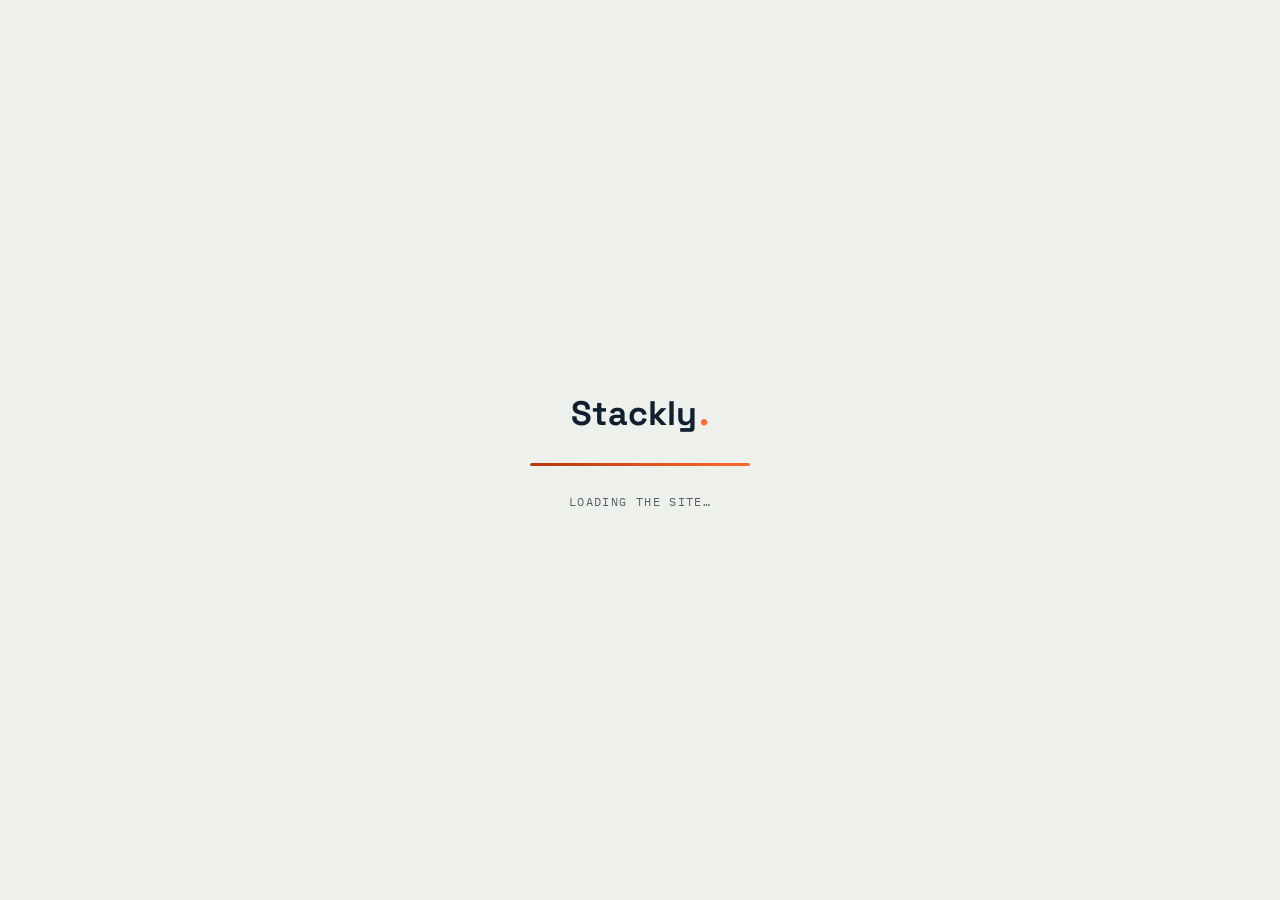
<file: index.html>
<!DOCTYPE html>
<html lang="en">
<head>
<meta charset="UTF-8" />
<meta name="viewport" content="width=device-width, initial-scale=1.0" />
<meta http-equiv="refresh" content="3;url=home.html" />
<title>Stackly — Loading</title>
<link rel="preconnect" href="https://fonts.googleapis.com" />
<link rel="preconnect" href="https://fonts.gstatic.com" crossorigin />
<link href="https://fonts.googleapis.com/css2?family=Space+Grotesk:wght@600;700&family=IBM+Plex+Mono:wght@400;500&display=swap" rel="stylesheet" />
<style>
  :root{
    --ink:#10202F;
    --paper:#EEF0EC;
    --signal:#FF6A2B;
    --rust:#B8360C;
    --slate:#55606B;
    --line:#D8DAD2;
    --font-display:'Space Grotesk', sans-serif;
    --font-mono:'IBM Plex Mono', monospace;
  }
  *{box-sizing:border-box; margin:0; padding:0;}
  html,body{
    height:100%;
    background:var(--paper);
  }
  body{
    display:flex;
    flex-direction:column;
    align-items:center;
    justify-content:center;
    gap:28px;
    min-height:100vh;
    font-family:var(--font-mono);
    overflow:hidden;
  }

  .loader-logo{
    display:flex;
    align-items:center;
    gap:2px;
    font-family:var(--font-display);
    font-weight:700;
    font-size:34px;
    color:var(--ink);
    opacity:0;
    animation:logo-in .6s ease forwards;
  }
  .loader-logo span{ color:var(--signal); }

  @keyframes logo-in{
    from{ opacity:0; transform:translateY(8px); }
    to{ opacity:1; transform:translateY(0); }
  }

  .loader-track{
    width:220px;
    height:3px;
    border-radius:999px;
    background:var(--line);
    overflow:hidden;
  }
  .loader-fill{
    height:100%;
    width:0%;
    border-radius:999px;
    background:linear-gradient(90deg, var(--rust), var(--signal));
    animation:fill-progress 2.6s cubic-bezier(.2,.7,.2,1) .3s forwards;
  }
  @keyframes fill-progress{
    from{ width:0%; }
    to{ width:100%; }
  }

  .loader-caption{
    font-size:11.5px;
    letter-spacing:.12em;
    text-transform:uppercase;
    color:var(--slate);
    opacity:0;
    animation:logo-in .6s ease .2s forwards;
  }

  @media (prefers-reduced-motion: reduce){
    .loader-logo, .loader-caption{ animation:none; opacity:1; }
    .loader-fill{ animation:none; width:100%; transition:none; }
  }
</style>
</head>
<body>

  <div class="loader-logo">Stackly<span>.</span></div>
  <div class="loader-track"><div class="loader-fill"></div></div>
  <div class="loader-caption">Loading The Site…</div>

  <script>
    setTimeout(function () {
      window.location.href = "home.html";
    }, 3000);
  </script>

</body>
</html>
</file>
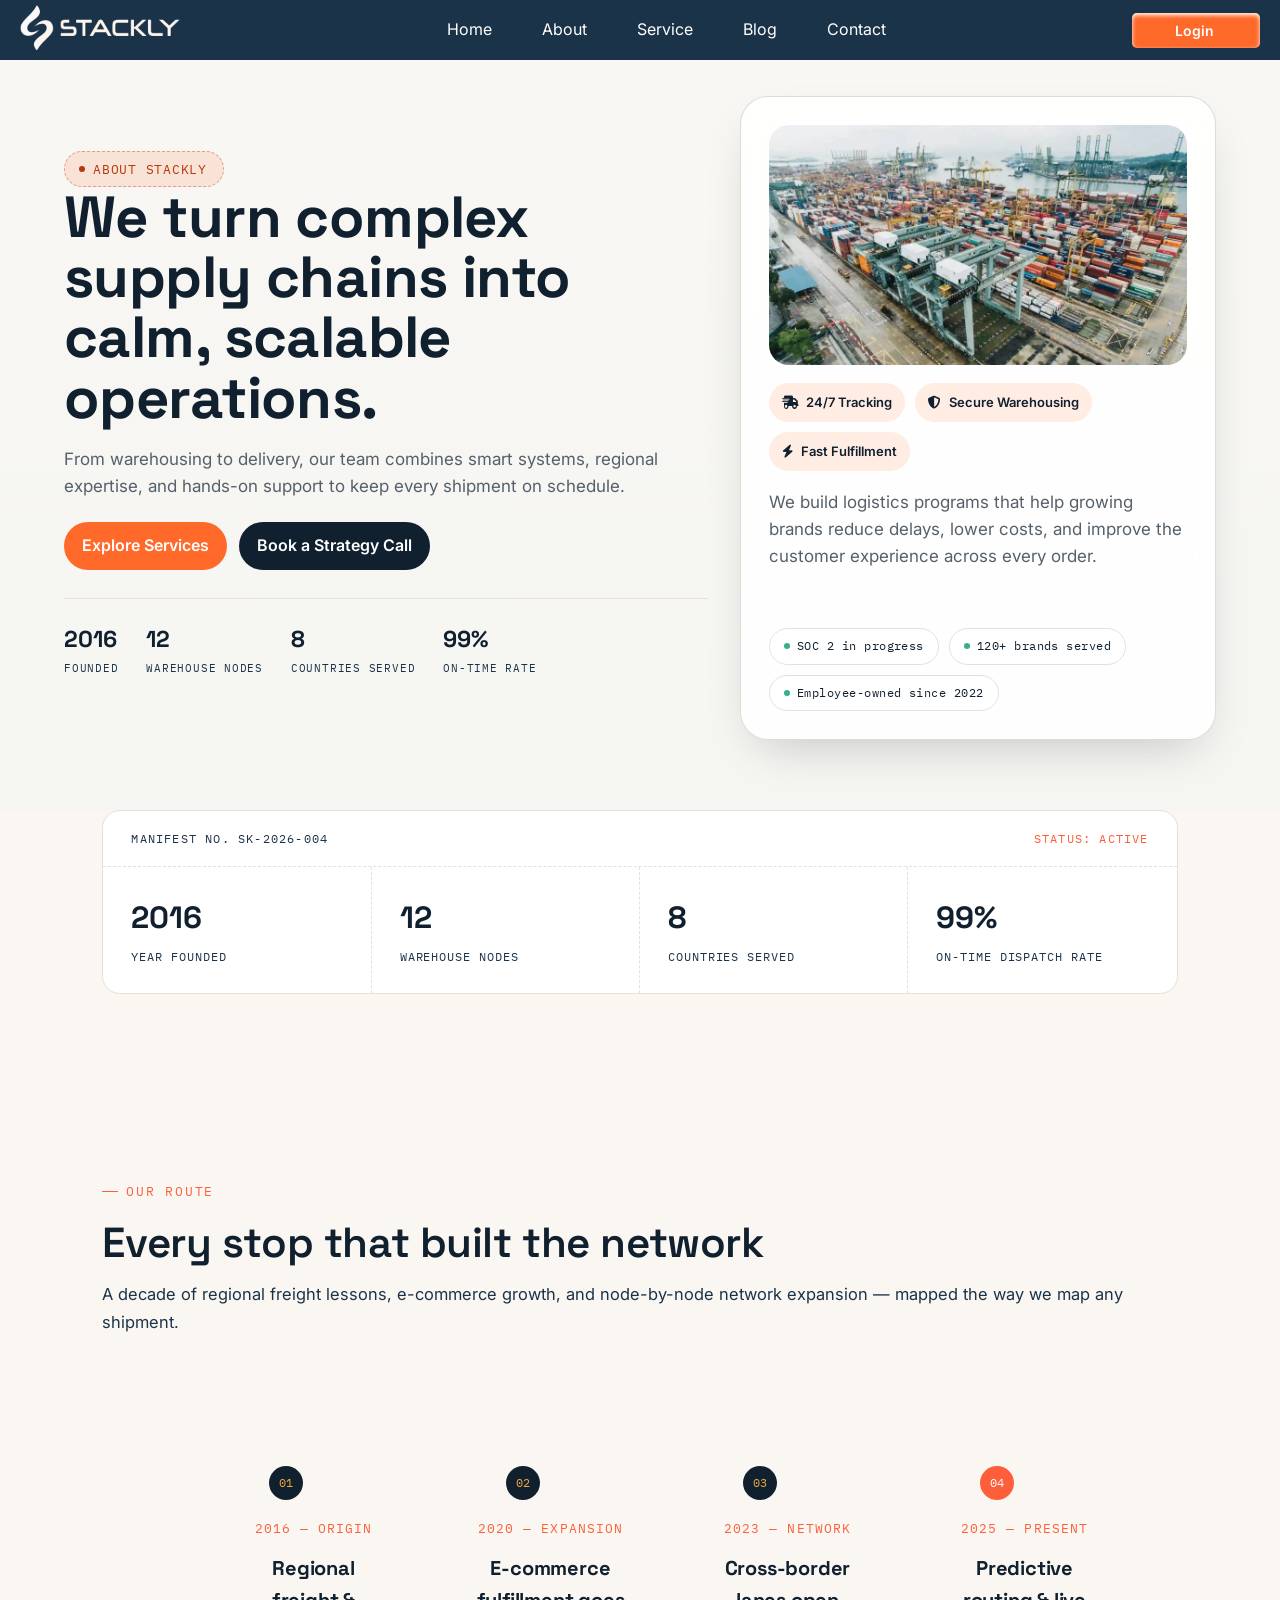
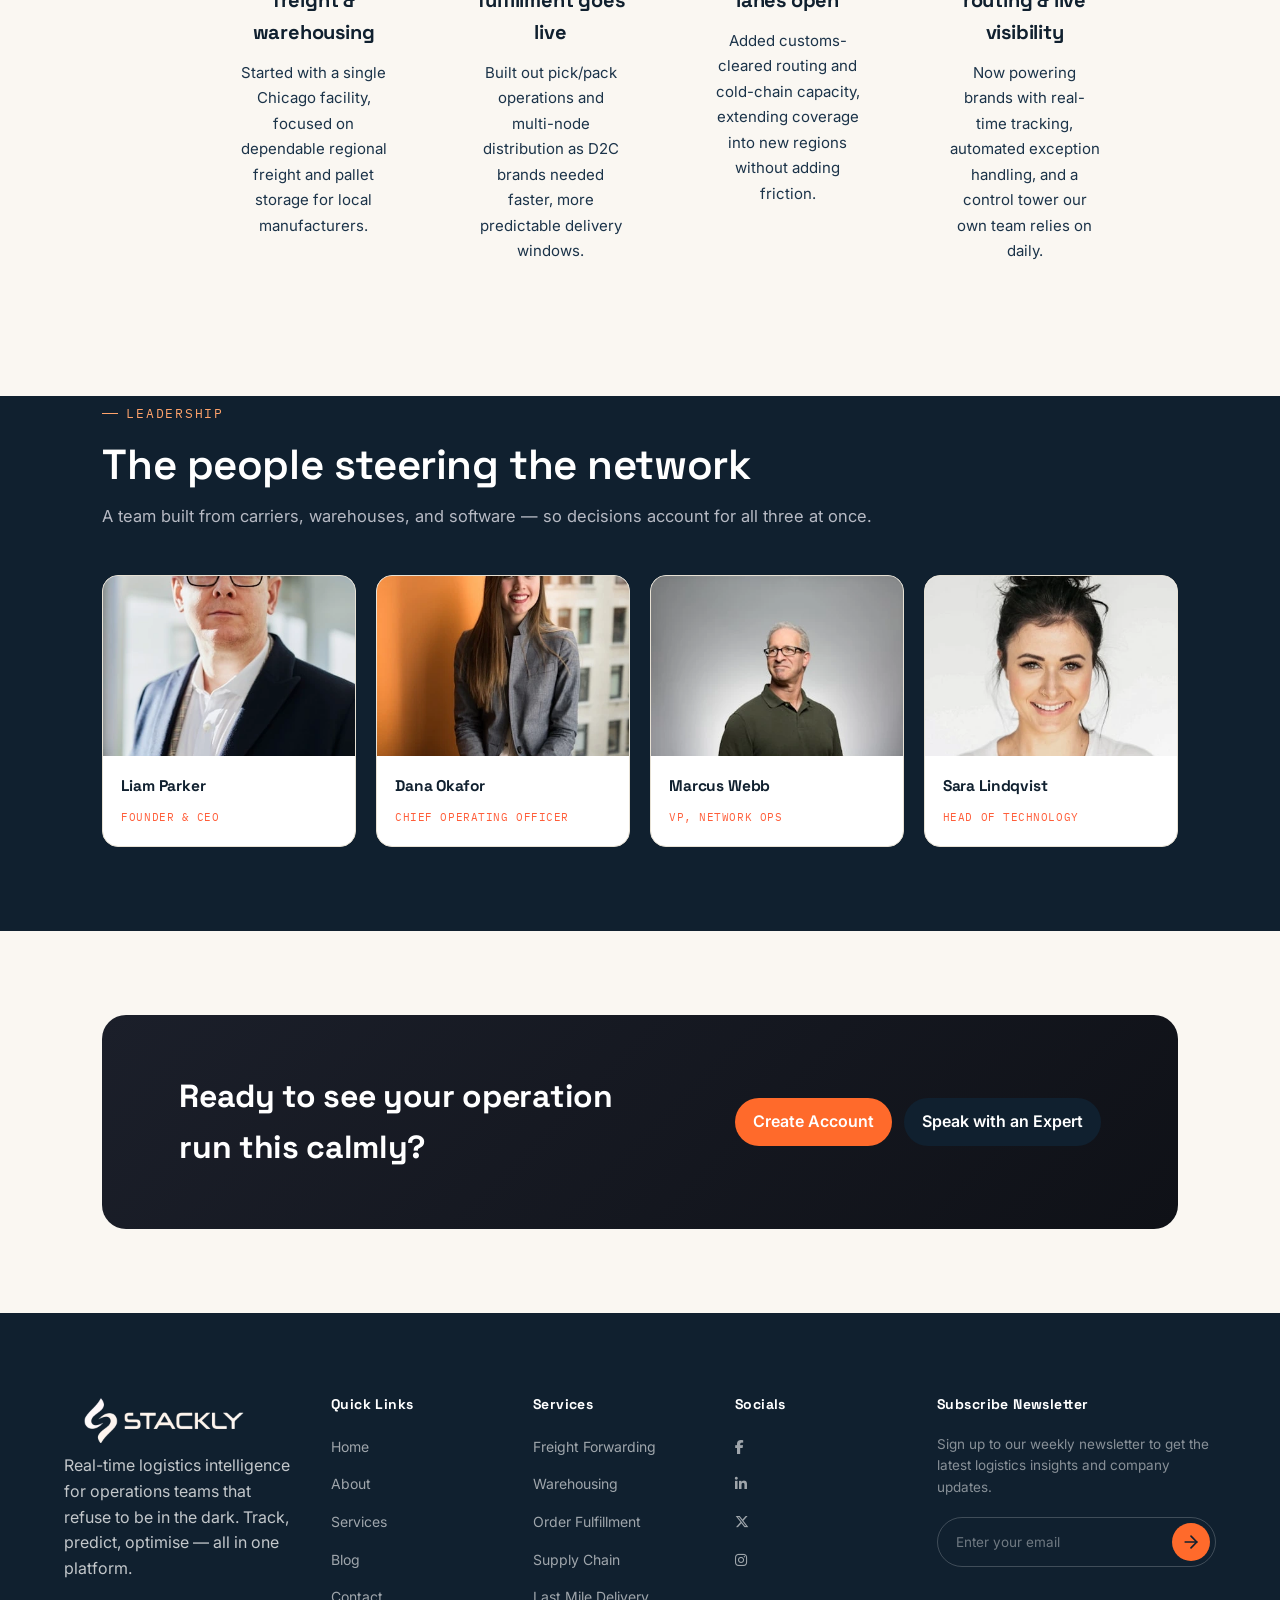
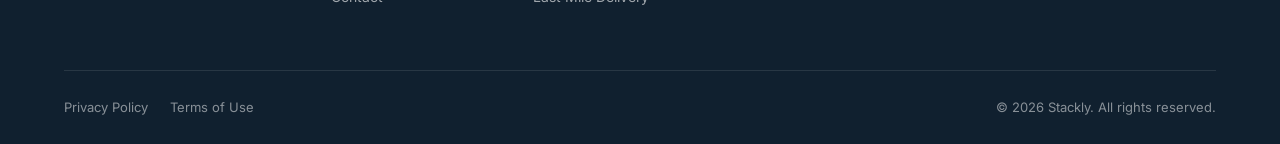
<file: about.html>
<!DOCTYPE html>
<html lang="en">
<head>
  <meta charset="UTF-8" />
  <meta name="viewport" content="width=device-width, initial-scale=1.0" />
  <title>About | Stackly Logistics</title>
  <link rel="preconnect" href="https://fonts.googleapis.com" />
  <link rel="preconnect" href="https://fonts.gstatic.com" crossorigin />
  <link href="https://fonts.googleapis.com/css2?family=Space+Grotesk:wght@500;600;700&family=Inter:wght@400;500;600;700&family=IBM+Plex+Mono:wght@400;500;600;700&display=swap" rel="stylesheet" />
  <link rel="stylesheet" href="https://cdnjs.cloudflare.com/ajax/libs/font-awesome/6.5.2/css/all.min.css" />
  <link rel="stylesheet" href="style.css" />
  <link rel="stylesheet" href="pages.css" />
</head>
<body class="page-shell">
  <nav class="nav-bar">
            <div class="logo-box">
<a href="./home.html">
                    <img src="./src/logo/Untitled design-compressed (1).webp" alt="">
                </a>            </div>
            <div class="nav-links ">
                <a href="./home.html">Home</a>
                <a href="./about.html">About</a>
                <a href="./service.html">Service</a>
                <a href="./blog.html">Blog</a>
                <a href="./contact.html">Contact</a>
            </div>
            <div class="hamburger" id="hamburger">
                <span></span>
                <span></span>
                <span></span>
 
            </div>
            <div class="login-btn">
                <a href="./login.html">
                    <Button title="Login to Tract Your order and History">Login</Button>
                </a>
            </div>
        </nav>
        <div class="mobile-nav">
            <div class="mobile-menu">
                 <a href="./home.html">Home</a>
                <a href="./about.html">About</a>
                <a href="./service.html">Service</a>
                <a href="./blog.html">Blog</a>
                <a href="./contact.html">Contact</a>
            </div>
            <div class="mobile-login-btn" id="mobile-login-btn">
                <a href="./login.html">
                    <Button title="Login to Tract Your order and History">Login</Button>
                </a>
            </div>
        </div>


  <main>
    <!-- HERO — unchanged -->
    <section class="page-hero">
      <div class="page-hero-grid">
        <div>
          <div class="section-badge">About Stackly</div>
          <h1>We turn complex supply chains into calm, scalable operations.</h1>
          <p>From warehousing to delivery, our team combines smart systems, regional expertise, and hands-on support to keep every shipment on schedule.</p>
          <div class="page-hero-actions">
            <a href="service.html" class="inline-btn">Explore Services</a>
            <a href="contact.html" class="inline-btn-dark">Book a Strategy Call</a>
          </div>
          <div class="hero-quickstats">
            <div class="hero-quickstat"><b>2016</b><span>Founded</span></div>
            <div class="hero-quickstat"><b>12</b><span>Warehouse nodes</span></div>
            <div class="hero-quickstat"><b>8</b><span>Countries served</span></div>
            <div class="hero-quickstat"><b>99%</b><span>On-time rate</span></div>
          </div>
        </div>
        <div class="page-hero-card" data-reveal="fade">
          <img class="page-hero-image" src="./src/images/image_7-compressed.webp" alt="Team reviewing logistics operations" loading="lazy">
          <div class="hero-badges">
            <span><i class="fa-solid fa-truck-fast"></i> 24/7 Tracking</span>
            <span><i class="fa-solid fa-shield-halved"></i> Secure Warehousing</span>
            <span><i class="fa-solid fa-bolt"></i> Fast Fulfillment</span>
          </div>
          <p>We build logistics programs that help growing brands reduce delays, lower costs, and improve the customer experience across every order.</p>
          <div class="hero-chip-row">
            <span class="hero-chip">SOC 2 in progress</span>
            <span class="hero-chip">120+ brands served</span>
            <span class="hero-chip">Employee-owned since 2022</span>
          </div>
        </div>
      </div>
    </section>

    <!-- MANIFEST STRIP — the numbers, read like a waybill -->
    <section class="about-manifest">
      <div class="manifest-card" data-reveal="fade">
        <div class="manifest-head">
          <span>Manifest No. SK-2026-004</span>
          <span>Status: Active</span>
        </div>
        <div class="manifest-grid">
          <div class="manifest-item">
            <span class="manifest-num">2016</span>
            <span class="manifest-label">Year founded</span>
          </div>
          <div class="manifest-item">
            <span class="manifest-num">12</span>
            <span class="manifest-label">Warehouse nodes</span>
          </div>
          <div class="manifest-item">
            <span class="manifest-num">8</span>
            <span class="manifest-label">Countries served</span>
          </div>
          <div class="manifest-item">
            <span class="manifest-num">99%</span>
            <span class="manifest-label">On-time dispatch rate</span>
          </div>
        </div>
      </div>
    </section>

    <!-- ROUTE — company history as a shipping route, not a generic timeline slab -->
    <section class="sk-section about-route">
      <span class="sk-eyebrow">Our Route</span>
      <h2 class="sk-h2">Every stop that built the network</h2>
      <p class="sk-lede">A decade of regional freight lessons, e-commerce growth, and node-by-node network expansion — mapped the way we map any shipment.</p>

      <div class="route-line-wrap" data-reveal="fade">
        <div class="route-stop">
          <div class="route-dot">01</div>
          <span class="route-year">2016 — Origin</span>
          <h3>Regional freight & warehousing</h3>
          <p>Started with a single Chicago facility, focused on dependable regional freight and pallet storage for local manufacturers.</p>
        </div>
        <div class="route-stop">
          <div class="route-dot">02</div>
          <span class="route-year">2020 — Expansion</span>
          <h3>E-commerce fulfillment goes live</h3>
          <p>Built out pick/pack operations and multi-node distribution as D2C brands needed faster, more predictable delivery windows.</p>
        </div>
        <div class="route-stop">
          <div class="route-dot">03</div>
          <span class="route-year">2023 — Network</span>
          <h3>Cross-border lanes open</h3>
          <p>Added customs-cleared routing and cold-chain capacity, extending coverage into new regions without adding friction.</p>
        </div>
        <div class="route-stop is-current">
          <div class="route-dot">04</div>
          <span class="route-year">2025 — Present</span>
          <h3>Predictive routing & live visibility</h3>
          <p>Now powering brands with real-time tracking, automated exception handling, and a control tower our own team relies on daily.</p>
        </div>
      </div>
    </section>

    <!-- PRINCIPLES — dark panel, operating principles as a running ledger -->
   

    <!-- LEADERSHIP -->
    <section class="sk-section sk-section--dark" style="padding-top:0;">
      <span class="sk-eyebrow">Leadership</span>
      <h2 class="sk-h2">The people steering the network</h2>
      <p class="sk-lede">A team built from carriers, warehouses, and software — so decisions account for all three at once.</p>

      <div class="team-grid" data-reveal="fade">
        <div class="team-card">
          <img src="./src/person/image25-compressed.webp" alt="Liam Parker, Founder and CEO" loading="lazy">
          <div class="team-card-body">
            <h4>Liam Parker</h4>
            <span>Founder &amp; CEO</span>
          </div>
        </div>
        <div class="team-card">
          <img src="./src/person/image26-compressed.webp" alt="Dana Okafor, COO" loading="lazy">
          <div class="team-card-body">
            <h4>Dana Okafor</h4>
            <span>Chief Operating Officer</span>
          </div>
        </div>
        <div class="team-card">
          <img src="./src/person/image27-compressed.webp" alt="Marcus Webb, VP Network" loading="lazy">
          <div class="team-card-body">
            <h4>Marcus Webb</h4>
            <span>VP, Network Ops</span>
          </div>
        </div>
        <div class="team-card">
          <img src="./src/person/image28-compressed.webp" alt="Sara Lindqvist, Head of Technology" loading="lazy">
          <div class="team-card-body">
            <h4>Sara Lindqvist</h4>
            <span>Head of Technology</span>
          </div>
        </div>
      </div>
    </section>

   
    <!-- CLOSING CTA -->
    <section class="sk-section sk-cta-section">
      <div class="cta-panel" data-reveal="fade">
        <h2>Ready to see your operation run this calmly?</h2>
        <div class="page-hero-actions">
          <a href="signup.html" class="inline-btn">Create Account</a>
          <a href="contact.html" class="inline-btn-dark">Speak with an Expert</a>
        </div>
      </div>
    </section>
  </main>
<footer class="footer-block">
    <div class="footer-main-layout">

        <!-- Brand -->
        <div class="footer-brand-column" data-reveal="fade">
            <div class="logo-box">
                <a href="./home.html">
                    <img src="./src/logo/Untitled design-compressed (1).webp" alt="Stackly Logo">
                </a>
            </div>

            <p class="footer-desc">
                Real-time logistics intelligence for operations teams that refuse to be in the dark.
                Track, predict, optimise — all in one platform.
            </p>
        </div>

        <!-- Quick Links -->
        <div class="footer-nav-column" data-reveal="fade">
            <h4>Quick Links</h4>
            <ul>
                <li><a href="index.html">Home</a></li>
                <li><a href="about.html">About</a></li>
                <li><a href="service.html">Services</a></li>
                <li><a href="blog.html">Blog</a></li>
                <li><a href="contact.html">Contact</a></li>
            </ul>
        </div>

        <!-- Services -->
        <div class="footer-nav-column" data-reveal="fade">
            <h4>Services</h4>
            <ul>
                <li><a href="404.html">Freight Forwarding</a></li>
                <li><a href="404.html">Warehousing</a></li>
                <li><a href="404.html">Order Fulfillment</a></li>
                <li><a href="404.html">Supply Chain</a></li>
                <li><a href="404.html">Last Mile Delivery</a></li>
            </ul>
        </div>

        <!-- Social -->
        <div class="footer-nav-column" data-reveal="fade">
                <h4>Socials</h4>
                  <ul class="social-links">
                <li><a href="404.html"><i class="fa-brands fa-facebook-f"></i></a></li>
                <li><a href="404.html"><i class="fa-brands fa-linkedin-in"></i></a></li>
                <li><a href="404.html"><i class="fa-brands fa-x-twitter"></i></a></li>
                <li><a href="404.html"><i class="fa-brands fa-instagram"></i> </a></li>
            </ul>
            </div>

        <!-- Newsletter -->
        <div class="footer-nav-column newsletter-wrapper" data-reveal="fade">
            <h4>Subscribe Newsletter</h4>
            <p>Sign up to our weekly newsletter to get the latest logistics insights and company updates.</p>

            <div class="newsletter-field-box">
                <input type="email" placeholder="Enter your email" required>

                <button class="btn-news-submit" aria-label="Submit email address">
                    <svg viewBox="0 0 24 24" fill="none" stroke="currentColor" stroke-width="2.5" stroke-linecap="round" stroke-linejoin="round">
                        <line x1="5" y1="12" x2="19" y2="12"/>
                        <polyline points="12 5 19 12 12 19"/>
                    </svg>
                </button>
            </div>
        </div>

    </div>

    <div class="footer-legal-row">
        <div class="legal-links">
            <a href="404.html">Privacy Policy</a>
            <a href="404.html">Terms of Use</a>
        </div>

        <div>
            &copy; 2026 Stackly. All rights reserved.
        </div>
    </div>
</footer>

  <button class="back-to-top-btn" id="backToTopBtn" aria-label="Back to top">
    <svg viewBox="0 0 24 24" stroke-linecap="round" stroke-linejoin="round"><line x1="12" y1="19" x2="12" y2="5"></line><polyline points="5 12 12 5 19 12"></polyline></svg>
  </button>
  <script src="script.js"></script>
</body>
</html>
</file>
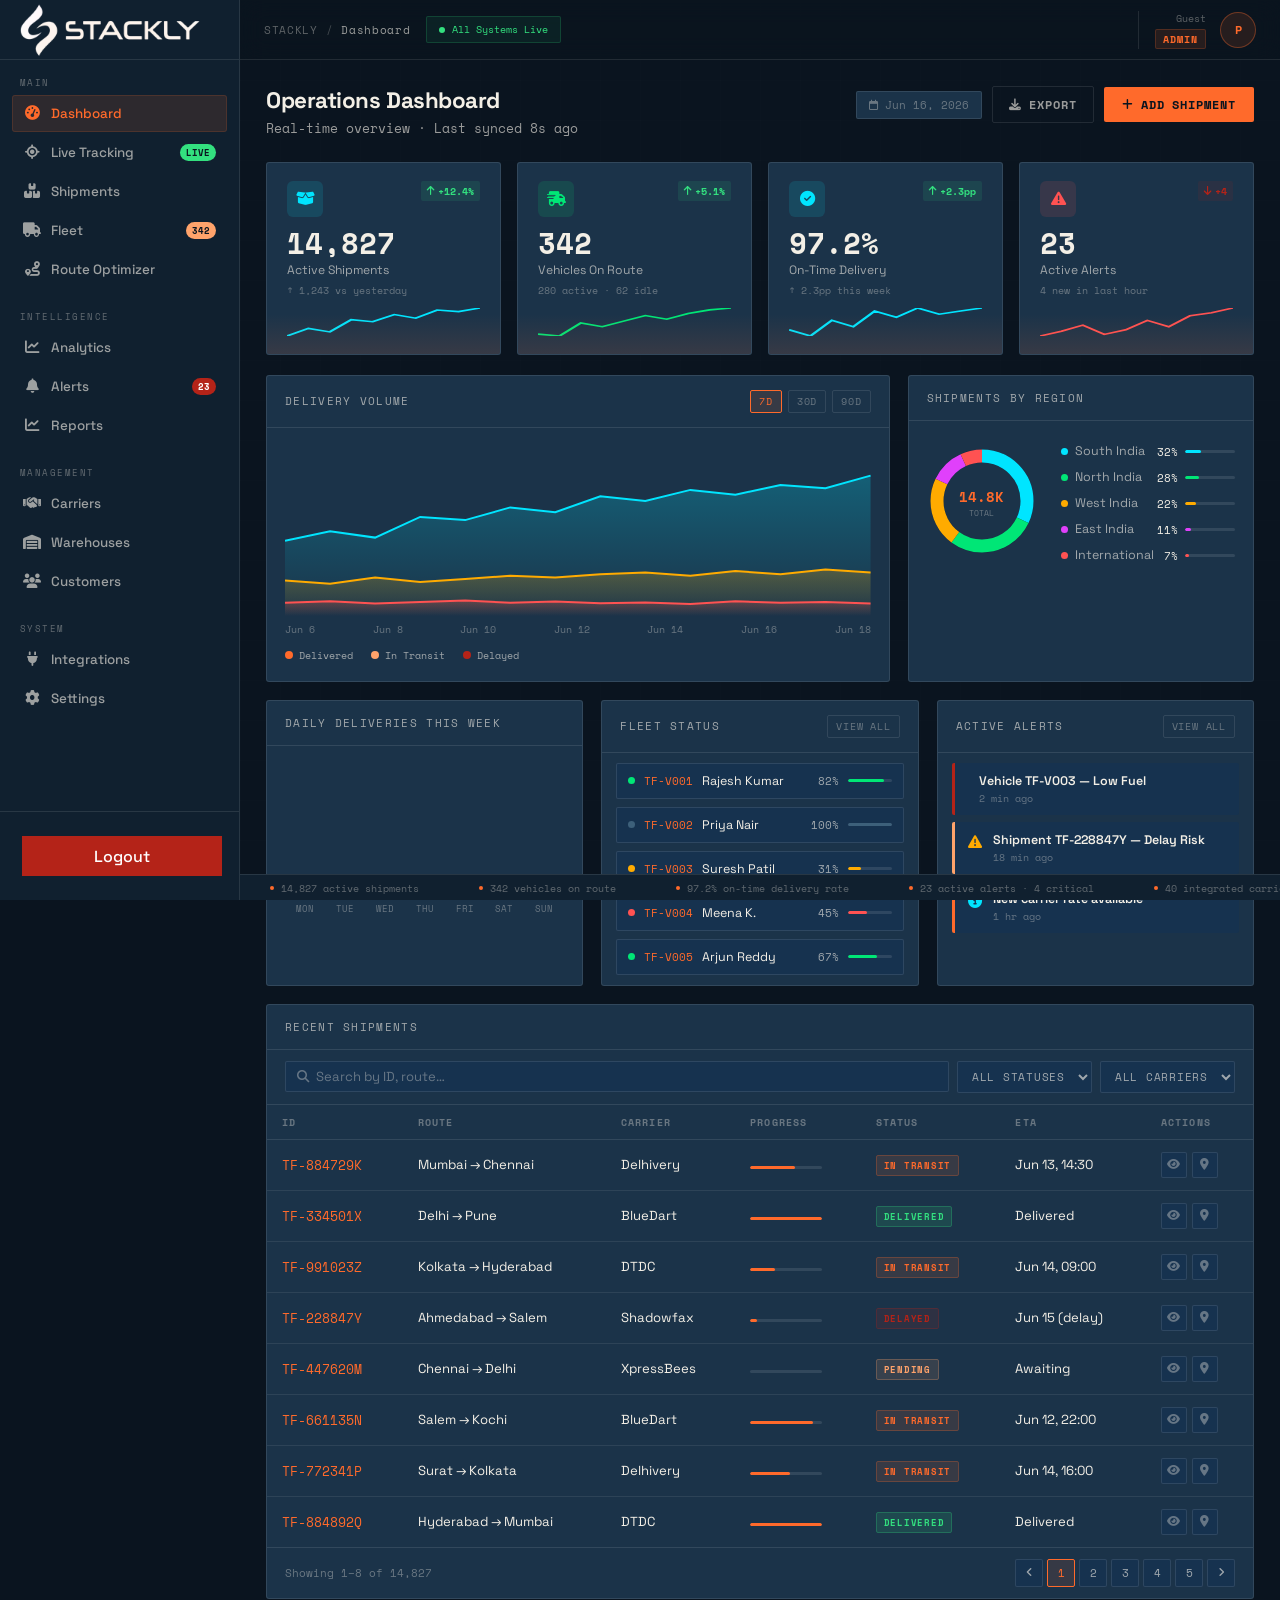
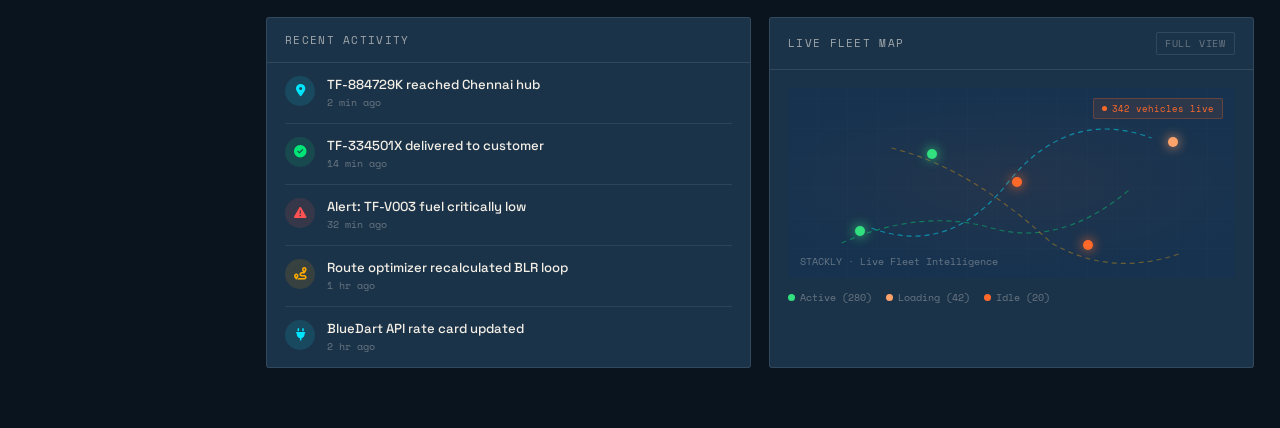
<file: admin.html>
<!DOCTYPE html>
<html lang="en">
<head>
  <meta charset="UTF-8"/>
  <meta name="viewport" content="width=device-width, initial-scale=1.0"/>
  <title>STACKLY — Admin Dashboard</title>
  <link href="https://fonts.googleapis.com/css2?family=Space+Grotesk:wght@300;400;500;600;700&family=Space+Mono:wght@400;700&display=swap" rel="stylesheet"/>
  <link rel="stylesheet" href="https://cdnjs.cloudflare.com/ajax/libs/font-awesome/6.5.0/css/all.min.css"/>
  <link rel="stylesheet" href="./dashboard.css">
</head>
<body>

<div class="sidebar-overlay" id="overlay" onclick="closeSidebar()"></div>

<!-- ════ SIDEBAR ════ -->
<aside class="sidebar" id="sidebar">
  <div class="sidebar-header">
    <div class="sidebar-logo"><a href="./home.html">
                    <img src="./src/logo/Untitled design-compressed (1).webp" alt="">
                </a>
  </div>
  </div>

  <div class="nav-section">
    <div class="nav-section-label">Main</div>
    <div class="nav-item active" data-page="dashboard"><i class="fa-solid fa-gauge-high"></i> Dashboard</div>
    <div class="nav-item" data-page="tracking"><i class="fa-solid fa-location-crosshairs"></i> Live Tracking <span class="nav-badge green">LIVE</span></div>
    <div class="nav-item" data-page="shipments"><i class="fa-solid fa-boxes-stacked"></i> Shipments</div>
    <div class="nav-item" data-page="fleet"><i class="fa-solid fa-truck"></i> Fleet <span class="nav-badge amber">342</span></div>
    <div class="nav-item" data-page="routes"><i class="fa-solid fa-route"></i> Route Optimizer</div>
  </div>
  <div class="nav-section">
    <div class="nav-section-label">Intelligence</div>
    <div class="nav-item" data-page="analytics"><i class="fa-solid fa-chart-line"></i> Analytics</div>
    <div class="nav-item" data-page="alerts"><i class="fa-solid fa-bell"></i> Alerts <span class="nav-badge">23</span></div>
    <div class="nav-item" data-page="reports"><i class="fa-solid fa-chart-line"></i> Reports</div>
  </div>
  <div class="nav-section">
    <div class="nav-section-label">Management</div>
    <div class="nav-item" data-page="carriers"><i class="fa-solid fa-handshake"></i> Carriers</div>
    <div class="nav-item" data-page="warehouses"><i class="fa-solid fa-warehouse"></i> Warehouses</div>
    <div class="nav-item" data-page="customers"><i class="fa-solid fa-users"></i> Customers</div>
  </div>
  <div class="nav-section">
    <div class="nav-section-label">System</div>
    <div class="nav-item" data-page="integrations"><i class="fa-solid fa-plug"></i> Integrations</div>
    <div class="nav-item" data-page="settings"><i class="fa-solid fa-gear"></i> Settings</div>
  </div>

  <div class="sidebar-footer">
    <div class="user-card">
      <div>
        <a href="./login.html"><button>Logout</button></a>
      </div>
    </div>
  </div>
</aside>

<!-- ════ TOPBAR ════ -->
<header class="topbar" id="topbar">
  <button class="topbar-hamburger"
          onclick="toggleSidebar()"
          aria-label="Toggle navigation">
    <i class="fa-solid fa-bars"></i>
  </button>

  <div class="topbar-breadcrumb">
    STACKLY <span class="sep">/</span>
    <span id="topbarPageName">Dashboard</span>
  </div>

  <div class="topbar-live">
    <div class="live-blink"></div>
    All Systems Live
  </div>

  <div class="topbar-user">

   <div class="topbar-user-info">
    <div class="topbar-user-email">
        <span id="emailuser">Guest</span>
    </div>
    <div class="topbar-user-role">Admin</div>
</div>

    <div class="topbar-avatar"
         onclick="showToast('Account','Opening profile settings...')">
      P
    </div>


  </div>
</header>


<!-- ════ MAIN ════ -->
<main class="main" id="main">

  <!-- ══ DASHBOARD ══ -->
  <div class="page-view active" id="page-dashboard">
    <div class="page-header">
      <div><div class="page-title-txt">Operations Dashboard</div><div class="page-subtitle">Real-time overview · Last synced 8s ago</div></div>
      <div class="page-actions">
        <div class="date-badge"><i class="fa-regular fa-calendar" style="margin-right:6px"></i>Jun 16, 2026</div>
        <button class="btn-ghost" onclick="showToast('Export','Generating CSV report...')"><i class="fa-solid fa-download"></i> Export</button>
        <button class="btn-primary" onclick="showToast('New shipment','Opening creation form...')"><i class="fa-solid fa-plus"></i> Add Shipment</button>
      </div>
    </div>
    <div class="kpi-grid" id="kpiGrid"></div>
    <div class="dash-grid">
      <div class="card">
        <div class="card-header">
          <div class="card-title">Delivery Volume</div>
          <div class="card-actions">
            <div class="card-pill active" onclick="setPill(this)">7D</div>
            <div class="card-pill" onclick="setPill(this)">30D</div>
            <div class="card-pill" onclick="setPill(this)">90D</div>
          </div>
        </div>
        <div class="card-body">
          <div class="area-chart"><svg id="areaChart" viewBox="0 0 600 170" preserveAspectRatio="none"></svg></div>
          <div class="chart-x-labels" id="chartXLabels"></div>
          <div class="chart-legend">
            <div class="legend-item"><div class="legend-dot" style="background:var(--cyan)"></div>Delivered</div>
            <div class="legend-item"><div class="legend-dot" style="background:var(--amber)"></div>In Transit</div>
            <div class="legend-item"><div class="legend-dot" style="background:var(--red)"></div>Delayed</div>
          </div>
        </div>
      </div>
      <div class="card">
        <div class="card-header"><div class="card-title">Shipments by Region</div></div>
        <div class="card-body">
          <div class="donut-wrap">
            <div class="donut-svg-wrap">
              <svg id="donutSvg" width="110" height="110" viewBox="0 0 110 110"></svg>
              <div class="donut-center-val"><div class="donut-cv">14.8K</div><div class="donut-cl">Total</div></div>
            </div>
            <div class="donut-legend" id="donutLegend"></div>
          </div>
        </div>
      </div>
    </div>
    <div class="mid-grid">
      <div class="card">
        <div class="card-header"><div class="card-title">Daily Deliveries This Week</div></div>
        <div class="card-body">
          <div class="bar-chart-wrap" id="barChart"></div>
          <div style="display:flex;justify-content:space-between;margin-top:8px" id="barLabels"></div>
        </div>
      </div>
      <div class="card">
        <div class="card-header"><div class="card-title">Fleet Status</div><div class="card-actions"><div class="card-pill" onclick="navigate('fleet')">View All</div></div></div>
        <div class="card-body" style="padding:10px 14px"><div class="fleet-mini" id="fleetMini"></div></div>
      </div>
      <div class="card">
        <div class="card-header"><div class="card-title">Active Alerts</div><div class="card-actions"><div class="card-pill" onclick="navigate('alerts')">View All</div></div></div>
        <div class="card-body" style="padding:10px 14px"><div class="alert-mini" id="alertMini"></div></div>
      </div>
    </div>
    <div class="card table-card">
      <div class="card-header"><div class="card-title">Recent Shipments</div></div>
      <div class="table-filters">
        <div class="table-search"><i class="fa-solid fa-magnifying-glass"></i><input type="text" placeholder="Search by ID, route…"/></div>
        <select class="filter-select"><option>All Statuses</option><option>In Transit</option><option>Delivered</option><option>Delayed</option></select>
        <select class="filter-select"><option>All Carriers</option><option>Delhivery</option><option>BlueDart</option><option>DTDC</option></select>
      </div>
      <div style="overflow-x:auto"><table class="data-table"><thead><tr><th>ID</th><th>Route</th><th class="hide-sm">Carrier</th><th>Progress</th><th>Status</th><th class="hide-sm">ETA</th><th>Actions</th></tr></thead><tbody id="shipmentsTable"></tbody></table></div>
      <div class="table-pagination">
        <div class="pagination-info">Showing 1–8 of 14,827</div>
        <div class="pagination-btns" id="paginBtns"></div>
      </div>
    </div>
    <div class="bottom-grid">
      <div class="card">
        <div class="card-header"><div class="card-title">Recent Activity</div></div>
        <div class="card-body" style="padding:0 18px"><div class="activity-list" id="activityList"></div></div>
      </div>
      <div class="card">
        <div class="card-header"><div class="card-title">Live Fleet Map</div><div class="card-actions"><div class="card-pill" onclick="navigate('fleet')">Full View</div></div></div>
        <div class="card-body">
          <div class="map-widget">
            <div class="map-grid-inner"></div><div class="map-glow"></div>
            <svg class="map-route-svg" viewBox="0 0 400 190" fill="none">
              <path d="M60 140 Q140 170 200 90 Q260 20 340 50" stroke="#00e5ff" stroke-width="1.2" stroke-dasharray="5 4" opacity=".5"/>
              <path d="M30 155 Q110 120 180 140 Q250 160 320 100" stroke="#00e676" stroke-width="1.2" stroke-dasharray="5 4" opacity=".4"/>
              <path d="M80 60 Q160 80 240 155 Q300 190 370 165" stroke="#ffab00" stroke-width="1.2" stroke-dasharray="5 4" opacity=".35"/>
            </svg>
            <div class="map-pin" style="top:73%;left:15%;background:var(--green);box-shadow:0 0 12px var(--green)"></div>
            <div class="map-pin" style="top:47%;left:50%;background:var(--cyan);box-shadow:0 0 12px var(--cyan);animation-delay:.5s"></div>
            <div class="map-pin" style="top:26%;left:85%;background:var(--amber);box-shadow:0 0 12px var(--amber);animation-delay:1s"></div>
            <div class="map-pin" style="top:80%;left:66%;background:var(--cyan);box-shadow:0 0 12px var(--cyan);animation-delay:.3s"></div>
            <div class="map-pin" style="top:32%;left:31%;background:var(--green);box-shadow:0 0 12px var(--green);animation-delay:.8s"></div>
            <div class="live-badge"><div class="live-dot"></div>342 vehicles live</div>
            <div class="map-label">STACKLY · Live Fleet Intelligence</div>
          </div>
          <div style="display:flex;gap:14px;margin-top:12px;flex-wrap:wrap;">
            <span style="font-family:var(--mono);font-size:.62rem;color:var(--text-3);display:flex;align-items:center;gap:5px;"><span style="width:7px;height:7px;border-radius:50%;background:var(--green);display:inline-block"></span>Active (280)</span>
            <span style="font-family:var(--mono);font-size:.62rem;color:var(--text-3);display:flex;align-items:center;gap:5px;"><span style="width:7px;height:7px;border-radius:50%;background:var(--amber);display:inline-block"></span>Loading (42)</span>
            <span style="font-family:var(--mono);font-size:.62rem;color:var(--text-3);display:flex;align-items:center;gap:5px;"><span style="width:7px;height:7px;border-radius:50%;background:var(--cyan);display:inline-block"></span>Idle (20)</span>
          </div>
        </div>
      </div>
    </div>
  </div>

  <!-- ══ LIVE TRACKING ══ -->
  <div class="page-view" id="page-tracking">
    <div class="page-header">
      <div><div class="page-title-txt">Live Tracking</div><div class="page-subtitle">Real-time shipment location · Updated every 8 seconds</div></div>
      <div class="page-actions"><button class="btn-primary" onclick="showToast('Alert set','You will be notified on status change.')"><i class="fa-solid fa-bell"></i> Set Alert</button></div>
    </div>
    <div class="tracking-layout">
      <div>
        <div class="track-input-wrap">
          <input class="track-input" id="trackInput" type="text" placeholder="TF-2024-XXXXXXXXX" />
          <button class="track-btn" onclick="showToast('Tracking','Located shipment · 62% complete · ETA Jun 13, 14:30')"><i class="fa-solid fa-magnifying-glass"></i> TRACK</button>
        </div>
        <div class="timeline">
          <div class="tl-item done"><div class="tl-dot"></div><div class="tl-label">STEP 1 · JUN 08</div><div class="tl-title">Order Collected</div><div class="tl-meta">Mumbai Warehouse Hub · 09:14 IST</div></div>
          <div class="tl-item done"><div class="tl-dot"></div><div class="tl-label">STEP 2 · JUN 09</div><div class="tl-title">Departed Origin Hub</div><div class="tl-meta">BOM Cargo Terminal · 22:45 IST</div></div>
          <div class="tl-item active"><div class="tl-dot"></div><div class="tl-label">STEP 3 · NOW</div><div class="tl-title">In Transit — Chennai Hub</div><div class="tl-meta">Estimated arrival in 3h 22m · On schedule</div></div>
          <div class="tl-item"><div class="tl-dot"></div><div class="tl-label">STEP 4 · JUN 13</div><div class="tl-title">Out for Delivery</div><div class="tl-meta">Local delivery partner assignment pending</div></div>
          <div class="tl-item"><div class="tl-dot"></div><div class="tl-label">STEP 5 · JUN 13</div><div class="tl-title">Delivered</div><div class="tl-meta">Signature required at destination</div></div>
        </div>
      </div>
      <div class="map-box">
        <div class="map-box-inner"></div><div class="map-box-glow"></div>
        <svg style="position:absolute;inset:0;width:100%;height:100%;" viewBox="0 0 600 360" fill="none">
          <path d="M90 234 Q200 280 300 144 Q380 60 480 72" stroke="#00e5ff" stroke-width="1.5" stroke-dasharray="5 4" opacity=".6"/>
        </svg>
        <div class="map-pin" style="top:65%;left:15%;background:var(--green);box-shadow:0 0 14px var(--green)"></div>
        <div class="map-pin" style="top:40%;left:50%;background:var(--cyan);box-shadow:0 0 14px var(--cyan);animation-delay:.5s"></div>
        <div class="map-pin" style="top:20%;left:80%;background:var(--amber);box-shadow:0 0 14px var(--amber);animation-delay:1s"></div>
        <div style="position:absolute;bottom:12px;left:12px;font-family:var(--mono);font-size:.62rem;color:var(--text-2)">LIVE · TRACKING ACTIVE</div>
      </div>
    </div>
  </div>

  <!-- ══ SHIPMENTS (full table) ══ -->
  <div class="page-view" id="page-shipments">
    <div class="page-header">
      <div><div class="page-title-txt">Shipments</div><div class="page-subtitle">All active and historical shipments · 14,827 records</div></div>
      <div class="page-actions">
        <button class="btn-ghost" onclick="showToast('Export','Downloading shipments CSV...')"><i class="fa-solid fa-download"></i> Export</button>
        <button class="btn-primary" onclick="showToast('New shipment','Opening form...')"><i class="fa-solid fa-plus"></i> New Shipment</button>
      </div>
    </div>
    <div class="card">
      <div class="table-filters">
        <div class="table-search"><i class="fa-solid fa-magnifying-glass"></i><input type="text" placeholder="Search ID, route, carrier…"/></div>
        <select class="filter-select"><option>All Statuses</option><option>In Transit</option><option>Delivered</option><option>Delayed</option><option>Pending</option></select>
        <select class="filter-select"><option>All Carriers</option><option>Delhivery</option><option>BlueDart</option><option>DTDC</option><option>Shadowfax</option></select>
        <select class="filter-select"><option>All Dates</option><option>Today</option><option>Last 7 days</option><option>Last 30 days</option></select>
      </div>
      <div style="overflow-x:auto"><table class="data-table"><thead><tr><th>ID</th><th>Route</th><th class="hide-sm">Carrier</th><th>Progress</th><th>Status</th><th class="hide-sm">ETA</th><th>Actions</th></tr></thead><tbody id="shipmentsTable2"></tbody></table></div>
      <div class="table-pagination">
        <div class="pagination-info">Showing 1–12 of 14,827 shipments</div>
        <div class="pagination-btns" id="paginBtns2"></div>
      </div>
    </div>
  </div>

  <!-- ══ FLEET ══ -->
  <div class="page-view" id="page-fleet">
    <div class="page-header">
      <div><div class="page-title-txt">Fleet Management</div><div class="page-subtitle">342 vehicles tracked · 280 active on route</div></div>
      <div class="page-actions">
        <button class="btn-ghost" onclick="showToast('Export','Generating fleet report...')"><i class="fa-solid fa-download"></i> Export</button>
        <button class="btn-primary" onclick="showToast('Add vehicle','Opening vehicle registration...')"><i class="fa-solid fa-plus"></i> Add Vehicle</button>
      </div>
    </div>
    <div class="card">
      <div class="table-filters">
        <div class="table-search"><i class="fa-solid fa-magnifying-glass"></i><input type="text" placeholder="Search vehicle ID or driver…"/></div>
        <select class="filter-select"><option>All Status</option><option>Active</option><option>Idle</option><option>Maintenance</option></select>
      </div>
      <div style="overflow-x:auto"><table class="fleet-full-table" id="fleetFullTable"><thead><tr><th>Vehicle</th><th>Driver</th><th class="hide-sm">Location</th><th>Cargo</th><th>Fuel</th><th>ETA</th><th>Status</th><th>Actions</th></tr></thead><tbody id="fleetTableBody"></tbody></table></div>
    </div>
  </div>

  <!-- ══ ROUTE OPTIMIZER ══ -->
  <div class="page-view" id="page-routes">
    <div class="page-header">
      <div><div class="page-title-txt">Route Optimizer</div><div class="page-subtitle">AI-powered routing · Recalculates every 90 seconds</div></div>
      <div class="page-actions"><button class="btn-primary" onclick="recalcRoutes()"><i class="fa-solid fa-arrows-rotate"></i> Recalculate Now</button></div>
    </div>
    <div style="display:grid;grid-template-columns:1fr 1.4fr;gap:18px" id="routeLayout">
      <div style="display:flex;flex-direction:column;gap:10px" id="routeList2"></div>
      <div class="card" id="routeDetail2"><div class="card-body" style="color:var(--text-2);font-size:.85rem">Select a route to view details.</div></div>
    </div>
  </div>

  <!-- ══ ANALYTICS ══ -->
  <div class="page-view" id="page-analytics">
    <div class="page-header">
      <div><div class="page-title-txt">Analytics</div><div class="page-subtitle">Performance insights · Last 30 days</div></div>
      <div class="page-actions">
        <button class="btn-ghost" onclick="showToast('Export','Downloading analytics report...')"><i class="fa-solid fa-download"></i> Export</button>
      </div>
    </div>
    <div class="analytics-kpi-row" id="analyticsKpi"></div>
    <div class="analytics-big">
      <div class="card">
        <div class="card-header"><div class="card-title">30-Day Delivery Performance</div></div>
        <div class="card-body"><div class="area-chart"><svg id="areaChart2" viewBox="0 0 600 170" preserveAspectRatio="none"></svg></div><div class="chart-x-labels" id="chartXLabels2"></div></div>
      </div>
      <div class="card">
        <div class="card-header"><div class="card-title">Key Metrics</div></div>
        <div class="card-body" style="padding:0"><table class="metric-table" id="metricsTable"></table></div>
      </div>
    </div>
  </div>

  <!-- ══ ALERTS ══ -->
  <div class="page-view" id="page-alerts">
    <div class="page-header">
      <div><div class="page-title-txt">Alerts & Exceptions</div><div class="page-subtitle">23 active alerts · 4 critical requiring action</div></div>
      <div class="page-actions">
        <button class="btn-ghost" onclick="showToast('Dismissed','All info alerts cleared.')"><i class="fa-solid fa-check-double"></i> Dismiss All Info</button>
        <button class="btn-primary" onclick="showToast('Alert rule','Opening rule builder...')"><i class="fa-solid fa-plus"></i> New Rule</button>
      </div>
    </div>
    <div class="alerts-full-list" id="alertsFullList"></div>
  </div>

  <!-- ══ REPORTS ══ -->
  <div class="page-view" id="page-reports">
    <div class="page-header">
      <div><div class="page-title-txt">Reports</div><div class="page-subtitle">Generate, schedule and download operational reports</div></div>
      <div class="page-actions"><button class="btn-primary" onclick="showToast('Report','Opening custom report builder...')"><i class="fa-solid fa-plus"></i> Custom Report</button></div>
    </div>
    <div class="reports-grid" id="reportsGrid"></div>
  </div>

  <!-- ══ CARRIERS ══ -->
  <div class="page-view" id="page-carriers">
    <div class="page-header">
      <div><div class="page-title-txt">Carriers</div><div class="page-subtitle">40 integrated carriers · Last rate sync 2h ago</div></div>
      <div class="page-actions"><button class="btn-primary" onclick="showToast('Carrier','Opening carrier onboarding...')"><i class="fa-solid fa-plus"></i> Add Carrier</button></div>
    </div>
    <div class="carriers-grid" id="carriersGrid"></div>
  </div>

  <!-- ══ WAREHOUSES ══ -->
  <div class="page-view" id="page-warehouses">
    <div class="page-header">
      <div><div class="page-title-txt">Warehouses</div><div class="page-subtitle">12 active warehouse locations</div></div>
      <div class="page-actions"><button class="btn-primary" onclick="showToast('Warehouse','Opening location setup...')"><i class="fa-solid fa-plus"></i> Add Location</button></div>
    </div>
    <div class="warehouses-grid" id="warehousesGrid"></div>
  </div>

  <!-- ══ CUSTOMERS ══ -->
  <div class="page-view" id="page-customers">
    <div class="page-header">
      <div><div class="page-title-txt">Customers</div><div class="page-subtitle">3,284 registered customers</div></div>
      <div class="page-actions">
        <button class="btn-ghost" onclick="showToast('Export','Downloading customer list...')"><i class="fa-solid fa-download"></i> Export</button>
        <button class="btn-primary" onclick="showToast('Customer','Opening customer form...')"><i class="fa-solid fa-plus"></i> Add Customer</button>
      </div>
    </div>
    <div class="card">
      <div class="table-filters"><div class="table-search"><i class="fa-solid fa-magnifying-glass"></i><input type="text" placeholder="Search by name, email…"/></div></div>
      <div style="overflow-x:auto"><table class="customers-table"><thead><tr><th>Customer</th><th>Email</th><th class="hide-sm">Shipments</th><th class="hide-sm">Spend</th><th>Status</th><th>Actions</th></tr></thead><tbody id="customersTable"></tbody></table></div>
    </div>
  </div>

  <!-- ══ INTEGRATIONS ══ -->
  <div class="page-view" id="page-integrations">
    <div class="page-header">
      <div><div class="page-title-txt">Integrations</div><div class="page-subtitle">200+ available connectors · 40 active</div></div>
      <div class="page-actions"><button class="btn-primary" onclick="showToast('Marketplace','Opening integration marketplace...')"><i class="fa-solid fa-plus"></i> Browse All</button></div>
    </div>
    <div class="integrations-grid" id="integrationsGrid"></div>
  </div>

  <!-- ══ SETTINGS ══ -->
  <div class="page-view" id="page-settings">
    <div class="page-header">
      <div><div class="page-title-txt">Settings</div><div class="page-subtitle">Account, notifications and platform configuration</div></div>
      <div class="page-actions"><button class="btn-primary" onclick="showToast('Saved','All settings saved successfully.')"><i class="fa-solid fa-floppy-disk"></i> Save Changes</button></div>
    </div>
    <div class="settings-grid">
      <div class="card">
        <div class="card-header"><div class="card-title">Profile</div></div>
        <div class="card-body">
          <div class="form-2col"><div class="form-field"><label>First Name</label><input/></div><div class="form-field"><label>Last Name</label><input/></div></div>
          <div class="form-field"><label>Work Email</label><input/></div>
          <div class="form-field"><label>Role</label><select><option selected>Admin</option><option>User</option></select></div>
          <div class="form-field"><label>Phone</label><input/></div>
          <button class="btn-primary" style="margin-top:4px" onclick="showToast('Profile saved','Your profile has been updated.')"><i class="fa-solid fa-floppy-disk"></i> Update Profile</button>
        </div>
      </div>
      <div class="card">
        <div class="card-header"><div class="card-title">Notifications</div></div>
        <div class="card-body" style="padding:0 18px" id="notifSettings"></div>
      </div>
      <div class="card">
        <div class="card-header"><div class="card-title">Security</div></div>
        <div class="card-body">
          <div class="form-field"><label>Current Password</label><input type="password" placeholder="••••••••"/></div>
          <div class="form-field"><label>New Password</label><input type="password" placeholder="••••••••"/></div>
          <div class="form-field"><label>Confirm Password</label><input type="password" placeholder="••••••••"/></div>
          <button class="btn-ghost" onclick="showToast('Password changed','Your password has been updated.')"><i class="fa-solid fa-lock"></i> Change Password</button>
        </div>
      </div>
      <div class="card">
        <div class="card-header"><div class="card-title">Platform</div></div>
        <div class="card-body" style="padding:0 18px" id="platformSettings"></div>
      </div>
    </div>
  </div>

</main>

<!-- ── TICKER ── -->
<div class="ticker-strip"><div class="ticker-inner" id="tickerInner"></div></div>
<div class="toast-container" id="toastContainer"></div>

<script>
/* ════════════════════════════════════════════════════
   DATA
   ════════════════════════════════════════════════════ */
const kpiData=[
  {icon:'fa-box-open',      ib:'rgba(0,229,255,.12)',ic:'#00e5ff',val:'14,827',label:'Active Shipments',   sub:'↑ 1,243 vs yesterday', trend:'+12.4%',up:true},
  {icon:'fa-truck-fast',    ib:'rgba(0,230,118,.12)',ic:'#00e676',val:'342',   label:'Vehicles On Route',  sub:'280 active · 62 idle',  trend:'+5.1%', up:true},
  {icon:'fa-circle-check',  ib:'rgba(0,229,255,.12)',ic:'#00e5ff',val:'97.2%', label:'On-Time Delivery',   sub:'↑ 2.3pp this week',     trend:'+2.3pp',up:true},
  {icon:'fa-triangle-exclamation',ib:'rgba(255,82,82,.12)',ic:'#ff5252',val:'23',label:'Active Alerts',  sub:'4 new in last hour',    trend:'+4',    up:false},
];
const sparkD=[[40,55,48,72,68,82,75,91,88,95],[60,58,72,68,74,80,76,82,86,88],[90,88,93,91,96,94,97,95,96,97],[5,8,12,6,9,15,11,18,20,23]];
const areaD=[[820,940,860,1120,1080,1240,1180,1380,1320,1460,1400,1520,1480,1640],[320,280,360,300,340,380,360,400,420,380,440,400,460,420],[40,60,30,50,70,40,55,35,45,25,60,40,50,30]];
const areaLbl=['Jun 6','Jun 7','Jun 8','Jun 9','Jun 10','Jun 11','Jun 12','Jun 13','Jun 14','Jun 15','Jun 16','Jun 17','Jun 18','Jun 19'];
const donutD=[{l:'South India',p:32,c:'#00e5ff'},{l:'North India',p:28,c:'#00e676'},{l:'West India',p:22,c:'#ffab00'},{l:'East India',p:11,c:'#e040fb'},{l:'International',p:7,c:'#ff5252'}];
const barD=[{d:'MON',v:1820},{d:'TUE',v:2140},{d:'WED',v:1960},{d:'THU',v:2380},{d:'FRI',v:2290},{d:'SAT',v:1540},{d:'SUN',v:980}];

const fleetD=[
  {id:'TF-V001',dr:'Rajesh Kumar',loc:'NH-44, Hyderabad',  cargo:'Electronics',fuel:82, eta:'15:40',st:'active'},
  {id:'TF-V002',dr:'Priya Nair',  loc:'Chennai Depot',     cargo:'Idle',       fuel:100,eta:'—',    st:'idle'},
  {id:'TF-V003',dr:'Suresh Patil',loc:'Pune Bypass',       cargo:'Pharma',     fuel:31, eta:'18:20',st:'low'},
  {id:'TF-V004',dr:'Meena K.',    loc:'Maintenance Bay',   cargo:'—',          fuel:45, eta:'—',    st:'maint'},
  {id:'TF-V005',dr:'Arjun Reddy', loc:'NH-48, Salem',  cargo:'FMCG',       fuel:67, eta:'16:55',st:'active'},
  {id:'TF-V006',dr:'Deepa Menon', loc:'Delhi Ring Rd',     cargo:'Textiles',   fuel:54, eta:'19:10',st:'active'},
];
const fleetFullD=[
  ...fleetD,
  {id:'TF-V007',dr:'Karthik Iyer', loc:'Surat Industrial Belt', cargo:'Chemicals',  fuel:73,eta:'17:25',st:'active'},
  {id:'TF-V008',dr:'Anjali Desai', loc:'Kolkata Port Rd',        cargo:'Idle',       fuel:96,eta:'—',    st:'idle'},
  {id:'TF-V009',dr:'Vikram Singh', loc:'NH-8, Jaipur',           cargo:'Furniture',  fuel:22,eta:'20:05',st:'low'},
  {id:'TF-V010',dr:'Lakshmi Rao',  loc:'Service Center, Kochi',  cargo:'—',          fuel:60,eta:'—',    st:'maint'},
  {id:'TF-V011',dr:'Aditya Verma', loc:'NH-19, Kanpur',          cargo:'FMCG',       fuel:88,eta:'14:10',st:'active'},
];

const alertFull=[
  {t:'crit',icon:'fa-siren-on',           ic:'#ff5252',title:'Vehicle TF-V003 — Low Fuel',                desc:'Below 30% near Pune Bypass. No fuel station within 20 km.',                  time:'2 min ago'},
  {t:'warn',icon:'fa-triangle-exclamation',ic:'#ffab00',title:'Shipment TF-228847Y — Delay Risk',         desc:'Road closure on NH-48 may add 4–6 hours to delivery window.',               time:'18 min ago'},
  {t:'info',icon:'fa-circle-info',        ic:'#00e5ff',title:'New carrier rate available',                 desc:'BlueDart has updated express rates for the Chennai corridor.',              time:'1 hr ago'},
  {t:'warn',icon:'fa-cloud-bolt',         ic:'#ffab00',title:'Weather Alert — Kochi Port',                 desc:'Cyclone advisory. Port operations suspended until further notice.',         time:'2 hr ago'},
  {t:'crit',icon:'fa-clock-rotate-left',  ic:'#ff5252',title:'SLA Breach Risk — TF-447620M',               desc:'Shipment is 4h behind schedule. Customer SLA window closes in 2h.',          time:'3 hr ago'},
  {t:'info',icon:'fa-circle-check',       ic:'#00e676',title:'On-Time Streak — 97 consecutive deliveries',desc:'Outstanding performance this week. BlueDart corridor leading.',             time:'4 hr ago'},
  {t:'crit',icon:'fa-truck-ramp-box',     ic:'#ff5252',title:'Vehicle TF-V009 — Critical Fuel',            desc:'22% remaining on NH-8 near Jaipur, nearest station 14 km ahead.',            time:'5 hr ago'},
  {t:'warn',icon:'fa-route',              ic:'#ffab00',title:'Route deviation detected — TF-V006',         desc:'Vehicle off planned route by 6 km near Delhi Ring Road.',                    time:'6 hr ago'},
];

const shipmentsD=[
  {id:'TF-884729K',route:'Mumbai → Chennai',     carrier:'Delhivery', pct:62, st:'transit',   eta:'Jun 13, 14:30'},
  {id:'TF-334501X',route:'Delhi → Pune',         carrier:'BlueDart',  pct:100,st:'delivered', eta:'Delivered'},
  {id:'TF-991023Z',route:'Kolkata → Hyderabad',  carrier:'DTDC',      pct:35, st:'transit',   eta:'Jun 14, 09:00'},
  {id:'TF-228847Y',route:'Ahmedabad → Salem',carrier:'Shadowfax', pct:10, st:'delayed',   eta:'Jun 15 (delay)'},
  {id:'TF-447620M',route:'Chennai → Delhi',      carrier:'XpressBees',pct:0,  st:'pending',   eta:'Awaiting'},
  {id:'TF-661135N',route:'Salem → Kochi',    carrier:'BlueDart',  pct:88, st:'transit',   eta:'Jun 12, 22:00'},
  {id:'TF-772341P',route:'Surat → Kolkata',      carrier:'Delhivery', pct:55, st:'transit',   eta:'Jun 14, 16:00'},
  {id:'TF-884892Q',route:'Hyderabad → Mumbai',   carrier:'DTDC',      pct:100,st:'delivered', eta:'Delivered'},
];
const shipmentsFullD=[
  ...shipmentsD,
  {id:'TF-552201R',route:'Pune → Jaipur',        carrier:'Shadowfax', pct:42, st:'transit',   eta:'Jun 14, 11:20'},
  {id:'TF-663312S',route:'Kochi → Surat',        carrier:'XpressBees',pct:0,  st:'pending',   eta:'Awaiting'},
  {id:'TF-774423T',route:'Kanpur → Chennai',     carrier:'Delhivery', pct:100,st:'delivered', eta:'Delivered'},
  {id:'TF-885534U',route:'Salem → Delhi',    carrier:'DTDC',      pct:18, st:'delayed',   eta:'Jun 16 (delay)'},
];

const activityD=[
  {ib:'rgba(0,229,255,.12)', ic:'#00e5ff',icon:'fa-location-dot',          title:'TF-884729K reached Chennai hub',          meta:'2 min ago'},
  {ib:'rgba(0,230,118,.12)', ic:'#00e676',icon:'fa-circle-check',          title:'TF-334501X delivered to customer',        meta:'14 min ago'},
  {ib:'rgba(255,82,82,.12)', ic:'#ff5252',icon:'fa-triangle-exclamation',  title:'Alert: TF-V003 fuel critically low',      meta:'32 min ago'},
  {ib:'rgba(255,171,0,.12)', ic:'#ffab00',icon:'fa-route',                 title:'Route optimizer recalculated BLR loop',   meta:'1 hr ago'},
  {ib:'rgba(0,229,255,.12)', ic:'#00e5ff',icon:'fa-plug',                  title:'BlueDart API rate card updated',          meta:'2 hr ago'},
];

const carriersD=[
  {icon:'fa-ship',  name:'Maersk India',  type:'Ocean Freight',active:128,rate:'₹12.4/kg',ot:'94%'},
  {icon:'fa-plane', name:'BlueDart',      type:'Air Express',  active:342,rate:'₹28.0/kg',ot:'97%'},
  {icon:'fa-box',   name:'Delhivery',     type:'Surface',      active:892,rate:'₹6.2/kg', ot:'96%'},
  {icon:'fa-truck', name:'DTDC Express',  type:'Surface',      active:441,rate:'₹7.8/kg', ot:'91%'},
  {icon:'fa-bolt',  name:'Shadowfax',     type:'Last-Mile',    active:267,rate:'₹9.1/kg', ot:'89%'},
  {icon:'fa-rocket',name:'XpressBees',    type:'Express',      active:198,rate:'₹11.6/kg',ot:'93%'},
];

const warehouseD=[
  {name:'Mumbai Central Hub',loc:'Andheri East, Mumbai',cap:78,inv:12840,status:'operational',color:'#00e676'},
  {name:'Delhi NCR Depot',   loc:'Gurugram, Haryana',   cap:62,inv:9210, status:'operational',color:'#00e676'},
  {name:'Chennai Hub',       loc:'Ambattur, Chennai',   cap:91,inv:7650, status:'near-full',  color:'#ffab00'},
  {name:'Salem South',   loc:'Electronic City, BLR',cap:45,inv:5320, status:'operational',color:'#00e676'},
  {name:'Kolkata Depot',     loc:'Howrah, Kolkata',     cap:38,inv:3180, status:'operational',color:'#00e676'},
  {name:'Surat Logistics Park',loc:'Hazira Road, Surat',cap:95,inv:8460, status:'near-full',  color:'#ffab00'},
];

const routesD=[
  {id:'RT-001',name:'Mumbai → Pune Corridor',     stops:4,distance:'148 km',duration:'3h 10m',saved:'22 min saved',vehicles:12,status:'optimized'},
  {id:'RT-002',name:'Delhi → Jaipur Express',     stops:3,distance:'271 km',duration:'4h 45m',saved:'35 min saved',vehicles:9, status:'optimized'},
  {id:'RT-003',name:'Chennai → Salem Loop',   stops:5,distance:'346 km',duration:'5h 50m',saved:'18 min saved',vehicles:14,status:'optimized'},
  {id:'RT-004',name:'Kolkata → Bhubaneswar',      stops:3,distance:'442 km',duration:'7h 20m',saved:'Pending recalculation',vehicles:6, status:'pending'},
  {id:'RT-005',name:'Hyderabad → Vijayawada',     stops:4,distance:'275 km',duration:'4h 35m',saved:'27 min saved',vehicles:8, status:'optimized'},
];

const analyticsKpiD=[
  {icon:'fa-clock',          ib:'rgba(0,229,255,.12)',ic:'#00e5ff',val:'2.4 days', label:'Avg Delivery Time',  trend:'-8.2%', up:true},
  {icon:'fa-indian-rupee-sign',ib:'rgba(0,230,118,.12)',ic:'#00e676',val:'₹84.20', label:'Avg Cost / Shipment',trend:'-3.1%', up:true},
  {icon:'fa-face-smile',     ib:'rgba(224,64,251,.12)',ic:'#e040fb',val:'4.6 / 5', label:'Customer Satisfaction',trend:'+0.2', up:true},
];
const metricsD=[
  {label:'Damage Rate',         val:'0.34%', pct:8,  color:'#00e676'},
  {label:'Return Rate',         val:'1.8%',  pct:18, color:'#ffab00'},
  {label:'First Attempt Success',val:'92.4%',pct:92, color:'#00e5ff'},
  {label:'Fuel Efficiency',     val:'8.2 km/l',pct:64,color:'#00e676'},
  {label:'Avg Loading Time',    val:'14 min',pct:38, color:'#00e5ff'},
  {label:'Carrier SLA Compliance',val:'95.1%',pct:95,color:'#00e676'},
];

const reportsD=[
  {icon:'fa-truck-fast',          color:'#00e5ff',name:'Delivery Performance',  desc:'On-time rates, transit durations and exception breakdowns by region.', meta:'Last generated: Today, 06:00'},
  {icon:'fa-handshake',           color:'#00e676',name:'Carrier Scorecard',     desc:'Comparative carrier performance across cost, speed and reliability.',  meta:'Last generated: Yesterday'},
  {icon:'fa-truck',               color:'#ffab00',name:'Fleet Utilization',     desc:'Vehicle uptime, idle time and fuel consumption across the fleet.',     meta:'Last generated: 2 days ago'},
  {icon:'fa-users',               color:'#e040fb',name:'Customer Insights',     desc:'Order frequency, lifetime value and churn risk by customer segment.',  meta:'Last generated: 3 days ago'},
  {icon:'fa-sack-dollar',         color:'#00e5ff',name:'Cost Analysis',         desc:'Per-shipment and per-route cost trends against budget targets.',      meta:'Last generated: 4 days ago'},
  {icon:'fa-file-shield',         color:'#ff5252',name:'SLA Compliance',        desc:'Breach frequency and root-cause tagging across all active contracts.',meta:'Last generated: 5 days ago'},
];

const integrationsD=[
  {icon:'fa-cart-shopping', name:'Shopify',          type:'E-commerce',     status:'connected'},
  {icon:'fa-comment-dots',  name:'WhatsApp Business',type:'Customer Comms', status:'connected'},
  {icon:'fa-file-invoice',  name:'Tally ERP',         type:'Accounting',     status:'connected'},
  {icon:'fa-credit-card',   name:'Razorpay',          type:'Payments',       status:'connected'},
  {icon:'fa-map-location-dot',name:'Google Maps',     type:'Routing',        status:'connected'},
  {icon:'fa-slack',         name:'Slack',             type:'Team Alerts',    status:'available'},
  {icon:'fa-database',      name:'SAP',               type:'ERP',            status:'available'},
  {icon:'fa-bolt',          name:'Zoho Inventory',    type:'Inventory',      status:'available'},
  {icon:'fa-code',          name:'Custom Webhook',    type:'Developer',      status:'available'},
];

const customersD=[
  {initials:'RK',name:'Ravi Kumar',     email:'ravi.kumar@nimbusretail.in',  shipments:284,spend:412600,active:true},
  {initials:'AS',name:'Anita Sharma',   email:'anita@meridianfoods.in',      shipments:156,spend:228900,active:true},
  {initials:'VP',name:'Vikram Patel',   email:'vikram.p@suryatextiles.com',  shipments:392,spend:601200,active:true},
  {initials:'SN',name:'Sneha Nair',     email:'sneha.nair@keralaspice.in',   shipments:74, spend:98400, active:true},
  {initials:'MJ',name:'Manoj Joshi',    email:'manoj@joshielectronics.in',   shipments:21, spend:31200, active:false},
  {initials:'PD',name:'Pooja Desai',    email:'pooja.desai@vastrahome.in',   shipments:208,spend:317800,active:true},
  {initials:'AK',name:'Arvind Krishnan',email:'arvind@chennaipharma.in',     shipments:445,spend:892100,active:true},
  {initials:'TB',name:'Tanvi Bhatt',    email:'tanvi.bhatt@urbanstyle.in',   shipments:9,  spend:12700, active:false},
];

const notifSettingsD=[
  {label:'Critical Alerts',  sub:'Immediate push notification for critical issues',         on:true},
  {label:'Email Digest',     sub:'Daily summary sent to your inbox',                         on:true},
  {label:'SMS Alerts',       sub:'Text alerts for delivery exceptions',                      on:false},
  {label:'Weekly Reports',   sub:'Auto-generated performance report every Monday',           on:true},
];
const platformSettingsD=[
  {label:'Auto-Refresh Dashboard', sub:'Refresh live data every 8 seconds',                  on:true},
  {label:'Sound Alerts',           sub:'Play sound for critical notifications',              on:false},
  {label:'Compact Table View',     sub:'Show more rows with reduced padding',                on:false},
  {label:'Dark Mode',              sub:'Always use dark theme regardless of system setting', on:true},
];

const tickerD=[
  '14,827 active shipments','342 vehicles on route','97.2% on-time delivery rate','23 active alerts · 4 critical',
  '40 integrated carriers','12 warehouse locations','3,284 registered customers','280 vehicles active now'
];

const pageNames={
  dashboard:'Dashboard',tracking:'Live Tracking',shipments:'Shipments',fleet:'Fleet',routes:'Route Optimizer',
  analytics:'Analytics',alerts:'Alerts',reports:'Reports',carriers:'Carriers',warehouses:'Warehouses',
  customers:'Customers',integrations:'Integrations',settings:'Settings'
};

/* ════════════════════════════════════════════════════
   CHART HELPERS
   ════════════════════════════════════════════════════ */
function sparkPath(data,w=100,h=28){
  const max=Math.max(...data), min=Math.min(...data);
  const range=(max-min)||1;
  const stepX=w/(data.length-1);
  return data.map((v,i)=>`${i===0?'M':'L'}${(i*stepX).toFixed(1)},${(h-((v-min)/range)*h).toFixed(1)}`).join(' ');
}

function buildAreaPaths(data,maxVal,w=600,h=170,pad=10){
  const stepX=w/(data.length-1);
  const pts=data.map((v,i)=>[i*stepX, h-pad-(v/maxVal)*(h-pad*2)]);
  let line=`M${pts[0][0].toFixed(1)},${pts[0][1].toFixed(1)}`;
  for(let i=1;i<pts.length;i++) line+=` L${pts[i][0].toFixed(1)},${pts[i][1].toFixed(1)}`;
  const area=`${line} L${pts[pts.length-1][0].toFixed(1)},${h} L0,${h} Z`;
  return {line,area};
}

function renderAreaChart(svgId,seriesArr,colors,xLabelId,labels){
  const svg=document.getElementById(svgId);
  if(!svg) return;
  const maxVal=Math.max(...seriesArr.flat())*1.15;
  let content='';
  seriesArr.forEach((s,idx)=>{
    const {line,area}=buildAreaPaths(s,maxVal);
    const gradId=`grad-${svgId}-${idx}`;
    content+=`<defs><linearGradient id="${gradId}" x1="0" y1="0" x2="0" y2="1">
        <stop offset="0%" stop-color="${colors[idx]}" stop-opacity="0.25"/>
        <stop offset="100%" stop-color="${colors[idx]}" stop-opacity="0"/>
      </linearGradient></defs>
      <path d="${area}" fill="url(#${gradId})" stroke="none"/>
      <path d="${line}" fill="none" stroke="${colors[idx]}" stroke-width="2"/>`;
  });
  svg.innerHTML=content;
  if(xLabelId && labels){
    const xDiv=document.getElementById(xLabelId);
    const showEvery=Math.max(1,Math.ceil(labels.length/7));
    xDiv.innerHTML=labels.filter((l,i)=>i%showEvery===0).map(l=>`<div class="chart-x-label">${l}</div>`).join('');
  }
}

function renderDonut(){
  const svg=document.getElementById('donutSvg');
  const r=45,cx=55,cy=55,circumference=2*Math.PI*r;
  let offset=0,paths='';
  donutD.forEach(d=>{
    const len=(d.p/100)*circumference;
    paths+=`<circle cx="${cx}" cy="${cy}" r="${r}" fill="none" stroke="${d.c}" stroke-width="13" stroke-dasharray="${len.toFixed(2)} ${(circumference-len).toFixed(2)}" stroke-dashoffset="${(-offset).toFixed(2)}" transform="rotate(-90 ${cx} ${cy})"/>`;
    offset+=len;
  });
  svg.innerHTML=`<circle cx="${cx}" cy="${cy}" r="${r}" fill="none" stroke="#13233a" stroke-width="13"/>${paths}`;
  document.getElementById('donutLegend').innerHTML=donutD.map(d=>`
    <div class="donut-row">
      <div class="donut-row-dot" style="background:${d.c}"></div>
      <div class="donut-row-label">${d.l}</div>
      <div class="donut-row-val">${d.p}%</div>
      <div class="donut-row-bar"><div class="donut-row-fill" style="width:${d.p}%;background:${d.c}"></div></div>
    </div>`).join('');
}

function renderBarChart(){
  const max=Math.max(...barD.map(b=>b.v));
  document.getElementById('barChart').innerHTML=barD.map(b=>`
    <div class="bar-col">
      <div class="bar-fill-wrap"><div class="bar-fill" style="height:${(b.v/max*100).toFixed(0)}%;background:var(--cyan)"></div></div>
    </div>`).join('');
  document.getElementById('barLabels').innerHTML=barD.map(b=>`<span class="bar-lbl" style="flex:1;text-align:center">${b.d}</span>`).join('');
}

/* ════════════════════════════════════════════════════
   RENDER: KPI / FLEET / ALERTS / ACTIVITY
   ════════════════════════════════════════════════════ */

function renderKPI(){
  document.getElementById('kpiGrid').innerHTML=kpiData.map((k,i)=>`
    <div class="kpi-card">
      <div class="kpi-top">
        <div class="kpi-icon" style="background:${k.ib};color:${k.ic}"><i class="fa-solid ${k.icon}"></i></div>
        <div class="kpi-trend ${k.up?'trend-up':'trend-dn'}"><i class="fa-solid fa-arrow-${k.up?'up':'down'}"></i>${k.trend}</div>
      </div>
      <div class="kpi-val">${k.val}</div>
      <div class="kpi-label">${k.label}</div>
      <div class="kpi-sub">${k.sub}</div>
      <div class="kpi-spark"><svg viewBox="0 0 100 28" preserveAspectRatio="none"><path d="${sparkPath(sparkD[i])}" fill="none" stroke="${k.ic}" stroke-width="1.6"/></svg></div>
    </div>`).join('');
}

function fleetColor(st){
  return st==='active'?'#00e676': st==='idle'?'#3d607a': st==='low'?'#ffab00':'#ff5252';
}
function renderFleetMini(){
  document.getElementById('fleetMini').innerHTML=fleetD.slice(0,5).map(f=>`
    <div class="fleet-mini-row">
      <div class="fm-dot" style="background:${fleetColor(f.st)}"></div>
      <div class="fm-id">${f.id}</div>
      <div class="fm-driver">${f.dr}</div>
      <div class="fm-pct">${f.fuel}%</div>
      <div class="fm-bar"><div class="fm-bar-fill" style="width:${f.fuel}%;background:${fleetColor(f.st)}"></div></div>
    </div>`).join('');
}
function statusBadgeFleet(st){
  const map={active:['Active','badge-delivered'],idle:['Idle','badge-pending'],low:['Low Fuel','badge-delayed'],maint:['Maintenance','badge-transit']};
  const [label,cls]=map[st]||['Unknown','badge-pending'];
  return `<span class="badge ${cls}">${label}</span>`;
}
function renderFleetFullTable(){
  document.getElementById('fleetTableBody').innerHTML=fleetFullD.map(f=>`
    <tr>
      <td class="td-id">${f.id}</td>
      <td>${f.dr}</td>
      <td class="hide-sm">${f.loc}</td>
      <td>${f.cargo}</td>
      <td><span class="fuel-bar"><span class="fuel-fill" style="width:${f.fuel}%;background:${f.fuel<35?'var(--red)':f.fuel<60?'var(--amber)':'var(--green)'}"></span></span> <span style="font-family:var(--mono);font-size:.7rem;margin-left:6px">${f.fuel}%</span></td>
      <td>${f.eta}</td>
      <td>${statusBadgeFleet(f.st)}</td>
      <td><div class="td-actions"><div class="action-btn" onclick="showToast('Vehicle','Opening details for ${f.id}')"><i class="fa-solid fa-eye"></i></div><div class="action-btn" onclick="showToast('Message','Messaging driver ${f.dr}')"><i class="fa-solid fa-message"></i></div></div></td>
    </tr>`).join('');
}

function renderAlertMini(){
  document.getElementById('alertMini').innerHTML=alertFull.slice(0,3).map(a=>`
    <div class="alert-mini-item ${a.t}">
      <div class="ami-icon" style="color:${a.ic}"><i class="fa-solid ${a.icon}"></i></div>
      <div><div class="ami-title">${a.title}</div><div class="ami-sub">${a.time}</div></div>
    </div>`).join('');
}
function renderAlertsFullList(){
  document.getElementById('alertsFullList').innerHTML=alertFull.map(a=>`
    <div class="alert-full-item ${a.t}">
      <div class="afi-icon" style="color:${a.ic}"><i class="fa-solid ${a.icon}"></i></div>
      <div style="flex:1">
        <div class="afi-title">${a.title}</div>
        <div class="afi-desc">${a.desc}</div>
        <div class="afi-time">${a.time}</div>
      </div>
      <div class="afi-right"><button class="btn-ghost" style="padding:6px 12px;font-size:.65rem" onclick="showToast('Resolved','Alert marked as resolved.')">Resolve</button></div>
    </div>`).join('');
}

function renderActivity(){
  document.getElementById('activityList').innerHTML=activityD.map(a=>`
    <div class="activity-item">
      <div class="activity-icon" style="background:${a.ib};color:${a.ic}"><i class="fa-solid ${a.icon}"></i></div>
      <div><div class="activity-title">${a.title}</div><div class="activity-meta">${a.meta}</div></div>
    </div>`).join('');
}

/* ════════════════════════════════════════════════════
   RENDER: SHIPMENTS / PAGINATION
   ════════════════════════════════════════════════════ */
function statusBadgeShip(st){
  const map={transit:['In Transit','badge-transit'],delivered:['Delivered','badge-delivered'],delayed:['Delayed','badge-delayed'],pending:['Pending','badge-pending']};
  const [label,cls]=map[st];
  return `<span class="badge ${cls}">${label}</span>`;
}
function renderShipmentsRow(s){
  return `<tr>
    <td class="td-id">${s.id}</td>
    <td>${s.route}</td>
    <td class="hide-sm">${s.carrier}</td>
    <td><div class="progress-mini"><div class="progress-mini-fill" style="width:${s.pct}%"></div></div></td>
    <td>${statusBadgeShip(s.st)}</td>
    <td class="hide-sm">${s.eta}</td>
    <td><div class="td-actions"><div class="action-btn" onclick="showToast('Shipment','Viewing ${s.id}')"><i class="fa-solid fa-eye"></i></div><div class="action-btn" onclick="showToast('Tracking','Opening live tracking...')"><i class="fa-solid fa-location-dot"></i></div></div></td>
  </tr>`;
}
function renderShipmentsTables(){
  document.getElementById('shipmentsTable').innerHTML=shipmentsD.map(renderShipmentsRow).join('');
  document.getElementById('shipmentsTable2').innerHTML=shipmentsFullD.map(renderShipmentsRow).join('');
}
function renderPagination(id,activePage,total){
  let html='<div class="page-btn"><i class="fa-solid fa-angle-left"></i></div>';
  for(let i=1;i<=total;i++) html+=`<div class="page-btn ${i===activePage?'active':''}">${i}</div>`;
  html+='<div class="page-btn"><i class="fa-solid fa-angle-right"></i></div>';
  document.getElementById(id).innerHTML=html;
}

/* ════════════════════════════════════════════════════
   RENDER: ROUTE OPTIMIZER
   ════════════════════════════════════════════════════ */
function renderRouteList(){
  document.getElementById('routeList2').innerHTML=routesD.map((r,i)=>`
    <div class="card route-card" id="route-card-${i}" style="border-color:${i===0?'var(--cyan)':'var(--border)'}" onclick="selectRoute(${i})">
      <div class="card-body" style="display:flex;justify-content:space-between;align-items:center;gap:10px">
        <div>
          <div style="font-weight:700;font-size:.88rem">${r.name}</div>
          <div style="font-family:var(--mono);font-size:.66rem;color:var(--text-3);margin-top:4px">${r.id} · ${r.stops} stops · ${r.distance}</div>
        </div>
        <span class="badge ${r.status==='optimized'?'badge-delivered':'badge-pending'}">${r.status==='optimized'?'Optimized':'Pending'}</span>
      </div>
    </div>`).join('');
  selectRoute(0);
}
function selectRoute(i){
  routesD.forEach((_,idx)=>{
    const el=document.getElementById(`route-card-${idx}`);
    if(el) el.style.borderColor = idx===i ? 'var(--cyan)' : 'var(--border)';
  });
  const r=routesD[i];
  document.getElementById('routeDetail2').innerHTML=`
    <div class="card-header"><div class="card-title">${r.name}</div><span class="badge ${r.status==='optimized'?'badge-delivered':'badge-pending'}">${r.saved}</span></div>
    <div class="card-body">
      <div class="map-box" style="aspect-ratio:16/9;margin-bottom:16px">
        <div class="map-box-inner"></div><div class="map-box-glow"></div>
        <svg style="position:absolute;inset:0;width:100%;height:100%" viewBox="0 0 600 340" fill="none"><path d="M60 260 Q180 300 280 180 Q380 60 540 90" stroke="#00e5ff" stroke-width="2" stroke-dasharray="6 5" opacity=".6"/></svg>
        <div class="map-pin" style="top:74%;left:10%;background:var(--green);box-shadow:0 0 12px var(--green)"></div>
        <div class="map-pin" style="top:22%;left:88%;background:var(--cyan);box-shadow:0 0 12px var(--cyan)"></div>
      </div>
      <div style="display:grid;grid-template-columns:repeat(3,1fr);gap:12px">
        <div><div class="kpi-label">Distance</div><div style="font-family:var(--mono);font-weight:700;margin-top:3px">${r.distance}</div></div>
        <div><div class="kpi-label">Duration</div><div style="font-family:var(--mono);font-weight:700;margin-top:3px">${r.duration}</div></div>
        <div><div class="kpi-label">Vehicles Assigned</div><div style="font-family:var(--mono);font-weight:700;margin-top:3px">${r.vehicles}</div></div>
      </div>
      <button class="btn-primary" style="margin-top:18px" onclick="showToast('Route assigned','Vehicles have been notified of the optimized route.')"><i class="fa-solid fa-paper-plane"></i> Dispatch Route</button>
    </div>`;
}
function recalcRoutes(){
  showToast('Recalculating','Re-running optimizer across all active routes...');
}

/* ════════════════════════════════════════════════════
   RENDER: ANALYTICS
   ════════════════════════════════════════════════════ */
function renderAnalyticsKpi(){
  document.getElementById('analyticsKpi').innerHTML=analyticsKpiD.map(k=>`
    <div class="kpi-card">
      <div class="kpi-top">
        <div class="kpi-icon" style="background:${k.ib};color:${k.ic}"><i class="fa-solid ${k.icon}"></i></div>
        <div class="kpi-trend ${k.up?'trend-up':'trend-dn'}"><i class="fa-solid fa-arrow-${k.up?'up':'down'}"></i>${k.trend}</div>
      </div>
      <div class="kpi-val">${k.val}</div>
      <div class="kpi-label">${k.label}</div>
    </div>`).join('');
}
function renderMetricsTable(){
  document.getElementById('metricsTable').innerHTML=metricsD.map(m=>`
    <tr>
      <td class="metric-label" style="width:55%">${m.label}<div class="metric-bar"><div class="metric-bar-fill" style="width:${m.pct}%;background:${m.color}"></div></div></td>
      <td class="metric-val">${m.val}</td>
    </tr>`).join('');
}
function build30DaySeries(){
  const base=[91,90,92,93,91,94,95,93,96,95,97,96,95,97,98,96,95,97,98,97,96,98,99,97,96,98,99,97,98,97];
  const labels=[];
  for(let i=30;i>=1;i--) labels.push(`Jun ${17-i<1?30+(17-i):17-i}`.replace('Jun -','May '));
  return {data:base,labels};
}

/* ════════════════════════════════════════════════════
   RENDER: REPORTS / CARRIERS / WAREHOUSES / CUSTOMERS / INTEGRATIONS
   ════════════════════════════════════════════════════ */
function renderReports(){
  document.getElementById('reportsGrid').innerHTML=reportsD.map(r=>`
    <div class="report-card" onclick="showToast('Report','Generating ${r.name}...')">
      <div class="report-icon" style="color:${r.color}"><i class="fa-solid ${r.icon}"></i></div>
      <div class="report-name">${r.name}</div>
      <div class="report-desc">${r.desc}</div>
      <div class="report-meta">${r.meta}</div>
    </div>`).join('');
}
function renderCarriers(){
  document.getElementById('carriersGrid').innerHTML=carriersD.map(c=>`
    <div class="carrier-card">
      <div class="carrier-header">
        <div class="carrier-icon"><i class="fa-solid ${c.icon}"></i></div>
        <div><div class="carrier-name">${c.name}</div><div class="carrier-type">${c.type}</div></div>
      </div>
      <div class="carrier-stat-row">
        <div class="cs-item"><div class="cs-val">${c.active}</div><div class="cs-lbl">Active Shipments</div></div>
        <div class="cs-item"><div class="cs-val">${c.rate}</div><div class="cs-lbl">Avg Rate</div></div>
        <div class="cs-item"><div class="cs-val">${c.ot}</div><div class="cs-lbl">On-Time</div></div>
      </div>
    </div>`).join('');
}
function renderWarehouses(){
  document.getElementById('warehousesGrid').innerHTML=warehouseD.map(w=>`
    <div class="warehouse-card">
      <div class="wh-name">${w.name}</div>
      <div class="wh-loc"><i class="fa-solid fa-location-dot"></i>${w.loc}</div>
      <div class="wh-stat"><div class="wh-stat-label">Capacity Used</div><div class="wh-stat-val">${w.cap}%</div></div>
      <div class="cap-bar"><div class="cap-fill" style="width:${w.cap}%;background:${w.color}"></div></div>
      <div class="wh-stat"><div class="wh-stat-label">Inventory Units</div><div class="wh-stat-val">${w.inv.toLocaleString()}</div></div>
      <div class="wh-stat"><div class="wh-stat-label">Status</div><div class="wh-stat-val" style="color:${w.color}">${w.status==='operational'?'Operational':'Near Full'}</div></div>
    </div>`).join('');
}
function renderCustomers(){
  document.getElementById('customersTable').innerHTML=customersD.map(c=>`
    <tr>
      <td><span class="c-avatar">${c.initials}</span>${c.name}</td>
      <td>${c.email}</td>
      <td class="hide-sm">${c.shipments}</td>
      <td class="hide-sm">₹${c.spend.toLocaleString('en-IN')}</td>
      <td><span class="badge ${c.active?'badge-delivered':'badge-pending'}">${c.active?'Active':'Inactive'}</span></td>
      <td><div class="td-actions"><div class="action-btn" onclick="showToast('Customer','Viewing ${c.name}')"><i class="fa-solid fa-eye"></i></div></div></td>
    </tr>`).join('');
}
function renderIntegrations(){
  document.getElementById('integrationsGrid').innerHTML=integrationsD.map(i=>`
    <div class="integration-card" onclick="showToast('${i.name}','${i.status==='connected'?'Opening configuration...':'Starting connection setup...'}')">
      <div class="int-icon"><i class="fa-solid ${i.icon}"></i></div>
      <div><div class="int-name">${i.name}</div><div class="int-type">${i.type}</div></div>
      <div class="int-status ${i.status}">${i.status==='connected'?'Connected':'Available'}</div>
    </div>`).join('');
}

/* ════════════════════════════════════════════════════
   RENDER: SETTINGS TOGGLES / TICKER
   ════════════════════════════════════════════════════ */
function renderToggleGroup(containerId,data){
  document.getElementById(containerId).innerHTML=data.map(d=>`
    <div class="setting-row">
      <div><div class="setting-label">${d.label}</div><div class="setting-sub">${d.sub}</div></div>
      <div class="toggle ${d.on?'on':'off'}" onclick="this.classList.toggle('on');this.classList.toggle('off')"><div class="toggle-knob"></div></div>
    </div>`).join('');
}
function renderTicker(){
  const html=tickerD.map(t=>`<div class="ticker-item"><div class="ticker-dot"></div>${t}</div>`).join('');
  document.getElementById('tickerInner').innerHTML=html+html;
}

/* ════════════════════════════════════════════════════
   TOASTS
   ════════════════════════════════════════════════════ */
function showToast(title,msg){
  const c=document.getElementById('toastContainer');
  const t=document.createElement('div');
  t.className='toast';
  t.innerHTML=`<div class="toast-title">${title}</div><div class="toast-msg">${msg}</div>`;
  t.onclick=()=>removeToast(t);
  c.appendChild(t);
  setTimeout(()=>removeToast(t),4000);
}
function removeToast(t){
  if(!t.parentNode) return;
  t.classList.add('removing');
  setTimeout(()=>t.remove(),300);
}

/* ════════════════════════════════════════════════════
   CHART PERIOD PILLS
   ════════════════════════════════════════════════════ */
function setPill(el){
  el.parentNode.querySelectorAll('.card-pill').forEach(p=>p.classList.remove('active'));
  el.classList.add('active');
}

/* ════════════════════════════════════════════════════
   NAVIGATION & MOBILE SIDEBAR
   ════════════════════════════════════════════════════ */
function navigate(page){
  closeSidebar();
  if(page==='_site'){
    return;
  }
  document.querySelectorAll('.nav-item').forEach(n=>n.classList.toggle('active', n.dataset.page===page));
  document.querySelectorAll('.page-view').forEach(p=>p.classList.toggle('active', p.id===`page-${page}`));
  const label=document.getElementById('topbarPageName');
  if(label) label.textContent=pageNames[page]||page;
  window.scrollTo({top:0,behavior:'smooth'});
}
function toggleSidebar(){
  document.getElementById('sidebar').classList.toggle('open');
  document.getElementById('overlay').classList.toggle('open');
}
function closeSidebar(){
  document.getElementById('sidebar').classList.remove('open');
  document.getElementById('overlay').classList.remove('open');
}

document.addEventListener('DOMContentLoaded',function(){
  document.querySelectorAll('.nav-item').forEach(item=>{
    item.addEventListener('click',()=>navigate(item.dataset.page));
  });

  renderKPI();
  renderAreaChart('areaChart',areaD,['#00e5ff','#ffab00','#ff5252'],'chartXLabels',areaLbl);
  renderDonut();
  renderBarChart();
  renderFleetMini();
  renderAlertMini();
  renderShipmentsTables();
  renderPagination('paginBtns',1,5);
  renderPagination('paginBtns2',1,12);
  renderActivity();

  renderFleetFullTable();
  renderRouteList();

  renderAnalyticsKpi();
  const d30=build30DaySeries();
  renderAreaChart('areaChart2',[d30.data],['#00e5ff'],'chartXLabels2',d30.labels);
  renderMetricsTable();

  renderAlertsFullList();
  renderReports();
  renderCarriers();
  renderWarehouses();
  renderCustomers();
  renderIntegrations();
  renderToggleGroup('notifSettings',notifSettingsD);
  renderToggleGroup('platformSettings',platformSettingsD);
  renderTicker();
});


document.addEventListener("DOMContentLoaded", () => {

  document.querySelectorAll("button").forEach(btn => {

    const onclickText = btn.getAttribute("onclick") || "";

    // Skip buttons that already have navigation logic
    if (
      onclickText.includes("navigate(") ||
      onclickText.includes("window.location") ||
      btn.closest("a")
    ) {
      return;
    }

    btn.addEventListener("click", function (e) {

      // Allow existing toast to run
      setTimeout(() => {
        window.location.href = "404.html";
      }, 1500);

    });

  });

});

const email = localStorage.getItem("userEmail") || "Guest";
document.getElementById("emailuser").textContent = email; 
</script>
</body>
</html>
</file>
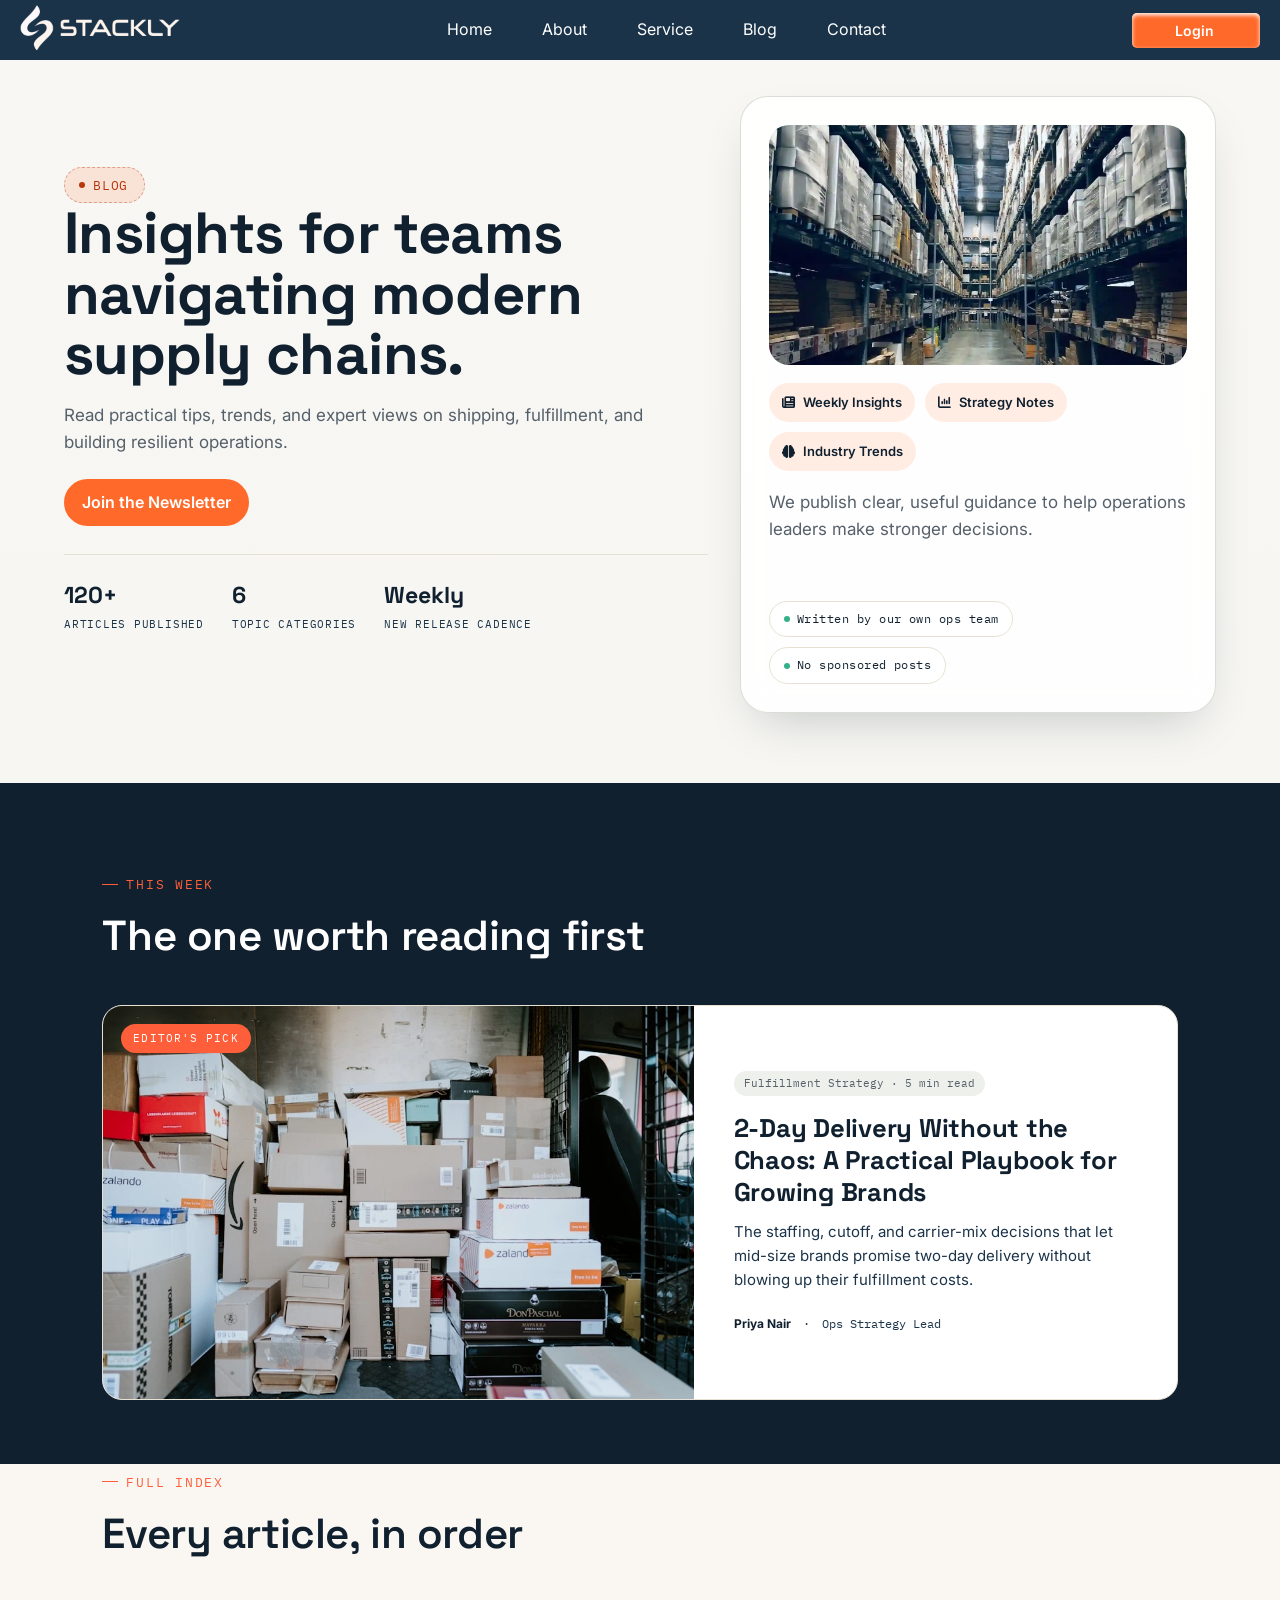
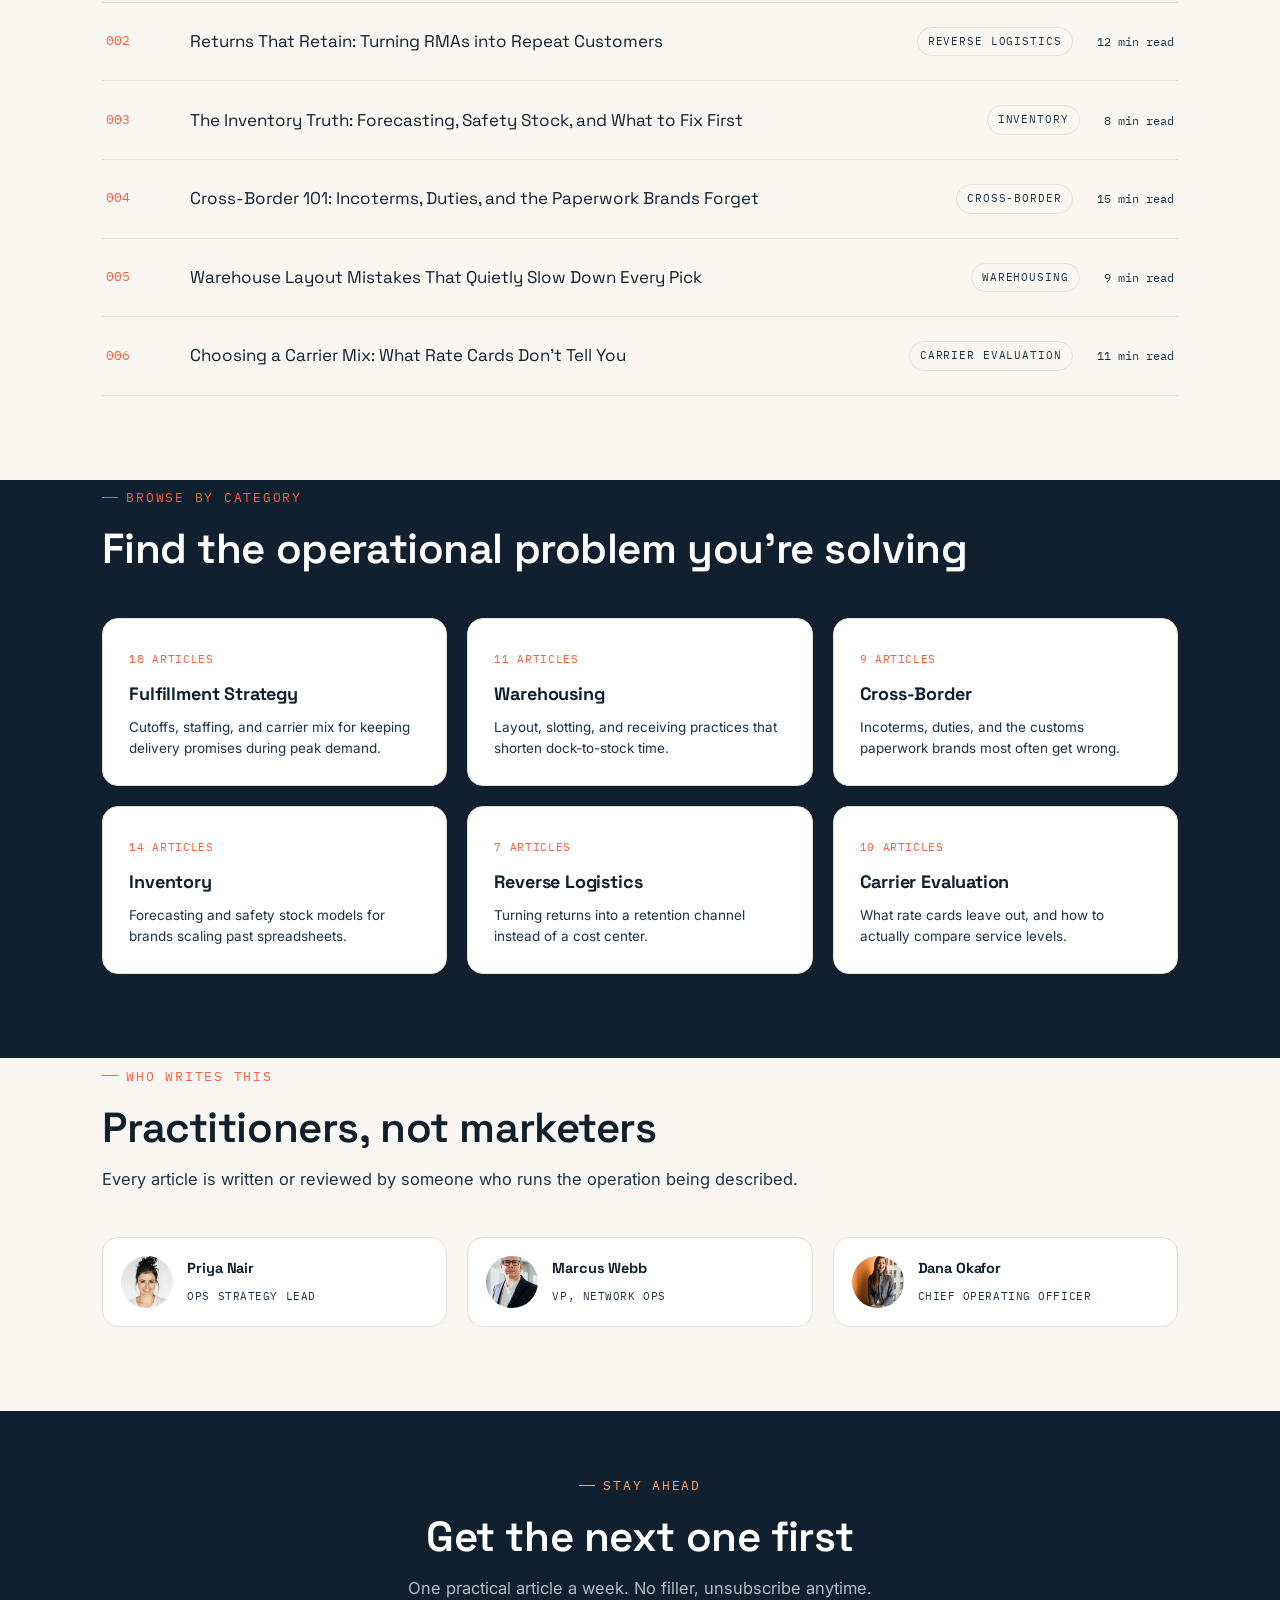
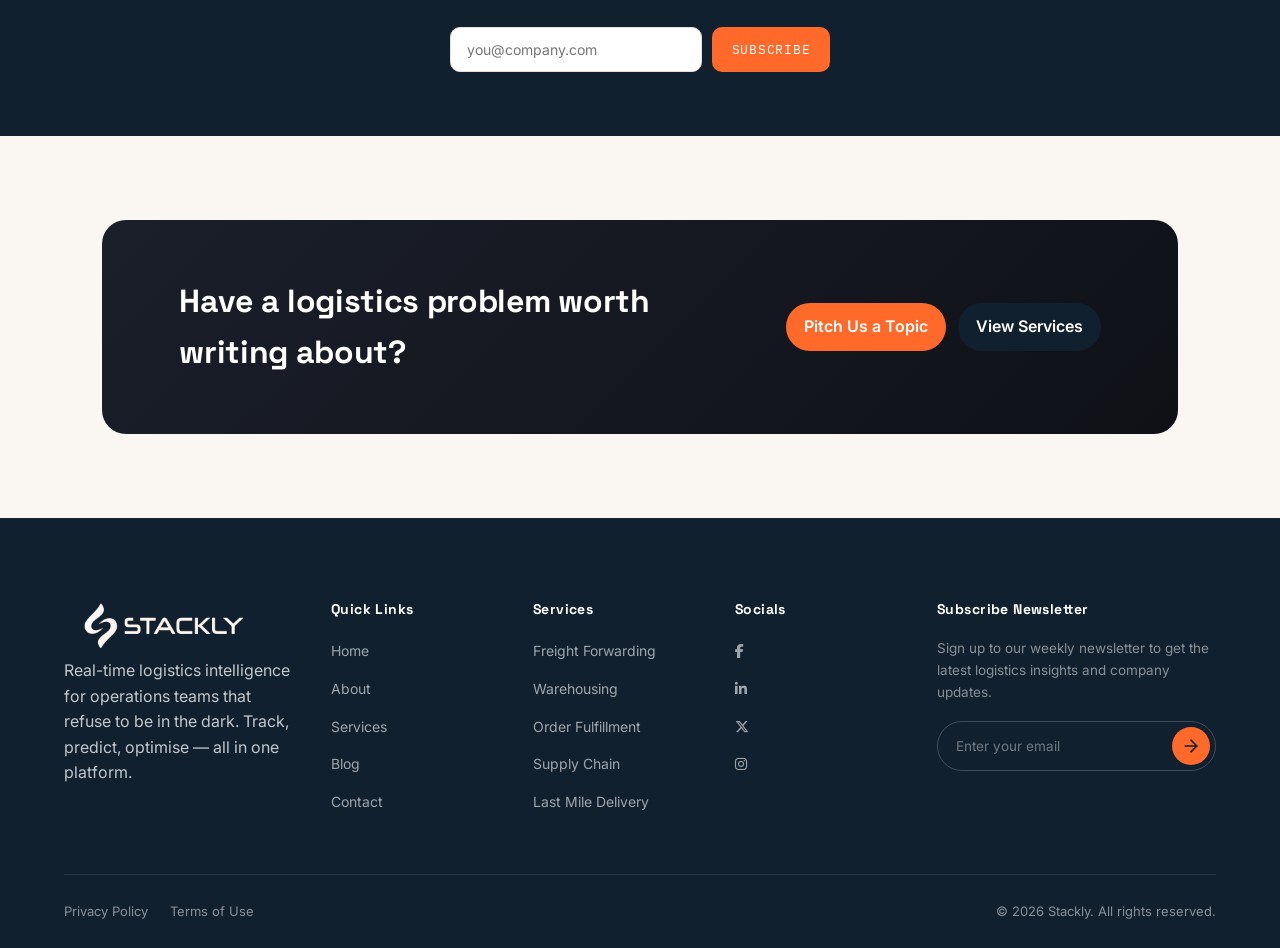
<file: blog.html>
<!DOCTYPE html>
<html lang="en">
<head>
  <meta charset="UTF-8" />
  <meta name="viewport" content="width=device-width, initial-scale=1.0" />
  <title>Blog | Stackly Logistics</title>
  <link rel="preconnect" href="https://fonts.googleapis.com" />
  <link rel="preconnect" href="https://fonts.gstatic.com" crossorigin />
  <link href="https://fonts.googleapis.com/css2?family=Space+Grotesk:wght@500;600;700&family=Inter:wght@400;500;600;700&family=IBM+Plex+Mono:wght@400;500;600;700&display=swap" rel="stylesheet" />
  <link rel="stylesheet" href="https://cdnjs.cloudflare.com/ajax/libs/font-awesome/6.5.2/css/all.min.css" />
  <link rel="stylesheet" href="style.css" />
  <link rel="stylesheet" href="pages.css" />
</head>
<body class="page-shell">
 <nav class="nav-bar">
            <div class="logo-box">
<a href="./home.html">
                    <img src="./src/logo/Untitled design-compressed (1).webp" alt="">
                </a>            </div>
            <div class="nav-links ">
                <a href="./home.html">Home</a>
                <a href="./about.html">About</a>
                <a href="./service.html">Service</a>
                <a href="./blog.html">Blog</a>
                <a href="./contact.html">Contact</a>
            </div>
            <div class="hamburger" id="hamburger">
                <span></span>
                <span></span>
                <span></span>
 
            </div>
            <div class="login-btn">
                <a href="./login.html">
                    <Button title="Login to Tract Your order and History">Login</Button>
                </a>
            </div>
        </nav>
        <div class="mobile-nav">
            <div class="mobile-menu">
                 <a href="./home.html">Home</a>
                <a href="./about.html">About</a>
                <a href="./service.html">Service</a>
                <a href="./blog.html">Blog</a>
                <a href="./contact.html">Contact</a>
            </div>
            <div class="mobile-login-btn" id="mobile-login-btn">
                <a href="./login.html">
                    <Button title="Login to Tract Your order and History">Login</Button>
                </a>
            </div>
        </div>


  <main>
    <!-- HERO — unchanged -->
    <section class="page-hero">
      <div class="page-hero-grid">
        <div>
          <div class="section-badge">Blog</div>
          <h1>Insights for teams navigating modern supply chains.</h1>
          <p>Read practical tips, trends, and expert views on shipping, fulfillment, and building resilient operations.</p>
          <div class="page-hero-actions">
            <a href="contact.html" class="inline-btn">Join the Newsletter</a>
          </div>
          <div class="hero-quickstats">
            <div class="hero-quickstat"><b>120+</b><span>Articles published</span></div>
            <div class="hero-quickstat"><b>6</b><span>Topic categories</span></div>
            <div class="hero-quickstat"><b>Weekly</b><span>New release cadence</span></div>
          </div>
        </div>
        <div class="page-hero-card" data-reveal="fade">
          <img class="page-hero-image" src="./src/images/image_4-compressed.webp" alt="Logistics planning board and strategy notes" loading="lazy">
          <div class="hero-badges">
            <span><i class="fa-solid fa-newspaper"></i> Weekly Insights</span>
            <span><i class="fa-solid fa-chart-column"></i> Strategy Notes</span>
            <span><i class="fa-solid fa-brain"></i> Industry Trends</span>
          </div>
          <p>We publish clear, useful guidance to help operations leaders make stronger decisions.</p>
          <div class="hero-chip-row">
            <span class="hero-chip">Written by our own ops team</span>
            <span class="hero-chip">No sponsored posts</span>
          </div>
        </div>
      </div>
    </section>

    <!-- FEATURED SPOTLIGHT -->
    <section class="sk-section blog-featured">
      <span class="sk-eyebrow">This Week</span>
      <h2 class="sk-h2">The one worth reading first</h2>

      <div class="featured-card" data-reveal="fade">
        <div class="featured-media">
          <span class="featured-flag">Editor's Pick</span>
          <img src="./src/images/image_2-compressed.webp" alt="Distribution center dispatch operations" loading="lazy">
        </div>
        <div class="featured-body">
          <span class="meta-pill">Fulfillment Strategy · 5 min read</span>
          <h3>2-Day Delivery Without the Chaos: A Practical Playbook for Growing Brands</h3>
          <p>The staffing, cutoff, and carrier-mix decisions that let mid-size brands promise two-day delivery without blowing up their fulfillment costs.</p>
          <div class="featured-byline">
            <strong>Priya Nair</strong>
            <span>·</span>
            <span>Ops Strategy Lead</span>
          </div>
        </div>
      </div>
    </section>

    <!-- ARTICLE LOG -->
    <section class="sk-section blog-index">
      <span class="sk-eyebrow">Full Index</span>
      <h2 class="sk-h2">Every article, in order</h2>

      <div class="index-log" data-reveal="fade">
        <div class="log-row">
          <span class="log-index-num">002</span>
          <span class="log-title">Returns That Retain: Turning RMAs into Repeat Customers</span>
          <span class="log-cat">Reverse Logistics</span>
          <span class="log-time">12 min read</span>
        </div>
        <div class="log-row">
          <span class="log-index-num">003</span>
          <span class="log-title">The Inventory Truth: Forecasting, Safety Stock, and What to Fix First</span>
          <span class="log-cat">Inventory</span>
          <span class="log-time">8 min read</span>
        </div>
        <div class="log-row">
          <span class="log-index-num">004</span>
          <span class="log-title">Cross-Border 101: Incoterms, Duties, and the Paperwork Brands Forget</span>
          <span class="log-cat">Cross-Border</span>
          <span class="log-time">15 min read</span>
        </div>
        <div class="log-row">
          <span class="log-index-num">005</span>
          <span class="log-title">Warehouse Layout Mistakes That Quietly Slow Down Every Pick</span>
          <span class="log-cat">Warehousing</span>
          <span class="log-time">9 min read</span>
        </div>
        <div class="log-row">
          <span class="log-index-num">006</span>
          <span class="log-title">Choosing a Carrier Mix: What Rate Cards Don't Tell You</span>
          <span class="log-cat">Carrier Evaluation</span>
          <span class="log-time">11 min read</span>
        </div>
      </div>
    </section>

    <!-- CATEGORIES -->
    <section class="sk-section categories" style="padding-top:0;">
      <span class="sk-eyebrow">Browse By Category</span>
      <h2 class="sk-h2">Find the operational problem you're solving</h2>

      <div class="category-grid" data-reveal="fade">
        <div class="category-card">
          <span class="cat-count">18 articles</span>
          <h4>Fulfillment Strategy</h4>
          <p>Cutoffs, staffing, and carrier mix for keeping delivery promises during peak demand.</p>
        </div>
        <div class="category-card">
          <span class="cat-count">11 articles</span>
          <h4>Warehousing</h4>
          <p>Layout, slotting, and receiving practices that shorten dock-to-stock time.</p>
        </div>
        <div class="category-card">
          <span class="cat-count">9 articles</span>
          <h4>Cross-Border</h4>
          <p>Incoterms, duties, and the customs paperwork brands most often get wrong.</p>
        </div>
        <div class="category-card">
          <span class="cat-count">14 articles</span>
          <h4>Inventory</h4>
          <p>Forecasting and safety stock models for brands scaling past spreadsheets.</p>
        </div>
        <div class="category-card">
          <span class="cat-count">7 articles</span>
          <h4>Reverse Logistics</h4>
          <p>Turning returns into a retention channel instead of a cost center.</p>
        </div>
        <div class="category-card">
          <span class="cat-count">10 articles</span>
          <h4>Carrier Evaluation</h4>
          <p>What rate cards leave out, and how to actually compare service levels.</p>
        </div>
      </div>
    </section>

    <!-- AUTHORS -->
    <section class="sk-section" style="padding-top:0;">
      <span class="sk-eyebrow">Who Writes This</span>
      <h2 class="sk-h2">Practitioners, not marketers</h2>
      <p class="sk-lede">Every article is written or reviewed by someone who runs the operation being described.</p>

      <div class="author-row" data-reveal="fade">
        <div class="author-card">
          <img src="./src/person/image28-compressed.webp" alt="Priya Nair" loading="lazy">
          <div>
            <h5>Priya Nair</h5>
            <span>Ops Strategy Lead</span>
          </div>
        </div>
        <div class="author-card">
          <img src="./src/person/image25-compressed.webp" alt="Marcus Webb" loading="lazy">
          <div>
            <h5>Marcus Webb</h5>
            <span>VP, Network Ops</span>
          </div>
        </div>
        <div class="author-card">
          <img src="./src/person/image26-compressed.webp" alt="Dana Okafor" loading="lazy">
          <div>
            <h5>Dana Okafor</h5>
            <span>Chief Operating Officer</span>
          </div>
        </div>
      </div>
    </section>

    <!-- SUBSCRIBE -->
    <section class="sk-section subscribe sk-section--dark" style="padding-top:64px;padding-bottom:64px;">
      <span class="sk-eyebrow">Stay Ahead</span>
      <h2 class="sk-h2">Get the next one first</h2>
      <p class="sk-lede">One practical article a week. No filler, unsubscribe anytime.</p>
      <form class="subscribe-row" style="max-width:440px;margin-top:24px;" onsubmit="event.preventDefault();">
        <input type="email" placeholder="you@company.com" required>
        <button type="submit">Subscribe</button>
      </form>
    </section>

    <!-- CLOSING CTA -->
    <section class="sk-section sk-cta-section">
      <div class="cta-panel" data-reveal="fade">
        <h2>Have a logistics problem worth writing about?</h2>
        <div class="page-hero-actions">
          <a href="contact.html" class="inline-btn">Pitch Us a Topic</a>
          <a href="service.html" class="inline-btn-dark">View Services</a>
        </div>
      </div>
    </section>
  </main>
<footer class="footer-block">
    <div class="footer-main-layout">

        <!-- Brand -->
        <div class="footer-brand-column" data-reveal="fade">
            <div class="logo-box">
                <a href="./home.html">
                    <img src="./src/logo/Untitled design-compressed (1).webp" alt="Stackly Logo">
                </a>
            </div>

            <p class="footer-desc">
                Real-time logistics intelligence for operations teams that refuse to be in the dark.
                Track, predict, optimise — all in one platform.
            </p>
        </div>

        <!-- Quick Links -->
        <div class="footer-nav-column" data-reveal="fade">
            <h4>Quick Links</h4>
            <ul>
                <li><a href="index.html">Home</a></li>
                <li><a href="about.html">About</a></li>
                <li><a href="service.html">Services</a></li>
                <li><a href="blog.html">Blog</a></li>
                <li><a href="contact.html">Contact</a></li>
            </ul>
        </div>

        <!-- Services -->
        <div class="footer-nav-column" data-reveal="fade">
            <h4>Services</h4>
            <ul>
                <li><a href="404.html">Freight Forwarding</a></li>
                <li><a href="404.html">Warehousing</a></li>
                <li><a href="404.html">Order Fulfillment</a></li>
                <li><a href="404.html">Supply Chain</a></li>
                <li><a href="404.html">Last Mile Delivery</a></li>
            </ul>
        </div>

        <!-- Social -->
        <div class="footer-nav-column" data-reveal="fade">
                <h4>Socials</h4>
                  <ul class="social-links">
                <li><a href="404.html"><i class="fa-brands fa-facebook-f"></i></a></li>
                <li><a href="404.html"><i class="fa-brands fa-linkedin-in"></i></a></li>
                <li><a href="404.html"><i class="fa-brands fa-x-twitter"></i></a></li>
                <li><a href="404.html"><i class="fa-brands fa-instagram"></i> </a></li>
            </ul>
            </div>

        <!-- Newsletter -->
        <div class="footer-nav-column newsletter-wrapper" data-reveal="fade">
            <h4>Subscribe Newsletter</h4>
            <p>Sign up to our weekly newsletter to get the latest logistics insights and company updates.</p>

            <div class="newsletter-field-box">
                <input type="email" placeholder="Enter your email" required>

                <button class="btn-news-submit" aria-label="Submit email address">
                    <svg viewBox="0 0 24 24" fill="none" stroke="currentColor" stroke-width="2.5" stroke-linecap="round" stroke-linejoin="round">
                        <line x1="5" y1="12" x2="19" y2="12"/>
                        <polyline points="12 5 19 12 12 19"/>
                    </svg>
                </button>
            </div>
        </div>

    </div>

    <div class="footer-legal-row">
        <div class="legal-links">
            <a href="404.html">Privacy Policy</a>
            <a href="404.html">Terms of Use</a>
        </div>

        <div>
            &copy; 2026 Stackly. All rights reserved.
        </div>
    </div>
</footer>

  <button class="back-to-top-btn" id="backToTopBtn" aria-label="Back to top">
    <svg viewBox="0 0 24 24" stroke-linecap="round" stroke-linejoin="round"><line x1="12" y1="19" x2="12" y2="5"></line><polyline points="5 12 12 5 19 12"></polyline></svg>
  </button>
  <script src="script.js"></script>
</body>
</html>
</file>
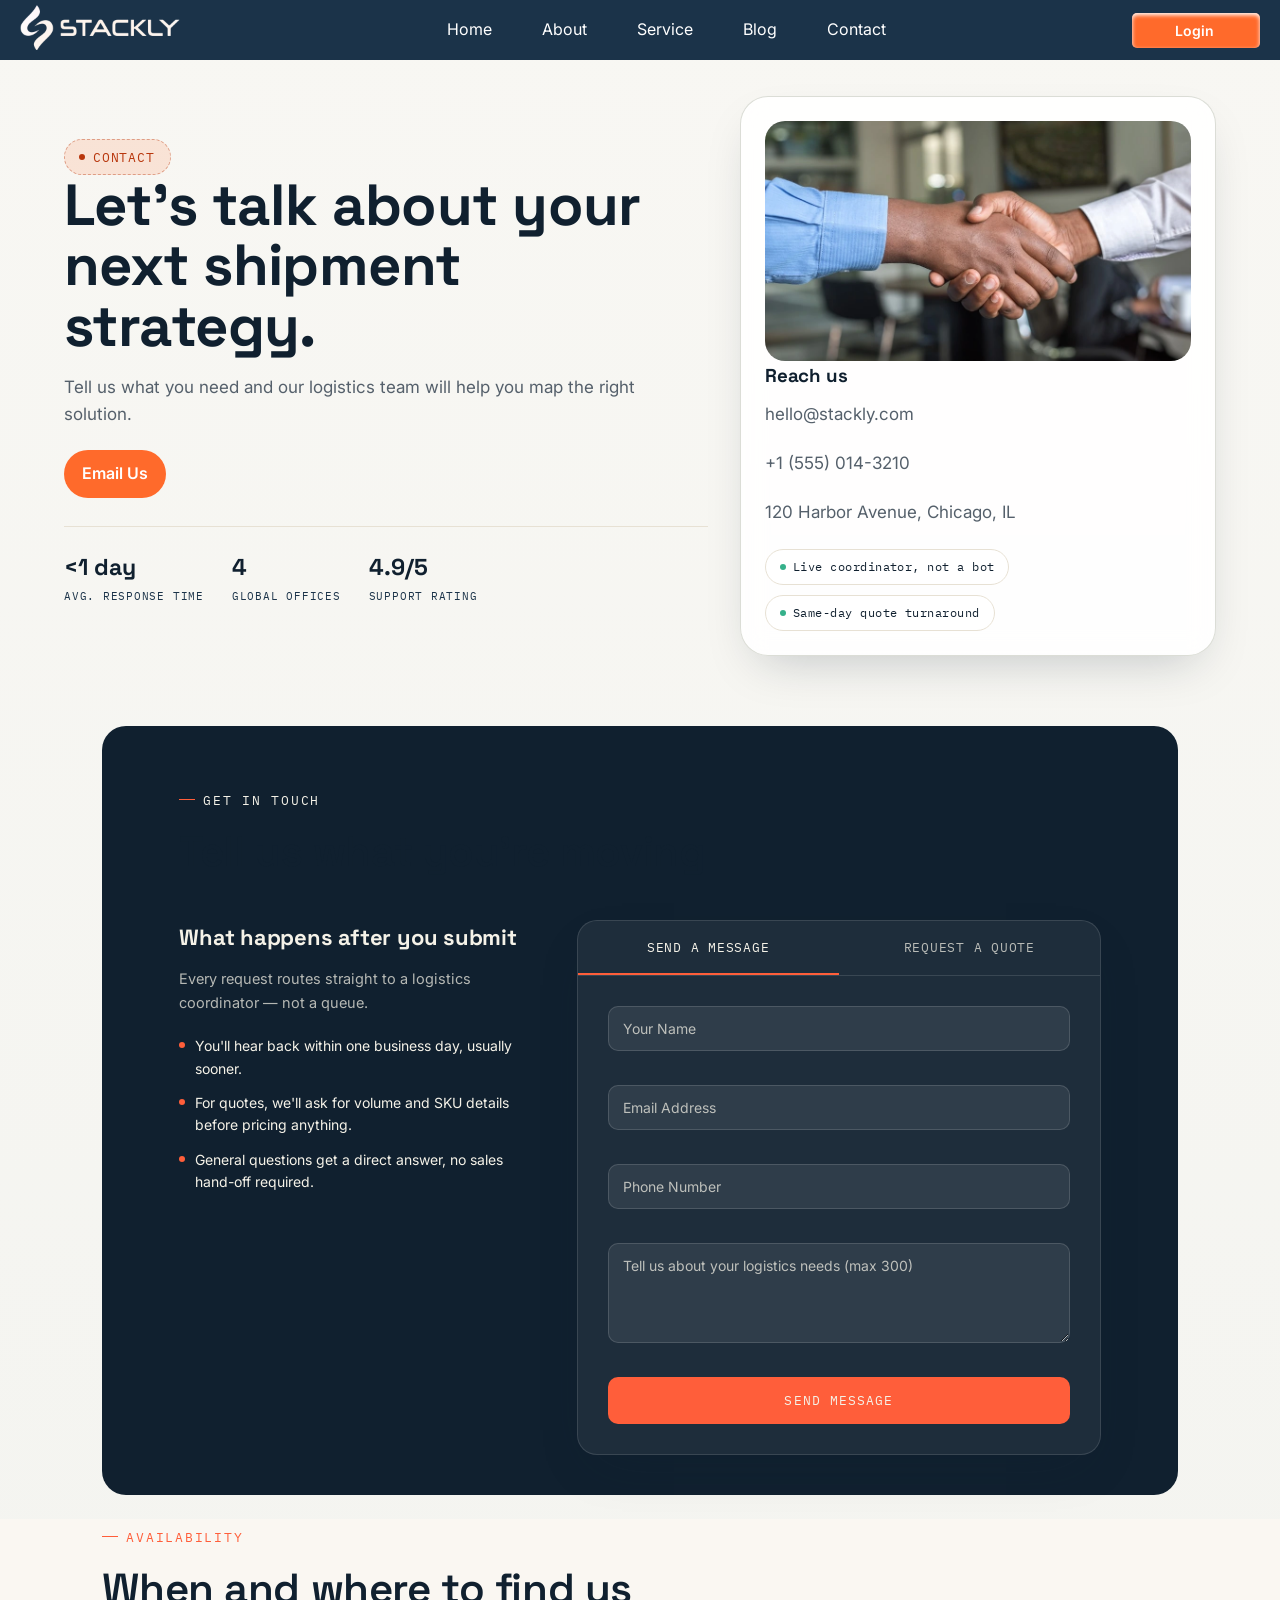
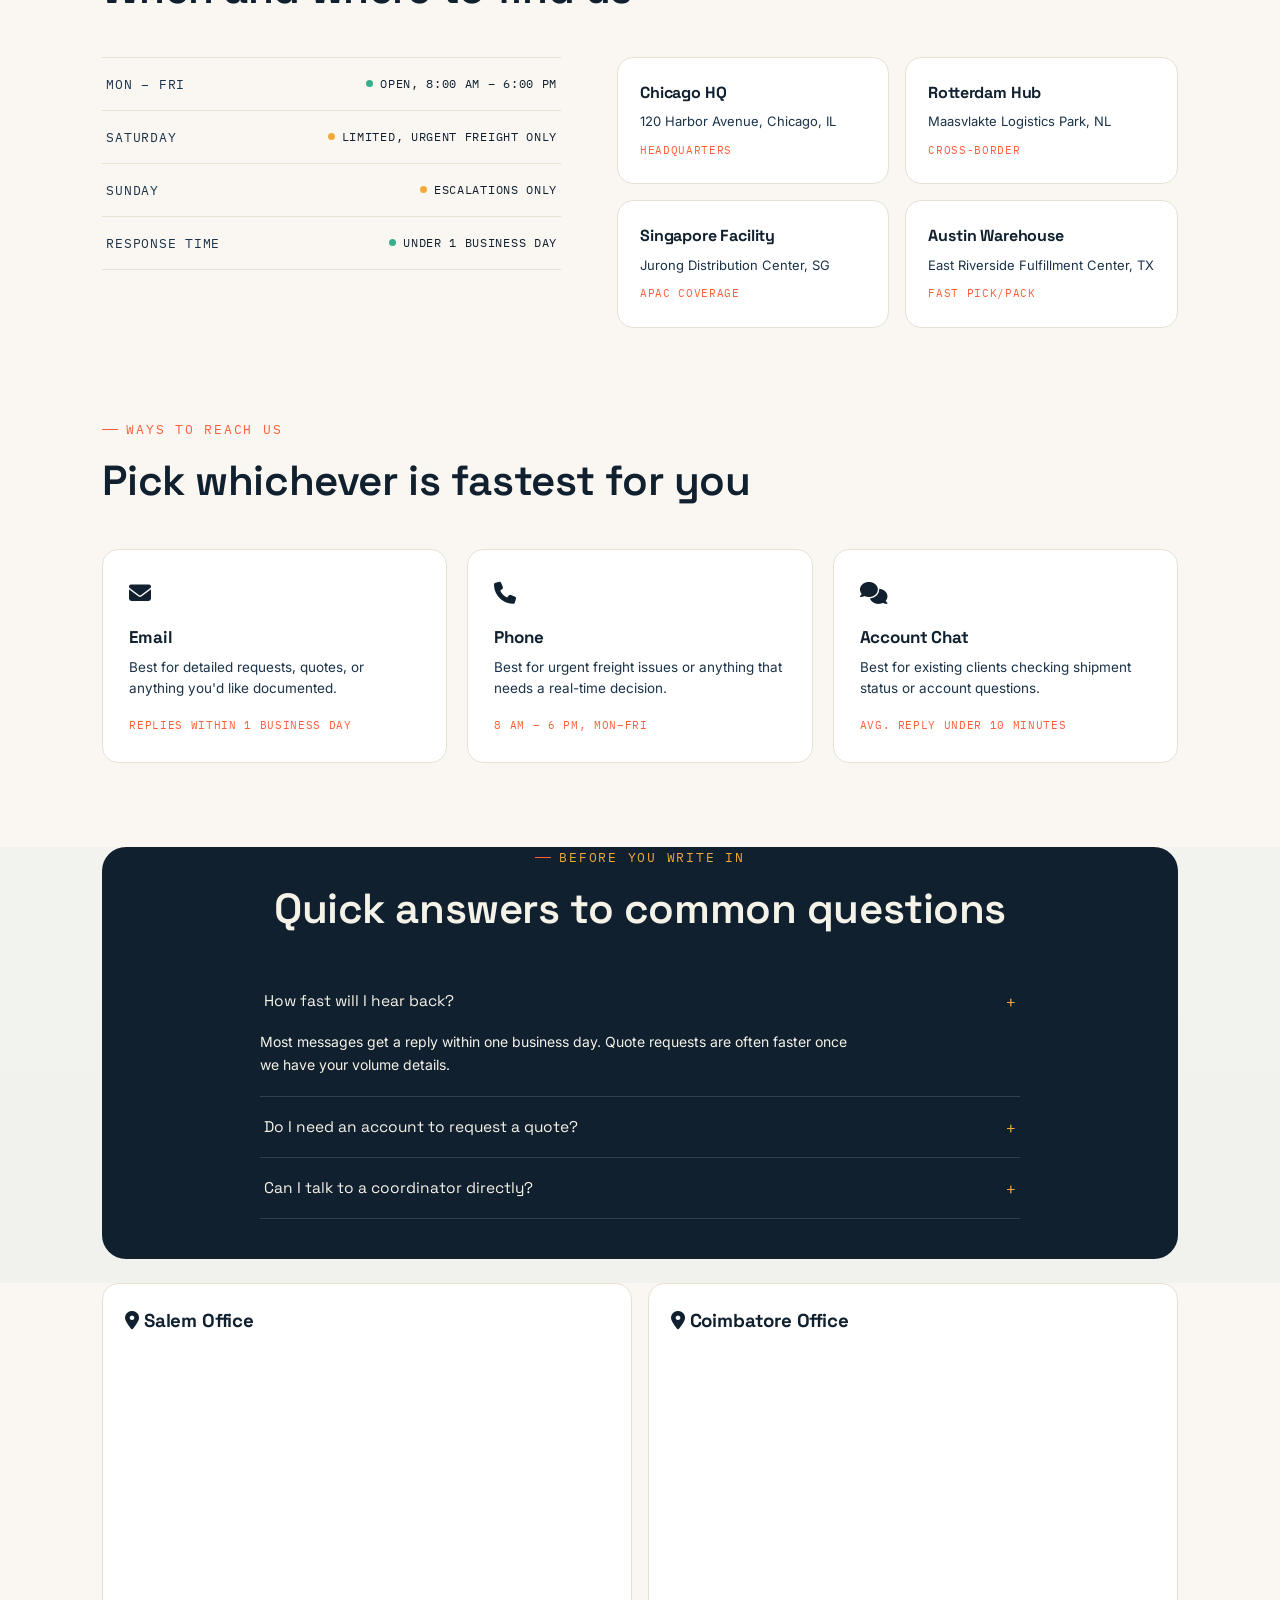
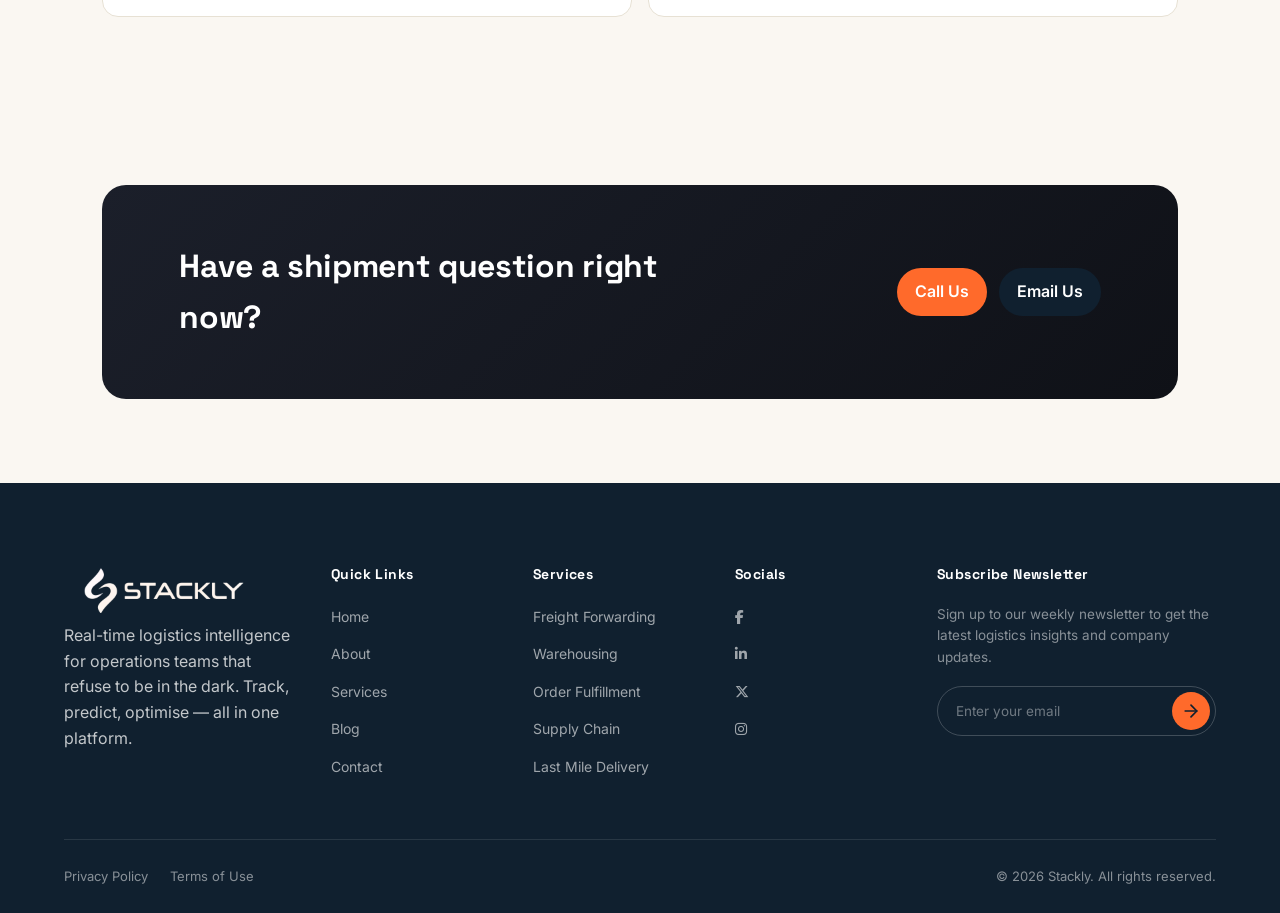
<file: contact.html>
<!DOCTYPE html>
<html lang="en">
<head>
  <meta charset="UTF-8" />
  <meta name="viewport" content="width=device-width, initial-scale=1.0" />
  <title>Contact | Stackly Logistics</title>
  <link rel="preconnect" href="https://fonts.googleapis.com" />
  <link rel="preconnect" href="https://fonts.gstatic.com" crossorigin />
  <link href="https://fonts.googleapis.com/css2?family=Space+Grotesk:wght@500;600;700&family=Inter:wght@400;500;600;700&family=IBM+Plex+Mono:wght@400;500;600;700&display=swap" rel="stylesheet" />
  <link rel="stylesheet" href="https://cdnjs.cloudflare.com/ajax/libs/font-awesome/6.5.2/css/all.min.css" />
  <link rel="stylesheet" href="style.css" />
  <link rel="stylesheet" href="pages.css" />
</head>
<body class="page-shell">
 <nav class="nav-bar">
            <div class="logo-box">
<a href="./home.html">
                    <img src="./src/logo/Untitled design-compressed (1).webp" alt="">
                </a>            </div>
            <div class="nav-links ">
                <a href="./home.html">Home</a>
                <a href="./about.html">About</a>
                <a href="./service.html">Service</a>
                <a href="./blog.html">Blog</a>
                <a href="./contact.html">Contact</a>
            </div>
            <div class="hamburger" id="hamburger">
                <span></span>
                <span></span>
                <span></span>
 
            </div>
            <div class="login-btn">
                <a href="./login.html">
                    <Button title="Login to Tract Your order and History">Login</Button>
                </a>
            </div>
        </nav>
        <div class="mobile-nav">
            <div class="mobile-menu">
                 <a href="./home.html">Home</a>
                <a href="./about.html">About</a>
                <a href="./service.html">Service</a>
                <a href="./blog.html">Blog</a>
                <a href="./contact.html">Contact</a>
            </div>
            <div class="mobile-login-btn" id="mobile-login-btn">
                <a href="./login.html">
                    <Button title="Login to Tract Your order and History">Login</Button>
                </a>
            </div>
        </div>


  <main>
    <!-- HERO — unchanged -->
    <section class="page-hero">
      <div class="page-hero-grid">
        <div>
          <div class="section-badge">Contact</div>
          <h1>Let’s talk about your next shipment strategy.</h1>
          <p>Tell us what you need and our logistics team will help you map the right solution.</p>
          <div class="page-hero-actions">
            <a href="mailto:hello@stackly.com" class="inline-btn">Email Us</a>
          </div>
          <div class="hero-quickstats">
            <div class="hero-quickstat"><b>&lt;1 day</b><span>Avg. response time</span></div>
            <div class="hero-quickstat"><b>4</b><span>Global offices</span></div>
            <div class="hero-quickstat"><b>4.9/5</b><span>Support rating</span></div>
          </div>
        </div>
        <div class="contact-card" data-reveal="fade">
          <img class="page-hero-image" src="./src/images/image_10-compressed.webp" alt="Customer support and logistics contact desk" loading="lazy">
          <h3>Reach us</h3>
          <p>hello@stackly.com</p>
          <p>+1 (555) 014-3210</p>
          <p>120 Harbor Avenue, Chicago, IL</p>
          <div class="hero-chip-row">
            <span class="hero-chip">Live coordinator, not a bot</span>
            <span class="hero-chip">Same-day quote turnaround</span>
          </div>
        </div>
      </div>
    </section>

    <!-- REQUEST SHEET -->
    <section class="sk-section contact-sheet-section contact-ink-section">
      <span class="sk-eyebrow">Get In Touch</span>
      <h2 class="sk-h2">Tell us what you're moving</h2>

      <div class="sheet-columns">
        <div class="sheet-note" data-reveal="fade">
          <h3>What happens after you submit</h3>
          <p>Every request routes straight to a logistics coordinator — not a queue.</p>
          <ul>
            <li>You'll hear back within one business day, usually sooner.</li>
            <li>For quotes, we'll ask for volume and SKU details before pricing anything.</li>
            <li>General questions get a direct answer, no sales hand-off required.</li>
          </ul>
        </div>

        <div class="request-card" data-reveal="fade">
          <div class="request-tabs">
            <button class="request-tab-btn is-active" data-tab-target="pane-message" type="button">Send a Message</button>
            <button class="request-tab-btn" data-tab-target="pane-quote" type="button">Request a Quote</button>
          </div>

          <div class="request-pane is-active" id="pane-message">
            <form class="form-stack" id="messageForm" novalidate>
              <div class="form-field">
                <input type="text" id="messageName" name="name" placeholder="Your Name" data-validate="name" required>
                <span class="field-error" data-error-for="messageName"></span>
              </div>
              <div class="form-field">
                <input type="email" id="messageEmail" name="email" placeholder="Email Address" data-validate="email" required>
                <span class="field-error" data-error-for="messageEmail"></span>
              </div>
              <div class="form-field">
                <input type="tel" id="messagePhone" name="phone" placeholder="Phone Number" data-validate="phone" required>
                <span class="field-error" data-error-for="messagePhone"></span>
              </div>
              <div class="form-field">
                <textarea id="messageDetails" name="details" placeholder="Tell us about your logistics needs (max 300)" maxlength="300" required></textarea>
                <span class="field-error" data-error-for="messageDetails"></span>
              </div>
              <button type="submit">Send Message</button>
            </form>
          </div>

          <div class="request-pane" id="pane-quote">
            <form class="form-stack" id="quoteForm" novalidate>
              <div class="form-row-twin">
                <div class="form-field">
                  <input type="text" id="quoteName" name="name" placeholder="Your Name" data-validate="name" required>
                  <span class="field-error" data-error-for="quoteName"></span>
                </div>
                <div class="form-field">
                  <input type="text" id="quoteVolume" name="volume" placeholder="Monthly order volume" required>
                  <span class="field-error" data-error-for="quoteVolume"></span>
                </div>
              </div>
              <div class="form-row-twin">
                <div class="form-field">
                  <select id="quoteService" name="service" required>
                    <option value="" disabled selected>Type of service</option>
                    <option value="fulfillment">Standard Fulfillment</option>
                    <option value="cross-border">Cross-Border Logistics</option>
                    <option value="enterprise">Enterprise Scaled Network</option>
                  </select>
                  <span class="field-error" data-error-for="quoteService"></span>
                </div>
                <div class="form-field">
                  <select id="quotePickup" name="pickupCity" required>
                    <option value="" disabled selected>Pickup city</option>
                    <option value="new-york">New York, USA</option>
                    <option value="rotterdam">Rotterdam, Netherlands</option>
                    <option value="singapore">Singapore</option>
                  </select>
                  <span class="field-error" data-error-for="quotePickup"></span>
                </div>
              </div>
              <div class="form-row-twin">
                <div class="form-field">
                  <select id="quoteDelivery" name="deliveryCity" required>
                    <option value="" disabled selected>Delivery city</option>
                    <option value="los-angeles">Los Angeles, USA</option>
                    <option value="london">London, UK</option>
                    <option value="tokyo">Tokyo, Japan</option>
                  </select>
                  <span class="field-error" data-error-for="quoteDelivery"></span>
                </div>
                <div class="form-field">
                  <input type="tel" id="quotePhone" name="phone" placeholder="Phone Number" data-validate="phone" required>
                  <span class="field-error" data-error-for="quotePhone"></span>
                </div>
              </div>
              <div class="form-field">
                <input type="email" id="quoteEmail" name="email" placeholder="Work email" data-validate="email" required>
                <span class="field-error" data-error-for="quoteEmail"></span>
              </div>
              <button type="submit">Send Request</button>
            </form>
          </div>
        </div>
      </div>
    </section>

    <!-- HOURS + LOCATIONS -->
    <section class="sk-section" style="padding-top:0;">
      <span class="sk-eyebrow">Availability</span>
      <h2 class="sk-h2">When and where to find us</h2>

      <div class="hours-locations-grid">
        <div data-reveal="fade">
          <div class="hours-table">
            <div class="hours-row">
              <span>Mon – Fri</span>
              <span class="status-dot">Open, 8:00 AM – 6:00 PM</span>
            </div>
            <div class="hours-row">
              <span>Saturday</span>
              <span class="status-dot is-limited">Limited, urgent freight only</span>
            </div>
            <div class="hours-row">
              <span>Sunday</span>
              <span class="status-dot is-limited">Escalations only</span>
            </div>
            <div class="hours-row">
              <span>Response time</span>
              <span class="status-dot">Under 1 business day</span>
            </div>
          </div>
        </div>

        <div class="locations-grid" data-reveal="fade">
          <div class="location-card">
            <h4>Chicago HQ</h4>
            <p>120 Harbor Avenue, Chicago, IL</p>
            <span>Headquarters</span>
          </div>
          <div class="location-card">
            <h4>Rotterdam Hub</h4>
            <p>Maasvlakte Logistics Park, NL</p>
            <span>Cross-border</span>
          </div>
          <div class="location-card">
            <h4>Singapore Facility</h4>
            <p>Jurong Distribution Center, SG</p>
            <span>APAC coverage</span>
          </div>
          <div class="location-card">
            <h4>Austin Warehouse</h4>
            <p>East Riverside Fulfillment Center, TX</p>
            <span>Fast pick/pack</span>
          </div>
        </div>
      </div>
    </section>

    <!-- SUPPORT CHANNELS -->
    <section class="sk-section" style="padding-top:0;">
      <span class="sk-eyebrow">Ways To Reach Us</span>
      <h2 class="sk-h2">Pick whichever is fastest for you</h2>

      <div class="support-channels-grid" data-reveal="fade">
        <div class="support-channel-card">
          <span class="channel-emoji"><i class="fa-solid fa-envelope"></i></span>
          <h4>Email</h4>
          <p>Best for detailed requests, quotes, or anything you'd like documented.</p>
          <span class="channel-time">Replies within 1 business day</span>
        </div>
        <div class="support-channel-card">
          <span class="channel-emoji"><i class="fa-solid fa-phone"></i></span>
          <h4>Phone</h4>
          <p>Best for urgent freight issues or anything that needs a real-time decision.</p>
          <span class="channel-time">8 AM – 6 PM, Mon–Fri</span>
        </div>
        <div class="support-channel-card">
          <span class="channel-emoji"><i class="fa-solid fa-comments"></i></span>
          <h4>Account Chat</h4>
          <p>Best for existing clients checking shipment status or account questions.</p>
          <span class="channel-time">Avg. reply under 10 minutes</span>
        </div>
      </div>
    </section>

    <!-- MINI FAQ -->
    <section class="sk-section faq-mini-section" style="padding-top:0;">
      <div class="faq-mini-header">
        <span class="sk-eyebrow">Before You Write In</span>
        <h2 class="sk-h2">Quick answers to common questions</h2>
      </div>

      <div class="faq-mini" data-reveal="fade">
        <div class="faq-mini-item is-open">
          <button class="faq-mini-q" type="button">
            <span>How fast will I hear back?</span>
            <span class="faq-mini-icon">+</span>
          </button>
          <div class="faq-mini-a">
            <p>Most messages get a reply within one business day. Quote requests are often faster once we have your volume details.</p>
          </div>
        </div>
        <div class="faq-mini-item">
          <button class="faq-mini-q" type="button">
            <span>Do I need an account to request a quote?</span>
            <span class="faq-mini-icon">+</span>
          </button>
          <div class="faq-mini-a">
            <p>No — the quote form works for anyone. We'll only ask you to create an account once you're ready to onboard.</p>
          </div>
        </div>
        <div class="faq-mini-item">
          <button class="faq-mini-q" type="button">
            <span>Can I talk to a coordinator directly?</span>
            <span class="faq-mini-icon">+</span>
          </button>
          <div class="faq-mini-a">
            <p>Yes. Every message routes to a real logistics coordinator — phone and account chat connect you the fastest.</p>
          </div>
        </div>
      </div>
    </section>

    <!-- TESTIMONIAL -->
    <section class="sk-section" style="padding-top:0;">
    <div class="locations-grid">

    <!-- Salem -->
    <div class="location-card">
        <h3><i class="fa-solid fa-location-dot"></i> Salem Office</h3>

        <iframe
            src="https://www.google.com/maps?q=Salem,Tamil%20Nadu&output=embed"
            width="100%"
            height="250"
            style="border:0;border-radius:12px;"
            loading="lazy"
            allowfullscreen>
        </iframe>
    </div>

    

    <!-- Coimbatore -->
    <div class="location-card">
        <h3><i class="fa-solid fa-location-dot"></i> Coimbatore Office</h3>

        <iframe
            src="https://www.google.com/maps?q=Coimbatore,Tamil%20Nadu&output=embed"
            width="100%"
            height="250"
            style="border:0;border-radius:12px;"
            loading="lazy"
            allowfullscreen>
        </iframe>
    </div>

</div>
    </section>

    <!-- CLOSING CTA -->
    <section class="sk-section sk-cta-section">
      <div class="cta-panel" data-reveal="fade">
        <h2>Have a shipment question right now?</h2>
        <div class="page-hero-actions">
          <a href="./404.html" class="inline-btn">Call Us</a>
          <a href="./404.html" class="inline-btn-dark">Email Us</a>
        </div>
      </div>
    </section>
  </main>

 <footer class="footer-block">
    <div class="footer-main-layout">

        <!-- Brand -->
        <div class="footer-brand-column" data-reveal="fade">
            <div class="logo-box">
                <a href="./home.html">
                    <img src="./src/logo/Untitled design-compressed (1).webp" alt="Stackly Logo">
                </a>
            </div>

            <p class="footer-desc">
                Real-time logistics intelligence for operations teams that refuse to be in the dark.
                Track, predict, optimise — all in one platform.
            </p>
        </div>

        <!-- Quick Links -->
        <div class="footer-nav-column" data-reveal="fade">
            <h4>Quick Links</h4>
            <ul>
                <li><a href="index.html">Home</a></li>
                <li><a href="about.html">About</a></li>
                <li><a href="service.html">Services</a></li>
                <li><a href="blog.html">Blog</a></li>
                <li><a href="contact.html">Contact</a></li>
            </ul>
        </div>

        <!-- Services -->
        <div class="footer-nav-column" data-reveal="fade">
            <h4>Services</h4>
            <ul>
                <li><a href="404.html">Freight Forwarding</a></li>
                <li><a href="404.html">Warehousing</a></li>
                <li><a href="404.html">Order Fulfillment</a></li>
                <li><a href="404.html">Supply Chain</a></li>
                <li><a href="404.html">Last Mile Delivery</a></li>
            </ul>
        </div>

        <!-- Social -->
        <div class="footer-nav-column" data-reveal="fade">
                <h4>Socials</h4>
                  <ul class="social-links">
                <li><a href="404.html"><i class="fa-brands fa-facebook-f"></i></a></li>
                <li><a href="404.html"><i class="fa-brands fa-linkedin-in"></i></a></li>
                <li><a href="404.html"><i class="fa-brands fa-x-twitter"></i></a></li>
                <li><a href="404.html"><i class="fa-brands fa-instagram"></i> </a></li>
            </ul>
            </div>

        <!-- Newsletter -->
        <div class="footer-nav-column newsletter-wrapper" data-reveal="fade">
            <h4>Subscribe Newsletter</h4>
            <p>Sign up to our weekly newsletter to get the latest logistics insights and company updates.</p>

            <div class="newsletter-field-box">
                <input type="email" placeholder="Enter your email" required>

                <button class="btn-news-submit" aria-label="Submit email address">
                    <svg viewBox="0 0 24 24" fill="none" stroke="currentColor" stroke-width="2.5" stroke-linecap="round" stroke-linejoin="round">
                        <line x1="5" y1="12" x2="19" y2="12"/>
                        <polyline points="12 5 19 12 12 19"/>
                    </svg>
                </button>
            </div>
        </div>

    </div>

    <div class="footer-legal-row">
        <div class="legal-links">
            <a href="404.html">Privacy Policy</a>
            <a href="404.html">Terms of Use</a>
        </div>

        <div>
            &copy; 2026 Stackly. All rights reserved.
        </div>
    </div>
</footer>

  <button class="back-to-top-btn" id="backToTopBtn" aria-label="Back to top">
    <svg viewBox="0 0 24 24" stroke-linecap="round" stroke-linejoin="round"><line x1="12" y1="19" x2="12" y2="5"></line><polyline points="5 12 12 5 19 12"></polyline></svg>
  </button>
  <script src="script.js"></script>
  <script>
    document.querySelectorAll('.request-tab-btn').forEach(function (btn) {
      btn.addEventListener('click', function () {
        document.querySelectorAll('.request-tab-btn').forEach(function (b) { b.classList.remove('is-active'); });
        document.querySelectorAll('.request-pane').forEach(function (p) { p.classList.remove('is-active'); });
        btn.classList.add('is-active');
        document.getElementById(btn.dataset.tabTarget).classList.add('is-active');
      });
    });
    document.querySelectorAll('.faq-mini-q').forEach(function (btn) {
      btn.addEventListener('click', function () {
        btn.closest('.faq-mini-item').classList.toggle('is-open');
      });
    });
  </script>
</body>
</html>
</file>
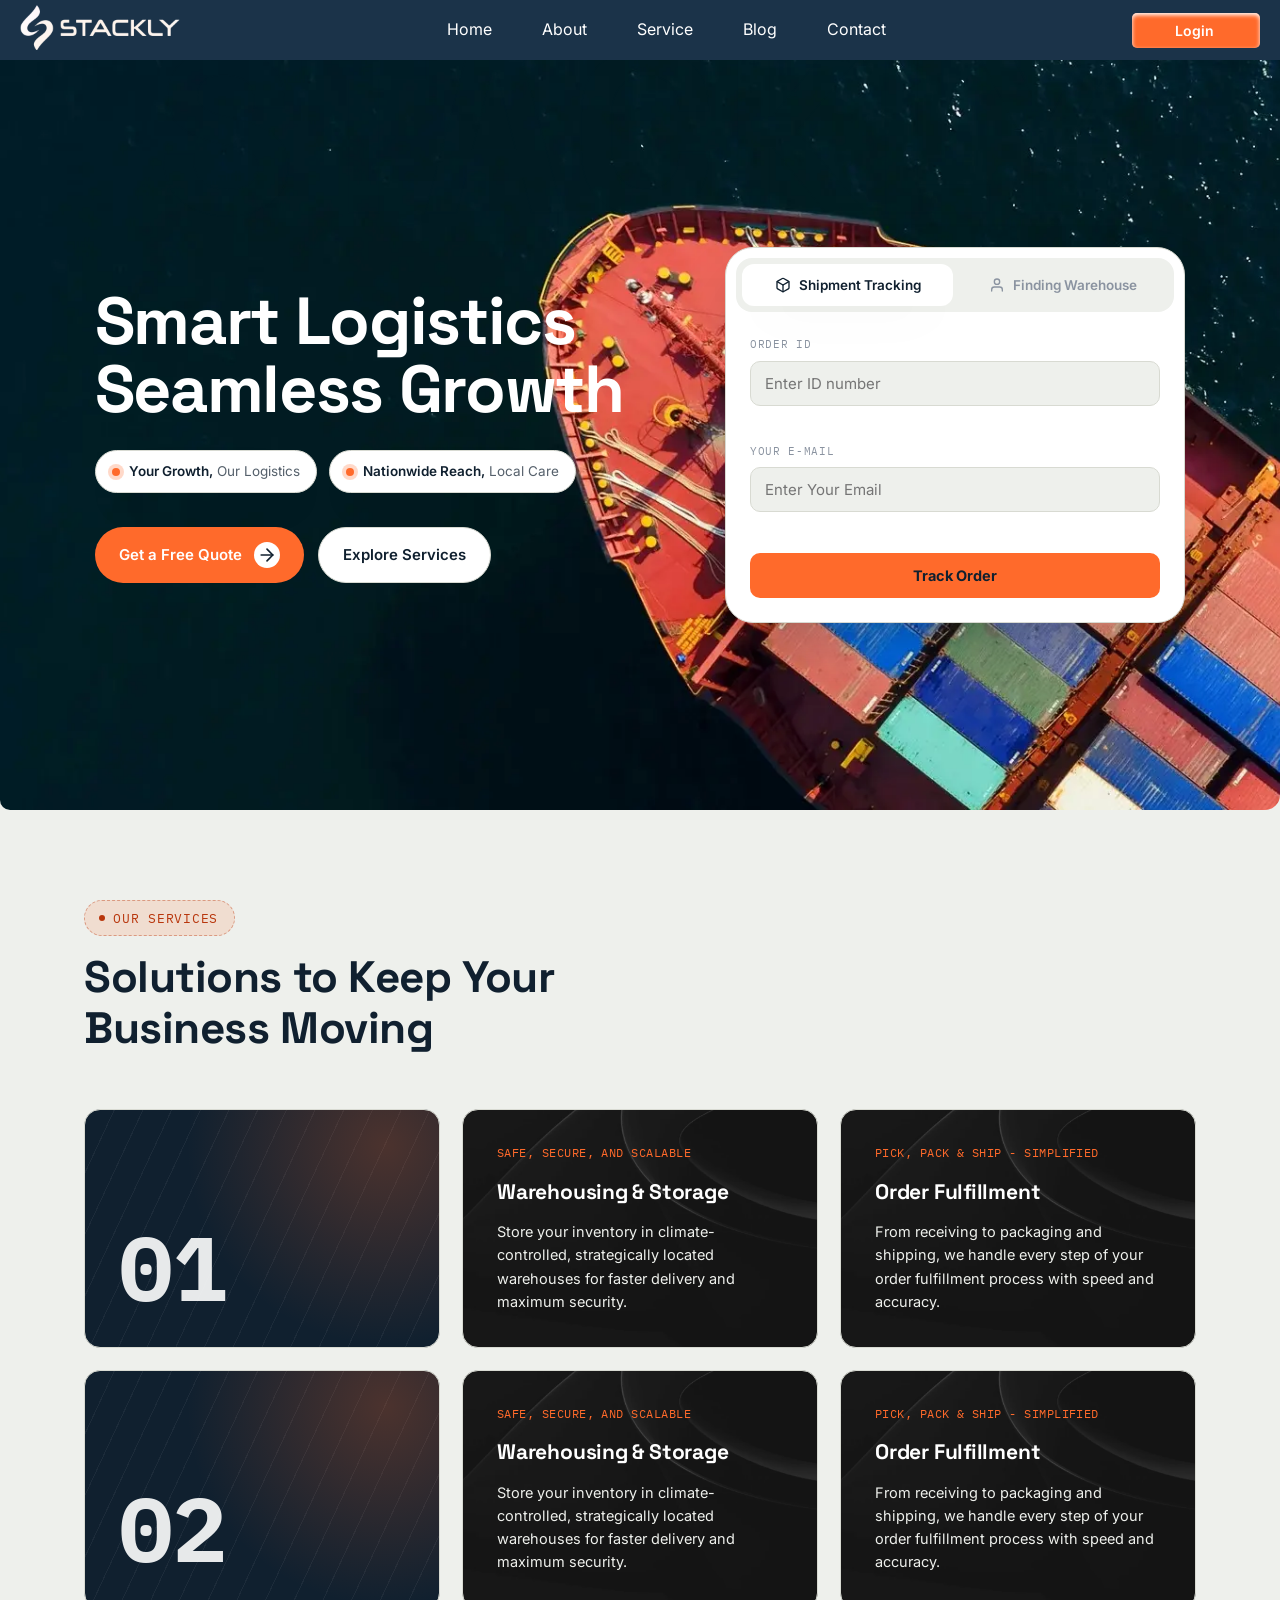
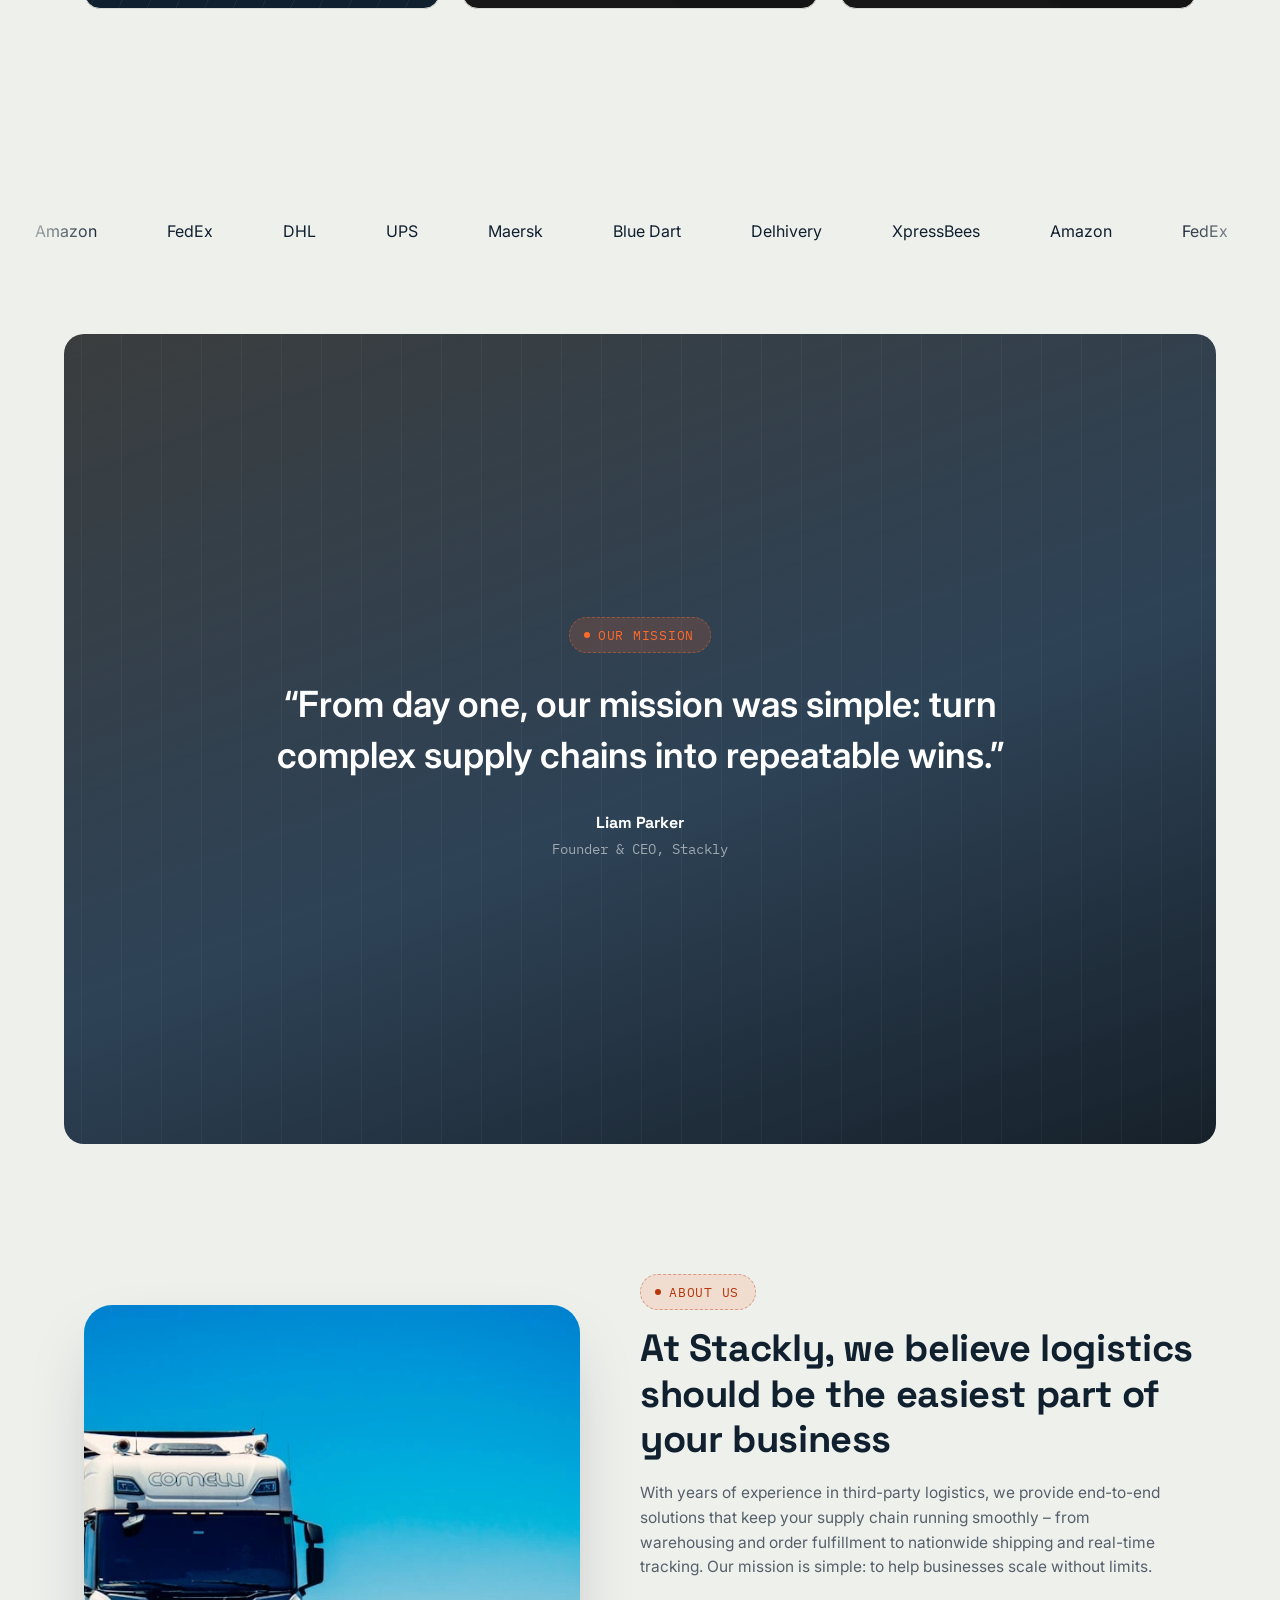
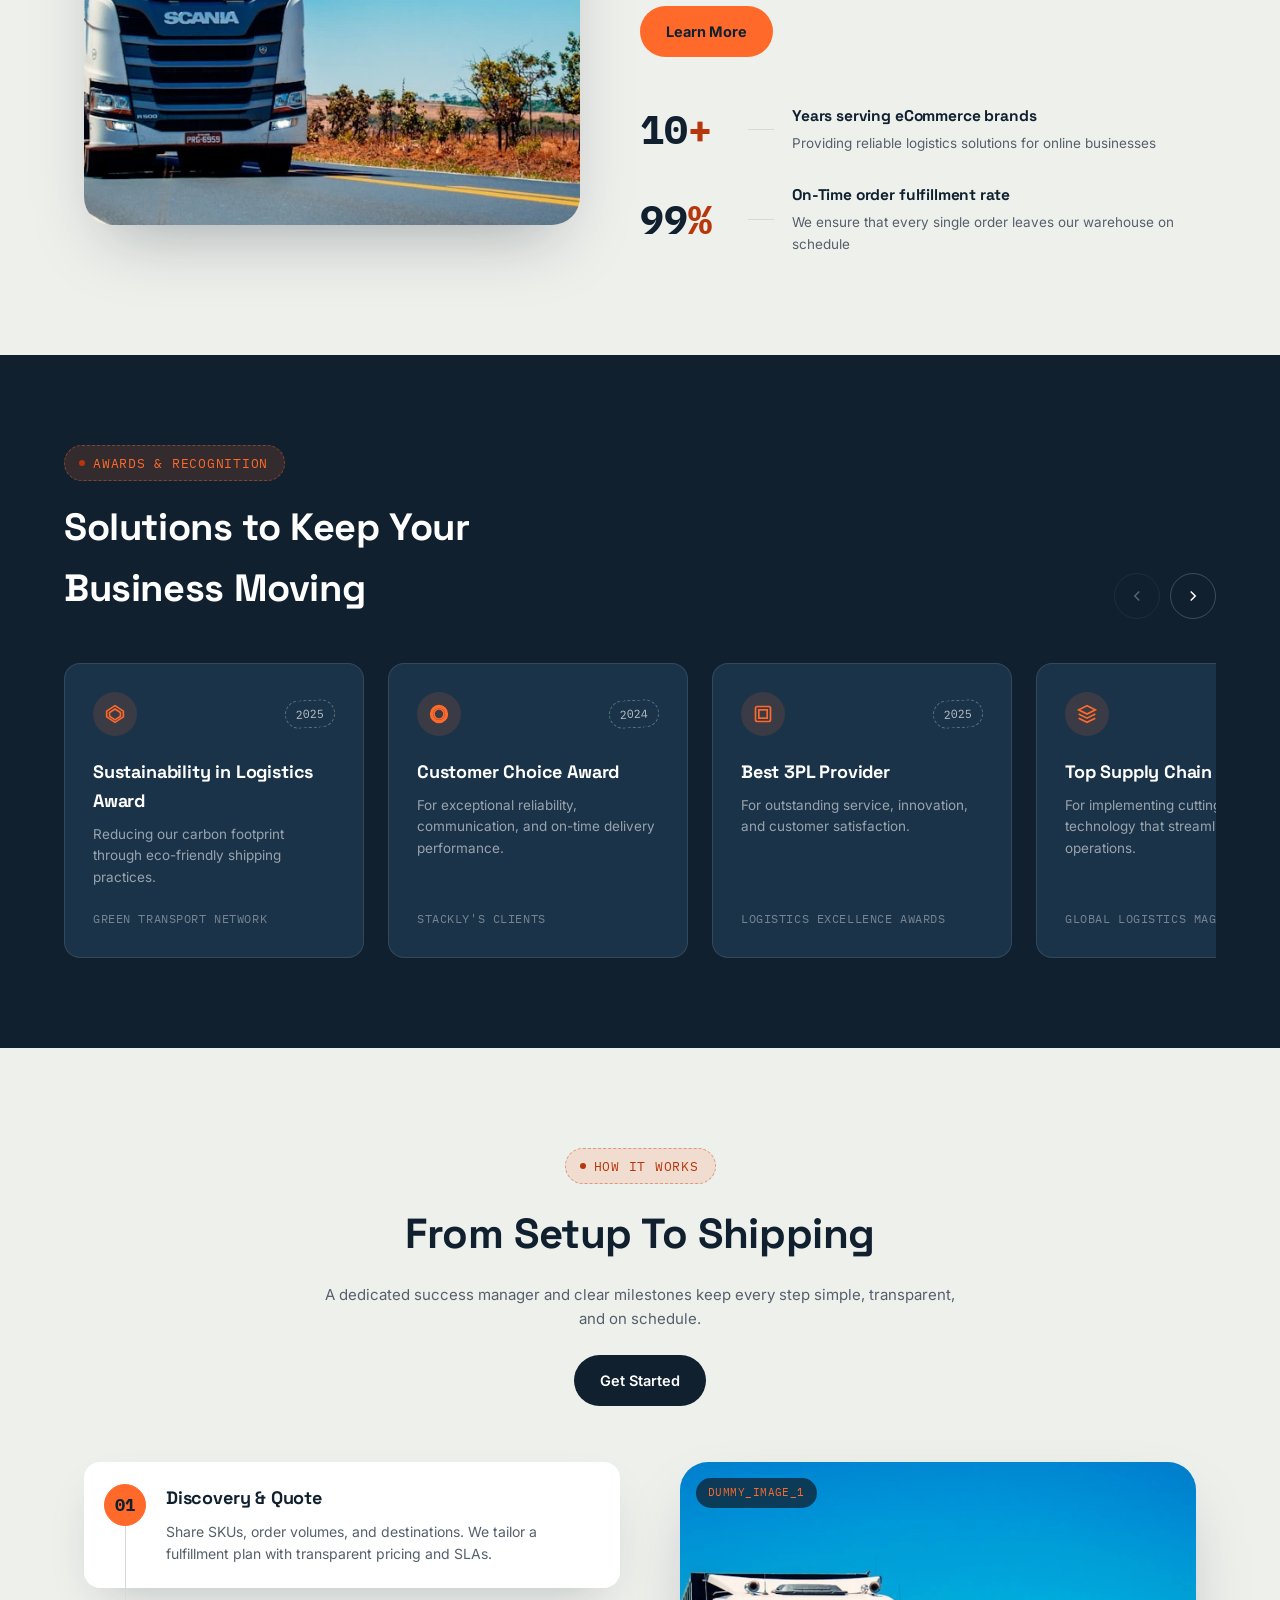
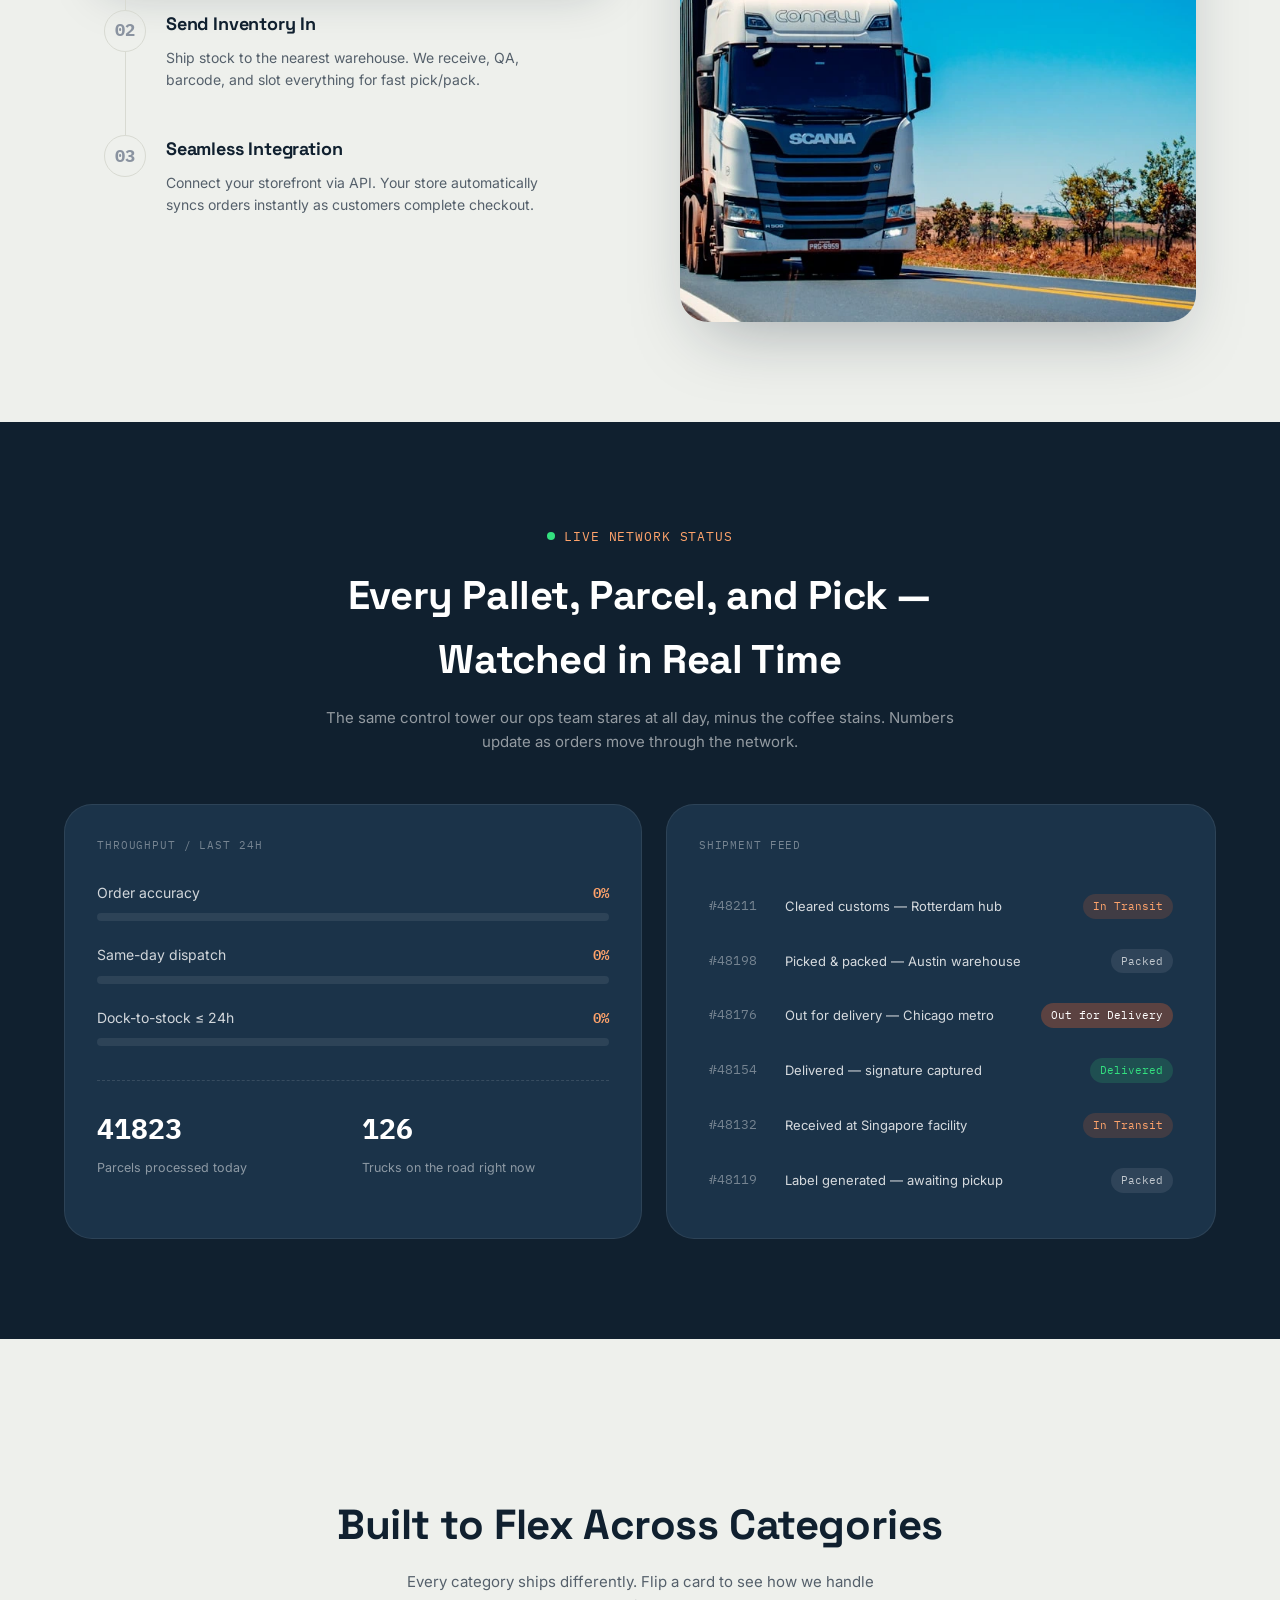
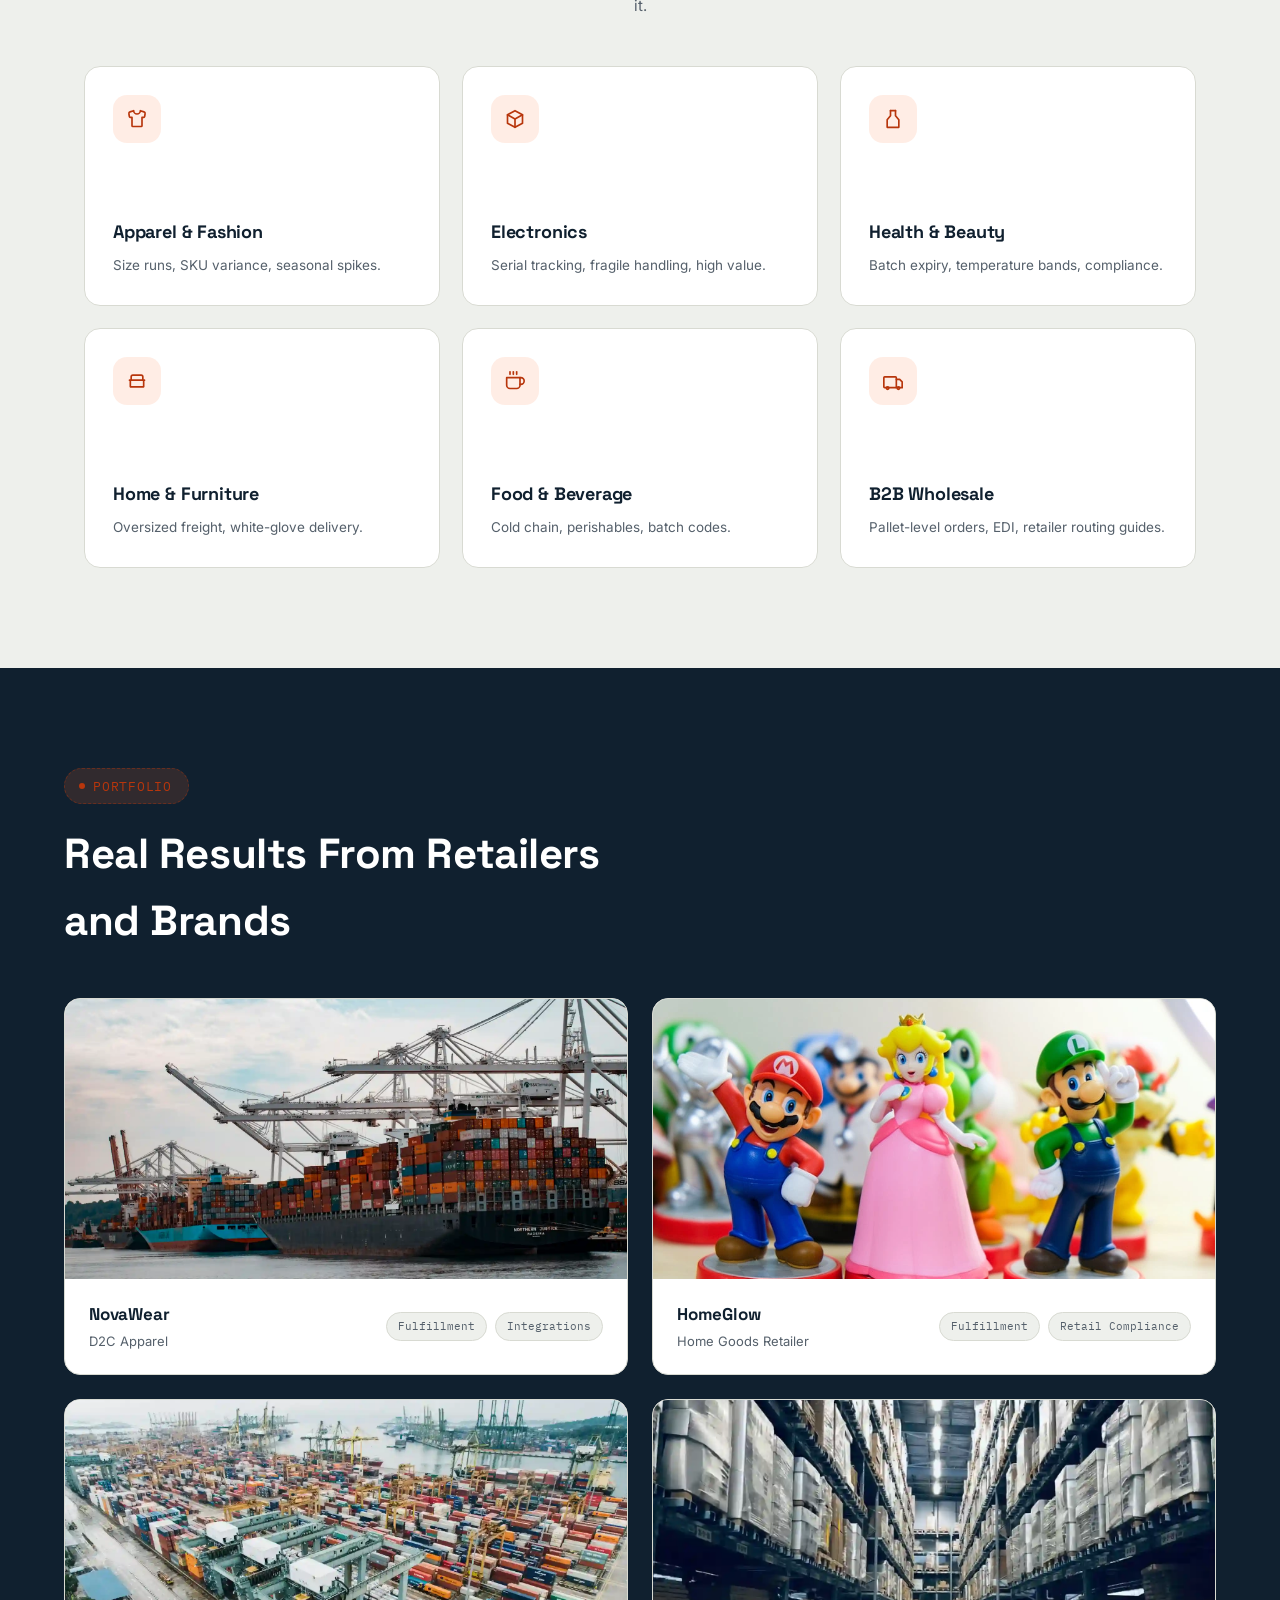
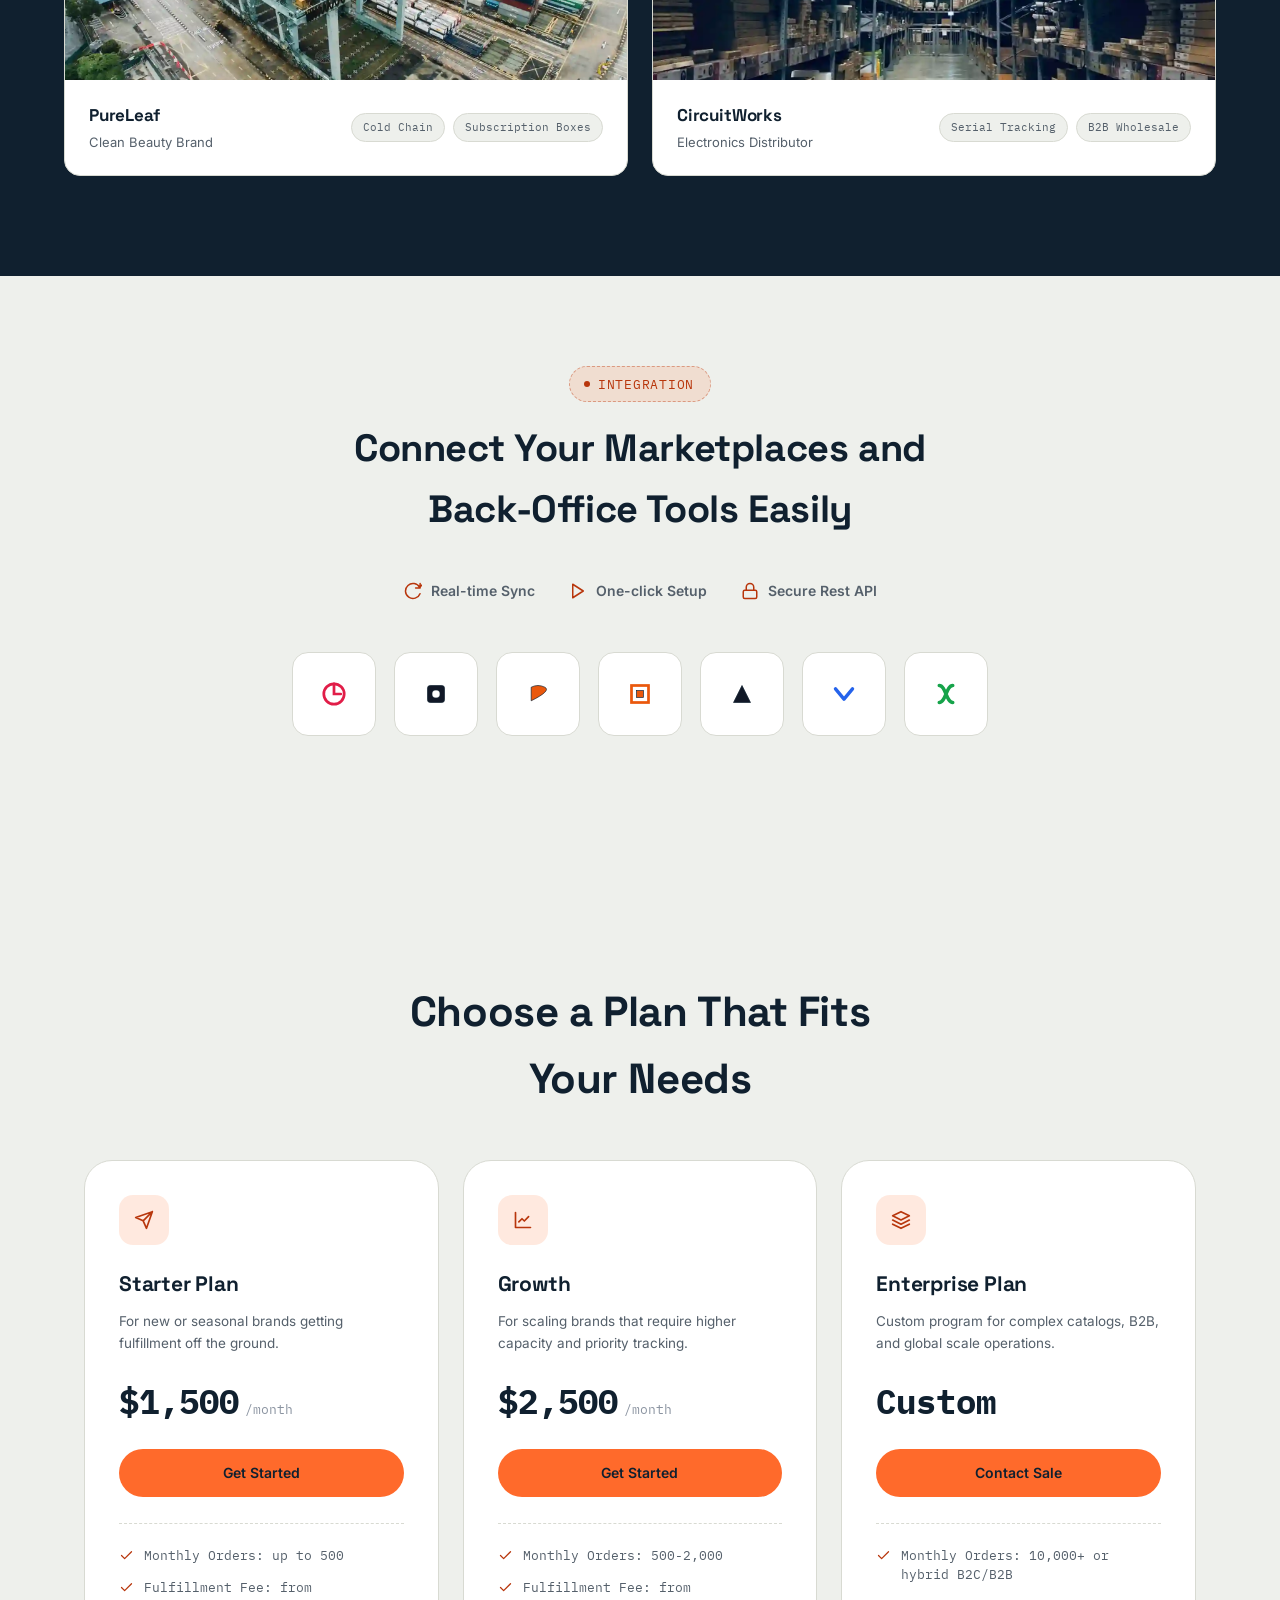
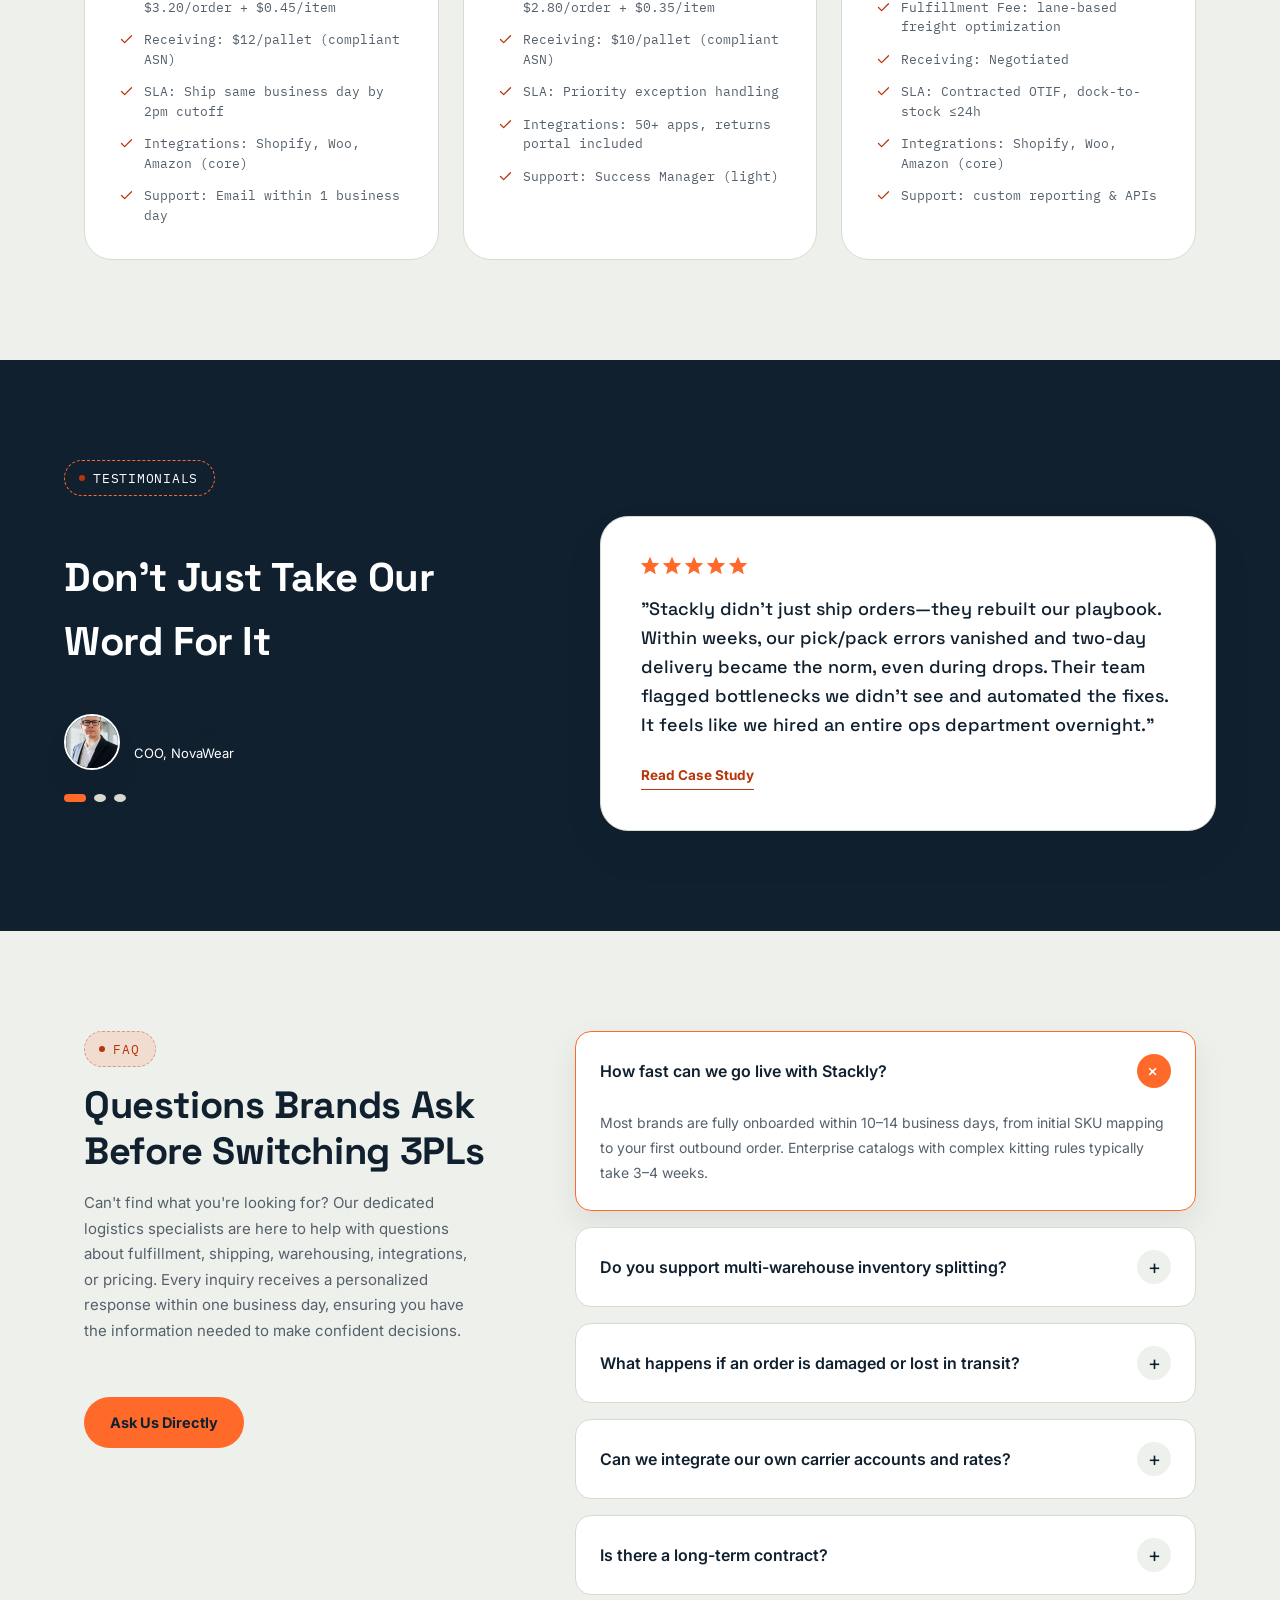
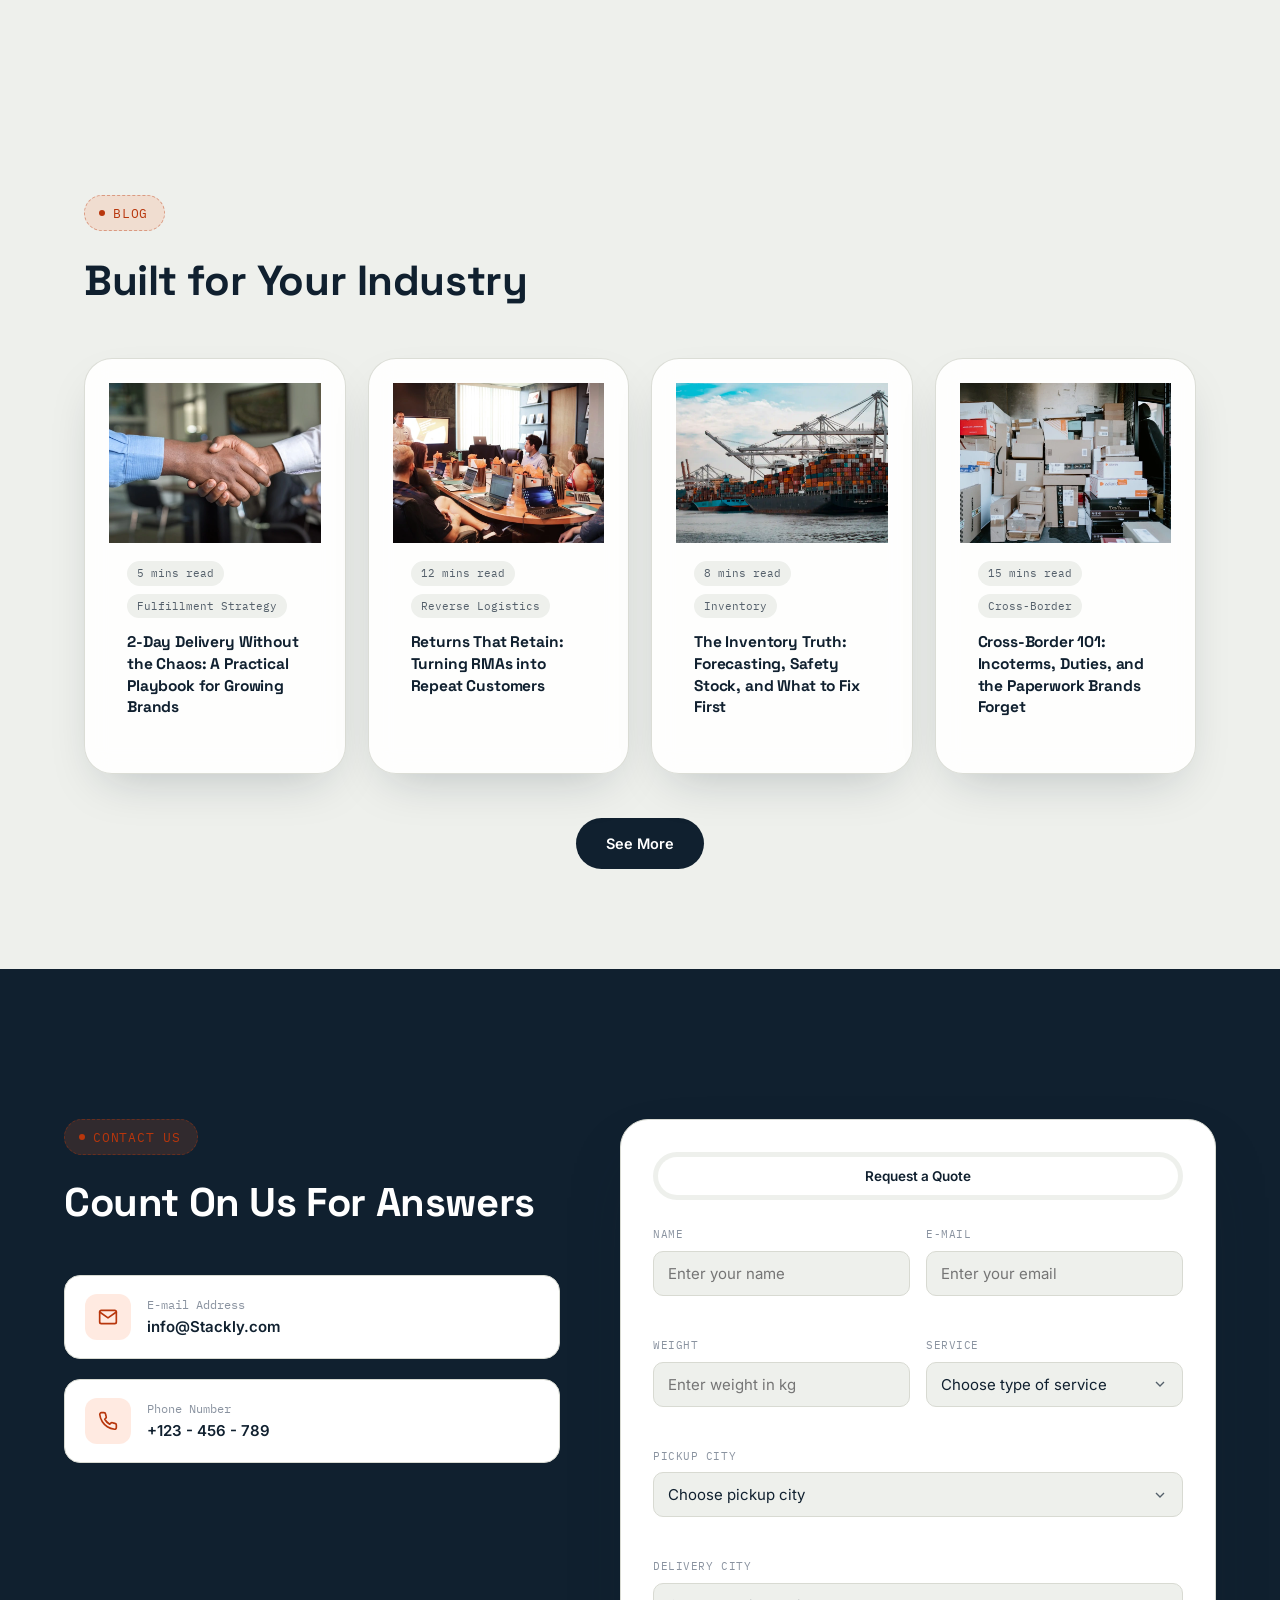
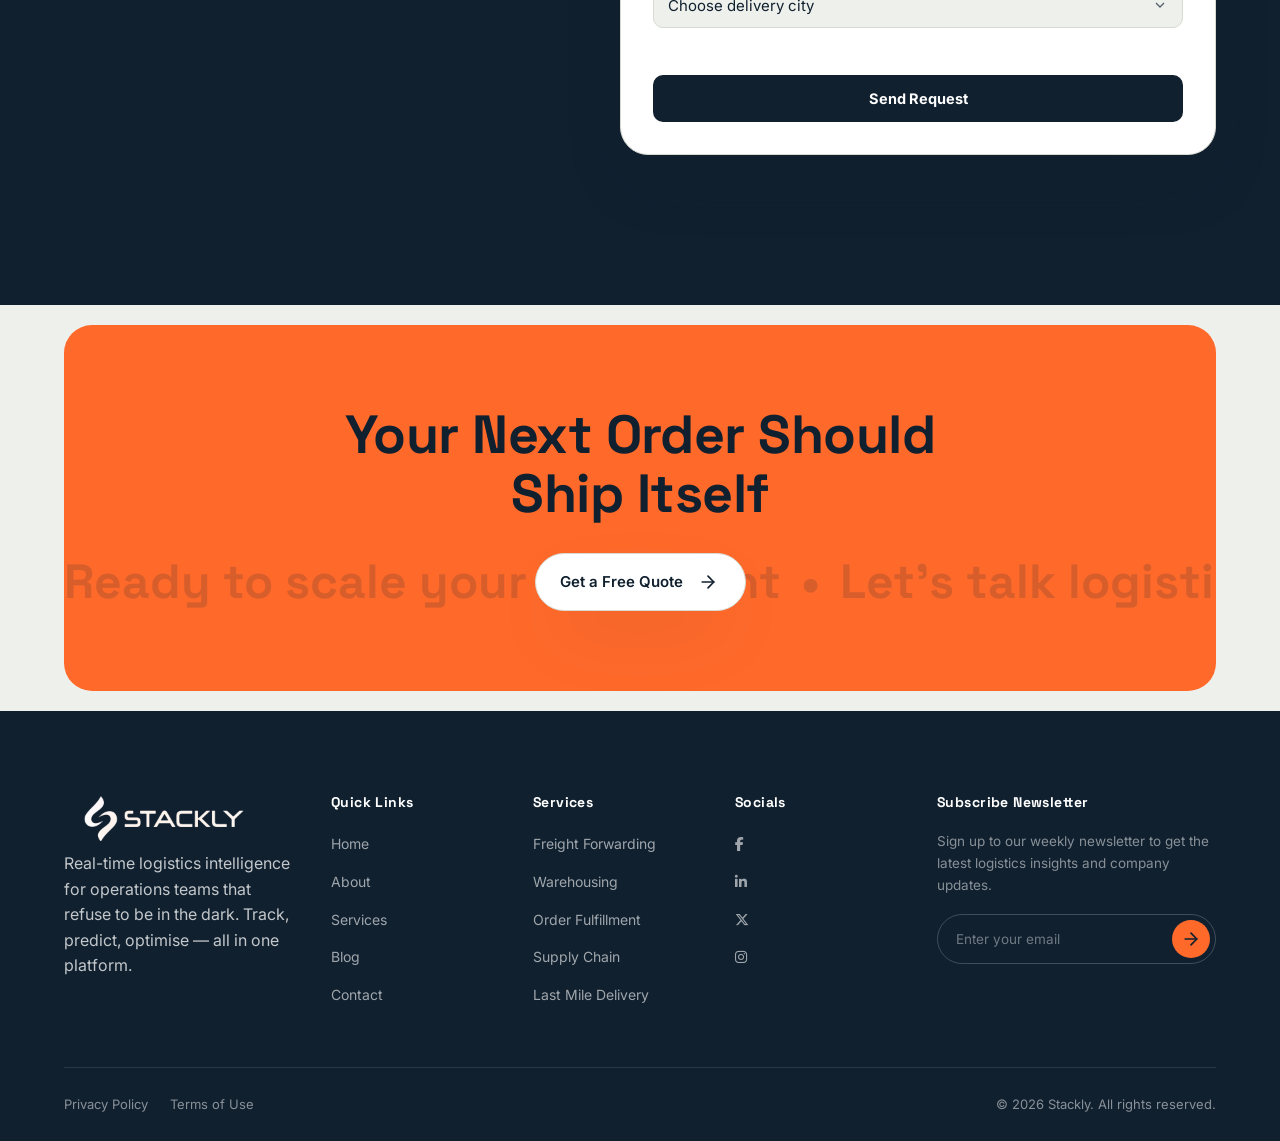
<file: home.html>
<!DOCTYPE html>
<html lang="en">
<head>
    <meta charset="UTF-8">
    <meta name="viewport" content="width=device-width, initial-scale=1.0">
    <title>Stackly - Logistics & Supply Chain Solutions</title>
    <!-- Google Fonts -->
    <link rel="preconnect" href="https://fonts.googleapis.com">
      <link rel="stylesheet" href="https://cdnjs.cloudflare.com/ajax/libs/font-awesome/6.5.2/css/all.min.css" />

    <link rel="preconnect" href="https://fonts.gstatic.com" crossorigin>
    <link href="https://fonts.googleapis.com/css2?family=Space+Grotesk:wght@500;600;700&family=Inter:wght@400;500;600;700&family=IBM+Plex+Mono:wght@400;500;600;700&display=swap" rel="stylesheet">
    <link rel="stylesheet" href="style.css">
</head>
<body>
<nav class="nav-bar">
            <div class="logo-box">
                <a href="./home.html">
                    <img src="./src/logo/Untitled design-compressed (1).webp" alt="">
                </a>
            </div>
            <div class="nav-links ">
                <a href="./home.html">Home</a>
                <a href="./about.html">About</a>
                <a href="./service.html">Service</a>
                <a href="./blog.html">Blog</a>
                <a href="./contact.html">Contact</a>
            </div>
            <div class="hamburger" id="hamburger">
                <span></span>
                <span></span>
                <span></span>
 
            </div>
            <div class="login-btn">
                <a href="./login.html">
                    <Button title="Login to Tract Your order and History">Login</Button>
                </a>
            </div>
        </nav>
        <div class="mobile-nav">
            <div class="mobile-menu">
                 <a href="./home.html">Home</a>
                <a href="./about.html">About</a>
                <a href="./service.html">Service</a>
                <a href="./blog.html">Blog</a>
                <a href="./contact.html">Contact</a>
            </div>
            <div class="mobile-login-btn" id="mobile-login-btn">
                <a href="./login.html">
                    <Button title="Login to Tract Your order and History">Login</Button>
                </a>
            </div>
        </div>

    <!-- Backdrop shown behind the mobile drawer -->
    <div class="mobile-nav-backdrop" id="mobileNavBackdrop"></div>

    <!-- MAIN HERO AND TRACKING ELEMENT AREA CONTAINER -->
    <section class="hero-viewport-area">
        <div class="background-watermark">Stackly</div>

        <div class="hero-left-content">
            <h1>Smart Logistics<br>Seamless Growth</h1>

            <div class="hero-pill-row">
                <div class="pill-item">
                    <span class="pill-dot"></span>
                    <span><strong>Your Growth,</strong> Our Logistics</span>
                </div>
                <div class="pill-item">
                    <span class="pill-dot"></span>
                    <span><strong>Nationwide Reach,</strong> Local Care</span>
                </div>
            </div>

            <div class="hero-buttons-row">
                <a href="contact.html" class="apex-btn apex-btn-orange">
                    Get a Free Quote
                    <span class="arrow-icon-circle">
                        <svg width="12" height="12" viewBox="0 0 24 24" fill="none" stroke="currentColor" stroke-width="3" stroke-linecap="round" stroke-linejoin="round"><line x1="5" y1="12" x2="19" y2="12"></line><polyline points="12 5 19 12 12 19"></polyline></svg>
                    </span>
                </a>
                <a href="service.html" class="apex-btn apex-btn-white">Explore Services</a>
            </div>
        </div>

        <div class="interactive-card-wrapper">
            <div class="hero-media-card" data-reveal="fade">
                
            </div>
            <div class="tracking-sheet-card">

                <div class="sheet-tab-header-row">
                    <button class="sheet-tab-trigger active-tab" data-target-pane="pane-shipment-tracking">
                        <svg viewBox="0 0 24 24" stroke-linecap="round" stroke-linejoin="round"><path d="M21 16V8a2 2 0 0 0-1-1.73l-7-4a2 2 0 0 0-2 0l-7 4A2 2 0 0 0 3 8v8a2 2 0 0 0 1 1.73l7 4a2 2 0 0 0 2 0l7-4A2 2 0 0 0 21 16z"></path><polyline points="3.27 6.96 12 12.01 20.73 6.96"></polyline><line x1="12" y1="22.08" x2="12" y2="12"></line></svg>
                        Shipment Tracking
                    </button>
                    <button class="sheet-tab-trigger" data-target-pane="pane-warehouse-finding">
                        <svg viewBox="0 0 24 24" stroke-linecap="round" stroke-linejoin="round"><path d="M20 21v-2a4 4 0 0 0-4-4H8a4 4 0 0 0-4 4v2"></path><circle cx="12" cy="7" r="4"></circle></svg>
                        Finding Warehouse
                    </button>
                    <div class="dynamic-tab-line"></div>
                </div>

                <div class="sheet-tab-panel active-panel" id="pane-shipment-tracking">
                    <form class="sheet-inline-form" id="heroTrackingForm" novalidate>
                        <div class="sheet-input-block">
                            <span class="sheet-input-label">Order ID</span>
                            <input type="text" id="heroOrderId" name="orderId" placeholder="Enter ID number" data-validate="orderId" required>
                            <span class="field-error" data-error-for="heroOrderId"></span>
                        </div>
                        <div class="sheet-input-block">
                            <span class="sheet-input-label">Your E-mail</span>
                            <input type="email" id="heroEmail" name="email" placeholder="Enter Your Email" data-validate="email" required>
                            <span class="field-error" data-error-for="heroEmail"></span>
                        </div>
                        <button type="submit" class="sheet-submit-btn">Track Order</button>
                    </form>
                </div>

                <div class="sheet-tab-panel" id="pane-warehouse-finding">
                    <form class="sheet-inline-form" id="heroWarehouseForm" novalidate>
                        <div class="sheet-input-block">
                            <span class="sheet-input-label">Region</span>
                            <input type="text" id="heroRegion" name="region" placeholder="State, City or Postal Zip Code" data-validate="region" required>
                            <span class="field-error" data-error-for="heroRegion"></span>
                        </div>
                        <div class="sheet-input-block">
                            <span class="sheet-input-label">Facility</span>
                            <input type="text" id="heroFacility" name="facility" placeholder="Cold Storage, Cross-Docking..." data-validate="facility" required>
                            <span class="field-error" data-error-for="heroFacility"></span>
                        </div>
                        <button type="submit" class="sheet-submit-btn">Find Facility</button>
                    </form>
                </div>

            </div>
        </div>
    </section>

    <section class="services-container" id="services">
        <div class="services-header" data-reveal="fade">
            <div class="services-badge">Our Services</div>
            <h2>Solutions to Keep Your Business Moving</h2>
        </div>

        <div class="services-asymmetric-grid">

            <div class="service-block block-graphic-image" data-reveal="left">
                <div class="big-number-display left-aligned-num">01</div>
            </div>

            <div class="service-block" data-reveal="right">
                <span class="card-pill-tag">Safe, Secure, and Scalable</span>
                <h3>Warehousing & Storage</h3>
                <p>Store your inventory in climate-controlled, strategically located warehouses for faster delivery and maximum security.</p>
            </div>

            <div class="service-block" data-reveal="left">
                <span class="card-pill-tag">Pick, Pack & Ship - Simplified</span>
                <h3>Order Fulfillment</h3>
                <p>From receiving to packaging and shipping, we handle every step of your order fulfillment process with speed and accuracy.</p>
            </div>

            <div class="service-block block-graphic-image" data-reveal="left">
                <div class="big-number-display left-aligned-num">02</div>
            </div>

            <div class="service-block" data-reveal="right">
                <span class="card-pill-tag">Safe, Secure, and Scalable</span>
                <h3>Warehousing & Storage</h3>
                <p>Store your inventory in climate-controlled, strategically located warehouses for faster delivery and maximum security.</p>
            </div>

            <div class="service-block" data-reveal="left">
                <span class="card-pill-tag">Pick, Pack & Ship - Simplified</span>
                <h3>Order Fulfillment</h3>
                <p>From receiving to packaging and shipping, we handle every step of your order fulfillment process with speed and accuracy.</p>
            </div>

        </div>
    </section>

    <section class="brands-marquee-section">
        <div class="marquee-badge" data-reveal="fade">Trusted By Top-tier Brands</div>

        <div class="marquee-wrapper">
    <div class="marquee-track">
        <span class="brand-text-item">Amazon</span>
        <span class="brand-text-item">FedEx</span>
        <span class="brand-text-item">DHL</span>
        <span class="brand-text-item">UPS</span>
        <span class="brand-text-item">Maersk</span>
        <span class="brand-text-item">Blue Dart</span>
        <span class="brand-text-item">Delhivery</span>
        <span class="brand-text-item">XpressBees</span>
        <span class="brand-text-item">Amazon</span>
        <span class="brand-text-item">FedEx</span>
        <span class="brand-text-item">DHL</span>
        <span class="brand-text-item">UPS</span>
        <span class="brand-text-item">Maersk</span>
        <span class="brand-text-item">Blue Dart</span>
        <span class="brand-text-item">Delhivery</span>
        <span class="brand-text-item">XpressBees</span>
        <span class="brand-text-item">Amazon</span>
        <span class="brand-text-item">FedEx</span>
        <span class="brand-text-item">DHL</span>
        <span class="brand-text-item">UPS</span>
        <span class="brand-text-item">Maersk</span>
        <span class="brand-text-item">Blue Dart</span>
        <span class="brand-text-item">Delhivery</span>
        <span class="brand-text-item">XpressBees</span>
        <span class="brand-text-item">Amazon</span>
        <span class="brand-text-item">FedEx</span>
        <span class="brand-text-item">DHL</span>
        <span class="brand-text-item">UPS</span>
        <span class="brand-text-item">Maersk</span>
        <span class="brand-text-item">Blue Dart</span>
        <span class="brand-text-item">Delhivery</span>
        <span class="brand-text-item">XpressBees</span>
        <span class="brand-text-item">Amazon</span>
        <span class="brand-text-item">FedEx</span>
        <span class="brand-text-item">DHL</span>
        <span class="brand-text-item">UPS</span>
        <span class="brand-text-item">Maersk</span>
        <span class="brand-text-item">Blue Dart</span>
        <span class="brand-text-item">Delhivery</span>
        <span class="brand-text-item">XpressBees</span>
        <span class="brand-text-item">Amazon</span>
        <span class="brand-text-item">FedEx</span>
        <span class="brand-text-item">DHL</span>
        <span class="brand-text-item">UPS</span>
        <span class="brand-text-item">Maersk</span>
        <span class="brand-text-item">Blue Dart</span>
        <span class="brand-text-item">Delhivery</span>
        <span class="brand-text-item">XpressBees</span>
    </div>

   
</div>
    </section>

    <!-- SECTION 2: OUR MISSION PARALLAX BOX -->
    <section class="mission-hero-section">
        <div class="mission-parallax-bg" id="parallaxLayer"></div>

        <div class="mission-content-box" data-reveal="scale">
            <div class="mission-badge">Our Mission</div>
            <h2>&ldquo;From day one, our mission was simple: turn complex supply chains into repeatable wins.&rdquo;</h2>

            <div class="mission-author-profile">
                <h4>Liam Parker</h4>
                <span>Founder & CEO, Stackly</span>
            </div>
        </div>
    </section>

    <section class="about-stats-section">
        <div class="about-left-visuals" data-reveal="left">
            <img class="truck-cropped-asset" src="./src/images/image_3-compressed.webp" alt="Logistics Freight Delivery Fleet" loading="lazy">
        </div>

        <div class="about-right-content" data-reveal="right">
            <div class="section-badge">About Us</div>
            <h2>At Stackly, we believe logistics should be the easiest part of your business</h2>

            <p class="about-description">
                With years of experience in third-party logistics, we provide end-to-end solutions that keep your supply chain running smoothly – from warehousing and order fulfillment to nationwide shipping and real-time tracking. Our mission is simple: to help businesses scale without limits.
            </p>

            <a href="about.html" class="action-btn-orange">Learn More</a>

            <div class="metrics-stack">

                <div class="metric-row" data-reveal="fade">
                    <div class="metric-number-node"><span class="count-up" data-target="10">0</span><span>+</span></div>
                    <div class="metric-pointer-line"></div>
                    <div class="metric-info-text">
                        <h4>Years serving eCommerce brands</h4>
                        <p>Providing reliable logistics solutions for online businesses</p>
                    </div>
                </div>

                <div class="metric-row" data-reveal="fade">
                    <div class="metric-number-node"><span class="count-up" data-target="99">0</span><span>%</span></div>
                    <div class="metric-pointer-line"></div>
                    <div class="metric-info-text">
                        <h4>On-Time order fulfillment rate</h4>
                        <p>We ensure that every single order leaves our warehouse on schedule</p>
                    </div>
                </div>

            </div>
        </div>
    </section>

    <section class="awards-section">

        <div class="awards-header-box" data-reveal="fade">
            <div class="awards-title-area">
                <span class="awards-badge">Awards & Recognition</span>
                <h2>Solutions to Keep Your Business Moving</h2>
            </div>

            <div class="carousel-nav-arrows">
                <button class="arrow-trigger-btn" id="prevSlideTrigger" aria-label="Previous Slide">
                    <svg viewBox="0 0 24 24"><polyline points="15 18 9 12 15 6"></polyline></svg>
                </button>
                <button class="arrow-trigger-btn" id="nextSlideTrigger" aria-label="Next Slide">
                    <svg viewBox="0 0 24 24"><polyline points="9 18 15 12 9 6"></polyline></svg>
                </button>
            </div>
        </div>

        <div class="slider-window-frame">
            <div class="slider-flex-container" id="sliderShelf">

                <div class="award-card" data-reveal="scale">
                    <div>
                        <div class="card-header-row">
                            <div class="award-icon-circle">
                                <svg viewBox="0 0 24 24"><polygon points="12 2 22 8.5 22 15.5 12 22 2 15.5 2 8.5"></polygon><polygon points="12 6 18.5 10.25 18.5 14.75 12 19 5.5 14.75 5.5 10.25"></polygon></svg>
                            </div>
                            <span class="year-pill-tag">2025</span>
                        </div>
                        <div class="card-main-body">
                            <h3>Sustainability in Logistics Award</h3>
                            <p>Reducing our carbon footprint through eco-friendly shipping practices.</p>
                        </div>
                    </div>
                    <div class="card-bottom-publisher">Green Transport Network</div>
                </div>

                <div class="award-card" data-reveal="scale">
                    <div>
                        <div class="card-header-row">
                            <div class="award-icon-circle">
                                <svg viewBox="0 0 24 24"><path d="M12 2C6.48 2 2 6.48 2 12s4.48 10 10 10 10-4.48 10-10S17.52 2 12 2zm0 18c-4.42 0-8-3.58-8-8s3.58-8 8-8 8 3.58 8 8-3.58 8-8 8z"></path><path d="M12 6c-3.31 0-6 2.69-6 6s2.69 6 6 6 6-2.69 6-6-2.69-6-6-6z"></path></svg>
                            </div>
                            <span class="year-pill-tag">2024</span>
                        </div>
                        <div class="card-main-body">
                            <h3>Customer Choice Award</h3>
                            <p>For exceptional reliability, communication, and on-time delivery performance.</p>
                        </div>
                    </div>
                    <div class="card-bottom-publisher">Stackly's Clients</div>
                </div>

                <div class="award-card" data-reveal="scale">
                    <div>
                        <div class="card-header-row">
                            <div class="award-icon-circle">
                                <svg viewBox="0 0 24 24"><rect x="3" y="3" width="18" height="18" rx="2" ry="2"></rect><rect x="7" y="7" width="10" height="10"></rect></svg>
                            </div>
                            <span class="year-pill-tag">2025</span>
                        </div>
                        <div class="card-main-body">
                            <h3>Best 3PL Provider</h3>
                            <p>For outstanding service, innovation, and customer satisfaction.</p>
                        </div>
                    </div>
                    <div class="card-bottom-publisher">Logistics Excellence Awards</div>
                </div>

                <div class="award-card" data-reveal="scale">
                    <div>
                        <div class="card-header-row">
                            <div class="award-icon-circle">
                                <svg viewBox="0 0 24 24"><path d="M12 2L2 7l10 5 10-5-10-5zM2 17l10 5 10-5M2 12l10 5 10-5"></path></svg>
                            </div>
                            <span class="year-pill-tag">2024</span>
                        </div>
                        <div class="card-main-body">
                            <h3>Top Supply Chain Innovator</h3>
                            <p>For implementing cutting-edge technology that streamlines fulfillment operations.</p>
                        </div>
                    </div>
                    <div class="card-bottom-publisher">Global Logistics Magazine</div>
                </div>

            </div>
        </div>
    </section>

    <section class="how-it-works-section">

        <div class="section-header-center" data-reveal="fade">
            <span class="badge-orange">How It Works</span>
            <h2>From Setup To Shipping</h2>
            <p>A dedicated success manager and clear milestones keep every step simple, transparent, and on schedule.</p>
            <a href="contact.html" class="btn-brand-primary">Get Started</a>
        </div>

        <div class="split-steps-grid">

            <div class="timeline-steps-stack" data-reveal="left">

                <div class="step-interactive-row active" data-step-index="1">
                    <div class="index-numeric-node">01</div>
                    <div class="vertical-progress-bar"></div>
                    <div class="step-text-details">
                        <h3>Discovery & Quote</h3>
                        <p>Share SKUs, order volumes, and destinations. We tailor a fulfillment plan with transparent pricing and SLAs.</p>
                    </div>
                </div>

                <div class="step-interactive-row" data-step-index="2">
                    <div class="index-numeric-node">02</div>
                    <div class="vertical-progress-bar"></div>
                    <div class="step-text-details">
                        <h3>Send Inventory In</h3>
                        <p>Ship stock to the nearest warehouse. We receive, QA, barcode, and slot everything for fast pick/pack.</p>
                    </div>
                </div>

                <div class="step-interactive-row" data-step-index="3">
                    <div class="index-numeric-node">03</div>
                    <div class="vertical-progress-bar"></div>
                    <div class="step-text-details">
                        <h3>Seamless Integration</h3>
                        <p>Connect your storefront via API. Your store automatically syncs orders instantly as customers complete checkout.</p>
                    </div>
                </div>

            </div>

            <div class="media-frame-wrapper" data-reveal="right">
                <div class="curved-image-panel">
                    <div class="internal-img-tag" id="imageTagNode">DUMMY_IMAGE_1</div>
                    <img id="dynamicTargetImage" src="./src/images/image_3-compressed.webp" alt="Dummy Graphic Asset 1">
                </div>
            </div>

        </div>

    </section>

    <!-- SECTION: LIVE OPERATIONS DASHBOARD (signature element) -->
    <section class="ops-dashboard-section" id="operations">
        <div class="ops-header-row" data-reveal="fade">
            <span class="ops-eyebrow"><span class="ops-live-dot"></span>Live Network Status</span>
            <h2>Every Pallet, Parcel, and Pick — Watched in Real Time</h2>
            <p>The same control tower our ops team stares at all day, minus the coffee stains. Numbers update as orders move through the network.</p>
        </div>

        <div class="ops-dashboard-grid" data-reveal="scale">

            <div class="ops-panel ops-panel-metrics">
                <div class="ops-panel-label">Throughput / Last 24h</div>

                <div class="ops-metric-line">
                    <div class="ops-metric-head">
                        <span>Order accuracy</span>
                        <span class="ops-metric-value" data-bar-value="99.6">0%</span>
                    </div>
                    <div class="ops-bar-track"><div class="ops-bar-fill" data-bar-fill="99.6"></div></div>
                </div>

                <div class="ops-metric-line">
                    <div class="ops-metric-head">
                        <span>Same-day dispatch</span>
                        <span class="ops-metric-value" data-bar-value="94">0%</span>
                    </div>
                    <div class="ops-bar-track"><div class="ops-bar-fill" data-bar-fill="94"></div></div>
                </div>

                <div class="ops-metric-line">
                    <div class="ops-metric-head">
                        <span>Dock-to-stock &le; 24h</span>
                        <span class="ops-metric-value" data-bar-value="88">0%</span>
                    </div>
                    <div class="ops-bar-track"><div class="ops-bar-fill" data-bar-fill="88"></div></div>
                </div>

                <div class="ops-stat-duo">
                    <div class="ops-stat-block">
                        <span class="ops-stat-num count-up" data-target="41823">0</span>
                        <span class="ops-stat-label">Parcels processed today</span>
                    </div>
                    <div class="ops-stat-block">
                        <span class="ops-stat-num count-up" data-target="126">0</span>
                        <span class="ops-stat-label">Trucks on the road right now</span>
                    </div>
                </div>
            </div>

            <div class="ops-panel ops-panel-feed">
                <div class="ops-panel-label">Shipment Feed</div>
                <ul class="ops-feed-list" id="opsFeedList">
                    <li class="ops-feed-row"><span class="ops-feed-id">#48211</span><span class="ops-feed-desc">Cleared customs — Rotterdam hub</span><span class="ops-feed-tag ops-tag-transit">In Transit</span></li>
                    <li class="ops-feed-row"><span class="ops-feed-id">#48198</span><span class="ops-feed-desc">Picked & packed — Austin warehouse</span><span class="ops-feed-tag ops-tag-packed">Packed</span></li>
                    <li class="ops-feed-row"><span class="ops-feed-id">#48176</span><span class="ops-feed-desc">Out for delivery — Chicago metro</span><span class="ops-feed-tag ops-tag-out">Out for Delivery</span></li>
                    <li class="ops-feed-row"><span class="ops-feed-id">#48154</span><span class="ops-feed-desc">Delivered — signature captured</span><span class="ops-feed-tag ops-tag-done">Delivered</span></li>
                    <li class="ops-feed-row"><span class="ops-feed-id">#48132</span><span class="ops-feed-desc">Received at Singapore facility</span><span class="ops-feed-tag ops-tag-transit">In Transit</span></li>
                    <li class="ops-feed-row"><span class="ops-feed-id">#48119</span><span class="ops-feed-desc">Label generated — awaiting pickup</span><span class="ops-feed-tag ops-tag-packed">Packed</span></li>
                </ul>
            </div>

        </div>
    </section>

    <!-- SECTION: INDUSTRIES WE SERVE -->
    <section class="industries-section" id="industries">
        <span class="section-badge" data-reveal="fade">Industries</span>
        <h2 data-reveal="fade">Built to Flex Across Categories</h2>
        <p class="industries-intro" data-reveal="fade">Every category ships differently. Flip a card to see how we handle it.</p>

        <div class="industries-grid">

            <div class="industry-flip-card" data-reveal="scale" tabindex="0">
                <div class="industry-flip-inner">
                    <div class="industry-face industry-face-front">
                        <div class="industry-icon-circle">
                            <svg viewBox="0 0 24 24" fill="none" stroke="currentColor" stroke-width="2" stroke-linecap="round" stroke-linejoin="round"><path d="M20.38 3.46 16 2a4 4 0 0 1-8 0L3.62 3.46a2 2 0 0 0-1.34 2.23l.58 3.47a1 1 0 0 0 .99.84H6v10c0 .55.45 1 1 1h10c.55 0 1-.45 1-1V10h2.15a1 1 0 0 0 .99-.84l.58-3.47a2 2 0 0 0-1.34-2.23Z"/></svg>
                        </div>
                        <h3>Apparel & Fashion</h3>
                        <p>Size runs, SKU variance, seasonal spikes.</p>
                    </div>
                    <div class="industry-face industry-face-back">
                        <h4>Apparel & Fashion</h4>
                        <ul>
                            <li>Multi-variant kitting & polybagging</li>
                            <li>Peak-season surge capacity</li>
                            <li>Branded unboxing inserts</li>
                        </ul>
                        <span class="industry-back-stat">4.8x faster drop-day dispatch</span>
                    </div>
                </div>
            </div>

            <div class="industry-flip-card" data-reveal="scale" tabindex="0">
                <div class="industry-flip-inner">
                    <div class="industry-face industry-face-front">
                        <div class="industry-icon-circle">
                            <svg viewBox="0 0 24 24" fill="none" stroke="currentColor" stroke-width="2" stroke-linecap="round" stroke-linejoin="round"><path d="M12 2 3 7v10l9 5 9-5V7Z"/><path d="M3 7l9 5 9-5"/><path d="M12 22V12"/></svg>
                        </div>
                        <h3>Electronics</h3>
                        <p>Serial tracking, fragile handling, high value.</p>
                    </div>
                    <div class="industry-face industry-face-back">
                        <h4>Electronics</h4>
                        <ul>
                            <li>Serial & lot-level inventory tracking</li>
                            <li>ESD-safe handling protocols</li>
                            <li>High-value cage storage</li>
                        </ul>
                        <span class="industry-back-stat">0.02% damage rate</span>
                    </div>
                </div>
            </div>

            <div class="industry-flip-card" data-reveal="scale" tabindex="0">
                <div class="industry-flip-inner">
                    <div class="industry-face industry-face-front">
                        <div class="industry-icon-circle">
                            <svg viewBox="0 0 24 24" fill="none" stroke="currentColor" stroke-width="2" stroke-linecap="round" stroke-linejoin="round"><path d="M9 2v6l-4 5v9h14v-9l-4-5V2"/><path d="M9 2h6"/></svg>
                        </div>
                        <h3>Health & Beauty</h3>
                        <p>Batch expiry, temperature bands, compliance.</p>
                    </div>
                    <div class="industry-face industry-face-back">
                        <h4>Health & Beauty</h4>
                        <ul>
                            <li>Expiry-date FEFO picking logic</li>
                            <li>Climate-controlled zones</li>
                            <li>Retail-compliant labeling</li>
                        </ul>
                        <span class="industry-back-stat">100% lot traceability</span>
                    </div>
                </div>
            </div>

            <div class="industry-flip-card" data-reveal="scale" tabindex="0">
                <div class="industry-flip-inner">
                    <div class="industry-face industry-face-front">
                        <div class="industry-icon-circle">
                            <svg viewBox="0 0 24 24" fill="none" stroke="currentColor" stroke-width="2" stroke-linecap="round" stroke-linejoin="round"><path d="M3 11h18M5 11V7a2 2 0 0 1 2-2h10a2 2 0 0 1 2 2v4M4 11v8h16v-8"/></svg>
                        </div>
                        <h3>Home & Furniture</h3>
                        <p>Oversized freight, white-glove delivery.</p>
                    </div>
                    <div class="industry-face industry-face-back">
                        <h4>Home & Furniture</h4>
                        <ul>
                            <li>Freight & LTL rate shopping</li>
                            <li>White-glove & threshold delivery</li>
                            <li>Custom crating on demand</li>
                        </ul>
                        <span class="industry-back-stat">Zero-damage crating program</span>
                    </div>
                </div>
            </div>

            <div class="industry-flip-card" data-reveal="scale" tabindex="0">
                <div class="industry-flip-inner">
                    <div class="industry-face industry-face-front">
                        <div class="industry-icon-circle">
                            <svg viewBox="0 0 24 24" fill="none" stroke="currentColor" stroke-width="2" stroke-linecap="round" stroke-linejoin="round"><path d="M18 8h1a4 4 0 0 1 0 8h-1"/><path d="M2 8h16v9a4 4 0 0 1-4 4H6a4 4 0 0 1-4-4Z"/><line x1="6" y1="1" x2="6" y2="4"/><line x1="10" y1="1" x2="10" y2="4"/><line x1="14" y1="1" x2="14" y2="4"/></svg>
                        </div>
                        <h3>Food & Beverage</h3>
                        <p>Cold chain, perishables, batch codes.</p>
                    </div>
                    <div class="industry-face industry-face-back">
                        <h4>Food & Beverage</h4>
                        <ul>
                            <li>Cold & frozen chain of custody</li>
                            <li>Batch/lot recall readiness</li>
                            <li>Same-day perishable dispatch</li>
                        </ul>
                        <span class="industry-back-stat">-18&deg;C to 4&deg;C zone coverage</span>
                    </div>
                </div>
            </div>

            <div class="industry-flip-card" data-reveal="scale" tabindex="0">
                <div class="industry-flip-inner">
                    <div class="industry-face industry-face-front">
                        <div class="industry-icon-circle">
                            <svg viewBox="0 0 24 24" fill="none" stroke="currentColor" stroke-width="2" stroke-linecap="round" stroke-linejoin="round"><rect x="1" y="7" width="15" height="13" rx="1"/><path d="M16 10h4l3 3v7h-7"/><circle cx="5.5" cy="20.5" r="1.5"/><circle cx="18.5" cy="20.5" r="1.5"/></svg>
                        </div>
                        <h3>B2B Wholesale</h3>
                        <p>Pallet-level orders, EDI, retailer routing guides.</p>
                    </div>
                    <div class="industry-face industry-face-back">
                        <h4>B2B Wholesale</h4>
                        <ul>
                            <li>EDI 850/856/810 support</li>
                            <li>Retailer-compliant routing guides</li>
                            <li>Full & mixed pallet building</li>
                        </ul>
                        <span class="industry-back-stat">99.2% chargeback-free</span>
                    </div>
                </div>
            </div>

        </div>
    </section>

    <!-- SECTION 1: PORTFOLIO -->
    <section class="portfolio-section" id="portfolio">
        <span class="section-badge" data-reveal="fade">Portfolio</span>
        <h2 data-reveal="fade">Real Results From Retailers and Brands</h2>

        <div class="portfolio-grid">
            <div class="portfolio-card" data-reveal="scale">
                <div class="portfolio-img-wrapper">
                    <img src="./src/images/image_12-compressed.webp" alt="NovaWear Supply Chain Logistic System Container Loading Process" loading="lazy">
                </div>
                <div class="portfolio-meta">
                    <div class="brand-info">
                        <h4>NovaWear</h4>
                        <p>D2C Apparel</p>
                    </div>
                    <div class="tag-row">
                        <span class="pill-tag">Fulfillment</span>
                        <span class="pill-tag">Integrations</span>
                    </div>
                </div>
            </div>

            <div class="portfolio-card" data-reveal="scale">
                <div class="portfolio-img-wrapper">
                    <img src="./src/images/image_6-compressed.webp" alt="HomeGlow Retail Supply Hub Team Operations Floor Management" loading="lazy">
                </div>
                <div class="portfolio-meta">
                    <div class="brand-info">
                        <h4>HomeGlow</h4>
                        <p>Home Goods Retailer</p>
                    </div>
                    <div class="tag-row">
                        <span class="pill-tag">Fulfillment</span>
                        <span class="pill-tag">Retail Compliance</span>
                    </div>
                </div>
            </div>

            <div class="portfolio-card" data-reveal="scale">
                <div class="portfolio-img-wrapper">
                    <img src="./src/images/image_7-compressed.webp" alt="PureLeaf Cold Chain Beauty Brand Warehouse Cold Storage" loading="lazy">
                </div>
                <div class="portfolio-meta">
                    <div class="brand-info">
                        <h4>PureLeaf</h4>
                        <p>Clean Beauty Brand</p>
                    </div>
                    <div class="tag-row">
                        <span class="pill-tag">Cold Chain</span>
                        <span class="pill-tag">Subscription Boxes</span>
                    </div>
                </div>
            </div>

            <div class="portfolio-card" data-reveal="scale">
                <div class="portfolio-img-wrapper">
                    <img src="./src/images/image_4-compressed.webp" alt="CircuitWorks Electronics Distributor Pallet Warehouse Racking" loading="lazy">
                </div>
                <div class="portfolio-meta">
                    <div class="brand-info">
                        <h4>CircuitWorks</h4>
                        <p>Electronics Distributor</p>
                    </div>
                    <div class="tag-row">
                        <span class="pill-tag">Serial Tracking</span>
                        <span class="pill-tag">B2B Wholesale</span>
                    </div>
                </div>
            </div>
        </div>
    </section>

    <!-- SECTION 2: INTEGRATION -->
    <section class="integration-section" id="integration">
        <span class="section-badge" data-reveal="fade">Integration</span>
        <h2 data-reveal="fade">Connect Your Marketplaces and Back-Office Tools Easily</h2>

        <div class="features-row" data-reveal="fade">
            <div class="feature-indicator">
                <svg viewBox="0 0 24 24" fill="none" stroke="currentColor" stroke-width="2.5" stroke-linecap="round" stroke-linejoin="round"><path d="M21.5 2v6h-6M21.34 15.57a10 10 0 1 1-.57-8.38l5.67-5.67"/></svg>
                Real-time Sync
            </div>
            <div class="feature-indicator">
                <svg viewBox="0 0 24 24" fill="none" stroke="currentColor" stroke-width="2.5" stroke-linecap="round" stroke-linejoin="round"><polygon points="5 3 19 12 5 21 5 3"/></svg>
                One-click Setup
            </div>
            <div class="feature-indicator">
                <svg viewBox="0 0 24 24" fill="none" stroke="currentColor" stroke-width="2.5" stroke-linecap="round" stroke-linejoin="round"><rect x="3" y="11" width="18" height="11" rx="2" ry="2"/><path d="M7 11V7a5 5 0 0 1 10 0v4"/></svg>
                Secure Rest API
            </div>
        </div>

        <div class="logo-grid-strip" data-reveal-group data-reveal="fade">
            <div class="integration-logo-card">
                <svg viewBox="0 0 100 100" fill="none"><circle cx="50" cy="50" r="30" stroke="#e11d48" stroke-width="8"/><path d="M50 20v30h20" stroke="#e11d48" stroke-width="8" stroke-linecap="round"/></svg>
            </div>
            <div class="integration-logo-card">
                <svg viewBox="0 0 100 100" fill="none"><rect x="25" y="25" width="50" height="50" rx="8" fill="#111827"/><circle cx="50" cy="50" r="12" fill="#ffffff"/></svg>
            </div>
            <div class="integration-logo-card">
                <svg viewBox="0 0 100 100" fill="none"><path d="M30 30q20-10 40 0t-40 40z" fill="#ea580c"/></svg>
            </div>
            <div class="integration-logo-card">
                <svg viewBox="0 0 100 100" fill="none"><rect x="25" y="25" width="50" height="50" stroke="#ea580c" stroke-width="8"/><rect x="40" y="40" width="20" height="20" fill="#ea580c"/></svg>
            </div>
            <div class="integration-logo-card">
                <svg viewBox="0 0 100 100" fill="none"><path d="M25 75L50 25L75 75Z" fill="#111827"/></svg>
            </div>
            <div class="integration-logo-card">
                <svg viewBox="0 0 100 100" fill="none"><path d="M25 35L50 65L75 35" stroke="#2563eb" stroke-width="10" stroke-linecap="round" stroke-linejoin="round"/></svg>
            </div>
            <div class="integration-logo-card">
                <svg viewBox="0 0 100 100" fill="none"><path d="M30 25C50 25 50 75 70 75M30 75C50 75 50 25 70 25" stroke="#16a34a" stroke-width="10" stroke-linecap="round"/></svg>
            </div>
        </div>
    </section>

  
    <!-- SECTION 4: PRICING -->
    <section class="pricing-section" id="pricing">
        <span class="section-badge" data-reveal="fade">Pricing Plans</span>
        <h2 data-reveal="fade">Choose a Plan That Fits Your Needs</h2>

        <div class="pricing-grid">
            <div class="pricing-card" data-reveal="scale">
                <div class="plan-icon-box">
                    <svg viewBox="0 0 24 24" fill="none" stroke="currentColor" stroke-width="2" stroke-linecap="round" stroke-linejoin="round"><path d="M22 2L11 13M22 2l-7 20-4-9-9-4 20-7z"/></svg>
                </div>
                <h3>Starter Plan</h3>
                <p class="plan-desc">For new or seasonal brands getting fulfillment off the ground.</p>
                <div class="price-row">
                    <span class="amt">$1,500</span>
                    <span class="period">/month</span>
                </div>
                <a href="signup.html" class="btn-pricing secondary">Get Started</a>
                <ul class="plan-features-list">
                    <li><svg viewBox="0 0 24 24" fill="none" stroke="currentColor" stroke-width="3" stroke-linecap="round" stroke-linejoin="round"><polyline points="20 6 9 17 4 12"/></svg>Monthly Orders: up to 500</li>
                    <li><svg viewBox="0 0 24 24" fill="none" stroke="currentColor" stroke-width="3" stroke-linecap="round" stroke-linejoin="round"><polyline points="20 6 9 17 4 12"/></svg>Fulfillment Fee: from $3.20/order + $0.45/item</li>
                    <li><svg viewBox="0 0 24 24" fill="none" stroke="currentColor" stroke-width="3" stroke-linecap="round" stroke-linejoin="round"><polyline points="20 6 9 17 4 12"/></svg>Receiving: $12/pallet (compliant ASN)</li>
                    <li><svg viewBox="0 0 24 24" fill="none" stroke="currentColor" stroke-width="3" stroke-linecap="round" stroke-linejoin="round"><polyline points="20 6 9 17 4 12"/></svg>SLA: Ship same business day by 2pm cutoff</li>
                    <li><svg viewBox="0 0 24 24" fill="none" stroke="currentColor" stroke-width="3" stroke-linecap="round" stroke-linejoin="round"><polyline points="20 6 9 17 4 12"/></svg>Integrations: Shopify, Woo, Amazon (core)</li>
                    <li><svg viewBox="0 0 24 24" fill="none" stroke="currentColor" stroke-width="3" stroke-linecap="round" stroke-linejoin="round"><polyline points="20 6 9 17 4 12"/></svg>Support: Email within 1 business day</li>
                </ul>
            </div>

            <div class="pricing-card" data-reveal="scale">
                <div class="plan-icon-box">
                    <svg viewBox="0 0 24 24" fill="none" stroke="currentColor" stroke-width="2" stroke-linecap="round" stroke-linejoin="round"><path d="M3 3v18h18"/><path d="M18.7 8l-5.1 5.2-2.8-2.7L7 14.3"/></svg>
                </div>
                <h3>Growth</h3>
                <p class="plan-desc">For scaling brands that require higher capacity and priority tracking.</p>
                <div class="price-row">
                    <span class="amt">$2,500</span>
                    <span class="period">/month</span>
                </div>
                <a href="signup.html" class="btn-pricing secondary">Get Started</a>
                <ul class="plan-features-list">
                    <li><svg viewBox="0 0 24 24" fill="none" stroke="currentColor" stroke-width="3" stroke-linecap="round" stroke-linejoin="round"><polyline points="20 6 9 17 4 12"/></svg>Monthly Orders: 500-2,000</li>
                    <li><svg viewBox="0 0 24 24" fill="none" stroke="currentColor" stroke-width="3" stroke-linecap="round" stroke-linejoin="round"><polyline points="20 6 9 17 4 12"/></svg>Fulfillment Fee: from $2.80/order + $0.35/item</li>
                    <li><svg viewBox="0 0 24 24" fill="none" stroke="currentColor" stroke-width="3" stroke-linecap="round" stroke-linejoin="round"><polyline points="20 6 9 17 4 12"/></svg>Receiving: $10/pallet (compliant ASN)</li>
                    <li><svg viewBox="0 0 24 24" fill="none" stroke="currentColor" stroke-width="3" stroke-linecap="round" stroke-linejoin="round"><polyline points="20 6 9 17 4 12"/></svg>SLA: Priority exception handling</li>
                    <li><svg viewBox="0 0 24 24" fill="none" stroke="currentColor" stroke-width="3" stroke-linecap="round" stroke-linejoin="round"><polyline points="20 6 9 17 4 12"/></svg>Integrations: 50+ apps, returns portal included</li>
                    <li><svg viewBox="0 0 24 24" fill="none" stroke="currentColor" stroke-width="3" stroke-linecap="round" stroke-linejoin="round"><polyline points="20 6 9 17 4 12"/></svg>Support: Success Manager (light)</li>
                </ul>
            </div>

            <div class="pricing-card " data-reveal="scale">
                <div class="plan-icon-box">
                    <svg viewBox="0 0 24 24" fill="none" stroke="currentColor" stroke-width="2" stroke-linecap="round" stroke-linejoin="round"><polygon points="12 2 2 7 12 12 22 7 12 2"/><polyline points="2 17 12 22 22 17"/><polyline points="2 12 12 17 22 12"/></svg>
                </div>
                <h3>Enterprise Plan</h3>
                <p class="plan-desc">Custom program for complex catalogs, B2B, and global scale operations.</p>
                <div class="price-row">
                    <span class="amt">Custom</span>
                </div>
                <a href="contact.html" class="btn-pricing primary">Contact Sale</a>
                <ul class="plan-features-list">
                    <li><svg viewBox="0 0 24 24" fill="none" stroke="currentColor" stroke-width="3" stroke-linecap="round" stroke-linejoin="round"><polyline points="20 6 9 17 4 12"/></svg>Monthly Orders: 10,000+ or hybrid B2C/B2B</li>
                    <li><svg viewBox="0 0 24 24" fill="none" stroke="currentColor" stroke-width="3" stroke-linecap="round" stroke-linejoin="round"><polyline points="20 6 9 17 4 12"/></svg>Fulfillment Fee: lane-based freight optimization</li>
                    <li><svg viewBox="0 0 24 24" fill="none" stroke="currentColor" stroke-width="3" stroke-linecap="round" stroke-linejoin="round"><polyline points="20 6 9 17 4 12"/></svg>Receiving: Negotiated</li>
                    <li><svg viewBox="0 0 24 24" fill="none" stroke="currentColor" stroke-width="3" stroke-linecap="round" stroke-linejoin="round"><polyline points="20 6 9 17 4 12"/></svg>SLA: Contracted OTIF, dock-to-stock &le;24h</li>
                    <li><svg viewBox="0 0 24 24" fill="none" stroke="currentColor" stroke-width="3" stroke-linecap="round" stroke-linejoin="round"><polyline points="20 6 9 17 4 12"/></svg>Integrations: Shopify, Woo, Amazon (core)</li>
                    <li><svg viewBox="0 0 24 24" fill="none" stroke="currentColor" stroke-width="3" stroke-linecap="round" stroke-linejoin="round"><polyline points="20 6 9 17 4 12"/></svg>Support: custom reporting & APIs</li>
                </ul>
            </div>
        </div>
    </section>

    <!-- SECTION 5: TESTIMONIALS -->
    <section class="testimonials-section" id="testimonials">
        <div class="testimonials-container">
            <span class="section-badge" data-reveal="fade">Testimonials</span>

            <div class="testimonial-split-layout">
                <div class="testimonial-left" data-reveal="left">
                    <h2>Don't Just Take Our Word For It</h2>

                    <div class="client-profile-node">
                        <div class="meta-profile-lockup">
                            <div class="avatar-frame">
                                <img id="testimonialAvatar" src="./src/person/image25-compressed.webp" alt="Client headshot" loading="lazy">
                            </div>
                            <div class="profile-strings">
                                <h5 id="testimonialName">Evelyn Ross</h5>
                                <p id="testimonialRole">COO, NovaWear</p>
                            </div>
                        </div>
                        
                    </div>

                    <div class="testimonial-dots" id="testimonialDots">
                        <button class="testimonial-dot active" data-slide-index="0" aria-label="Testimonial 1"></button>
                        <button class="testimonial-dot" data-slide-index="1" aria-label="Testimonial 2"></button>
                        <button class="testimonial-dot" data-slide-index="2" aria-label="Testimonial 3"></button>
                    </div>
                </div>

                <div class="testimonial-right-panel" data-reveal="right">
                    <div class="star-rating-row">
                        <svg viewBox="0 0 24 24"><path d="M12 17.27L18.18 21l-1.64-7.03L22 9.24l-7.19-.61L12 2 9.19 8.63 2 9.24l5.46 4.73L5.82 21z"/></svg>
                        <svg viewBox="0 0 24 24"><path d="M12 17.27L18.18 21l-1.64-7.03L22 9.24l-7.19-.61L12 2 9.19 8.63 2 9.24l5.46 4.73L5.82 21z"/></svg>
                        <svg viewBox="0 0 24 24"><path d="M12 17.27L18.18 21l-1.64-7.03L22 9.24l-7.19-.61L12 2 9.19 8.63 2 9.24l5.46 4.73L5.82 21z"/></svg>
                        <svg viewBox="0 0 24 24"><path d="M12 17.27L18.18 21l-1.64-7.03L22 9.24l-7.19-.61L12 2 9.19 8.63 2 9.24l5.46 4.73L5.82 21z"/></svg>
                        <svg viewBox="0 0 24 24"><path d="M12 17.27L18.18 21l-1.64-7.03L22 9.24l-7.19-.61L12 2 9.19 8.63 2 9.24l5.46 4.73L5.82 21z"/></svg>
                    </div>
                    <p class="testimonial-quote-body" id="testimonialQuote">
                        "Stackly didn't just ship orders—they rebuilt our playbook. Within weeks, our pick/pack errors vanished and two-day delivery became the norm, even during drops. Their team flagged bottlenecks we didn't see and automated the fixes. It feels like we hired an entire ops department overnight."
                    </p>
                    <a href="404.html" class="btn-case-study">Read Case Study</a>
                </div>
            </div>
        </div>
    </section>

    <!-- SECTION: FAQ -->
    <section class="faq-section" id="faq">
        <div class="faq-layout">
            <div class="faq-left-col" data-reveal="left">
                <span class="section-badge">FAQ</span>
                <h2>Questions Brands Ask Before Switching 3PLs</h2>
                <p class="faq-intro">Can't find what you're looking for? Our dedicated logistics specialists are here to help with questions about fulfillment, shipping, warehousing, integrations, or pricing. Every inquiry receives a personalized response within one business day, ensuring you have the information needed to make confident decisions.</p>
                <a href="contact.html" class="action-btn-orange">Ask Us Directly</a>
            </div>

            <div class="faq-right-col" data-reveal="right">

                <div class="faq-item active">
                    <button class="faq-question" type="button">
                        <span>How fast can we go live with Stackly?</span>
                        <span class="faq-toggle-icon">+</span>
                    </button>
                    <div class="faq-answer">
                        <p>Most brands are fully onboarded within 10–14 business days, from initial SKU mapping to your first outbound order. Enterprise catalogs with complex kitting rules typically take 3–4 weeks.</p>
                    </div>
                </div>

                <div class="faq-item">
                    <button class="faq-question" type="button">
                        <span>Do you support multi-warehouse inventory splitting?</span>
                        <span class="faq-toggle-icon">+</span>
                    </button>
                    <div class="faq-answer">
                        <p>Yes. Inventory automatically splits and rebalances across our network based on regional demand, so orders ship from the closest facility with stock on hand.</p>
                    </div>
                </div>

                <div class="faq-item">
                    <button class="faq-question" type="button">
                        <span>What happens if an order is damaged or lost in transit?</span>
                        <span class="faq-toggle-icon">+</span>
                    </button>
                    <div class="faq-answer">
                        <p>Every shipment is insured and tracked end-to-end. If something goes wrong, our claims team files with the carrier and keeps you updated — you don't have to chase it down yourself.</p>
                    </div>
                </div>

                <div class="faq-item">
                    <button class="faq-question" type="button">
                        <span>Can we integrate our own carrier accounts and rates?</span>
                        <span class="faq-toggle-icon">+</span>
                    </button>
                    <div class="faq-answer">
                        <p>Absolutely. Growth and Enterprise plans can bring negotiated carrier rates, and we'll rate-shop across your accounts alongside our own to find the cheapest compliant option per order.</p>
                    </div>
                </div>

                <div class="faq-item">
                    <button class="faq-question" type="button">
                        <span>Is there a long-term contract?</span>
                        <span class="faq-toggle-icon">+</span>
                    </button>
                    <div class="faq-answer">
                        <p>Starter and Growth plans run month-to-month with a 60-day notice period. Enterprise agreements are typically annual and include volume-based pricing tiers.</p>
                    </div>
                </div>

            </div>
        </div>
    </section>

    <!-- SECTION 1: BLOG -->
    <section class="blog-section" id="blog">
        <span class="section-badge" data-reveal="fade">Blog</span>
        <h2 data-reveal="fade">Built for Your Industry</h2>

        <div class="blog-grid">
            <div class="blog-card" data-reveal="scale">
                <div class="blog-img-wrapper">
                    <img src="./src/images/image_10-compressed.webp" alt="Aerial perspective overviewing cargo truck line distribution base center operations" loading="lazy">
                </div>
                <div class="blog-meta-row">
                    <span class="meta-pill">5 mins read</span>
                    <span class="meta-pill">Fulfillment Strategy</span>
                </div>
                <h3>2-Day Delivery Without the Chaos: A Practical Playbook for Growing Brands</h3>
            </div>

            <div class="blog-card" data-reveal="scale">
                <div class="blog-img-wrapper">
                    <img src="./src/images/image_11-compressed.webp" alt="Corporate factory storage expert tracking products handling items pipeline management" loading="lazy">
                </div>
                <div class="blog-meta-row">
                    <span class="meta-pill">12 mins read</span>
                    <span class="meta-pill">Reverse Logistics</span>
                </div>
                <h3>Returns That Retain: Turning RMAs into Repeat Customers</h3>
            </div>

            <div class="blog-card" data-reveal="scale">
                <div class="blog-img-wrapper">
                    <img src="./src/images/image_12-compressed.webp" alt="Brown box parcel package flowing forward along industrial mechanical sorted conveyor belt setup" loading="lazy">
                </div>
                <div class="blog-meta-row">
                    <span class="meta-pill">8 mins read</span>
                    <span class="meta-pill">Inventory</span>
                </div>
                <h3>The Inventory Truth: Forecasting, Safety Stock, and What to Fix First</h3>
            </div>

            <div class="blog-card" data-reveal="scale">
                <div class="blog-img-wrapper">
                    <img src="./src/images/image_2-compressed.webp" alt="Large scale container freight maritime cargo vessel loaded moving through harbor open sea routes" loading="lazy">
                </div>
                <div class="blog-meta-row">
                    <span class="meta-pill">15 mins read</span>
                    <span class="meta-pill">Cross-Border</span>
                </div>
                <h3>Cross-Border 101: Incoterms, Duties, and the Paperwork Brands Forget</h3>
            </div>
        </div>

        <a href="blog.html" class="btn-see-more" data-reveal="fade">See More</a>
    </section>

    <!-- SECTION 2: CONTACT US / REQUEST A QUOTE -->
    <section class="contact-section" id="contact">
        <div class="contact-container">

            <div class="contact-left-info" data-reveal="left">
                <span class="section-badge">Contact Us</span>
                <h2>Count On Us For Answers</h2>

                <div class="contact-channels-lockup">
                    <div class="channel-node">
                        <div class="channel-icon-box">
                            <svg viewBox="0 0 24 24" fill="none" stroke="currentColor" stroke-width="2" stroke-linecap="round" stroke-linejoin="round"><path d="M4 4h16c1.1 0 2 .9 2 2v12c0 1.1-.9 2-2 2H4c-1.1 0-2-.9-2-2V6c0-1.1.9-2 2-2z"/><polyline points="22,6 12,13 2,6"/></svg>
                        </div>
                        <div class="channel-strings">
                            <p>E-mail Address</p>
                            <a href="mailto:info@Stackly.com">info@Stackly.com</a>
                        </div>
                    </div>

                    <div class="channel-node">
                        <div class="channel-icon-box">
                            <svg viewBox="0 0 24 24" fill="none" stroke="currentColor" stroke-width="2" stroke-linecap="round" stroke-linejoin="round"><path d="M22 16.92v3a2 2 0 0 1-2.18 2 19.79 19.79 0 0 1-8.63-3.07 19.5 19.5 0 0 1-6-6 19.79 19.79 0 0 1-3.07-8.67A2 2 0 0 1 4.11 2h3a2 2 0 0 1 2 1.72 12.84 12.84 0 0 0 .7 2.81 2 2 0 0 1-.45 2.11L8.09 9.91a16 16 0 0 0 6 6l1.27-1.27a2 2 0 0 1 2.11-.45 12.84 12.84 0 0 0 2.81.7A2 2 0 0 1 22 16.92z"/></svg>
                        </div>
                        <div class="channel-strings">
                            <p>Phone Number</p>
                            <a href="tel:+123456789">+123 - 456 - 789</a>
                        </div>
                    </div>
                </div>
            </div>

            <div class="quote-form-card" data-reveal="right">
                <div class="form-tabs-header">
                    <button class="tab-trigger active" type="button" data-form-tab="quote">Request a Quote</button>
                </div>

                <form class="form-body-wrapper" id="quoteForm" onsubmit="event.preventDefault();">
                    <div class="form-row-twin">
                        <div class="input-group-field">
                            <label for="quoteName">Name</label>
                            <input type="text" id="quoteName" name="name" placeholder="Enter your name" data-validate="name" required>
                            <span class="field-error" data-error-for="quoteName" aria-live="polite"></span>
                        </div>
                        <div class="input-group-field">
                            <label for="quoteEmail">E-mail</label>
                            <input type="email" id="quoteEmail" name="email" placeholder="Enter your email" data-validate="email" required>
                            <span class="field-error" data-error-for="quoteEmail" aria-live="polite"></span>
                        </div>
                    </div>

                    <div class="form-row-twin">
                        <div class="input-group-field">
                            <label for="quoteWeight">Weight</label>
                            <input type="text" id="quoteWeight" name="weight" placeholder="Enter weight in kg" data-validate="weight" required>
                            <span class="field-error" data-error-for="quoteWeight" aria-live="polite"></span>
                        </div>
                        <div class="input-group-field">
                            <label for="quoteService">Service</label>
                            <select id="quoteService" name="service" data-validate="select" required>
                                <option value="" disabled selected>Choose type of service</option>
                                <option value="fulfillment">Standard Fulfillment</option>
                                <option value="cross-border">Cross-Border Logistics</option>
                                <option value="enterprise">Enterprise Scaled Network</option>
                            </select>
                            <span class="field-error" data-error-for="quoteService" aria-live="polite"></span>
                        </div>
                    </div>

                    <div class="input-group-field">
                        <label for="quotePickup">Pickup City</label>
                        <select id="quotePickup" name="pickup" data-validate="select" required>
                            <option value="" disabled selected>Choose pickup city</option>
                            <option value="new-york">New York, USA</option>
                            <option value="rotterdam">Rotterdam, Netherlands</option>
                            <option value="singapore">Singapore</option>
                        </select>
                        <span class="field-error" data-error-for="quotePickup" aria-live="polite"></span>
                    </div>

                    <div class="input-group-field">
                        <label for="quoteDelivery">Delivery City</label>
                        <select id="quoteDelivery" name="delivery" data-validate="select" required>
                            <option value="" disabled selected>Choose delivery city</option>
                            <option value="los-angeles">Los Angeles, USA</option>
                            <option value="london">London, UK</option>
                            <option value="tokyo">Tokyo, Japan</option>
                        </select>
                        <span class="field-error" data-error-for="quoteDelivery" aria-live="polite"></span>
                    </div>

                    <button type="submit" class="btn-submit-form">Send Request</button>
                </form>
            </div>

        </div>
    </section>

    <!-- SECTION: CTA MARQUEE BANNER -->
    <section class="cta-banner-section" data-reveal="fade">
        <div class="cta-marquee-wrapper">
            <div class="cta-marquee-track">
                <span>Ready to scale your fulfillment</span><span class="cta-marquee-dot">&bull;</span>
                <span>Let's talk logistics</span><span class="cta-marquee-dot">&bull;</span>
                <span>Ready to scale your fulfillment</span><span class="cta-marquee-dot">&bull;</span>
                <span>Let's talk logistics</span><span class="cta-marquee-dot">&bull;</span>
                <span>Ready to scale your fulfillment</span><span class="cta-marquee-dot">&bull;</span>
                <span>Let's talk logistics</span><span class="cta-marquee-dot">&bull;</span>
            </div>
        </div>
        <div class="cta-banner-content">
            <h2>Your Next Order Should Ship Itself</h2>
            <a href="contact.html" class="apex-btn apex-btn-white cta-banner-btn">
                Get a Free Quote
                <span class="arrow-icon-circle">
                    <svg width="12" height="12" viewBox="0 0 24 24" fill="none" stroke="currentColor" stroke-width="3" stroke-linecap="round" stroke-linejoin="round"><line x1="5" y1="12" x2="19" y2="12"></line><polyline points="12 5 19 12 12 19"></polyline></svg>
                </span>
            </a>
        </div>
    </section>

    <!-- SECTION 3: FOOTER -->
    <footer class="footer-block">
    <div class="footer-main-layout">

        <!-- Brand -->
        <div class="footer-brand-column" data-reveal="fade">
            <div class="logo-box">
                <a href="./home.html">
                    <img src="./src/logo/Untitled design-compressed (1).webp" alt="Stackly Logo">
                </a>
            </div>

            <p class="footer-desc">
                Real-time logistics intelligence for operations teams that refuse to be in the dark.
                Track, predict, optimise — all in one platform.
            </p>
        </div>

        <!-- Quick Links -->
        <div class="footer-nav-column" data-reveal="fade">
            <h4>Quick Links</h4>
            <ul>
                <li><a href="index.html">Home</a></li>
                <li><a href="about.html">About</a></li>
                <li><a href="service.html">Services</a></li>
                <li><a href="blog.html">Blog</a></li>
                <li><a href="contact.html">Contact</a></li>
            </ul>
        </div>

        <!-- Services -->
        <div class="footer-nav-column" data-reveal="fade">
            <h4>Services</h4>
            <ul>
                <li><a href="404.html">Freight Forwarding</a></li>
                <li><a href="404.html">Warehousing</a></li>
                <li><a href="404.html">Order Fulfillment</a></li>
                <li><a href="404.html">Supply Chain</a></li>
                <li><a href="404.html">Last Mile Delivery</a></li>
            </ul>
        </div>

        <!-- Social -->
        <div class="footer-nav-column" data-reveal="fade">
                <h4>Socials</h4>
                  <ul class="social-links">
                <li><a href="404.html"><i class="fa-brands fa-facebook-f"></i></a></li>
                <li><a href="404.html"><i class="fa-brands fa-linkedin-in"></i></a></li>
                <li><a href="404.html"><i class="fa-brands fa-x-twitter"></i></a></li>
                <li><a href="404.html"><i class="fa-brands fa-instagram"></i> </a></li>
            </ul>
            </div>

        <!-- Newsletter -->
        <div class="footer-nav-column newsletter-wrapper" data-reveal="fade">
            <h4>Subscribe Newsletter</h4>
            <p>Sign up to our weekly newsletter to get the latest logistics insights and company updates.</p>

            <div class="newsletter-field-box">
                <input type="email" placeholder="Enter your email" required>

                <button class="btn-news-submit" aria-label="Submit email address">
                    <svg viewBox="0 0 24 24" fill="none" stroke="currentColor" stroke-width="2.5" stroke-linecap="round" stroke-linejoin="round">
                        <line x1="5" y1="12" x2="19" y2="12"/>
                        <polyline points="12 5 19 12 12 19"/>
                    </svg>
                </button>
            </div>
        </div>

    </div>

    <div class="footer-legal-row">
        <div class="legal-links">
            <a href="404.html">Privacy Policy</a>
            <a href="404.html">Terms of Use</a>
        </div>

        <div>
            &copy; 2026 Stackly. All rights reserved.
        </div>
    </div>
</footer>

    <!-- BACK TO TOP -->
    <button class="back-to-top-btn" id="backToTopBtn" aria-label="Back to top">
        <svg viewBox="0 0 24 24" stroke-linecap="round" stroke-linejoin="round"><line x1="12" y1="19" x2="12" y2="5"></line><polyline points="5 12 12 5 19 12"></polyline></svg>
    </button>

    <script src="script.js"></script>
    <script>
        const faqItems = document.querySelectorAll(".faq-item");

faqItems.forEach(item => {
    const question = item.querySelector(".faq-question");
    const answer = item.querySelector(".faq-answer");

    if (item.classList.contains("active")) {
        answer.style.maxHeight = answer.scrollHeight + "px";
    }

    question.addEventListener("click", () => {

        faqItems.forEach(faq => {
            const content = faq.querySelector(".faq-answer");

            if (faq !== item) {
                faq.classList.remove("active");
                content.style.maxHeight = null;
            }
        });

        item.classList.toggle("active");

        if (item.classList.contains("active")) {
            answer.style.maxHeight = answer.scrollHeight + "px";
        } else {
            answer.style.maxHeight = null;
        }

    });
});
    </script>
</body>
</html>
</file>
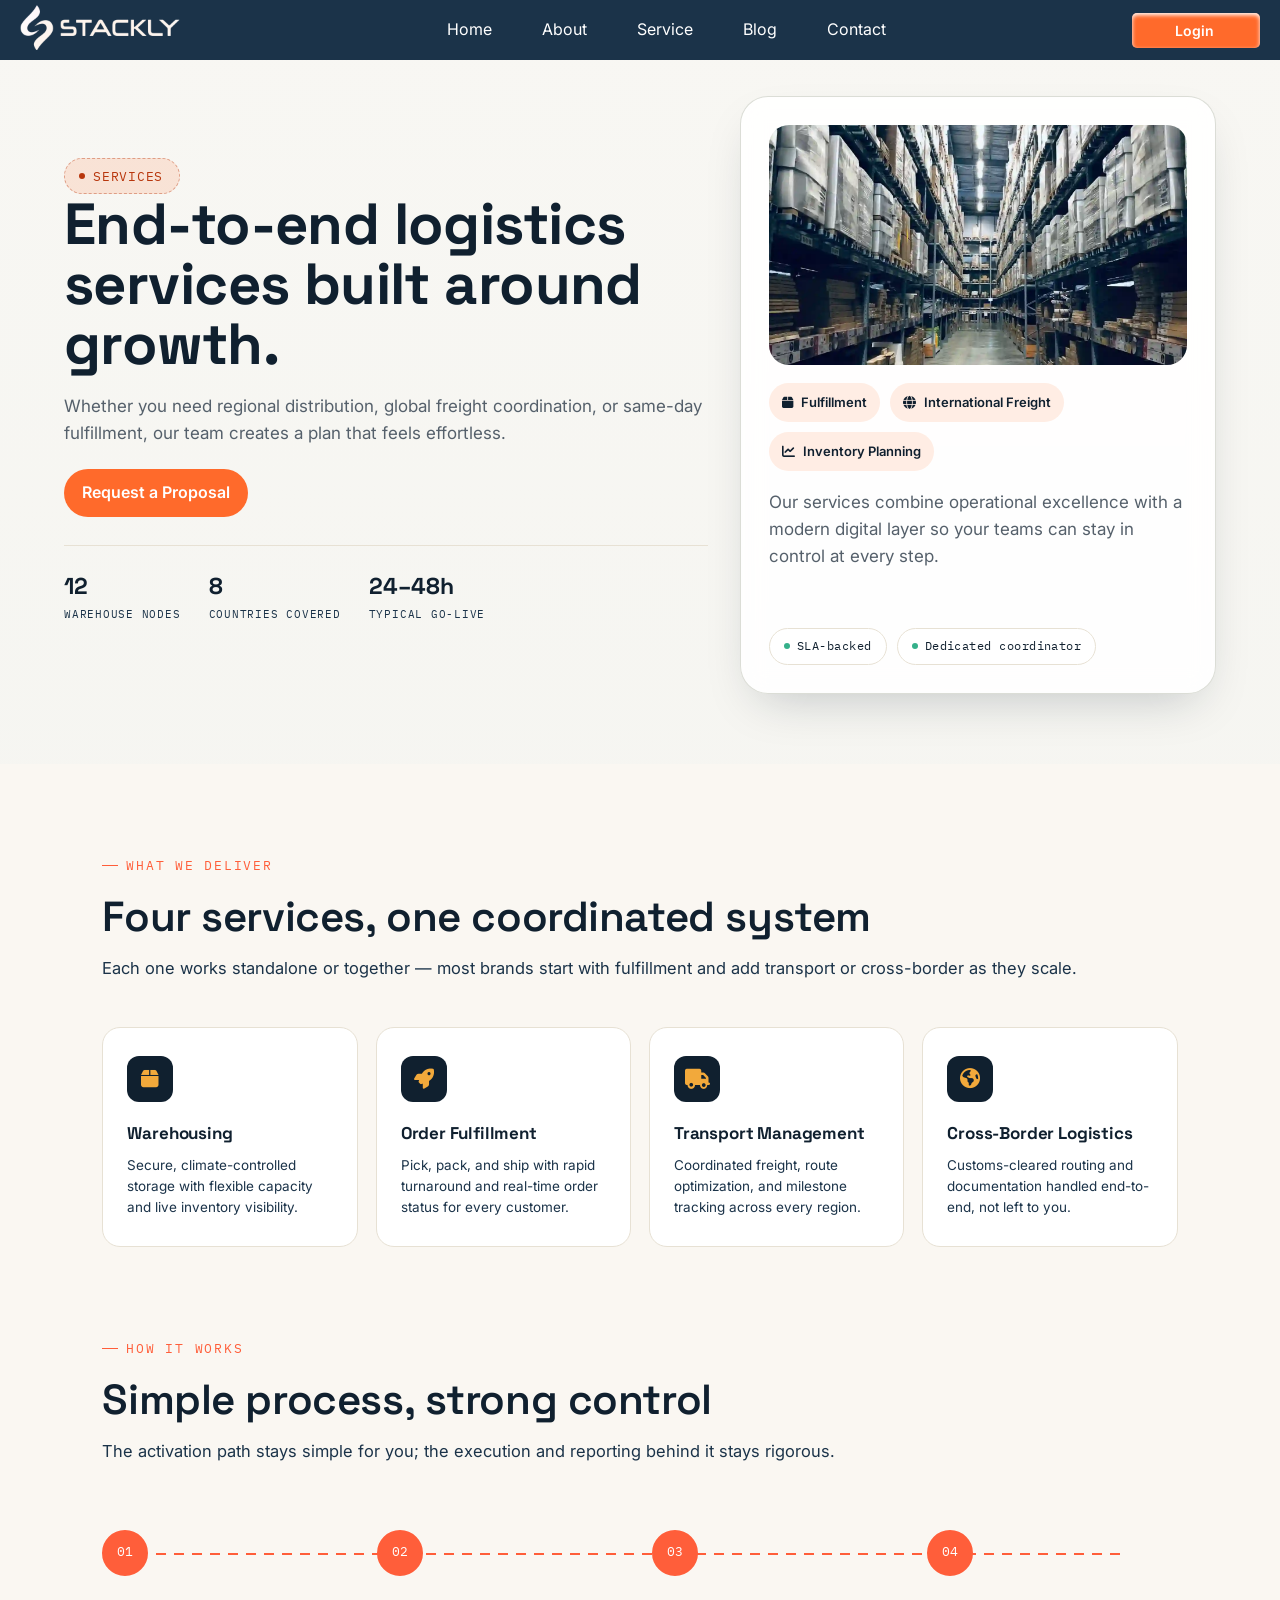
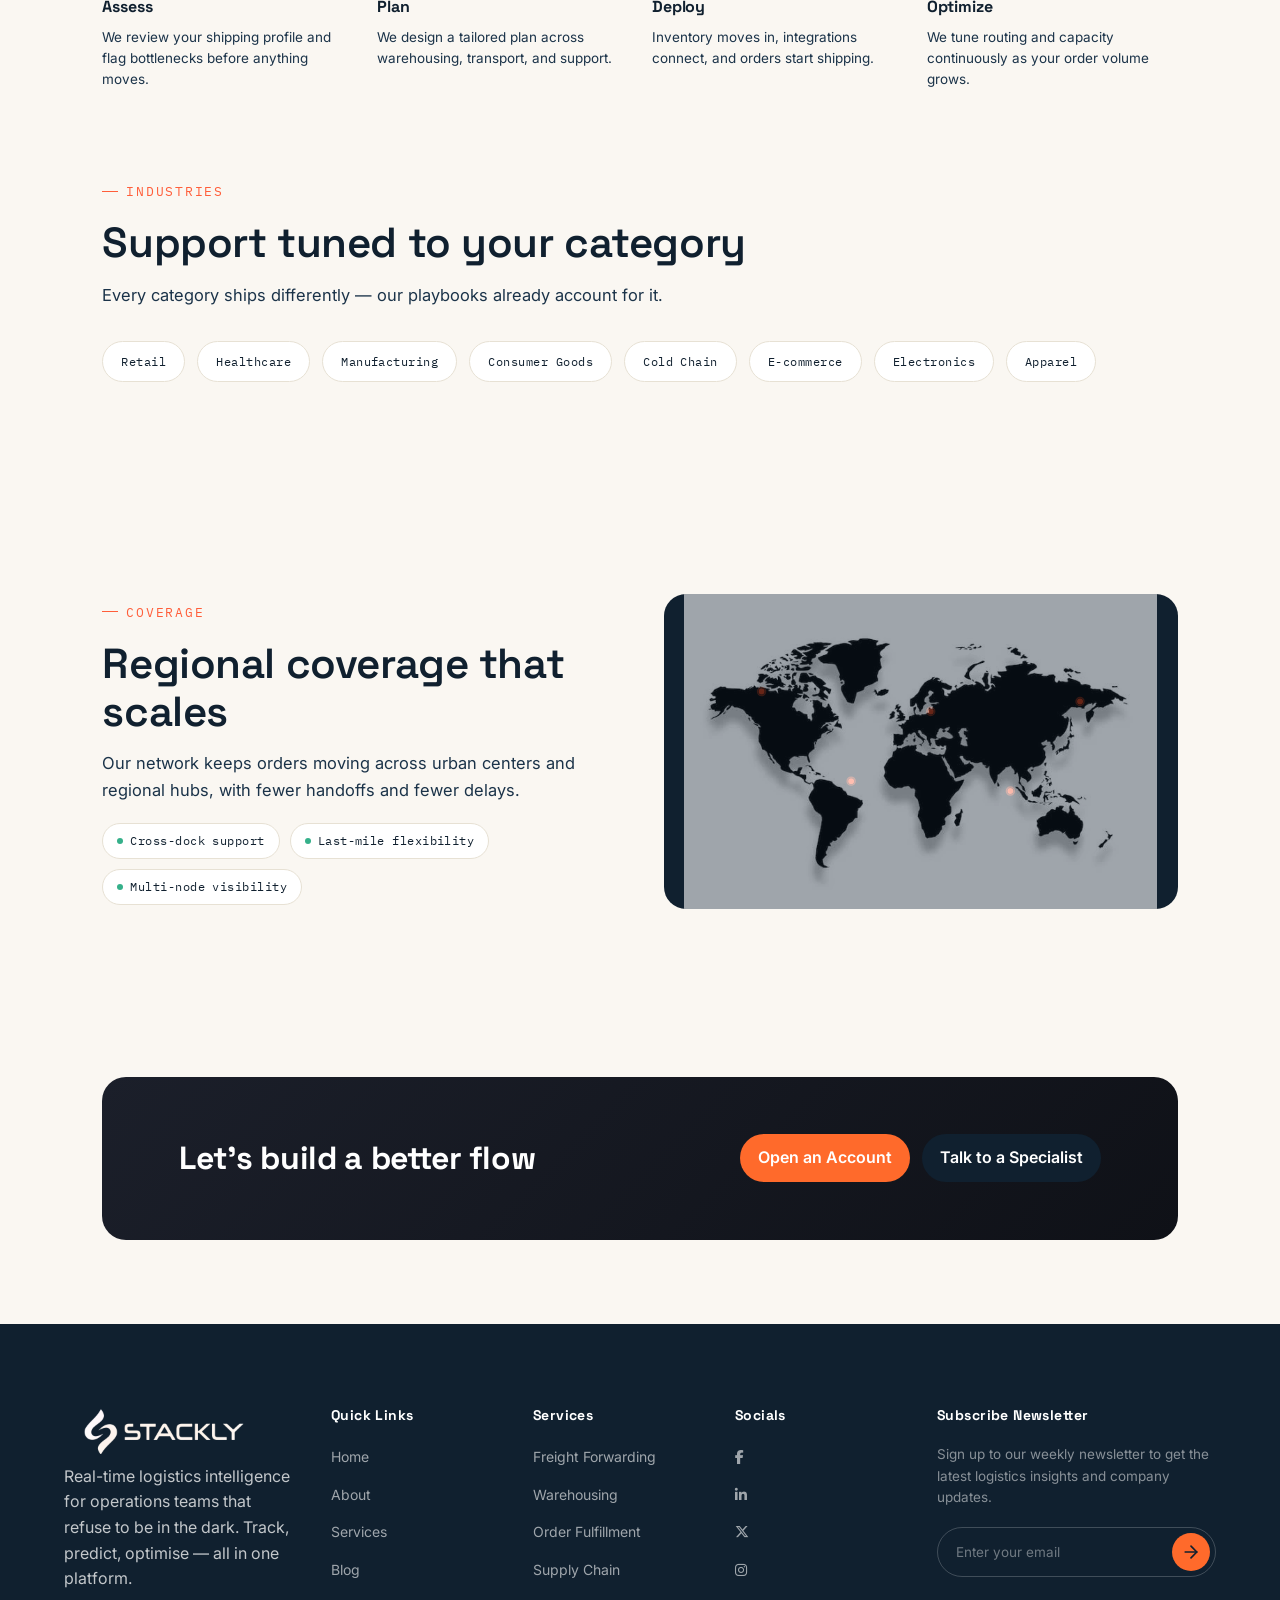
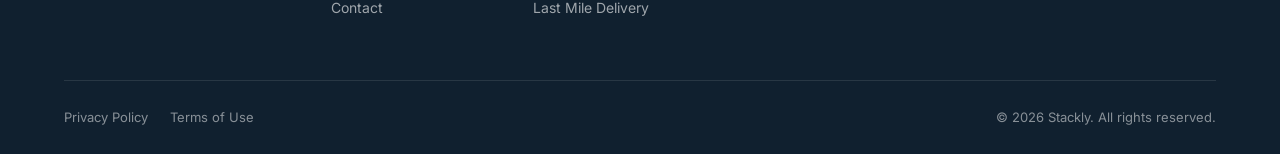
<file: service.html>
<!DOCTYPE html>
<html lang="en">
<head>
  <meta charset="UTF-8" />
  <meta name="viewport" content="width=device-width, initial-scale=1.0" />
  <title>Services | Stackly Logistics</title>
  <link rel="preconnect" href="https://fonts.googleapis.com" />
  <link rel="preconnect" href="https://fonts.gstatic.com" crossorigin />
  <link href="https://fonts.googleapis.com/css2?family=Space+Grotesk:wght@500;600;700&family=Inter:wght@400;500;600;700&family=IBM+Plex+Mono:wght@400;500;600;700&display=swap" rel="stylesheet" />
  <link rel="stylesheet" href="https://cdnjs.cloudflare.com/ajax/libs/font-awesome/6.5.2/css/all.min.css" />
  <link rel="stylesheet" href="style.css" />
  <link rel="stylesheet" href="pages.css" />
</head>
<body class="page-shell">
 <nav class="nav-bar">
            <div class="logo-box">
<a href="./home.html">
                    <img src="./src/logo/Untitled design-compressed (1).webp" alt="">
                </a>            </div>
            <div class="nav-links ">
                <a href="./home.html">Home</a>
                <a href="./about.html">About</a>
                <a href="./service.html">Service</a>
                <a href="./blog.html">Blog</a>
                <a href="./contact.html">Contact</a>
            </div>
            <div class="hamburger" id="hamburger">
                <span></span>
                <span></span>
                <span></span>
 
            </div>
            <div class="login-btn">
                <a href="./login.html">
                    <Button title="Login to Tract Your order and History">Login</Button>
                </a>
            </div>
        </nav>
        <div class="mobile-nav">
            <div class="mobile-menu">
                 <a href="./home.html">Home</a>
                <a href="./about.html">About</a>
                <a href="./service.html">Service</a>
                <a href="./blog.html">Blog</a>
                <a href="./contact.html">Contact</a>
            </div>
            <div class="mobile-login-btn" id="mobile-login-btn">
                <a href="./login.html">
                    <Button title="Login to Tract Your order and History">Login</Button>
                </a>
            </div>
        </div>


  <main>
    <!-- HERO — enriched with quick stats + trust chips -->
    <section class="page-hero">
      <div class="page-hero-grid">
        <div>
          <div class="section-badge">Services</div>
          <h1>End-to-end logistics services built around growth.</h1>
          <p>Whether you need regional distribution, global freight coordination, or same-day fulfillment, our team creates a plan that feels effortless.</p>
          <div class="page-hero-actions">
            <a href="contact.html" class="inline-btn">Request a Proposal</a>
          </div>
          <div class="hero-quickstats">
            <div class="hero-quickstat"><b>12</b><span>Warehouse nodes</span></div>
            <div class="hero-quickstat"><b>8</b><span>Countries covered</span></div>
            <div class="hero-quickstat"><b>24–48h</b><span>Typical go-live</span></div>
          </div>
        </div>
        <div class="page-hero-card" data-reveal="fade">
          <img class="page-hero-image" src="./src/images/image_4-compressed.webp" alt="Warehouse and fulfillment operations" loading="lazy">
          <div class="hero-badges">
            <span><i class="fa-solid fa-box"></i> Fulfillment</span>
            <span><i class="fa-solid fa-globe"></i> International Freight</span>
            <span><i class="fa-solid fa-chart-line"></i> Inventory Planning</span>
          </div>
          <p>Our services combine operational excellence with a modern digital layer so your teams can stay in control at every step.</p>
          <div class="hero-chip-row">
            <span class="hero-chip">SLA-backed</span>
            <span class="hero-chip">Dedicated coordinator</span>
          </div>
        </div>
      </div>
    </section>

    <!-- CORE SERVICES — ledger grid, animated on scroll + hover -->
    <section class="sk-section">
      <span class="sk-eyebrow">What We Deliver</span>
      <h2 class="sk-h2">Four services, one coordinated system</h2>
      <p class="sk-lede">Each one works standalone or together — most brands start with fulfillment and add transport or cross-border as they scale.</p>

      <div class="service-ledger-grid">
        <div class="service-ledger-card sk-animate" style="--sk-d:.05s">
          <div class="service-ledger-icon"><i class="fa-solid fa-box"></i></div>
          <h4>Warehousing</h4>
          <p>Secure, climate-controlled storage with flexible capacity and live inventory visibility.</p>
        </div>
        <div class="service-ledger-card sk-animate" style="--sk-d:.15s">
          <div class="service-ledger-icon"><i class="fa-solid fa-rocket"></i></div>
          <h4>Order Fulfillment</h4>
          <p>Pick, pack, and ship with rapid turnaround and real-time order status for every customer.</p>
        </div>
        <div class="service-ledger-card sk-animate" style="--sk-d:.25s">
          <div class="service-ledger-icon"><i class="fa-solid fa-truck"></i></div>
          <h4>Transport Management</h4>
          <p>Coordinated freight, route optimization, and milestone tracking across every region.</p>
        </div>
        <div class="service-ledger-card sk-animate" style="--sk-d:.35s">
          <div class="service-ledger-icon"><i class="fa-solid fa-earth-americas"></i></div>
          <h4>Cross-Border Logistics</h4>
          <p>Customs-cleared routing and documentation handled end-to-end, not left to you.</p>
        </div>
      </div>
    </section>

    <!-- PROCESS FLOW — animated connecting line draws in on scroll -->
    <section class="sk-section" style="padding-top:0;">
      <span class="sk-eyebrow">How It Works</span>
      <h2 class="sk-h2">Simple process, strong control</h2>
      <p class="sk-lede">The activation path stays simple for you; the execution and reporting behind it stays rigorous.</p>

      <div class="process-flow-wrap">
        <div class="process-flow-track" data-animate-track>
          <div class="process-step">
            <div class="process-step-dot">01</div>
            <h4>Assess</h4>
            <p>We review your shipping profile and flag bottlenecks before anything moves.</p>
          </div>
          <div class="process-step">
            <div class="process-step-dot">02</div>
            <h4>Plan</h4>
            <p>We design a tailored plan across warehousing, transport, and support.</p>
          </div>
          <div class="process-step">
            <div class="process-step-dot">03</div>
            <h4>Deploy</h4>
            <p>Inventory moves in, integrations connect, and orders start shipping.</p>
          </div>
          <div class="process-step">
            <div class="process-step-dot">04</div>
            <h4>Optimize</h4>
            <p>We tune routing and capacity continuously as your order volume grows.</p>
          </div>
        </div>
      </div>
    </section>

    <!-- INDUSTRIES — staggered pill cloud -->
    <section class="sk-section" style="padding-top:0;">
      <span class="sk-eyebrow">Industries</span>
      <h2 class="sk-h2">Support tuned to your category</h2>
      <p class="sk-lede">Every category ships differently — our playbooks already account for it.</p>

      <div class="industry-pill-cloud">
        <span class="industry-pill sk-animate" style="--sk-d:.02s">Retail</span>
        <span class="industry-pill sk-animate" style="--sk-d:.08s">Healthcare</span>
        <span class="industry-pill sk-animate" style="--sk-d:.14s">Manufacturing</span>
        <span class="industry-pill sk-animate" style="--sk-d:.20s">Consumer Goods</span>
        <span class="industry-pill sk-animate" style="--sk-d:.26s">Cold Chain</span>
        <span class="industry-pill sk-animate" style="--sk-d:.32s">E-commerce</span>
        <span class="industry-pill sk-animate" style="--sk-d:.38s">Electronics</span>
        <span class="industry-pill sk-animate" style="--sk-d:.44s">Apparel</span>
      </div>
    </section>

    <!-- COVERAGE — pulsing network map -->
    <section class="sk-section">
      <div class="sheet-columns" style="grid-template-columns:1fr 1fr;">
        <div class="sk-animate">
          <span class="sk-eyebrow">Coverage</span>
          <h2 class="sk-h2">Regional coverage that scales</h2>
          <p class="sk-lede">Our network keeps orders moving across urban centers and regional hubs, with fewer handoffs and fewer delays.</p>
          <div class="hero-chip-row">
            <span class="hero-chip">Cross-dock support</span>
            <span class="hero-chip">Last-mile flexibility</span>
            <span class="hero-chip">Multi-node visibility</span>
          </div>
        </div>

        <div class="coverage-map-panel sk-animate" style="--sk-d:.1s">
    <div class="world-map-bg"></div>

    <svg viewBox="0 0 500 300" xmlns="http://www.w3.org/2000/svg">
        <circle cx="90" cy="90" r="4" class="svc-map-dot"></circle>
        <circle cx="90" cy="90" r="4" class="svc-map-ring"></circle>

        <circle cx="180" cy="180" r="4" class="svc-map-dot"></circle>
        <circle cx="180" cy="180" r="4" class="svc-map-ring" style="animation-delay:.4s"></circle>

        <circle cx="260" cy="110" r="4" class="svc-map-dot"></circle>
        <circle cx="260" cy="110" r="4" class="svc-map-ring" style="animation-delay:.8s"></circle>

        <circle cx="340" cy="190" r="4" class="svc-map-dot"></circle>
        <circle cx="340" cy="190" r="4" class="svc-map-ring" style="animation-delay:1.2s"></circle>

        <circle cx="410" cy="100" r="4" class="svc-map-dot"></circle>
        <circle cx="410" cy="100" r="4" class="svc-map-ring" style="animation-delay:1.6s"></circle>
    </svg>
</div>
      </div>
    </section>

  

    <!-- CLOSING CTA -->
    <section class="sk-section sk-cta-section">
      <div class="cta-panel sk-animate">
        <h2>Let's build a better flow</h2>
        <div class="page-hero-actions">
          <a href="signup.html" class="inline-btn">Open an Account</a>
          <a href="contact.html" class="inline-btn-dark">Talk to a Specialist</a>
        </div>
      </div>
    </section>
  </main>
<footer class="footer-block">
    <div class="footer-main-layout">

        <!-- Brand -->
        <div class="footer-brand-column" data-reveal="fade">
            <div class="logo-box">
                <a href="./home.html">
                    <img src="./src/logo/Untitled design-compressed (1).webp" alt="Stackly Logo">
                </a>
            </div>

            <p class="footer-desc">
                Real-time logistics intelligence for operations teams that refuse to be in the dark.
                Track, predict, optimise — all in one platform.
            </p>
        </div>

        <!-- Quick Links -->
        <div class="footer-nav-column" data-reveal="fade">
            <h4>Quick Links</h4>
            <ul>
                <li><a href="index.html">Home</a></li>
                <li><a href="about.html">About</a></li>
                <li><a href="service.html">Services</a></li>
                <li><a href="blog.html">Blog</a></li>
                <li><a href="contact.html">Contact</a></li>
            </ul>
        </div>

        <!-- Services -->
        <div class="footer-nav-column" data-reveal="fade">
            <h4>Services</h4>
            <ul>
                <li><a href="404.html">Freight Forwarding</a></li>
                <li><a href="404.html">Warehousing</a></li>
                <li><a href="404.html">Order Fulfillment</a></li>
                <li><a href="404.html">Supply Chain</a></li>
                <li><a href="404.html">Last Mile Delivery</a></li>
            </ul>
        </div>

        <!-- Social -->
        <div class="footer-nav-column" data-reveal="fade">
                <h4>Socials</h4>
                  <ul class="social-links">
                <li><a href="404.html"><i class="fa-brands fa-facebook-f"></i></a></li>
                <li><a href="404.html"><i class="fa-brands fa-linkedin-in"></i></a></li>
                <li><a href="404.html"><i class="fa-brands fa-x-twitter"></i></a></li>
                <li><a href="404.html"><i class="fa-brands fa-instagram"></i> </a></li>
            </ul>
            </div>

        <!-- Newsletter -->
        <div class="footer-nav-column newsletter-wrapper" data-reveal="fade">
            <h4>Subscribe Newsletter</h4>
            <p>Sign up to our weekly newsletter to get the latest logistics insights and company updates.</p>

            <div class="newsletter-field-box">
                <input type="email" placeholder="Enter your email" required>

                <button class="btn-news-submit" aria-label="Submit email address">
                    <svg viewBox="0 0 24 24" fill="none" stroke="currentColor" stroke-width="2.5" stroke-linecap="round" stroke-linejoin="round">
                        <line x1="5" y1="12" x2="19" y2="12"/>
                        <polyline points="12 5 19 12 12 19"/>
                    </svg>
                </button>
            </div>
        </div>

    </div>

    <div class="footer-legal-row">
        <div class="legal-links">
            <a href="404.html">Privacy Policy</a>
            <a href="404.html">Terms of Use</a>
        </div>

        <div>
            &copy; 2026 Stackly. All rights reserved.
        </div>
    </div>
</footer>

  <button class="back-to-top-btn" id="backToTopBtn" aria-label="Back to top">
    <svg viewBox="0 0 24 24" stroke-linecap="round" stroke-linejoin="round"><line x1="12" y1="19" x2="12" y2="5"></line><polyline points="5 12 12 5 19 12"></polyline></svg>
  </button>
  <script src="script.js"></script>
  <script>
    (function () {
      var targets = document.querySelectorAll('.sk-animate, [data-animate-track]');

      function animateCount(el) {
        var target = parseFloat(el.getAttribute('data-count-to'));
        if (isNaN(target)) return;
        var start = 0;
        var duration = 1100;
        var startTime = null;
        function step(ts) {
          if (!startTime) startTime = ts;
          var progress = Math.min((ts - startTime) / duration, 1);
          var eased = 1 - Math.pow(1 - progress, 3);
          el.textContent = Math.round(start + (target - start) * eased);
          if (progress < 1) requestAnimationFrame(step);
        }
        requestAnimationFrame(step);
      }

      if (!('IntersectionObserver' in window)) {
        targets.forEach(function (el) { el.classList.add('sk-in-view'); });
        document.querySelectorAll('.count-target').forEach(animateCount);
        return;
      }

      var observer = new IntersectionObserver(function (entries) {
        entries.forEach(function (entry) {
          if (!entry.isIntersecting) return;
          entry.target.classList.add('sk-in-view');
          entry.target.querySelectorAll('.count-target').forEach(animateCount);
          observer.unobserve(entry.target);
        });
      }, { threshold: 0.3 });

      targets.forEach(function (el) { observer.observe(el); });
    })();
  </script>
</body>
</html>
</file>
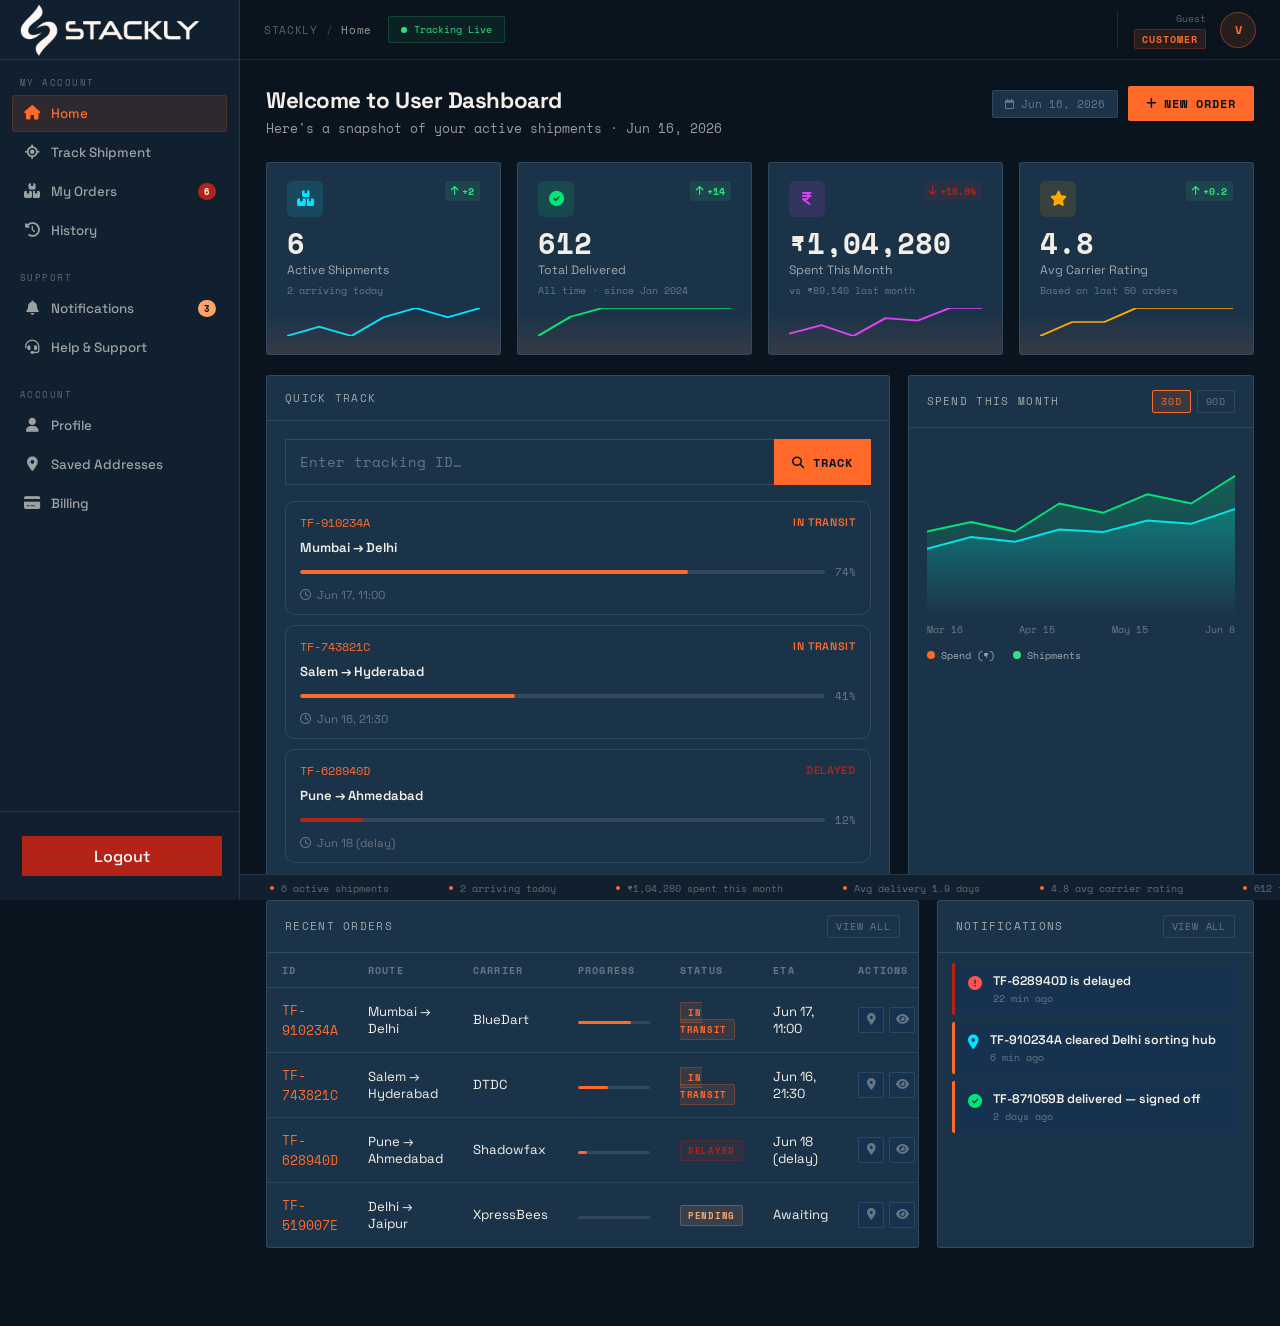
<file: user.html>
<!DOCTYPE html>
<html lang="en">
<head>
  <meta charset="UTF-8"/>
  <meta name="viewport" content="width=device-width, initial-scale=1.0"/>
  <title>STACKLY — My Dashboard</title>
  <link href="https://fonts.googleapis.com/css2?family=Space+Grotesk:wght@300;400;500;600;700&family=Space+Mono:wght@400;700&display=swap" rel="stylesheet"/>
  <link rel="stylesheet" href="https://cdnjs.cloudflare.com/ajax/libs/font-awesome/6.5.0/css/all.min.css"/>
  <link rel="stylesheet" href="./dashboard.css">
</head>
<body>

<div class="sidebar-overlay" id="overlay" onclick="closeSidebar()"></div>

<!-- ════ SIDEBAR ════ -->
<aside class="sidebar" id="sidebar">
  <div class="sidebar-header">
    <div class="sidebar-logo"><a href="./home.html">
                    <img src="./src/logo/Untitled design-compressed (1).webp" alt="">
                </a></div>
  </div>

  <div class="nav-section">
    <div class="nav-section-label">My Account</div>
    <div class="nav-item active" data-page="home"><i class="fa-solid fa-house"></i> Home</div>
    <div class="nav-item" data-page="track"><i class="fa-solid fa-location-crosshairs"></i> Track Shipment</div>
    <div class="nav-item" data-page="orders"><i class="fa-solid fa-boxes-stacked"></i> My Orders <span class="nav-badge">6</span></div>
    <div class="nav-item" data-page="history"><i class="fa-solid fa-clock-rotate-left"></i> History</div>
  </div>
  <div class="nav-section">
    <div class="nav-section-label">Support</div>
    <div class="nav-item" data-page="notifications"><i class="fa-solid fa-bell"></i> Notifications <span class="nav-badge amber">3</span></div>
    <div class="nav-item" data-page="support"><i class="fa-solid fa-headset"></i> Help & Support</div>
  </div>
  <div class="nav-section">
    <div class="nav-section-label">Account</div>
    <div class="nav-item" data-page="profile"><i class="fa-solid fa-user"></i> Profile</div>
    <div class="nav-item" data-page="addresses"><i class="fa-solid fa-location-dot"></i> Saved Addresses</div>
    <div class="nav-item" data-page="billing"><i class="fa-solid fa-credit-card"></i> Billing</div>
  </div>

  <div class="sidebar-footer">
    <div class="user-card">
      <div>
        <a href="./login.html"><button>Logout</button></a>
      </div>
    </div>
  </div>
</aside>

<!-- ════ TOPBAR ════ -->
<header class="topbar" id="topbar">
  <button class="topbar-hamburger" onclick="toggleSidebar()" aria-label="Toggle navigation">
    <i class="fa-solid fa-bars"></i>
  </button>
  <div class="topbar-breadcrumb">
    STACKLY <span class="sep">/</span>
    <span id="topbarPageName">Home</span>
  </div>
  <div class="topbar-live">
    <div class="live-blink"></div>
    Tracking Live
  </div>
  <div class="topbar-user">
    <div class="topbar-user-info">
      <div class="topbar-user-email" id="emailuser">User@gmail.com</div>
      <div class="topbar-user-role">Customer</div>
    </div>
    <div class="topbar-avatar" onclick="navigate('profile')">V</div>
  </div>
</header>

<!-- ════ MAIN ════ -->
<main class="main" id="main">

  <!-- ══ HOME ══ -->
  <div class="page-view active" id="page-home">
    <div class="page-header">
      <div>
        <div class="page-title-txt">Welcome to User Dashboard</div>
        <div class="page-subtitle">Here's a snapshot of your active shipments · Jun 16, 2026</div>
      </div>
      <div class="page-actions">
        <div class="date-badge"><i class="fa-regular fa-calendar" style="margin-right:6px"></i>Jun 16, 2026</div>
        <button class="btn-primary" onclick="showToast('New Order','Opening order form...')"><i class="fa-solid fa-plus"></i> New Order</button>
      </div>
    </div>

    <!-- User KPIs -->
    <div class="kpi-grid" id="userKpiGrid"></div>

    <!-- Quick Track + Recent Orders -->
    <div class="dash-grid">
      <div class="card">
        <div class="card-header"><div class="card-title">Quick Track</div></div>
        <div class="card-body">
          <div class="track-input-wrap" style="margin-bottom:16px">
            <input class="track-input" id="homeTrackInput" type="text" placeholder="Enter tracking ID…"/>
            <button class="track-btn" onclick="quickTrack()"><i class="fa-solid fa-magnifying-glass"></i> TRACK</button>
          </div>
          <!-- active shipment summary cards -->
          <div style="display:flex;flex-direction:column;gap:10px" id="activeShipCards"></div>
        </div>
      </div>

      <div class="card">
        <div class="card-header"><div class="card-title">Spend This Month</div>
          <div class="card-actions">
            <div class="card-pill active" onclick="setPill(this)">30D</div>
            <div class="card-pill" onclick="setPill(this)">90D</div>
          </div>
        </div>
        <div class="card-body">
          <div class="area-chart"><svg id="spendChart" viewBox="0 0 600 170" preserveAspectRatio="none"></svg></div>
          <div class="chart-x-labels" id="spendChartLabels"></div>
          <div class="chart-legend">
            <div class="legend-item"><div class="legend-dot" style="background:var(--cyan)"></div>Spend (₹)</div>
            <div class="legend-item"><div class="legend-dot" style="background:var(--green)"></div>Shipments</div>
          </div>
        </div>
      </div>
    </div>

    <!-- Recent + Notifications summary -->
    <div class="mid-grid">
      <div class="card" style="grid-column:span 2">
        <div class="card-header">
          <div class="card-title">Recent Orders</div>
          <div class="card-actions"><div class="card-pill" onclick="navigate('orders')">View All</div></div>
        </div>
        <div style="overflow-x:auto">
          <table class="data-table">
            <thead><tr><th>ID</th><th>Route</th><th class="hide-sm">Carrier</th><th>Progress</th><th>Status</th><th class="hide-sm">ETA</th><th>Actions</th></tr></thead>
            <tbody id="homeOrdersTable"></tbody>
          </table>
        </div>
      </div>
      <div class="card">
        <div class="card-header">
          <div class="card-title">Notifications</div>
          <div class="card-actions"><div class="card-pill" onclick="navigate('notifications')">View All</div></div>
        </div>
        <div class="card-body" style="padding:10px 14px"><div class="alert-mini" id="homeNotifMini"></div></div>
      </div>
    </div>
  </div>

  <!-- ══ TRACK SHIPMENT ══ -->
  <div class="page-view" id="page-track">
    <div class="page-header">
      <div><div class="page-title-txt">Track Shipment</div><div class="page-subtitle">Real-time location updates · every 8 seconds</div></div>
      <div class="page-actions">
        <button class="btn-ghost" onclick="showToast('Alert set','You will be notified on status change.')"><i class="fa-solid fa-bell"></i> Set Alert</button>
      </div>
    </div>
    <div class="tracking-layout">
      <div>
        <div class="track-input-wrap">
          <input class="track-input" id="trackInput" type="text" placeholder="TF-2026-XXXXXXXXX"/>
          <button class="track-btn" onclick="runTrack()"><i class="fa-solid fa-magnifying-glass"></i> TRACK</button>
        </div>
        <div id="trackResultArea">
          <div class="timeline" id="trackTimeline"></div>
        </div>
      </div>
      <div class="map-box">
        <div class="map-box-inner"></div><div class="map-box-glow"></div>
        <svg style="position:absolute;inset:0;width:100%;height:100%;" viewBox="0 0 600 360" fill="none">
          <path d="M90 234 Q200 280 300 144 Q380 60 480 72" stroke="#00e5ff" stroke-width="1.5" stroke-dasharray="5 4" opacity=".6"/>
        </svg>
        <div class="map-pin" style="top:65%;left:15%;background:var(--green);box-shadow:0 0 14px var(--green)"></div>
        <div class="map-pin" style="top:40%;left:50%;background:var(--cyan);box-shadow:0 0 14px var(--cyan);animation-delay:.5s"></div>
        <div class="map-pin" style="top:20%;left:80%;background:var(--amber);box-shadow:0 0 14px var(--amber);animation-delay:1s"></div>
        <div style="position:absolute;bottom:12px;left:12px;font-family:var(--mono);font-size:.62rem;color:var(--text-2)">LIVE · TRACKING ACTIVE</div>
        <div id="trackMapBadge" class="live-badge" style="top:12px;right:12px;bottom:auto"><div class="live-dot"></div><span id="trackMapLabel">Select a shipment</span></div>
      </div>
    </div>
  </div>

  <!-- ══ MY ORDERS ══ -->
  <div class="page-view" id="page-orders">
    <div class="page-header">
      <div><div class="page-title-txt">My Orders</div><div class="page-subtitle">All your active and recent shipments</div></div>
      <div class="page-actions">
        <button class="btn-ghost" onclick="showToast('Export','Downloading your orders as CSV...')"><i class="fa-solid fa-download"></i> Export</button>
        <button class="btn-primary" onclick="showToast('New Order','Opening order form...')"><i class="fa-solid fa-plus"></i> New Order</button>
      </div>
    </div>
    <div class="card">
      <div class="table-filters">
        <div class="table-search"><i class="fa-solid fa-magnifying-glass"></i><input type="text" placeholder="Search by ID, route…" oninput="filterOrders(this.value)"/></div>
        <select class="filter-select" onchange="filterOrdersByStatus(this.value)">
          <option value="">All Statuses</option>
          <option value="transit">In Transit</option>
          <option value="delivered">Delivered</option>
          <option value="delayed">Delayed</option>
          <option value="pending">Pending</option>
        </select>
      </div>
      <div style="overflow-x:auto">
        <table class="data-table">
          <thead><tr><th>ID</th><th>Route</th><th class="hide-sm">Carrier</th><th>Progress</th><th>Status</th><th class="hide-sm">ETA</th><th>Actions</th></tr></thead>
          <tbody id="allOrdersTable"></tbody>
        </table>
      </div>
      <div class="table-pagination">
        <div class="pagination-info" id="ordersPaginInfo">Showing all orders</div>
        <div class="pagination-btns" id="ordersPaginBtns"></div>
      </div>
    </div>
  </div>

  <!-- ══ HISTORY ══ -->
  <div class="page-view" id="page-history">
    <div class="page-header">
      <div><div class="page-title-txt">Order History</div><div class="page-subtitle">Past delivered and closed shipments</div></div>
      <div class="page-actions">
        <button class="btn-ghost" onclick="showToast('Export','Downloading history CSV...')"><i class="fa-solid fa-download"></i> Export</button>
      </div>
    </div>
    <div class="card">
      <div class="table-filters">
        <div class="table-search"><i class="fa-solid fa-magnifying-glass"></i><input type="text" placeholder="Search history…"/></div>
        <select class="filter-select">
          <option>All Time</option><option>Last 30 days</option><option>Last 90 days</option><option>2025</option>
        </select>
      </div>
      <div style="overflow-x:auto">
        <table class="data-table">
          <thead><tr><th>ID</th><th>Route</th><th class="hide-sm">Carrier</th><th>Delivered</th><th class="hide-sm">Cost</th><th>Rating</th><th>Actions</th></tr></thead>
          <tbody id="historyTable"></tbody>
        </table>
      </div>
      <div class="table-pagination">
        <div class="pagination-info">Showing 1–8 of 612 deliveries</div>
        <div class="pagination-btns" id="historyPaginBtns"></div>
      </div>
    </div>
  </div>

  <!-- ══ NOTIFICATIONS ══ -->
  <div class="page-view" id="page-notifications">
    <div class="page-header">
      <div><div class="page-title-txt">Notifications</div><div class="page-subtitle">3 unread · Updates on your shipments</div></div>
      <div class="page-actions">
        <button class="btn-ghost" onclick="showToast('Done','All notifications marked as read.')"><i class="fa-solid fa-check-double"></i> Mark All Read</button>
      </div>
    </div>
    <div class="alerts-full-list" id="notifFullList"></div>
  </div>

  <!-- ══ HELP & SUPPORT ══ -->
  <div class="page-view" id="page-support">
    <div class="page-header">
      <div><div class="page-title-txt">Help & Support</div><div class="page-subtitle">We're here to help · Avg response time 4 minutes</div></div>
      <div class="page-actions">
        <button class="btn-primary" onclick="showToast('Chat started','Connecting you to a support agent...')"><i class="fa-solid fa-headset"></i> Live Chat</button>
      </div>
    </div>
    <div class="mid-grid">
      <div class="card" style="grid-column:span 2">
        <div class="card-header"><div class="card-title">Raise a Ticket</div></div>
        <div class="card-body">
          <div class="form-2col">
            <div class="form-field"><label>Subject</label><input placeholder="e.g. Shipment delayed beyond ETA"/></div>
            <div class="form-field"><label>Shipment ID (optional)</label><input placeholder="TF-XXXXXXXXX"/></div>
          </div>
          <div class="form-field"><label>Category</label>
            <select class="filter-select" style="width:100%;margin-top:6px">
              <option>Delivery Issue</option>
              <option>Damaged Package</option>
              <option>Wrong Address</option>
              <option>Billing Query</option>
              <option>Other</option>
            </select>
          </div>
          <div class="form-field"><label>Description</label>
            <textarea style="width:100%;background:var(--surface-2);border:1px solid var(--border);border-radius:6px;color:var(--text-1);font-family:var(--sans);font-size:.82rem;padding:10px 12px;resize:vertical;min-height:90px;box-sizing:border-box" placeholder="Describe your issue…"></textarea>
          </div>
          <button class="btn-primary" onclick="showToast('Ticket raised','Your ticket has been submitted. Ref: #TKT-20260616-0041')"><i class="fa-solid fa-paper-plane"></i> Submit Ticket</button>
        </div>
      </div>
      <div class="card">
        <div class="card-header"><div class="card-title">FAQs</div></div>
        <div class="card-body" style="padding:0 18px"><div id="faqList"></div></div>
      </div>
    </div>
    <div class="card" style="margin-top:4px">
      <div class="card-header"><div class="card-title">My Tickets</div></div>
      <div style="overflow-x:auto">
        <table class="data-table">
          <thead><tr><th>Ref</th><th>Subject</th><th>Category</th><th>Status</th><th>Raised</th><th>Actions</th></tr></thead>
          <tbody id="ticketsTable"></tbody>
        </table>
      </div>
    </div>
  </div>

  <!-- ══ PROFILE ══ -->
  <div class="page-view" id="page-profile">
    <div class="page-header">
      <div><div class="page-title-txt">My Profile</div><div class="page-subtitle">Manage your personal details and preferences</div></div>
      <div class="page-actions">
        <button class="btn-primary" onclick="showToast('Saved','Profile updated successfully.')"><i class="fa-solid fa-floppy-disk"></i> Save Changes</button>
      </div>
    </div>
    <div class="settings-grid">
      <div class="card">
        <div class="card-header"><div class="card-title">Personal Details</div></div>
        <div class="card-body">
          <div style="display:flex;align-items:center;gap:16px;margin-bottom:20px">
            <div style="width:60px;height:60px;border-radius:50%;background:linear-gradient(135deg,var(--cyan),var(--green));display:flex;align-items:center;justify-content:center;font-size:1.6rem;font-weight:700;color:#0a1929">V</div>
            <div>
              <div style="font-weight:700;font-size:.95rem"></div>
              <div style="font-size:.75rem;color:var(--text-3);margin-top:3px">Customer since Jan 2024 · 621 shipments</div>
            </div>
          </div>
          <div class="form-2col">
            <div class="form-field"><label>First Name</label><input value=""/></div>
            <div class="form-field"><label>Last Name</label><input value=""/></div>
          </div>
          <div class="form-field"><label>Email</label><input value=""/></div>
          <div class="form-field"><label>Phone</label><input value=""/></div>
          <div class="form-field"><label>Company</label><input value=""/></div>
          <button class="btn-primary" style="margin-top:4px" onclick="showToast('Profile saved','Your details have been updated.')"><i class="fa-solid fa-floppy-disk"></i> Update Profile</button>
        </div>
      </div>
      <div class="card">
        <div class="card-header"><div class="card-title">Notification Preferences</div></div>
        <div class="card-body" style="padding:0 18px" id="userNotifSettings"></div>
      </div>
      <div class="card">
        <div class="card-header"><div class="card-title">Security</div></div>
        <div class="card-body">
          <div class="form-field"><label>Current Password</label><input type="password" placeholder="••••••••"/></div>
          <div class="form-field"><label>New Password</label><input type="password" placeholder="••••••••"/></div>
          <div class="form-field"><label>Confirm Password</label><input type="password" placeholder="••••••••"/></div>
          <button class="btn-ghost" onclick="showToast('Password changed','Your password has been updated.')"><i class="fa-solid fa-lock"></i> Change Password</button>
        </div>
      </div>
      <div class="card">
        <div class="card-header"><div class="card-title">Display Preferences</div></div>
        <div class="card-body" style="padding:0 18px" id="userDisplaySettings"></div>
      </div>
    </div>
  </div>

  <!-- ══ SAVED ADDRESSES ══ -->
  <div class="page-view" id="page-addresses">
    <div class="page-header">
      <div><div class="page-title-txt">Saved Addresses</div><div class="page-subtitle">Manage your pickup and delivery locations</div></div>
      <div class="page-actions">
        <button class="btn-primary" onclick="showToast('Address','Opening address form...')"><i class="fa-solid fa-plus"></i> Add Address</button>
      </div>
    </div>
    <div class="warehouses-grid" id="addressesGrid"></div>
  </div>

  <!-- ══ BILLING ══ -->
  <div class="page-view" id="page-billing">
    <div class="page-header">
      <div><div class="page-title-txt">Billing</div><div class="page-subtitle">Invoices, payment methods and wallet balance</div></div>
      <div class="page-actions">
        <button class="btn-ghost" onclick="showToast('Export','Downloading invoice history...')"><i class="fa-solid fa-download"></i> Download All</button>
        <button class="btn-primary" onclick="showToast('Wallet','Opening top-up flow...')"><i class="fa-solid fa-wallet"></i> Add Funds</button>
      </div>
    </div>

    <!-- Billing KPIs -->
    <div class="analytics-kpi-row" id="billingKpiRow"></div>

    <div class="dash-grid" style="margin-top:16px">
      <div class="card">
        <div class="card-header"><div class="card-title">Payment Methods</div><div class="card-actions"><div class="card-pill" onclick="showToast('Card','Opening payment method form...')">+ Add</div></div></div>
        <div class="card-body" id="paymentMethods"></div>
      </div>
      <div class="card">
        <div class="card-header"><div class="card-title">Spend Trend</div></div>
        <div class="card-body">
          <div class="area-chart"><svg id="billingChart" viewBox="0 0 600 170" preserveAspectRatio="none"></svg></div>
          <div class="chart-x-labels" id="billingChartLabels"></div>
        </div>
      </div>
    </div>
    <div class="card" style="margin-top:16px">
      <div class="card-header"><div class="card-title">Recent Invoices</div></div>
      <div style="overflow-x:auto">
        <table class="data-table">
          <thead><tr><th>Invoice</th><th>Description</th><th class="hide-sm">Date</th><th>Amount</th><th>Status</th><th>Actions</th></tr></thead>
          <tbody id="invoicesTable"></tbody>
        </table>
      </div>
    </div>
  </div>

</main>

<!-- ── TICKER ── -->
<div class="ticker-strip"><div class="ticker-inner" id="tickerInner"></div></div>
<div class="toast-container" id="toastContainer"></div>

<script>
/* ═══════════ DATA ═══════════ */

const userKpiData = [
  {icon:'fa-boxes-stacked',  ib:'rgba(0,229,255,.12)', ic:'#00e5ff', val:'6',          label:'Active Shipments',   sub:'2 arriving today',          trend:'+2',    up:true},
  {icon:'fa-circle-check',   ib:'rgba(0,230,118,.12)', ic:'#00e676', val:'612',         label:'Total Delivered',    sub:'All time · since Jan 2024',  trend:'+14',   up:true},
  {icon:'fa-indian-rupee-sign',ib:'rgba(224,64,251,.12)',ic:'#e040fb',val:'₹1,04,280', label:'Spent This Month',   sub:'vs ₹89,140 last month',      trend:'+16.9%',up:false},
  {icon:'fa-star',           ib:'rgba(255,171,0,.12)', ic:'#ffab00', val:'4.8',         label:'Avg Carrier Rating', sub:'Based on last 50 orders',    trend:'+0.2',  up:true},
];

const sparkD = [
  [3,4,3,5,6,5,6],
  [590,605,612,612,612,612,612],
  [71000,82000,68000,91000,88000,104280,104280],
  [4.6,4.7,4.7,4.8,4.8,4.8,4.8],
];

const myOrders = [
  {id:'TF-910234A', route:'Mumbai → Delhi',        carrier:'BlueDart',  pct:74, st:'transit',   eta:'Jun 17, 11:00'},
  {id:'TF-743821C', route:'Salem → Hyderabad', carrier:'DTDC',      pct:41, st:'transit',   eta:'Jun 16, 21:30'},
  {id:'TF-628940D', route:'Pune → Ahmedabad',      carrier:'Shadowfax', pct:12, st:'delayed',   eta:'Jun 18 (delay)'},
  {id:'TF-519007E', route:'Delhi → Jaipur',        carrier:'XpressBees',pct:0,  st:'pending',   eta:'Awaiting'},
  {id:'TF-406183F', route:'Kolkata → Surat',       carrier:'BlueDart',  pct:91, st:'transit',   eta:'Jun 16, 23:45'},
  {id:'TF-281903H', route:'Surat → Chennai',       carrier:'DTDC',      pct:55, st:'transit',   eta:'Jun 18, 08:15'},
];

const myHistory = [
  {id:'TF-871059B', route:'Chennai → Kolkata',     carrier:'Delhivery', delivered:'Jun 14, 2026', cost:'₹4,210', rating:5},
  {id:'TF-392740G', route:'Hyderabad → Kochi',     carrier:'Delhivery', delivered:'Jun 12, 2026', cost:'₹3,850', rating:5},
  {id:'TF-958312L', route:'Kanpur → Chennai',      carrier:'Delhivery', delivered:'Jun 10, 2026', cost:'₹6,120', rating:4},
  {id:'TF-830021A', route:'Mumbai → Pune',         carrier:'BlueDart',  delivered:'Jun 6, 2026',  cost:'₹1,980', rating:5},
  {id:'TF-721904B', route:'Delhi → Lucknow',       carrier:'DTDC',      delivered:'May 29, 2026', cost:'₹2,640', rating:4},
  {id:'TF-613455C', route:'Salem → Mysuru',    carrier:'Shadowfax', delivered:'May 21, 2026', cost:'₹1,150', rating:5},
  {id:'TF-504129D', route:'Ahmedabad → Mumbai',    carrier:'BlueDart',  delivered:'May 14, 2026', cost:'₹3,390', rating:3},
  {id:'TF-395810E', route:'Chennai → Salem',   carrier:'Delhivery', delivered:'May 7, 2026',  cost:'₹2,210', rating:5},
];

const notificationsD = [
  {t:'crit', icon:'fa-circle-exclamation',    ic:'#ff5252', title:'TF-628940D is delayed',                 desc:'Your shipment from Pune to Ahmedabad is running 32 hours behind schedule. New ETA: Jun 18.',   time:'22 min ago'},
  {t:'info', icon:'fa-location-dot',          ic:'#00e5ff', title:'TF-910234A cleared Delhi sorting hub',  desc:'Your parcel is on track and will be out for delivery tomorrow morning.',                        time:'6 min ago'},
  {t:'info', icon:'fa-circle-check',          ic:'#00e676', title:'TF-871059B delivered — signed off',     desc:'Your shipment to Kolkata was delivered on Jun 14. Signature confirmed.',                       time:'2 days ago'},
  {t:'warn', icon:'fa-triangle-exclamation',  ic:'#ffab00', title:'Action needed — address unconfirmed',   desc:'TF-519007E requires a confirmed delivery address before dispatch.',                             time:'3 days ago'},
  {t:'info', icon:'fa-file-invoice',          ic:'#e040fb', title:'Invoice #INV-2026-0041 generated',      desc:'₹27,840 for June 1–15 has been invoiced. Due Jun 30.',                                        time:'1 day ago'},
];

const trackingStepsD = {
  'TF-910234A': [
    {done:true,  active:false, label:'STEP 1 · JUN 10', title:'Order Collected',              meta:'Mumbai Warehouse Hub · 08:30 IST'},
    {done:true,  active:false, label:'STEP 2 · JUN 11', title:'Departed Origin Hub',          meta:'BOM Cargo Terminal · 21:15 IST'},
    {done:false, active:true,  label:'STEP 3 · NOW',    title:'In Transit — Delhi Sorting Hub',meta:'Estimated arrival in 2h 40m · On schedule'},
    {done:false, active:false, label:'STEP 4 · JUN 17', title:'Out for Delivery',             meta:'Local delivery partner assignment pending'},
    {done:false, active:false, label:'STEP 5 · JUN 17', title:'Delivered',                   meta:'Signature required at destination'},
  ],
  'TF-628940D': [
    {done:true,  active:false, label:'STEP 1 · JUN 13', title:'Order Collected',              meta:'Pune Hub · 10:00 IST'},
    {done:true,  active:false, label:'STEP 2 · JUN 14', title:'Departed Pune Hub',            meta:'NH-48 · 14:30 IST'},
    {done:false, active:true,  label:'STEP 3 · DELAYED',title:'Held — Nashik Check Post',    meta:'Regulatory delay · Estimated clearance Jun 17'},
    {done:false, active:false, label:'STEP 4 · JUN 18', title:'Out for Delivery',             meta:'Rescheduled'},
    {done:false, active:false, label:'STEP 5 · JUN 18', title:'Delivered',                   meta:'Ahmedabad destination'},
  ],
};

const addressesD = [
  {name:'Mumbai Central Hub',   loc:'Andheri East, Mumbai, 400093',    cap:null, inv:null, status:'default',   color:'#00e5ff'},
  {name:'Salem Office',      loc:'Electronic City Phase 1, BLR, 560100', cap:null, inv:null, status:'saved', color:'#00e676'},
  {name:'Pune Warehouse',        loc:'Hinjewadi IT Park, Pune, 411057', cap:null, inv:null, status:'saved',   color:'#00e676'},
  {name:'Delhi NCR Branch',      loc:'Sector 62, Noida, UP 201309',    cap:null, inv:null, status:'saved',   color:'#ffab00'},
];

const billingKpiD = [
  {icon:'fa-wallet',             ib:'rgba(0,229,255,.12)', ic:'#00e5ff', val:'₹18,400',    label:'Wallet Balance',     trend:'Top up',  up:true},
  {icon:'fa-receipt',            ib:'rgba(0,230,118,.12)', ic:'#00e676', val:'₹1,04,280',  label:'Spent This Month',   trend:'+16.9%',  up:false},
  {icon:'fa-clock',              ib:'rgba(255,171,0,.12)', ic:'#ffab00', val:'₹27,840',    label:'Pending Invoice',    trend:'Due Jun 30',up:false},
];

const invoicesD = [
  {id:'INV-2026-0041', desc:'Jun 1–15 Shipments (14 orders)',  date:'Jun 15, 2026', amount:'₹27,840', st:'unpaid'},
  {id:'INV-2026-0039', desc:'May 16–31 Shipments (11 orders)', date:'May 31, 2026', amount:'₹23,190', st:'paid'},
  {id:'INV-2026-0036', desc:'May 1–15 Shipments (9 orders)',   date:'May 15, 2026', amount:'₹18,440', st:'paid'},
  {id:'INV-2026-0033', desc:'Apr 16–30 Shipments (13 orders)', date:'Apr 30, 2026', amount:'₹21,850', st:'paid'},
  {id:'INV-2026-0030', desc:'Apr 1–15 Shipments (10 orders)',  date:'Apr 15, 2026', amount:'₹16,200', st:'paid'},
];

const spendChartD  = [61400, 74200, 68900, 82100, 79400, 91800, 88300, 104280];
const spendCountD  = [8, 9, 8, 11, 10, 12, 11, 14];
const spendLabels  = ['Mar 16','Apr 1','Apr 15','May 1','May 15','Jun 1','Jun 8','Jun 16'];

const billingChartD = spendChartD;
const billingLabels  = spendLabels;

const faqsD = [
  {q:'How do I raise a claim for a damaged parcel?', a:'Go to Help & Support → Raise a Ticket and select "Damaged Package". Attach photos and we\'ll process within 2 business days.'},
  {q:'Can I change the delivery address after dispatch?', a:'Address changes can be requested within 4 hours of dispatch. Contact live chat or raise a ticket immediately.'},
  {q:'How long does a refund take?', a:'Approved refunds are credited to your wallet within 24 hours, or to your original payment method within 5–7 business days.'},
  {q:'What is the maximum weight per shipment?', a:'Standard shipments support up to 50 kg. For heavier cargo, contact your account manager for freight options.'},
];

const ticketsD = [
  {id:'TKT-20260610-0038', subject:'Delayed parcel — TF-628940D', category:'Delivery Issue', st:'open',   raised:'Jun 10, 2026'},
  {id:'TKT-20260528-0027', subject:'Wrong invoice amount',         category:'Billing Query',  st:'resolved',raised:'May 28, 2026'},
  {id:'TKT-20260514-0019', subject:'Damaged packaging — TF-504129D',category:'Damaged Package',st:'resolved',raised:'May 14, 2026'},
];

const userNotifSettingsD = [
  {label:'Shipment Updates',    sub:'Push & email when your shipment status changes',   on:true},
  {label:'Delivery Alerts',     sub:'Notify me 1 hour before out-for-delivery',        on:true},
  {label:'Invoice Ready',       sub:'Email when a new invoice is generated',           on:true},
  {label:'Promotional Offers',  sub:'Occasional offers from STACKLY partners',         on:false},
];
const userDisplaySettingsD = [
  {label:'Dark Mode',           sub:'Always use dark theme',                           on:true},
  {label:'Auto-Refresh',        sub:'Live status refreshes every 8 seconds',          on:true},
  {label:'Compact Tables',      sub:'Show more rows with reduced spacing',             on:false},
  {label:'Show Carrier Logos',  sub:'Display carrier branding on order cards',         on:true},
];

const tickerUserD = [
  '6 active shipments','2 arriving today','₹1,04,280 spent this month',
  'Avg delivery 1.9 days','4.8 avg carrier rating','612 total deliveries',
  'Wallet balance ₹18,400','3 unread notifications',
];

/* ═══════════ CHART HELPERS ═══════════ */

function sparkPath(data,w=100,h=28){
  const max=Math.max(...data),min=Math.min(...data),range=(max-min)||1,step=w/(data.length-1);
  return data.map((v,i)=>`${i===0?'M':'L'}${(i*step).toFixed(1)},${(h-((v-min)/range)*h).toFixed(1)}`).join(' ');
}

function buildAreaPaths(data,maxVal,w=600,h=170,pad=10){
  const stepX=w/(data.length-1);
  const pts=data.map((v,i)=>[i*stepX, h-pad-(v/maxVal)*(h-pad*2)]);
  let line=`M${pts[0][0].toFixed(1)},${pts[0][1].toFixed(1)}`;
  for(let i=1;i<pts.length;i++) line+=` L${pts[i][0].toFixed(1)},${pts[i][1].toFixed(1)}`;
  const area=`${line} L${pts[pts.length-1][0].toFixed(1)},${h} L0,${h} Z`;
  return {line,area};
}

function renderAreaChart(svgId,seriesArr,colors,xLabelId,labels){
  const svg=document.getElementById(svgId); if(!svg) return;
  const maxVal=Math.max(...seriesArr.flat())*1.15;
  let content='';
  seriesArr.forEach((s,idx)=>{
    const {line,area}=buildAreaPaths(s,maxVal);
    const gradId=`grad-${svgId}-${idx}`;
    content+=`<defs><linearGradient id="${gradId}" x1="0" y1="0" x2="0" y2="1">
      <stop offset="0%" stop-color="${colors[idx]}" stop-opacity="0.25"/>
      <stop offset="100%" stop-color="${colors[idx]}" stop-opacity="0"/>
    </linearGradient></defs>
    <path d="${area}" fill="url(#${gradId})" stroke="none"/>
    <path d="${line}" fill="none" stroke="${colors[idx]}" stroke-width="2"/>`;
  });
  svg.innerHTML=content;
  if(xLabelId&&labels){
    const xDiv=document.getElementById(xLabelId);
    const showEvery=Math.max(1,Math.ceil(labels.length/7));
    xDiv.innerHTML=labels.filter((_,i)=>i%showEvery===0).map(l=>`<div class="chart-x-label">${l}</div>`).join('');
  }
}

/* ═══════════ RENDER: KPI ═══════════ */

function renderUserKPI(){
  document.getElementById('userKpiGrid').innerHTML=userKpiData.map((k,i)=>`
    <div class="kpi-card">
      <div class="kpi-top">
        <div class="kpi-icon" style="background:${k.ib};color:${k.ic}"><i class="fa-solid ${k.icon}"></i></div>
        <div class="kpi-trend ${k.up?'trend-up':'trend-dn'}"><i class="fa-solid fa-arrow-${k.up?'up':'down'}"></i>${k.trend}</div>
      </div>
      <div class="kpi-val">${k.val}</div>
      <div class="kpi-label">${k.label}</div>
      <div class="kpi-sub">${k.sub}</div>
      <div class="kpi-spark"><svg viewBox="0 0 100 28" preserveAspectRatio="none"><path d="${sparkPath(sparkD[i])}" fill="none" stroke="${k.ic}" stroke-width="1.6"/></svg></div>
    </div>`).join('');
}

/* ═══════════ RENDER: ACTIVE SHIP CARDS (home) ═══════════ */

function stColor(st){
  return {transit:'var(--cyan)',delivered:'var(--green)',delayed:'var(--red)',pending:'var(--amber)'}[st]||'var(--text-3)';
}
function stLabel(st){
  return {transit:'In Transit',delivered:'Delivered',delayed:'Delayed',pending:'Pending'}[st]||st;
}

function renderActiveShipCards(){
  const active=myOrders.filter(o=>o.st!=='delivered').slice(0,3);
  document.getElementById('activeShipCards').innerHTML=active.map(o=>`
    <div style="background:var(--surface-2);border:1px solid var(--border);border-radius:10px;padding:12px 14px;display:flex;flex-direction:column;gap:8px;cursor:pointer" onclick="openTrack('${o.id}')">
      <div style="display:flex;justify-content:space-between;align-items:center">
        <span style="font-family:var(--mono);font-size:.72rem;color:var(--cyan)">${o.id}</span>
        <span style="font-size:.68rem;color:${stColor(o.st)};font-weight:600;text-transform:uppercase;letter-spacing:.06em">${stLabel(o.st)}</span>
      </div>
      <div style="font-size:.82rem;font-weight:600">${o.route}</div>
      <div style="display:flex;align-items:center;gap:10px">
        <div style="flex:1;height:4px;background:var(--border);border-radius:99px;overflow:hidden">
          <div style="height:100%;width:${o.pct}%;background:${stColor(o.st)};border-radius:99px;transition:width .4s"></div>
        </div>
        <span style="font-family:var(--mono);font-size:.68rem;color:var(--text-3)">${o.pct}%</span>
      </div>
      <div style="font-size:.72rem;color:var(--text-3)"><i class="fa-regular fa-clock" style="margin-right:5px"></i>${o.eta}</div>
    </div>`).join('');
}

/* ═══════════ RENDER: ORDERS TABLE ═══════════ */

function statusBadgeShip(st){
  const map={transit:['In Transit','badge-transit'],delivered:['Delivered','badge-delivered'],delayed:['Delayed','badge-delayed'],pending:['Pending','badge-pending']};
  const [label,cls]=map[st];
  return `<span class="badge ${cls}">${label}</span>`;
}

function orderRow(o){
  return `<tr>
    <td class="td-id" style="cursor:pointer;color:var(--cyan)" onclick="openTrack('${o.id}')">${o.id}</td>
    <td>${o.route}</td>
    <td class="hide-sm">${o.carrier}</td>
    <td><div class="progress-mini"><div class="progress-mini-fill" style="width:${o.pct}%"></div></div></td>
    <td>${statusBadgeShip(o.st)}</td>
    <td class="hide-sm">${o.eta}</td>
    <td><div class="td-actions">
      <div class="action-btn" onclick="openTrack('${o.id}')"><i class="fa-solid fa-location-dot"></i></div>
      <div class="action-btn" onclick="showToast('${o.id}','Opening shipment details...')"><i class="fa-solid fa-eye"></i></div>
    </div></td>
  </tr>`;
}

let filteredOrders=myOrders;

function renderOrdersTable(data){
  const tbody=document.getElementById('allOrdersTable');
  if(tbody) tbody.innerHTML=data.map(orderRow).join('');
  const info=document.getElementById('ordersPaginInfo');
  if(info) info.textContent=`Showing ${data.length} of ${myOrders.length} orders`;
}

function filterOrders(q){
  filteredOrders=myOrders.filter(o=>o.id.toLowerCase().includes(q.toLowerCase())||o.route.toLowerCase().includes(q.toLowerCase()));
  renderOrdersTable(filteredOrders);
}
function filterOrdersByStatus(st){
  filteredOrders=st?myOrders.filter(o=>o.st===st):myOrders;
  renderOrdersTable(filteredOrders);
}

function renderHomeOrders(){
  const tbody=document.getElementById('homeOrdersTable');
  if(tbody) tbody.innerHTML=myOrders.slice(0,4).map(orderRow).join('');
}

/* ═══════════ RENDER: HISTORY ═══════════ */

function stars(n){
  return Array.from({length:5},(_,i)=>`<i class="fa-${i<n?'solid':'regular'} fa-star" style="color:${i<n?'#ffab00':'var(--text-3)'};font-size:.72rem"></i>`).join('');
}

function renderHistory(){
  document.getElementById('historyTable').innerHTML=myHistory.map(h=>`
    <tr>
      <td class="td-id">${h.id}</td>
      <td>${h.route}</td>
      <td class="hide-sm">${h.carrier}</td>
      <td class="hide-sm">${h.delivered}</td>
      <td class="hide-sm">${h.cost}</td>
      <td>${stars(h.rating)}</td>
      <td><div class="td-actions">
        <div class="action-btn" onclick="showToast('Invoice','Downloading invoice for ${h.id}')"><i class="fa-solid fa-file-invoice"></i></div>
        <div class="action-btn" onclick="showToast('Reorder','Creating new order using ${h.id} details...')"><i class="fa-solid fa-rotate-right"></i></div>
      </div></td>
    </tr>`).join('');
  renderPagination('historyPaginBtns',1,5);
}

/* ═══════════ RENDER: TRACK ═══════════ */

function renderTrackTimeline(steps){
  document.getElementById('trackTimeline').innerHTML=steps.map(s=>`
    <div class="tl-item ${s.done?'done':''} ${s.active?'active':''}">
      <div class="tl-dot"></div>
      <div class="tl-label">${s.label}</div>
      <div class="tl-title">${s.title}</div>
      <div class="tl-meta">${s.meta}</div>
    </div>`).join('');
}

function runTrack(){
  const val=document.getElementById('trackInput').value.trim().toUpperCase();
  if(trackingStepsD[val]){
    renderTrackTimeline(trackingStepsD[val]);
    const active=trackingStepsD[val].find(s=>s.active);
    const label=document.getElementById('trackMapLabel');
    if(label) label.textContent=val+' · '+(active?active.title:'Complete');
    showToast('Tracking','Live position updated for '+val);
  } else if(val){
    showToast('Not found','No shipment found for '+val+'. Check the ID and try again.');
  }
}

function quickTrack(){
  const val=document.getElementById('homeTrackInput').value.trim().toUpperCase();
  navigate('track');
  setTimeout(()=>{
    const ti=document.getElementById('trackInput');
    if(ti){ ti.value=val; runTrack(); }
  },50);
}

function openTrack(id){
  navigate('track');
  setTimeout(()=>{
    const ti=document.getElementById('trackInput');
    if(ti){ ti.value=id; runTrack(); }
  },50);
}

/* ═══════════ RENDER: NOTIFICATIONS ═══════════ */

function renderNotifications(){
  const html=notificationsD.map(a=>`
    <div class="alert-full-item ${a.t}">
      <div class="afi-icon" style="color:${a.ic}"><i class="fa-solid ${a.icon}"></i></div>
      <div style="flex:1">
        <div class="afi-title">${a.title}</div>
        <div class="afi-desc">${a.desc}</div>
        <div class="afi-time">${a.time}</div>
      </div>
      <div class="afi-right"><button class="btn-ghost" style="padding:6px 12px;font-size:.65rem" onclick="showToast('Dismissed','Notification removed.')">Dismiss</button></div>
    </div>`).join('');
  document.getElementById('notifFullList').innerHTML=html;
}

function renderHomeNotifMini(){
  document.getElementById('homeNotifMini').innerHTML=notificationsD.slice(0,3).map(a=>`
    <div class="alert-mini-item ${a.t}">
      <div class="ami-icon" style="color:${a.ic}"><i class="fa-solid ${a.icon}"></i></div>
      <div><div class="ami-title">${a.title}</div><div class="ami-sub">${a.time}</div></div>
    </div>`).join('');
}

/* ═══════════ RENDER: ADDRESSES ═══════════ */

function renderAddresses(){
  document.getElementById('addressesGrid').innerHTML=addressesD.map(a=>`
    <div class="warehouse-card">
      <div class="wh-name" style="display:flex;align-items:center;gap:8px">
        ${a.name}
        ${a.status==='default'?'<span class="badge badge-delivered" style="font-size:.58rem">Default</span>':''}
      </div>
      <div class="wh-loc"><i class="fa-solid fa-location-dot"></i>${a.loc}</div>
      <div style="display:flex;gap:8px;margin-top:12px">
        <button class="btn-ghost" style="padding:6px 12px;font-size:.68rem" onclick="showToast('Edit','Opening address editor...')"><i class="fa-solid fa-pen"></i> Edit</button>
        ${a.status!=='default'?`<button class="btn-ghost" style="padding:6px 12px;font-size:.68rem" onclick="showToast('Default set','Address set as default.')">Set Default</button>`:''}
      </div>
    </div>`).join('');
}

/* ═══════════ RENDER: BILLING ═══════════ */

function renderBillingKpi(){
  document.getElementById('billingKpiRow').innerHTML=billingKpiD.map(k=>`
    <div class="kpi-card">
      <div class="kpi-top">
        <div class="kpi-icon" style="background:${k.ib};color:${k.ic}"><i class="fa-solid ${k.icon}"></i></div>
        <div class="kpi-trend trend-up">${k.trend}</div>
      </div>
      <div class="kpi-val">${k.val}</div>
      <div class="kpi-label">${k.label}</div>
    </div>`).join('');
}

function renderPaymentMethods(){
  document.getElementById('paymentMethods').innerHTML=`
    <div style="display:flex;flex-direction:column;gap:10px">
      <div style="background:var(--surface-2);border:1px solid var(--cyan);border-radius:8px;padding:14px 16px;display:flex;justify-content:space-between;align-items:center">
        <div style="display:flex;align-items:center;gap:12px">
          <div style="width:36px;height:36px;background:rgba(0,229,255,.12);border-radius:6px;display:flex;align-items:center;justify-content:center;color:var(--cyan)"><i class="fa-solid fa-credit-card"></i></div>
          <div><div style="font-weight:600;font-size:.84rem">HDFC Bank •••• 4291</div><div style="font-size:.7rem;color:var(--text-3)">Visa · Expires 03/28 · <span style="color:var(--cyan)">Default</span></div></div>
        </div>
        <button class="btn-ghost" style="padding:5px 10px;font-size:.65rem" onclick="showToast('Card','Managing card...')">Manage</button>
      </div>
      <div style="background:var(--surface-2);border:1px solid var(--border);border-radius:8px;padding:14px 16px;display:flex;justify-content:space-between;align-items:center">
        <div style="display:flex;align-items:center;gap:12px">
          <div style="width:36px;height:36px;background:rgba(0,230,118,.12);border-radius:6px;display:flex;align-items:center;justify-content:center;color:var(--green)"><i class="fa-solid fa-wallet"></i></div>
          <div><div style="font-weight:600;font-size:.84rem">STACKLY Wallet</div><div style="font-size:.7rem;color:var(--text-3)">Balance: <span style="color:var(--green)">₹18,400</span></div></div>
        </div>
        <button class="btn-primary" style="padding:5px 12px;font-size:.65rem" onclick="showToast('Wallet','Opening top-up...')">Add Funds</button>
      </div>
      <div style="background:var(--surface-2);border:1px solid var(--border);border-radius:8px;padding:14px 16px;display:flex;justify-content:space-between;align-items:center">
        <div style="display:flex;align-items:center;gap:12px">
          <div style="width:36px;height:36px;background:rgba(224,64,251,.12);border-radius:6px;display:flex;align-items:center;justify-content:center;color:#e040fb"><i class="fa-solid fa-bolt"></i></div>
          <div><div style="font-weight:600;font-size:.84rem">Razorpay UPI</div><div style="font-size:.7rem;color:var(--text-3)">vikram@okaxis</div></div>
        </div>
        <button class="btn-ghost" style="padding:5px 10px;font-size:.65rem" onclick="showToast('UPI','Managing UPI...')">Manage</button>
      </div>
    </div>`;
}

function renderInvoices(){
  document.getElementById('invoicesTable').innerHTML=invoicesD.map(inv=>`
    <tr>
      <td class="td-id">${inv.id}</td>
      <td>${inv.desc}</td>
      <td class="hide-sm">${inv.date}</td>
      <td style="font-family:var(--mono);font-weight:700">${inv.amount}</td>
      <td><span class="badge ${inv.st==='paid'?'badge-delivered':'badge-pending'}">${inv.st==='paid'?'Paid':'Unpaid'}</span></td>
      <td><div class="td-actions">
        <div class="action-btn" onclick="showToast('Invoice','Downloading ${inv.id}...')"><i class="fa-solid fa-download"></i></div>
        ${inv.st==='unpaid'?`<div class="action-btn" onclick="showToast('Payment','Opening payment for ${inv.id}...')"><i class="fa-solid fa-credit-card"></i></div>`:''}
      </div></td>
    </tr>`).join('');
}

/* ═══════════ RENDER: SUPPORT ═══════════ */

function renderFAQs(){
  document.getElementById('faqList').innerHTML=faqsD.map((f,i)=>`
    <div style="border-bottom:1px solid var(--border);padding:12px 0">
      <div style="font-weight:600;font-size:.82rem;cursor:pointer;display:flex;justify-content:space-between;align-items:center" onclick="toggleFAQ(${i})">
        <span>${f.q}</span>
        <i class="fa-solid fa-chevron-down faq-chevron" id="faq-chev-${i}" style="font-size:.7rem;color:var(--text-3);transition:transform .2s"></i>
      </div>
      <div id="faq-ans-${i}" style="display:none;font-size:.78rem;color:var(--text-2);margin-top:8px;line-height:1.6">${f.a}</div>
    </div>`).join('');
}

function toggleFAQ(i){
  const ans=document.getElementById(`faq-ans-${i}`);
  const chev=document.getElementById(`faq-chev-${i}`);
  const open=ans.style.display==='block';
  ans.style.display=open?'none':'block';
  chev.style.transform=open?'':'rotate(180deg)';
}

function renderTickets(){
  document.getElementById('ticketsTable').innerHTML=ticketsD.map(t=>`
    <tr>
      <td class="td-id">${t.id}</td>
      <td>${t.subject}</td>
      <td>${t.category}</td>
      <td><span class="badge ${t.st==='open'?'badge-transit':'badge-delivered'}">${t.st==='open'?'Open':'Resolved'}</span></td>
      <td>${t.raised}</td>
      <td><div class="td-actions"><div class="action-btn" onclick="showToast('Ticket','Viewing ${t.id}')"><i class="fa-solid fa-eye"></i></div></div></td>
    </tr>`).join('');
}

/* ═══════════ RENDER: SETTINGS TOGGLES ═══════════ */

function renderToggleGroup(containerId,data){
  document.getElementById(containerId).innerHTML=data.map(d=>`
    <div class="setting-row">
      <div><div class="setting-label">${d.label}</div><div class="setting-sub">${d.sub}</div></div>
      <div class="toggle ${d.on?'on':'off'}" onclick="this.classList.toggle('on');this.classList.toggle('off')"><div class="toggle-knob"></div></div>
    </div>`).join('');
}

/* ═══════════ PAGINATION ═══════════ */

function renderPagination(id,active,total){
  let html='<div class="page-btn"><i class="fa-solid fa-angle-left"></i></div>';
  for(let i=1;i<=total;i++) html+=`<div class="page-btn ${i===active?'active':''}">${i}</div>`;
  html+='<div class="page-btn"><i class="fa-solid fa-angle-right"></i></div>';
  document.getElementById(id).innerHTML=html;
}

/* ═══════════ TICKER ═══════════ */

function renderTicker(){
  const html=tickerUserD.map(t=>`<div class="ticker-item"><div class="ticker-dot"></div>${t}</div>`).join('');
  document.getElementById('tickerInner').innerHTML=html+html;
}

/* ═══════════ TOAST ═══════════ */

function showToast(title,msg){
  const c=document.getElementById('toastContainer');
  const t=document.createElement('div');
  t.className='toast';
  t.innerHTML=`<div class="toast-title">${title}</div><div class="toast-msg">${msg}</div>`;
  t.onclick=()=>removeToast(t);
  c.appendChild(t);
  setTimeout(()=>removeToast(t),4000);
}
function removeToast(t){
  if(!t.parentNode) return;
  t.classList.add('removing');
  setTimeout(()=>t.remove(),300);
}

/* ═══════════ PILL ═══════════ */
function setPill(el){
  el.parentNode.querySelectorAll('.card-pill').forEach(p=>p.classList.remove('active'));
  el.classList.add('active');
}

/* ═══════════ NAVIGATION ═══════════ */

const pageNames={
  home:'Home',track:'Track Shipment',orders:'My Orders',history:'History',
  notifications:'Notifications',support:'Help & Support',
  profile:'Profile',addresses:'Saved Addresses',billing:'Billing',
};

function navigate(page){
  closeSidebar();
  document.querySelectorAll('.nav-item').forEach(n=>n.classList.toggle('active',n.dataset.page===page));
  document.querySelectorAll('.page-view').forEach(p=>p.classList.toggle('active',p.id===`page-${page}`));
  const label=document.getElementById('topbarPageName');
  if(label) label.textContent=pageNames[page]||page;
  window.scrollTo({top:0,behavior:'smooth'});
}
function toggleSidebar(){
  document.getElementById('sidebar').classList.toggle('open');
  document.getElementById('overlay').classList.toggle('open');
}
function closeSidebar(){
  document.getElementById('sidebar').classList.remove('open');
  document.getElementById('overlay').classList.remove('open');
}

/* ═══════════ INIT ═══════════ */

document.addEventListener('DOMContentLoaded',()=>{
  document.querySelectorAll('.nav-item').forEach(item=>{
    item.addEventListener('click',()=>navigate(item.dataset.page));
  });

  /* home */
  renderUserKPI();
  renderActiveShipCards();
  renderHomeOrders();
  renderHomeNotifMini();
  renderAreaChart('spendChart',[spendChartD,spendCountD.map(v=>v*10000)],['#00e5ff','#00e676'],'spendChartLabels',spendLabels);

  /* track — default state */
  renderTrackTimeline(trackingStepsD['TF-910234A']);

  /* orders */
  renderOrdersTable(myOrders);
  renderPagination('ordersPaginBtns',1,3);

  /* history */
  renderHistory();

  /* notifications */
  renderNotifications();

  /* support */
  renderFAQs();
  renderTickets();

  /* profile */
  renderToggleGroup('userNotifSettings',userNotifSettingsD);
  renderToggleGroup('userDisplaySettings',userDisplaySettingsD);

  /* addresses */
  renderAddresses();

  /* billing */
  renderBillingKpi();
  renderPaymentMethods();
  renderInvoices();
  renderAreaChart('billingChart',[billingChartD],['#e040fb'],'billingChartLabels',billingLabels);

  /* ticker */
  renderTicker();

  
});

document.addEventListener("DOMContentLoaded", () => {

  document.querySelectorAll("button").forEach(button => {

    button.addEventListener("click", function (e) {

      // Skip buttons inside links
      if (this.closest("a")) return;

      // Skip buttons with existing redirect class
      if (this.classList.contains("no-404")) return;

      // Wait for showToast to appear, then redirect
      setTimeout(() => {
        window.location.href = "./404.html";
      }, 2000);

    });

  });

});

const email = localStorage.getItem("userEmail") || "Guest";
document.getElementById("emailuser").textContent = email; 
</script>
</body>
</html>
</file>
<file: style.css>
/* ==========================================================================
   APEXUS — Logistics & Supply Chain
   Design tokens
   ========================================================================== */
:root {
    --ink: #10202F;
    --ink-soft: #1B3349;
    --blueprint: #16324F;
    --paper: #EEF0EC;
    --paper-dim: #E4E7E0;
    --card: #FFFFFF;
    --signal: #FF6A2B;
    --signal-dim: #FFA36B;
    --rust: #B8360C;
    --slate: #55606B;
    --slate-soft: #8A93A0;
    --line: #D8DAD2;
    --line-dark: rgba(255, 255, 255, 0.12);

    --font-display: "Space Grotesk", "Inter", sans-serif;
    --font-body: "Inter", sans-serif;
    --font-mono: "IBM Plex Mono", monospace;

    --radius-sm: 8px;
    --radius-md: 16px;
    --radius-lg: 28px;
    --radius-pill: 999px;

    --shadow-soft: 0 20px 50px -20px rgba(16, 32, 47, 0.25);
    --shadow-lift: 0 30px 70px -25px rgba(16, 32, 47, 0.35);

    --container: 1240px;
    --gutter: clamp(20px, 5vw, 64px);
}

/* ==========================================================================
   Reset
   ========================================================================== */
*,
*::before,
*::after {
    box-sizing: border-box;
}

html {
    scroll-behavior: smooth;
    scroll-padding-top: 96px;
    overflow-x: clip;
    width: 100%;
}

body {
    margin: 0;
    font-family: var(--font-body);
    background:var(--paper);
    color: var(--ink);
    line-height: 1.6;
    -webkit-font-smoothing: antialiased;
    overflow-x: clip;
    width: 100%;
    position: relative;
}

h1,
h2,
h3,
h4,
h5 {
    margin: 0;
    font-family: var(--font-display);
    font-weight: 700;
    letter-spacing: -0.01em;
    color: var(--ink);
}

p {
    margin: 0;
}

a {
    color: inherit;
    text-decoration: none;
}

ul {
    list-style: none;
    margin: 0;
    padding: 0;
}

button {
    font-family: inherit;
    cursor: pointer;
    border: none;
    background: none;
}

img {
    max-width: 100%;
    display: block;
}

input,
select {
    font-family: inherit;
    font-size: 15px;
    max-width: 100%;
}

svg {
    width: 20px;
    height: 20px;
    fill: none;
    stroke: currentColor;
    stroke-width: 2;
}

:focus-visible {
    outline: 2px solid var(--signal);
    outline-offset: 3px;
}

@media (prefers-reduced-motion: reduce) {
    * {
        animation-duration: 0.001ms !important;
        animation-iteration-count: 1 !important;
        transition-duration: 0.001ms !important;
        scroll-behavior: auto !important;
    }
}

.section-badge,
.awards-badge,
.marquee-badge,
.mission-badge,
.services-badge,
.badge-orange {
    display: inline-flex;
    align-items: center;
    gap: 8px;
    font-family: var(--font-mono);
    font-size: 12.5px;
    letter-spacing: 0.06em;
    text-transform: uppercase;
    color: var(--rust);
    background: rgba(255, 106, 43, 0.14);
    border: 1px dashed rgba(184, 54, 12, 0.4);
    padding: 7px 16px 7px 14px;
    border-radius: var(--radius-pill);
}

.section-badge::before,
.awards-badge::before,
.marquee-badge::before,
.mission-badge::before,
.services-badge::before,
.badge-orange::before {
    content: "";
    width: 6px;
    height: 6px;
    border-radius: 50%;
    background: var(--rust);
    flex: none;
}

/* reveal-on-scroll */
[data-reveal] {
    opacity: 0;
    transition: opacity .7s ease, transform .7s cubic-bezier(.2, .7, .2, 1);
}

[data-reveal="fade"] {
    transform: translateY(18px);
}

[data-reveal="left"] {
    transform: translateX(-32px);
}

[data-reveal="right"] {
    transform: translateX(32px);
}

[data-reveal="scale"] {
    transform: scale(.94);
}

[data-reveal].in-view {
    opacity: 1;
    transform: none;
}

/* stagger children that reveal together */
.services-asymmetric-grid[data-reveal] .service-block,
.industries-grid .industry-flip-card,
.portfolio-grid .portfolio-card,
.blog-grid .blog-card,
.pricing-grid .pricing-card {
    transition-delay: calc(var(--stagger-index, 0) * 70ms);
}


.logo-box{
    width: 200px;
    height: 60px;
    padding-left: 20px;
}
.logo-box img{
    width: 160px;
    height: 50px;
    object-fit: cover;
}
.nav-bar{
    position: fixed;
    width:100%;
    display:flex;
    justify-content:space-between;
    align-items:center;
    z-index: 10000000;
    background-color:var(--ink-soft);
}
.nav-links a{
    text-decoration: none;
    color: white;
    font-size: 1rem;
    transition: 0.5s ease;
}
.nav-links a:hover{
    font-size: 20px;
}
 
.nav-links{
    display: flex;
    justify-content: space-around;
    align-items: center;
    gap: 50px;
}
.login-btn{
        padding-right: 20px;
}
.login-btn button{
    padding: 09px 46px 09px 43px;
    font-size: 14px;
    background-color:var(--signal);
    color: white;
    font-weight: 600;
    text-align: center;
    border: none;
    border-radius: 5px;
    box-shadow: 0 2px 4px 0px inset;
    transition: 0.3s ease;
}
.login-btn button:hover{
        box-shadow: 0px 0px 9px 0px inset;
 
}
.mobile-login-btn button{
    padding: 09px 46px 09px 43px;
    font-size: 14px;
    background-color: var(--signal);
    color: white;
    font-weight: 600;
    text-align: center;
    border: none;
    border-radius: 5px;
    box-shadow: 0 2px 4px 0px inset;
}
.hamburger{
    width: 40px;
    height: 50px;
    display: none;
    flex-direction: column;
    justify-content: center;
    align-items: center;
    gap: 6px;
}
.hamburger span{
    width: 26px;
    height: 2px;
    border-radius: 20px;
    background-color: white;
    transition: all .5s ease;
}
 
.hamburger.active span:nth-child(1){
    transform:translateY(9px) rotate(45deg);
}
.hamburger.active span:nth-child(2){
    opacity: 0;
}
.hamburger.active span:nth-child(3){
    transform:translateY(-9px) rotate(-45deg);
}
.mobile-nav{
    position: fixed;
    top: 50px;
    left: 0;
    width: 100%;
    height: 100vh;
    background: var(--ink-soft);
    display: flex;
    flex-direction: column;
    align-items: center;
    justify-content: flex-start;
    gap: 30px;
    padding: 30px;
    transform: translateX(-100%);
    transition: transform .4s ease;
    z-index: 1000000;
}
.mobile-menu{
    display: flex;
    flex-direction: column;
    justify-content: flex-start;
    gap: 30px;
    align-items: center;
}
.mobile-menu a{
     text-decoration: none;
    color: white;
    font-size: 1.5rem;
}
 
 
@media (max-width:750px) {
    nav .nav-links,.login-btn{
        display: none;
    }
    .hamburger{
        display: flex;
    }
   .mobile-nav.active{
    transform: translateX(0);
}
}



/* ==========================================================================
   Hero
   ========================================================================== */
.hero-viewport-area {
    min-height: 90vh;
    height: auto;
    position: relative;
    display: flex;
    align-items: center;
    justify-content: space-around;
    gap: 40px;
    flex-wrap: wrap;
    padding: 120px var(--gutter) 60px;
    overflow: hidden;
    background: url('./src/images/bg-home1\ \(1\).webp');
    background-position: center;
    background-size: cover;
    background-attachment: scroll;
    border-radius: 0px 15px 15px 10px;
    width: 100%;
    max-width: 100vw;
}

.background-watermark {
    position: absolute;
    top: -4vw;
    left: 50%;
    transform: translateX(-50%);
    font-family: var(--font-display);
    font-weight: 700;
    font-size: clamp(90px, 18vw, 260px);
    color: transparent;
    -webkit-text-stroke: 1px rgba(16, 32, 47, 0.08);
    white-space: nowrap;
    z-index: 0;
    pointer-events: none;
    text-transform: uppercase;
    letter-spacing: 0.02em;
}

.hero-left-content {
    position: relative;
    z-index: 1;
    max-width: 560px;
    animation: hero-rise .8s cubic-bezier(.2,.7,.2,1) both;
}

@keyframes hero-rise {
    from { opacity: 0; transform: translateY(22px); }
    to { opacity: 1; transform: translateY(0); }
}

.hero-left-content h1 {
    font-size: clamp(38px, 5.2vw, 68px);
    line-height: 1.03;
    letter-spacing: -0.02em;
    color: white;
}

.hero-pill-row {
    display: flex;
    flex-wrap: wrap;
    gap: 12px;
    margin-top: 26px;
}

.pill-item {
    display: flex;
    align-items: center;
    gap: 9px;
    background: var(--card);
    border: 1px solid var(--line);
    padding: 10px 16px;
    border-radius: var(--radius-pill);
    font-size: 13.5px;
    color: var(--slate);
    box-shadow: var(--shadow-soft);
}

.pill-dot {
    width: 8px;
    height: 8px;
    border-radius: 50%;
    background: var(--signal);
    flex: none;
    box-shadow: 0 0 0 4px rgba(255, 106, 43, 0.25);
    animation: pill-pulse 2.2s ease-in-out infinite;
}

@keyframes pill-pulse {
    0%, 100% { box-shadow: 0 0 0 4px rgba(255, 106, 43, 0.25); }
    50% { box-shadow: 0 0 0 7px rgba(255, 106, 43, 0.08); }
}

.pill-item strong {
    color: var(--ink);
    font-weight: 600;
}

.hero-buttons-row {
    display: flex;
    align-items: center;
    gap: 14px;
    margin-top: 34px;
    flex-wrap: wrap;
}

.apex-btn {
    display: inline-flex;
    align-items: center;
    gap: 12px;
    padding: 15px 24px;
    border-radius: var(--radius-pill);
    font-size: 15px;
    font-weight: 600;
    transition: transform .25s ease, box-shadow .25s ease, background .25s ease;
}

.apex-btn-orange {
    background: var(--signal);
    color: #fff;
}

.apex-btn-orange:hover {
    transform: translateY(-2px);
    box-shadow: var(--shadow-lift);
}

.arrow-icon-circle {
    width: 26px;
    height: 26px;
    border-radius: 50%;
    background:var(--card);
    display: flex;
    align-items: center;
    justify-content: center;
    color: var(--ink);
    transition: transform .3s ease;
}

.apex-btn-orange:hover .arrow-icon-circle {
    transform: translateX(3px);
}

.apex-btn-white {
    background: var(--card);
    color: var(--ink);
    border: 1px solid var(--line);
}

.apex-btn-white:hover {
    background: var(--paper-dim);
}

.interactive-card-wrapper {
    position: relative;
    z-index: 1;
    flex: 1 1 420px;
    max-width: 460px;
    width: 100%;
    animation: float 5s ease-in-out infinite;
    will-change: transform;
}

@keyframes float {
    0% {
        transform: translateY(0px);
    }
    25% {
        transform: translateY(-12px);
    }
    50% {
        transform: translateY(0px);
    }
    75% {
        transform: translateY(12px);
    }
    100% {
        transform: translateY(0px);
    }
}

.tracking-sheet-card {
    background: var(--card);
    border-radius: var(--radius-lg);
    border: 1px solid var(--line);
    box-shadow: var(--shadow-lift);
    padding: 10px;
    position: relative;
    animation: shadowFloat 5s ease-in-out infinite;
}

@keyframes shadowFloat {
    0%,
    100% {
        box-shadow: 0 20px 40px rgba(0, 0, 0, 0.12);
    }

    50% {
        box-shadow: 0 35px 60px rgba(0, 0, 0, 0.2);
    }
}

.sheet-tab-header-row {
    display: flex;
    position: relative;
    padding: 6px;
    gap: 4px;
    background: var(--paper);
    border-radius: var(--radius-md);
}

.sheet-tab-trigger {
    flex: 1;
    display: flex;
    align-items: center;
    justify-content: center;
    gap: 8px;
    padding: 13px 10px;
    border-radius: 12px;
    position: relative;
    z-index: 1;
    font-size: 13.5px;
    font-weight: 600;
    color: var(--slate-soft);
    transition: color .3s ease;
}

.sheet-tab-trigger svg {
    width: 16px;
    height: 16px;
}

.sheet-tab-trigger.active-tab {
    color: var(--ink);
}

.dynamic-tab-line {
    position: absolute;
    top: 6px;
    bottom: 6px;
    z-index: 0;
    background: var(--card);
    border-radius: 12px;
    box-shadow: var(--shadow-soft);
    transition: left .35s cubic-bezier(.2, .7, .2, 1), width .35s cubic-bezier(.2, .7, .2, 1);
}

.sheet-tab-panel {
    display: none;
    padding: 24px 14px 14px;
}

.sheet-tab-panel.active-panel {
    display: block;
    animation: panel-fade .35s ease both;
}

@keyframes panel-fade {
    from { opacity: 0; transform: translateY(6px); }
    to { opacity: 1; transform: translateY(0); }
}

.sheet-inline-form {
    display: flex;
    flex-direction: column;
    gap: 14px;
}

.sheet-input-block {
    display: flex;
    flex-direction: column;
    gap: 7px;
}

.sheet-input-label {
    font-family: var(--font-mono);
    font-size: 11px;
    letter-spacing: .06em;
    text-transform: uppercase;
    color: var(--slate-soft);
}

.sheet-input-block input {
    width: 100%;
    border: 1px solid var(--line);
    border-radius: 10px;
    padding: 12px 14px;
    background: var(--paper);
    color: var(--ink);
    transition: border-color .2s ease, background .2s ease;
}

.sheet-input-block input:focus {
    border-color: var(--signal);
    background: var(--card);
    outline: none;
}

.sheet-submit-btn {
    background: var(--signal);
    color: var(--ink);
    font-weight: 700;
    font-size: 14.5px;
    padding: 14px;
    border-radius: 10px;
    margin-top: 4px;
    transition: background .2s ease, transform .2s ease;
}

.sheet-submit-btn:hover {
    background: var(--rust);
    color: #fff;
    transform: translateY(-1px);
}

/*==========================================================================
   Services
   ========================================================================== */
.services-container {
    padding: 90px var(--gutter);
    max-width: var(--container);
    margin: 0 auto;
}

.services-header {
    max-width: 620px;
    margin-bottom: 56px;
}

.services-header h2 {
    font-size: clamp(30px, 3.6vw, 44px);
    margin-top: 16px;
    line-height: 1.15;
}

.services-asymmetric-grid {
    display: grid;
    grid-template-columns: repeat(3, 1fr);
    gap: 22px;
}

.service-block {
    background: url('./src/images/overlay-servicelist.webp');
    background-position: center;
    background-repeat: no-repeat;
    background-size: cover;
    opacity: 100%;
    background-color: rgb(41, 41, 41);
    border: 1px solid var(--line);
    border-radius: var(--radius-md);
    padding: 34px;
    min-height: 230px;
    display: flex;
    flex-direction: column;
    justify-content: flex-end;
    gap: 12px;
    transition: transform .3s ease, box-shadow .3s ease;
}

.service-block:not(.block-graphic-image):hover {
    transform: translateY(-6px);
    box-shadow: var(--shadow-soft);
}

.card-pill-tag {
    font-family: var(--font-mono);
    font-size: 11.5px;
    letter-spacing: .04em;
    color: var(--signal);
    text-transform: uppercase;
}

.service-block h3 {
    font-size: 21px;
    color: white;
}

.service-block p {
    color:var(--paper);
    font-size: 14.5px;

}

.block-graphic-image {
    background: var(--ink);
    position: relative;
    overflow: hidden;
    background-image:
        radial-gradient(circle at 85% 15%, rgba(255, 106, 43, 0.25), transparent 55%),
        repeating-linear-gradient(115deg, rgba(255, 255, 255, 0.05) 0 1px, transparent 1px 26px);
}

.big-number-display {
    font-family: var(--font-mono);
    font-weight: 700;
    color: rgba(255, 255, 255, 0.9);
    font-size: 90px;
    line-height: 1;
}

.left-aligned-num {
    align-self: flex-start;
}

.right-aligned-num {
    align-self: flex-end;
    color: var(--ink);
    opacity: 0.15;
}

/* ==========================================================================
   Marquee
   ========================================================================== */
.brands-marquee-section {
    padding: 50px 0 90px;
    text-align: center;
    max-width: 100vw;
    overflow: hidden;
}

.marquee-badge {
    margin-bottom: 34px;
}

.marquee-wrapper {
    overflow: hidden;
    width: 100%;
    -webkit-mask-image: linear-gradient(90deg, transparent, #000 8%, #000 92%, transparent);
    mask-image: linear-gradient(90deg, transparent, #000 8%, #000 92%, transparent);
}

.marquee-track {
    display: flex;
    align-items: center;
    gap: 70px;
    width: max-content;
    animation: marquee-scroll 28s linear infinite;
    padding: 0 35px;
}

.brand-logo-item {
    height: 30px;
    width: auto;
    opacity: 0.45;
    filter: grayscale(1);
    transition: opacity .2s ease, filter .2s ease;
}

.brand-logo-item:hover {
    opacity: 0.9;
    filter: grayscale(0);
}

@keyframes marquee-scroll {
    from {
        transform: translateX(0);
    }

    to {
        transform: translateX(-100%);
    }
}

/* ==========================================================================
   Mission
   ========================================================================== */
.mission-hero-section {
    position: relative;
    min-height: 90vh;
    display: flex;
    align-items: center;
    justify-content: center;
    padding: 60px var(--gutter);
    overflow: hidden;
    margin: 0 var(--gutter) 90px;
    border-radius:20px;
}

.mission-parallax-bg {
    position: absolute;
    inset: -8% -2%;
    background:
        linear-gradient(160deg, rgba(0,0,0,.75) 0%, rgba(12,36,60,.85) 55%, rgba(1,10,19,.92) 100%),
        url('https://images.unsplash.com/photo-1494412651409-8963ce7935a7?auto=format&fit=crop&q=80&w=1600');
    background-size: cover;
    background-position: center;
    z-index: 0;
}

.mission-parallax-bg::after {
    content: "";
    position: absolute;
    inset: 0;
    background-image: repeating-linear-gradient(90deg, rgba(255, 255, 255, 0.04) 0 1px, transparent 1px 40px);
}

.mission-content-box {
    position: relative;
    z-index: 1;
    max-width: 760px;
    text-align: center;
    color: #fff;
    display: flex;
    flex-direction: column;
    align-items: center;
    justify-content: center;
}

.mission-badge {
    background: rgba(255, 106, 43, 0.16);
    border-color: rgba(255, 106, 43, 0.4);
    color: var(--signal);
    margin: 0 auto 26px;
}

.mission-badge::before {
    background: var(--signal);
}

.mission-content-box h2 {
    color: #fff;
    font-size: clamp(24px, 3vw, 36px);
    font-weight: 600;
    line-height: 1.4;
    font-family: var(--font-body);
    letter-spacing: 0;
}

.mission-author-profile {
    margin-top: 30px;
}

.mission-author-profile h4 {
    color: #fff;
    font-size: 16px;
}

.mission-author-profile span {
    color: rgba(255, 255, 255, 0.55);
    font-size: 13.5px;
    font-family: var(--font-mono);
}

/* ==========================================================================
   About stats
   ========================================================================== */
.about-stats-section {
    position: relative;
    display: flex;
    gap: 60px;
    align-items: center;
    flex-wrap: wrap;
    padding: 40px var(--gutter) 100px;
    max-width: var(--container);
    margin: 0 auto;
}

.about-left-visuals {
    flex: 1 1 400px;
    width: 100%;
}

.truck-cropped-asset {
    border-radius: var(--radius-lg);
    width: 100%;
    height: 520px;
    object-fit: cover;
    box-shadow: var(--shadow-lift);
    transition: transform .5s ease;
}

.about-left-visuals:hover .truck-cropped-asset {
    transform: scale(1.02);
}

.about-right-content {
    flex: 1 1 460px;
    width: 100%;
}

.about-right-content h2 {
    font-size: clamp(26px, 3.2vw, 38px);
    margin: 16px 0 18px;
    line-height: 1.2;
}

.about-description {
    color: var(--slate);
    font-size: 15.5px;
    max-width: 520px;
}

.action-btn-orange {
    display: inline-block;
    margin-top: 26px;
    background: var(--signal);
    color: var(--ink);
    font-weight: 700;
    padding: 14px 26px;
    border-radius: var(--radius-pill);
    font-size: 14.5px;
    transition: background .2s ease, transform .2s ease;
}

.action-btn-orange:hover {
    background: var(--rust);
    color: #fff;
    transform: translateY(-2px);
}

.metrics-stack {
    margin-top: 40px;
    display: flex;
    flex-direction: column;
    gap: 22px;
}

.metric-row {
    display: flex;
    align-items: center;
    gap: 18px;
}

.metric-number-node {
    font-family: var(--font-mono);
    font-weight: 700;
    font-size: 40px;
    color: var(--ink);
    flex: none;
    min-width: 90px;
}

.metric-number-node span:last-child {
    color: var(--rust);
}

.metric-pointer-line {
    width: 26px;
    height: 1px;
    background: var(--line);
    flex: none;
}

.metric-info-text h4 {
    font-size: 15.5px;
}

.metric-info-text p {
    font-size: 13.5px;
    color: var(--slate);
    margin-top: 4px;
}

/* ==========================================================================
   Awards
   ========================================================================== */
.awards-section {
    padding: 90px var(--gutter);
    background: var(--ink);
    color: #fff;
    max-width: 100vw;
    overflow: hidden;
}

.awards-header-box {
    display: flex;
    align-items: flex-end;
    justify-content: space-between;
    flex-wrap: wrap;
    gap: 20px;
    max-width: var(--container);
    margin: 0 auto 44px;
}

.awards-badge {
    background: rgba(255, 106, 43, 0.15);
    color: var(--signal);
    border-color: rgba(255, 106, 43, 0.4);
}

.awards-title-area h2 {
    color: #fff;
    margin-top: 16px;
    font-size: clamp(26px, 3vw, 38px);
    max-width: 480px;
}

.carousel-nav-arrows {
    display: flex;
    gap: 10px;
}

.arrow-trigger-btn {
    width: 46px;
    height: 46px;
    border-radius: 50%;
    border: 1px solid rgba(255, 255, 255, 0.2);
    display: flex;
    align-items: center;
    justify-content: center;
    color: #fff;
    transition: background .2s ease, opacity .2s ease;
    flex: none;
}

.arrow-trigger-btn:hover {
    background: rgba(255, 255, 255, 0.08);
}

.arrow-trigger-btn:disabled {
    opacity: 0.3;
    cursor: default;
}

.arrow-trigger-btn svg {
    width: 18px;
    height: 18px;
}

.slider-window-frame {
    max-width: var(--container);
    margin: 0 auto;
    overflow: hidden;
    width: 100%;
}

.slider-flex-container {
    display: flex;
    gap: 24px;
    transition: transform .45s cubic-bezier(.2, .7, .2, 1);
}

.award-card {
    flex: 0 0 300px;
    background: var(--ink-soft);
    border: 1px solid rgba(255, 255, 255, 0.1);
    border-radius: var(--radius-md);
    padding: 28px;
    display: flex;
    flex-direction: column;
    justify-content: space-between;
    min-height: 240px;
    transition: transform .3s ease;
}

.award-card:hover {
    transform: translateY(-4px);
}

.card-header-row {
    display: flex;
    align-items: center;
    justify-content: space-between;
}

.award-icon-circle {
    width: 44px;
    height: 44px;
    border-radius: 50%;
    background: rgba(255, 106, 43, 0.14);
    display: flex;
    align-items: center;
    justify-content: center;
    color: var(--signal);
    flex: none;
}

.year-pill-tag {
    font-family: var(--font-mono);
    font-size: 11.5px;
    border: 1px dashed rgba(255, 255, 255, 0.3);
    padding: 4px 10px;
    border-radius: var(--radius-pill);
    color: rgba(255, 255, 255, 0.7);
    transform: rotate(-3deg);
}

.card-main-body {
    margin-top: 22px;
}

.card-main-body h3 {
    color: #fff;
    font-size: 18px;
    margin-bottom: 8px;
}

.card-main-body p {
    color: rgba(255, 255, 255, 0.55);
    font-size: 13.5px;
}

.card-bottom-publisher {
    margin-top: 22px;
    font-family: var(--font-mono);
    font-size: 11.5px;
    text-transform: uppercase;
    letter-spacing: .05em;
    color: rgba(255, 255, 255, 0.4);
}

/* ==========================================================================
   How it works
   ========================================================================== */
.how-it-works-section {
    padding: 100px var(--gutter);
    max-width: var(--container);
    margin: 0 auto;
}

.section-header-center {
    text-align: center;
    max-width: 640px;
    margin: 0 auto 56px;
    display: flex;
    flex-direction: column;
    align-items: center;
    gap: 16px;
}

.section-header-center h2 {
    font-size: clamp(28px, 3.4vw, 42px);
}

.section-header-center p {
    color: var(--slate);
    font-size: 15px;
}

.btn-brand-primary {
    margin-top: 8px;
    background: var(--ink);
    color: #fff;
    font-weight: 600;
    font-size: 14.5px;
    padding: 14px 26px;
    border-radius: var(--radius-pill);
    transition: background .2s ease, transform .2s ease;
}

.btn-brand-primary:hover {
    background: var(--rust);
    transform: translateY(-2px);
}

.split-steps-grid {
    display: flex;
    gap: 60px;
    align-items: flex-start;
    flex-wrap: wrap;
}

.timeline-steps-stack {
    flex: 1 1 380px;
    position: relative;
    width: 100%;
}

.step-interactive-row {
    display: flex;
    gap: 20px;
    padding: 22px 20px;
    border-radius: var(--radius-md);
    cursor: pointer;
    position: relative;
    transition: background .3s ease;
}

.step-interactive-row:hover,
.step-interactive-row.active {
    background: var(--card);
    box-shadow: var(--shadow-soft);
}

.index-numeric-node {
    font-family: var(--font-mono);
    font-weight: 700;
    font-size: 17px;
    color: var(--slate-soft);
    width: 42px;
    height: 42px;
    border-radius: 50%;
    border: 1px solid var(--line);
    display: flex;
    align-items: center;
    justify-content: center;
    flex: none;
    transition: all .3s ease;
}

.step-interactive-row.active .index-numeric-node {
    background: var(--signal);
    border-color: var(--signal);
    color: var(--ink);
}

.vertical-progress-bar {
    position: absolute;
    left: 41px;
    top: 64px;
    bottom: -22px;
    width: 1px;
    background: var(--line);
}

.step-interactive-row:last-child .vertical-progress-bar {
    display: none;
}

.step-text-details h3 {
    font-size: 18px;
    margin-bottom: 8px;
}

.step-text-details p {
    color: var(--slate);
    font-size: 14px;
    max-width: 400px;
}

.media-frame-wrapper {
    flex: 1 1 360px;
    width: 100%;
}

.curved-image-panel {
    position: relative;
    border-radius: var(--radius-lg);
    overflow: hidden;
    box-shadow: var(--shadow-lift);
}

.curved-image-panel img {
    width: 100%;
    height: 460px;
    object-fit: cover;
    transition: opacity .18s ease, transform .5s ease;
}

.curved-image-panel:hover img {
    transform: scale(1.04);
}

.internal-img-tag {
    position: absolute;
    top: 16px;
    left: 16px;
    z-index: 2;
    background: rgba(16, 32, 47, 0.75);
    color: var(--signal);
    backdrop-filter: blur(6px);
    font-family: var(--font-mono);
    font-size: 11px;
    padding: 6px 12px;
    border-radius: var(--radius-pill);
    letter-spacing: .04em;
}

/* ==========================================================================
   Portfolio
   ========================================================================== */
.portfolio-section {
   background-color: var(--ink);
    padding: 100px var(--gutter);
    margin: 0 auto;
}

.portfolio-section h2 {
    font-size: clamp(28px, 3.4vw, 42px);
    margin: 16px 0 44px;
    max-width: 560px;
    color: white;
}

.portfolio-grid {
    display: grid;
    grid-template-columns: repeat(2, 1fr);
    gap: 24px;
}

.portfolio-card {
    border-radius: var(--radius-md);
    overflow: hidden;
    background: var(--card);
    border: 1px solid var(--line);
    transition: transform .3s ease, box-shadow .3s ease;
}

.portfolio-card:hover {
    transform: translateY(-6px);
    box-shadow: var(--shadow-soft);
}

.portfolio-img-wrapper {
    height: 280px;
    overflow: hidden;
}

.portfolio-img-wrapper img {
    width: 100%;
    height: 100%;
    object-fit: cover;
    transition: transform .5s ease;
}

.portfolio-card:hover .portfolio-img-wrapper img {
    transform: scale(1.06);
}

.portfolio-meta {
    padding: 22px 24px;
    display: flex;
    align-items: center;
    justify-content: space-between;
    gap: 14px;
    flex-wrap: wrap;
}

.brand-info h4 {
    font-size: 17px;
}

.brand-info p {
    font-size: 13px;
    color: var(--slate);
    margin-top: 3px;
}

.tag-row {
    display: flex;
    gap: 8px;
    flex-wrap: wrap;
}

.pill-tag {
    font-family: var(--font-mono);
    font-size: 11px;
    padding: 5px 11px;
    border-radius: var(--radius-pill);
    background: var(--paper);
    color: var(--slate);
    border: 1px solid var(--line);
}

/* ==========================================================================
   Integration
   ========================================================================== */
.integration-section {
    padding: 90px var(--gutter);
    max-width: var(--container);
    margin: 0 auto;
    text-align: center;
}

.integration-section h2 {
    font-size: clamp(26px, 3.2vw, 38px);
    margin: 16px auto 40px;
    max-width: 620px;
}

.features-row {
    display: flex;
    justify-content: center;
    gap: 34px;
    flex-wrap: wrap;
    margin-bottom: 50px;
}

.feature-indicator {
    display: flex;
    align-items: center;
    gap: 9px;
    font-size: 14px;
    font-weight: 600;
    color: var(--slate);
}

.feature-indicator svg {
    width: 18px;
    height: 18px;
    color: var(--rust);
}

.logo-grid-strip {
    display: flex;
    justify-content: center;
    gap: 18px;
    flex-wrap: wrap;
}

.integration-logo-card {
    width: 84px;
    height: 84px;
    border-radius: var(--radius-md);
    background: var(--card);
    border: 1px solid var(--line);
    display: flex;
    align-items: center;
    justify-content: center;
    transition: transform .25s ease, box-shadow .25s ease;
}

.integration-logo-card:hover {
    transform: translateY(-4px);
    box-shadow: var(--shadow-soft);
}

.integration-logo-card svg {
    width: 34px;
    height: 34px;
}

/* ==========================================================================
   Map
   ========================================================================== */
.map-section {
    padding: 90px var(--gutter);
    max-width: var(--container);
    margin: 0 auto;
}

.map-container-layout {
    display: flex;
    gap: 50px;
    align-items: center;
    flex-wrap: wrap;
}

.map-info {
    flex: 1 1 280px;
}

.map-info h2 {
    font-size: clamp(26px, 3.2vw, 38px);
    margin-top: 16px;
}

.map-display-wrapper {
    flex: 1 1 500px;
    width: 100%;
    background: var(--card);
    border: 1px solid var(--line);
    border-radius: var(--radius-lg);
    padding: 20px;
    box-shadow: var(--shadow-soft);
}

.world-map-svg {
    width: 100%;
    height: auto;
    display: block;
}

.map-hotspot-ring {
    animation: hotspot-pulse 2.4s ease-out infinite;
    transform-origin: center;
}

@keyframes hotspot-pulse {
    0% {
        r: 6;
        opacity: .5;
    }

    100% {
        r: 22;
        opacity: 0;
    }
}
/* ==========================================================================
   Pricing
   ========================================================================== */
.pricing-section {
    padding: 100px var(--gutter);
    max-width: var(--container);
    margin: 0 auto;
    text-align: center;
}

.pricing-section h2 {
    font-size: clamp(28px, 3.4vw, 42px);
    margin: 16px auto 48px;
    max-width: 560px;
}

.pricing-grid {
    display: grid;
  grid-template-columns: repeat(auto-fit, minmax(280px, 1fr));
    gap: 24px;
    text-align: left;
}

.pricing-card {
    background: var(--card);
    border: 1px solid var(--line);
    border-radius: var(--radius-lg);
    padding: 34px;
    display: flex;
    flex-direction: column;
    transition: transform .5s ease, box-shadow .5s ease, background .5s ease, color .5s ease, border-color .5s ease;
}

.pricing-card:hover {
    transform: translateY(-6px);
    background: var(--ink);
    color: #fff3f3;
    border-color: var(--ink);
    box-shadow: var(--shadow-lift);
}

.plan-icon-box {
    width: 50px;
    height: 50px;
    border-radius: 14px;
    background: rgba(255, 106, 43, 0.15);
    color: var(--rust);
    display: flex;
    align-items: center;
    justify-content: center;
    margin-bottom: 22px;
    transition: background .5s ease, color .5s ease;
}

.pricing-card:hover .plan-icon-box {
    background: rgba(255, 106, 43, 0.2);
    color: var(--signal);
}

.pricing-card h3 {
    font-size: 21px;
    transition: color .5s ease;
}

.pricing-card:hover h3 {
    color: #fff;
}

.plan-desc {
    color: var(--slate);
    font-size: 13.5px;
    margin-top: 10px;
    min-height: 42px;
    transition: color .5s ease;
}

.pricing-card:hover .plan-desc {
    color: rgba(255, 255, 255, 0.6);
}

.price-row {
    display: flex;
    align-items: baseline;
    gap: 6px;
    margin: 20px 0;
    font-family: var(--font-mono);
}

.price-row .amt {
    font-size: 34px;
    font-weight: 700;
}

.price-row .period {
    color: var(--slate-soft);
    font-size: 13px;
}

.btn-pricing {
    display: block;
    text-align: center;
    padding: 13px;
    border-radius: var(--radius-pill);
    font-weight: 600;
    font-size: 14px;
    background: var(--signal);
    color: var(--ink);
    transition: background .5s ease, color .5s ease;
}

.btn-pricing:hover {
    background: var(--signal-dim);
}

.plan-features-list {
    margin-top: 26px;
    display: flex;
    flex-direction: column;
    gap: 13px;
    padding-top: 22px;
    border-top: 1px dashed var(--line);
    transition: border-color .5s ease;
}

.pricing-card:hover .plan-features-list {
    border-top-color: rgba(255, 255, 255, 0.15);
}

.plan-features-list li {
    display: flex;
    gap: 10px;
    font-size: 13px;
    color: var(--slate);
    align-items: flex-start;
    font-family: var(--font-mono);
    line-height: 1.5;
    transition: color .5s ease;
}

.pricing-card:hover .plan-features-list li {
    color: rgba(255, 255, 255, 0.65);
}

.plan-features-list svg {
    width: 15px;
    height: 15px;
    color: var(--rust);
    flex: none;
    margin-top: 2px;
    transition: color .5s ease;
}

.pricing-card:hover .plan-features-list svg {
    color: var(--signal);
}
/* ==========================================================================
   Testimonials
   ========================================================================== */
.testimonials-section {
    padding: 100px var(--gutter);
    background-color: var(--ink);
}

.testimonials-container {
    max-width: var(--container);
    margin: 0 auto;
}
.testimonials-container .section-badge{
    color: white;
    background-color: transparent;
    border:1px dashed  var(--signal);
}

.testimonial-split-layout {
    display: flex;
    gap: 60px;
    align-items: center;
    flex-wrap: wrap;
    margin-top: 20px;
}

.testimonial-left {
    flex: 1 1 320px;
    width: 100%;
}

.testimonial-left h2 {
    font-size: clamp(26px, 3.2vw, 40px);
    margin-bottom: 40px;
    color: white;
}

.meta-profile-lockup {
    display: flex;
    align-items: center;
    gap: 14px;
}

.avatar-frame {
    width: 56px;
    height: 56px;
    border-radius: 50%;
    overflow: hidden;
    border: 2px solid var(--card);
    box-shadow: var(--shadow-soft);
    flex: none;
}

.avatar-frame img {
    width: 100%;
    height: 100%;
    object-fit: cover;
    transition: opacity .3s ease;
}

.profile-strings h5 {
    font-size: 15px;
}

.profile-strings p {
    font-size: 13px;
    color: var(--slate);
    color: white;
}

.client-profile-node {
    display: flex;
    align-items: center;
    justify-content: space-between;
    gap: 20px;
    flex-wrap: wrap;
}

.slider-controls-arrows {
    display: flex;
    gap: 8px;
}

.arrow-nav-btn {
    width: 38px;
    height: 38px;
    border-radius: 50%;
    border: 1px solid var(--line);
    display: flex;
    align-items: center;
    justify-content: center;
    transition: background .2s ease;
    flex: none;
    color: white;
}

.arrow-nav-btn:hover {
    background: var(--card);
    color: black;
}

.testimonial-right-panel {
    flex: 1 1 460px;
    width: 100%;
    background: var(--card);
    border: 1px solid var(--line);
    border-radius: var(--radius-lg);
    padding: 40px;
    box-shadow: var(--shadow-soft);
}

.star-rating-row {
    display: flex;
    gap: 4px;
    margin-bottom: 20px;
}

.star-rating-row svg {
    width: 18px;
    height: 18px;
    fill: var(--signal);
    stroke: var(--signal);
}

.testimonial-quote-body {
    font-size: 18px;
    line-height: 1.6;
    color: var(--ink);
    font-family: var(--font-display);
    font-weight: 500;
    transition: opacity .25s ease;
}

.btn-case-study {
    display: inline-block;
    margin-top: 26px;
    font-size: 13.5px;
    font-weight: 700;
    color: var(--rust);
    border-bottom: 1px solid var(--rust);
    padding-bottom: 2px;
}

/* ==========================================================================
   Blog
   ========================================================================== */
.blog-section {
    padding: 100px var(--gutter);
    max-width: var(--container);
    margin: 0 auto;
}

.blog-section h2 {
    font-size: clamp(28px, 3.4vw, 42px);
    margin: 16px 0 44px;
    max-width: 600px;
}

.blog-grid {
    display: grid;
    grid-template-columns: repeat(4, 1fr);
    gap: 22px;
}

.blog-card {
    border-radius: var(--radius-md);
    overflow: hidden;
    background: var(--card);
    border: 1px solid var(--line);
    transition: transform .3s ease, box-shadow .3s ease;
}

.blog-card:hover {
    transform: translateY(-5px);
    box-shadow: var(--shadow-soft);
}

.blog-img-wrapper {
    height: 160px;
    overflow: hidden;
}

.blog-img-wrapper img {
    width: 100%;
    height: 100%;
    object-fit: cover;
    transition: transform .5s ease;
}

.blog-card:hover .blog-img-wrapper img {
    transform: scale(1.08);
}

.blog-meta-row {
    display: flex;
    gap: 8px;
    padding: 18px 18px 0;
    flex-wrap: wrap;
}

.meta-pill {
    font-family: var(--font-mono);
    font-size: 10.5px;
    padding: 4px 10px;
    border-radius: var(--radius-pill);
    background: var(--paper);
    color: var(--slate);
}

.blog-card h3 {
    font-size: 15.5px;
    line-height: 1.4;
    padding: 14px 18px 20px;
}

.btn-see-more {
    display: block;
    width: max-content;
    margin: 44px auto 0;
    background: var(--ink);
    color: #fff;
    font-weight: 600;
    font-size: 14.5px;
    padding: 14px 30px;
    border-radius: var(--radius-pill);
    transition: background .2s ease, transform .2s ease;
}

.btn-see-more:hover {
    background: var(--rust);
    transform: translateY(-2px);
}

/* ==========================================================================
   Contact
   ========================================================================== */
.contact-section {
    padding: 150px var(--gutter);
    background-color: var(--ink);
    margin-bottom:20px ;
}

.contact-container {
    max-width: var(--container);
    margin: 0 auto;
    display: flex;
    gap: 60px;
    flex-wrap: wrap;
}

.contact-left-info {
    flex: 1 1 340px;
    width: 100%;
}

.contact-left-info h2 {
    font-size: clamp(28px, 3.4vw, 40px);
    margin: 16px 0 40px;
    color: white;
}

.contact-channels-lockup {
    display: flex;
    flex-direction: column;
    gap: 20px;
}

.channel-node {
    display: flex;
    align-items: center;
    gap: 16px;
    background: var(--card);
    border: 1px solid var(--line);
    padding: 18px 20px;
    border-radius: var(--radius-md);
}

.channel-icon-box {
    width: 46px;
    height: 46px;
    border-radius: 12px;
    background: rgba(255, 106, 43, 0.14);
    color: var(--rust);
    display: flex;
    align-items: center;
    justify-content: center;
    flex: none;
}

.channel-strings {
    min-width: 0;
}

.channel-strings p {
    font-size: 12px;
    color: var(--slate-soft);
    font-family: var(--font-mono);
}

.channel-strings a {
    font-size: 15px;
    font-weight: 600;
    color: var(--ink);
    word-break: break-word;
}

.quote-form-card {
    flex: 1 1 440px;
    width: 100%;
    background: var(--card);
    border: 1px solid var(--line);
    border-radius: var(--radius-lg);
    padding: 32px;
    box-shadow: var(--shadow-lift);
}

.form-tabs-header {
    display: flex;
    gap: 6px;
    background: var(--paper);
    border-radius: var(--radius-pill);
    padding: 5px;
    margin-bottom: 26px;
}

.tab-trigger {
    flex: 1;
    padding: 11px;
    border-radius: var(--radius-pill);
    font-size: 13.5px;
    font-weight: 600;
    color: var(--slate-soft);
    transition: all .25s ease;
    background: var(--card);
    color: var(--ink);
    box-shadow: var(--shadow-soft);
}



.form-body-wrapper {
    display: flex;
    flex-direction: column;
    gap: 18px;
}

.form-row-twin {
    display: grid;
    grid-template-columns: 1fr 1fr;
    gap: 16px;
}

.input-group-field {
    display: flex;
    flex-direction: column;
    gap: 7px;
    min-width: 0;
}

.input-group-field label {
    font-family: var(--font-mono);
    font-size: 11px;
    text-transform: uppercase;
    letter-spacing: .05em;
    color: var(--slate-soft);
}

.input-group-field input,
.input-group-field select {
    width: 100%;
    border: 1px solid var(--line);
    border-radius: 10px;
    padding: 12px 14px;
    background: var(--paper);
    color: var(--ink);
    transition: border-color .2s ease, background .2s ease;
    appearance: none;
}

.input-group-field select {
    background-image: url("data:image/svg+xml;utf8,<svg xmlns='http://www.w3.org/2000/svg' viewBox='0 0 24 24' fill='none' stroke='%2355606B' stroke-width='2'><polyline points='6 9 12 15 18 9'/></svg>");
    background-repeat: no-repeat;
    background-position: right 14px center;
    background-size: 16px;
}

.input-group-field input:focus,
.input-group-field select:focus {
    border-color: var(--signal);
    background: var(--card);
    outline: none;
}

.input-group-field .is-invalid {
    border-color: #b42318;
    box-shadow: 0 0 0 3px rgba(180, 35, 24, 0.12);
}

.input-group-field .is-valid {
    border-color: #16a34a;
    box-shadow: 0 0 0 3px rgba(22, 163, 74, 0.12);
}

.btn-submit-form {
    margin-top: 6px;
    background: var(--ink);
    color: #fff;
    font-weight: 700;
    padding: 15px;
    border-radius: 10px;
    font-size: 14.5px;
    transition: background .2s ease;
}

.btn-submit-form:hover {
    background: var(--rust);
}

.btn-submit-form.sending {
    opacity: 0.75;
    pointer-events: none;
}

/* ==========================================================================
   Footer
   ========================================================================== */
.footer-block {
    background: var(--ink);
    color: rgba(255, 255, 255, 0.75);
    padding: 80px var(--gutter) 0;
}

.footer-main-layout {
    max-width: var(--container);
    margin: 0 auto;
    display: grid;
    grid-template-columns: 1.4fr 1fr 1fr 1fr 1.4fr;
    gap: 40px;
    padding-bottom: 60px;
}

.logo-lockup {
    display: flex;
    align-items: center;
    gap: 10px;
    font-family: var(--font-display);
    font-size: 22px;
    font-weight: 700;
    color: #fff;
    text-transform: lowercase;
}

.footer-nav-column h4 {
    color: #fff;
    font-size: 14px;
    margin-bottom: 18px;
    letter-spacing: .03em;
}

.footer-nav-column ul {
    display: flex;
    flex-direction: column;
    gap: 12px;
}

.footer-nav-column a {
    font-size: 14px;
    color: rgba(255, 255, 255, 0.6);
    transition: color .2s ease;
}

.footer-nav-column a:hover {
    color: var(--signal);
}

.newsletter-wrapper p {
    font-size: 13.5px;
    color: rgba(255, 255, 255, 0.5);
    margin: 0 0 18px;
}

.newsletter-field-box {
    display: flex;
    border: 1px solid rgba(255, 255, 255, 0.2);
    border-radius: var(--radius-pill);
    padding: 5px 5px 5px 18px;
    align-items: center;
}

.newsletter-field-box input {
    flex: 1;
    min-width: 0;
    background: none;
    border: none;
    color: #fff;
    font-size: 13.5px;
    padding: 8px 0;
}

.newsletter-field-box input::placeholder {
    color: rgba(255, 255, 255, 0.4);
}

.btn-news-submit {
    width: 38px;
    height: 38px;
    border-radius: 50%;
    background: var(--signal);
    color: var(--ink);
    display: flex;
    align-items: center;
    justify-content: center;
    flex: none;
    transition: background .2s ease;
}

.btn-news-submit:hover {
    background: var(--rust);
    color: #fff;
}

.footer-legal-row {
    max-width: var(--container);
    margin: 0 auto;
    display: flex;
    align-items: center;
    justify-content: space-between;
    flex-wrap: wrap;
    gap: 12px;
    padding: 26px 0;
    border-top: 1px solid rgba(255, 255, 255, 0.1);
    font-size: 13px;
    color: rgba(255, 255, 255, 0.5);
}

.legal-links {
    display: flex;
    gap: 22px;
}

.legal-links a:hover {
    color: var(--signal);
}

/* ==========================================================================
   Back to top
   ========================================================================== */
.back-to-top-btn {
    position: fixed;
    bottom: 26px;
    right: 26px;
    z-index: 150;
    width: 48px;
    height: 48px;
    border-radius: 50%;
    background: var(--ink);
    color: #fff;
    display: flex;
    align-items: center;
    justify-content: center;
    opacity: 0;
    visibility: hidden;
    transform: translateY(10px);
    transition: opacity .3s ease, transform .3s ease, visibility .3s ease, background .2s ease;
    box-shadow: var(--shadow-soft);
}

.back-to-top-btn.visible {
    opacity: 1;
    visibility: visible;
    transform: translateY(0);
}

.back-to-top-btn:hover {
    background: var(--rust);
}

/* ==========================================================================
   LIVE OPERATIONS DASHBOARD (new signature section)
   ========================================================================== */
.ops-dashboard-section {
    background: var(--ink);
    padding: 100px var(--gutter);
    color: #fff;
    overflow-x: hidden;
}

.ops-header-row {
    max-width: 680px;
    margin: 0 auto 50px;
    text-align: center;
}

.ops-eyebrow {
    display: inline-flex;
    align-items: center;
    gap: 9px;
    font-family: var(--font-mono);
    font-size: 12.5px;
    letter-spacing: .07em;
    text-transform: uppercase;
    color: var(--signal-dim);
    margin-bottom: 18px;
}

.ops-live-dot {
    width: 8px;
    height: 8px;
    border-radius: 50%;
    background: #33e07f;
    box-shadow: 0 0 0 0 rgba(51, 224, 127, .6);
    animation: ops-live-pulse 1.8s ease-out infinite;
}

@keyframes ops-live-pulse {
    0% { box-shadow: 0 0 0 0 rgba(51, 224, 127, .55); }
    70% { box-shadow: 0 0 0 9px rgba(51, 224, 127, 0); }
    100% { box-shadow: 0 0 0 0 rgba(51, 224, 127, 0); }
}

.ops-header-row h2 {
    color: #fff;
    font-size: clamp(26px, 3.2vw, 40px);
    margin-bottom: 14px;
}

.ops-header-row p {
    color: rgba(255, 255, 255, .55);
    font-size: 15px;
}

.ops-dashboard-grid {
    max-width: var(--container);
    margin: 0 auto;
    display: grid;
    grid-template-columns: 1.05fr 1fr;
    gap: 24px;
}

.ops-panel {
    background: var(--ink-soft);
    border: 1px solid rgba(255, 255, 255, .08);
    border-radius: var(--radius-lg);
    padding: 32px;
    min-width: 0;
}

.ops-panel-label {
    font-family: var(--font-mono);
    font-size: 11px;
    letter-spacing: .08em;
    text-transform: uppercase;
    color: rgba(255, 255, 255, .4);
    margin-bottom: 26px;
}

.ops-metric-line {
    margin-bottom: 22px;
}

.ops-metric-head {
    display: flex;
    justify-content: space-between;
    align-items: baseline;
    font-size: 14px;
    color: rgba(255, 255, 255, .8);
    margin-bottom: 9px;
}

.ops-metric-value {
    font-family: var(--font-mono);
    font-weight: 600;
    color: var(--signal-dim);
}

.ops-bar-track {
    height: 8px;
    border-radius: var(--radius-pill);
    background: rgba(255, 255, 255, .08);
    overflow: hidden;
}

.ops-bar-fill {
    height: 100%;
    width: 0%;
    border-radius: var(--radius-pill);
    background: linear-gradient(90deg, var(--rust), var(--signal));
    transition: width 1.4s cubic-bezier(.16, .84, .3, 1);
}

.ops-stat-duo {
    display: grid;
    grid-template-columns: 1fr 1fr;
    gap: 18px;
    margin-top: 34px;
    padding-top: 26px;
    border-top: 1px dashed rgba(255, 255, 255, .12);
}

.ops-stat-block {
    display: flex;
    flex-direction: column;
    gap: 6px;
}

.ops-stat-num {
    font-family: var(--font-mono);
    font-size: 28px;
    font-weight: 700;
    color: #fff;
}

.ops-stat-label {
    font-size: 12.5px;
    color: rgba(255, 255, 255, .5);
}

.ops-feed-list {
    display: flex;
    flex-direction: column;
    gap: 4px;
    overflow: hidden;
    max-height: 336px;
}

.ops-feed-row {
    display: flex;
    align-items: center;
    gap: 14px;
    padding: 13px 10px;
    border-radius: 10px;
    font-size: 13px;
    transition: background .2s ease;
    flex-wrap: wrap;
}

.ops-feed-row:hover {
    background: rgba(255, 255, 255, .04);
}

.ops-feed-id {
    font-family: var(--font-mono);
    color: rgba(255, 255, 255, .4);
    flex: none;
    width: 62px;
}

.ops-feed-desc {
    flex: 1;
    color: rgba(255, 255, 255, .82);
}

.ops-feed-tag {
    font-family: var(--font-mono);
    font-size: 10.5px;
    padding: 4px 10px;
    border-radius: var(--radius-pill);
    flex: none;
    white-space: nowrap;
}

.ops-tag-transit { background: rgba(255, 106, 43, .16); color: var(--signal-dim); }
.ops-tag-packed { background: rgba(138, 147, 160, .18); color: rgba(255,255,255,.7); }
.ops-tag-out { background: rgba(255, 106, 43, .28); color: #fff; }
.ops-tag-done { background: rgba(51, 224, 127, .16); color: #33e07f; }

.ops-feed-row.ops-feed-new {
    animation: ops-feed-slide-in .5s ease both;
}

@keyframes ops-feed-slide-in {
    from { opacity: 0; transform: translateY(-8px); }
    to { opacity: 1; transform: translateY(0); }
}

/* ==========================================================================
   INDUSTRIES WE SERVE (flip cards)
   ========================================================================== */
.industries-section {
    padding: 100px var(--gutter);
    max-width: var(--container);
    margin: 0 auto;
    text-align: center;
}

.industries-section h2 {
    font-size: clamp(28px, 3.4vw, 42px);
    margin: 16px auto 12px;
    max-width: 620px;
}

.industries-intro {
    color: var(--slate);
    font-size: 15px;
    max-width: 480px;
    margin: 0 auto 48px;
}

.industries-grid {
    display: grid;
    grid-template-columns: repeat(3, 1fr);
    gap: 22px;
    text-align: left;
}

.industry-flip-card {
    perspective: 1400px;
    height: 240px;
}

.industry-flip-inner {
    position: relative;
    width: 100%;
    height: 100%;
    text-align: left;
    transition: transform .6s cubic-bezier(.2, .7, .2, 1);
    transform-style: preserve-3d;
}

.industry-flip-card:hover .industry-flip-inner,
.industry-flip-card:focus-visible .industry-flip-inner {
    transform: rotateY(180deg);
}

.industry-face {
    position: absolute;
    inset: 0;
    backface-visibility: hidden;
    border-radius: var(--radius-md);
    padding: 28px;
    display: flex;
    flex-direction: column;
}

.industry-face-front {
    background: var(--card);
    border: 1px solid var(--line);
    justify-content: space-between;
}

.industry-icon-circle {
    width: 48px;
    height: 48px;
    border-radius: 14px;
    background: rgba(255, 106, 43, 0.12);
    color: var(--rust);
    display: flex;
    align-items: center;
    justify-content: center;
    margin-bottom: auto;
}

.industry-face-front h3 {
    font-size: 18px;
    margin-top: 18px;
}

.industry-face-front p {
    font-size: 13.5px;
    color: var(--slate);
    margin-top: 8px;
}

.industry-face-back {
    background: var(--ink);
    color: #fff;
    transform: rotateY(180deg);
    justify-content: space-between;
}

.industry-face-back h4 {
    color: #fff;
    font-size: 17px;
}

.industry-face-back ul {
    display: flex;
    flex-direction: column;
    gap: 8px;
    margin-top: 12px;
}

.industry-face-back li {
    font-size: 12.5px;
    color: rgba(255, 255, 255, .7);
    padding-left: 14px;
    position: relative;
}

.industry-face-back li::before {
    content: "";
    position: absolute;
    left: 0;
    top: 7px;
    width: 5px;
    height: 5px;
    border-radius: 50%;
    background: var(--signal);
}

.industry-back-stat {
    font-family: var(--font-mono);
    font-size: 11.5px;
    color: var(--signal-dim);
    border-top: 1px dashed rgba(255, 255, 255, .15);
    padding-top: 12px;
}

/* ==========================================================================
   FAQ
   ========================================================================== *//* =======================
   FAQ SECTION
======================= */

.faq-section {
    padding: 100px var(--gutter);
    max-width: var(--container);
    margin: 0 auto;
}

.faq-layout {
    display: flex;
    justify-content: space-between;
    gap: 70px;
    flex-wrap: wrap;
}

.faq-left-col {
    flex: 1 1 320px;
}

.faq-left-col h2 {
    font-size: clamp(26px, 3vw, 38px);
    margin: 16px 0;
    max-width: 420px;
    line-height: 1.2;
}

.faq-intro {
    max-width: 400px;
    margin-bottom: 28px;
    color: var(--slate);
    font-size: 15px;
    line-height: 1.7;
}

.faq-right-col {
    flex: 1 1 520px;
    display: flex;
    flex-direction: column;
    gap: 16px;
}

/* =======================
   FAQ ITEM
======================= */

.faq-item {
    background: var(--card);
    border: 1px solid var(--line);
    border-radius: var(--radius-md);
    overflow: hidden;
    transition: all .35s ease;
}

.faq-item:hover {
    border-color: var(--signal);
    transform: translateY(-2px);
    box-shadow: 0 12px 30px rgba(0,0,0,.08);
}

.faq-item.active {
    border-color: var(--signal);
    box-shadow: 0 12px 30px rgba(0,0,0,.08);
}

/* =======================
   QUESTION
======================= */

.faq-question {
    width: 100%;
    border: none;
    background: transparent;
    display: flex;
    justify-content: space-between;
    align-items: center;
    gap: 20px;
    padding: 22px 24px;
    cursor: pointer;
    text-align: left;

    font-size: 16px;
    font-weight: 600;
    color: var(--ink);
}

/* =======================
   ICON
======================= */

.faq-toggle-icon {
    flex-shrink: 0;

    width: 34px;
    height: 34px;

    display: flex;
    align-items: center;
    justify-content: center;

    border-radius: 50%;
    background: var(--paper);

    color: var(--ink);
    font-size: 20px;
    font-weight: 400;

    transition: all .35s ease;
}

.faq-item.active .faq-toggle-icon {
    background: var(--signal);
    color: #fff;
    transform: rotate(45deg);
}

/* =======================
   ANSWER
======================= */

.faq-answer {
    max-height: 0;
    overflow: hidden;
    transition:
        max-height .45s ease,
        padding .35s ease;
}

.faq-item.active .faq-answer {
    max-height: 250px;
}

.faq-answer p {
    padding: 0 24px 24px;
    margin: 0;

    color: var(--slate);
    font-size: 14px;
    line-height: 1.8;
}

/* =======================
   MOBILE
======================= */

@media (max-width:768px) {

    .faq-section {
        padding: 70px var(--gutter);
    }

    .faq-layout {
        gap: 40px;
    }

    .faq-question {
        padding: 18px 20px;
        font-size: 15px;
    }

    .faq-answer p {
        padding: 0 20px 20px;
    }

    .faq-toggle-icon {
        width: 30px;
        height: 30px;
        font-size: 18px;
    }
}
/* ==========================================================================
   TESTIMONIAL DOTS
   ========================================================================== */
.testimonial-dots {
    display: flex;
    gap: 8px;
    margin-top: 24px;
}

.testimonial-dot {
    width: 8px;
    height: 8px;
    border-radius: 50%;
    background: var(--line);
    transition: background .25s ease, width .25s ease;
}

.testimonial-dot.active {
    background: var(--signal);
    width: 22px;
    border-radius: var(--radius-pill);
}

/* ==========================================================================
   CTA MARQUEE BANNER
   ========================================================================== */
.cta-banner-section {
    position: relative;
    background: var(--signal);
    overflow: hidden;
    padding: 80px var(--gutter);
    margin: 0 var(--gutter) 0;
    border-radius: var(--radius-lg);
    text-align: center;
    max-width: calc(100vw - (2 * var(--gutter)));
    margin-bottom: 20px;
}

.cta-marquee-wrapper {
    position: absolute;
    inset: 0;
    display: flex;
    align-items: center;
    opacity: 0.16;
    pointer-events: none;
}

.cta-marquee-track {
    margin-top: 150px;
    display: flex;
    align-items: center;
    gap: 20px;
    width: max-content;
    white-space: nowrap;
    font-family: var(--font-display);
    font-weight: 700;
    font-size: 48px;
    color: var(--ink);
    animation: marquee-scroll 22s linear infinite;
}

.cta-marquee-dot {
    color: var(--ink);
}

.cta-banner-content {
    position: relative;
    z-index: 1;
    display: flex;
    flex-direction: column;
    align-items: center;
    gap: 30px;
}

.cta-banner-content h2 {
    color: var(--ink);
    font-size: clamp(30px, 4.2vw, 54px);
    max-width: 680px;
    line-height: 1.1;
}

.cta-banner-btn {
    box-shadow: var(--shadow-lift);
}

/* ==========================================================================
   SHARED PAGE LAYOUTS
   ========================================================================== */
.page-shell {
    min-height: 100vh;
    background: linear-gradient(180deg, #f8f7f3 0%, var(--paper) 100%);
}

.page-hero {
    padding: 96px var(--gutter) 70px;
}

.page-hero-grid {
    display: grid;
    grid-template-columns: 1.15fr 0.85fr;
    justify-content: space-between;
    gap: 32px;
    align-items: center;
    max-width: var(--container);
    margin: 0 auto;
}

.page-hero h1 {
    font-size: clamp(34px, 5vw, 58px);
    line-height: 1.04;
    margin-bottom: 18px;
}

.page-hero p {
    max-width: 640px;
    font-size: 17px;
    color: var(--slate);
    margin-bottom: 22px;
}

.page-hero-actions {
    display: flex;
    flex-wrap: wrap;
    gap: 12px;
}

.page-hero-card,
.section-card,
.info-card,
.blog-card,
.auth-card,
.contact-card,
.timeline-card {
    background: rgba(255,255,255,0.9);
    border: 1px solid rgba(216, 218, 210, 0.9);
    border-radius: var(--radius-lg);
    box-shadow: var(--shadow-soft);
    backdrop-filter: blur(12px);
}

.page-hero-card {
    padding: 28px;
    display: grid;
    gap: 18px;
}

.page-hero-image {
    width: 100%;
    height: 240px;
    object-fit: cover;
    border-radius: 20px;
}

.hero-badges {
    display: flex;
    flex-wrap: wrap;
    gap: 10px;
}

.hero-badges span {
    display: inline-flex;
    align-items: center;
    gap: 8px;
    padding: 9px 13px;
    border-radius: var(--radius-pill);
    background: rgba(255, 106, 43, 0.12);
    color: var(--ink);
    font-size: 13px;
    font-weight: 600;
}

.page-section {
    padding: 24px var(--gutter) 72px;
}

.section-card {
    max-width: var(--container);
    margin: 0 auto;
    padding: 32px;
}

.section-media {
    width: 100%;
    height: 220px;
    object-fit: cover;
    border-radius: 20px;
    margin-bottom: 16px;
    box-shadow: var(--shadow-soft);
}

.section-media--short {
    height: 180px;
}

.section-card--split,
.section-card--timeline,
.section-card--editorial,
.section-card--steps,
.section-card--contact,
.section-card--dashboard,
.section-card--highlight,
.section-card--visual {
    display: grid;
    gap: 20px;
}

.section-card--split {
    grid-template-columns: 1.05fr 0.95fr;
    align-items: center;
}

.section-card--timeline {
    gap: 18px;
}

.section-card--editorial {
    gap: 18px;
}

.section-card--steps {
    gap: 18px;
}

.section-card--contact {
    gap: 18px;
}

.section-card--dashboard {
    gap: 18px;
}

.section-card--highlight {
    align-items: center;
    justify-content: space-between;
    grid-template-columns: 1.1fr auto;
}

.section-card--visual {
    grid-template-columns: 0.95fr 1.05fr;
    align-items: center;
}

.split-metrics,
.timeline-road,
.editorial-grid,
.step-list,
.availability-board,
.dashboard-grid,
.section-visual-grid {
    display: grid;
    gap: 14px;
}

.split-metrics,
.dashboard-grid {
    grid-template-columns: repeat(2, minmax(0, 1fr));
}

.timeline-road {
    grid-template-columns: repeat(3, minmax(0, 1fr));
}

.editorial-grid {
    grid-template-columns: 1.15fr 0.85fr;
}

.step-list {
    grid-template-columns: repeat(2, minmax(0, 1fr));
}

.availability-board,
.section-visual-grid {
    grid-template-columns: repeat(2, minmax(0, 1fr));
}

.metric-card,
.timeline-card,
.editorial-feature,
.step-item,
.availability-card,
.dashboard-item,
.highlight-panel,
.visual-panel {
    background: linear-gradient(135deg, rgba(255,255,255,0.95), rgba(244, 242, 236, 0.95));
    border: 1px solid rgba(216, 218, 210, 0.9);
    border-radius: 18px;
    padding: 18px;
    box-shadow: var(--shadow-soft);
}

.metric-card strong,
.timeline-card strong,
.highlight-panel strong {
    display: block;
    font-size: 24px;
    margin-bottom: 6px;
    color: var(--ink);
}

.feature-pill-row,
.tag-cloud {
    display: flex;
    flex-wrap: wrap;
    gap: 10px;
    margin-top: 12px;
}

.feature-pill,
.tag-chip {
    display: inline-flex;
    align-items: center;
    padding: 8px 12px;
    border-radius: var(--radius-pill);
    background: rgba(255, 106, 43, 0.12);
    color: var(--ink);
    font-size: 13px;
    font-weight: 600;
}

.timeline-card {
    position: relative;
    padding-left: 24px;
}

.timeline-card::before {
    content: "";
    position: absolute;
    left: 8px;
    top: 22px;
    width: 8px;
    height: 8px;
    border-radius: 50%;
    background: var(--signal);
}

.editorial-feature {
    min-height: 100%;
}

.section-grid {
    display: grid;
    grid-template-columns: repeat(2, minmax(0, 1fr));
    gap: 20px;
}

.section-grid-3 {
    display: grid;
    grid-template-columns: repeat(3, minmax(0, 1fr));
    gap: 20px;
}

.section-grid-4 {
    display: grid;
    grid-template-columns: repeat(4, minmax(0, 1fr));
    gap: 20px;
}

.section-title {
    display: flex;
    align-items: center;
    justify-content: space-between;
    gap: 16px;
    margin-bottom: 18px;
}

.section-title h2 {
    font-size: clamp(24px, 3vw, 32px);
}

.info-card,
.blog-card,
.timeline-card,
.contact-card,
.auth-card {
    padding: 24px;
}

.info-card h3,
.blog-card h3,
.timeline-card h3,
.contact-card h3,
.auth-card h3 {
    margin-bottom: 10px;
}

.info-card p,
.blog-card p,
.timeline-card p,
.contact-card p,
.auth-card p {
    color: var(--slate);
}

.stat-number {
    display: block;
    font-family: var(--font-display);
    font-size: 32px;
    font-weight: 700;
    color: var(--ink);
    margin-bottom: 6px;
}

.detail-list {
    display: grid;
    gap: 10px;
    margin-top: 16px;
}

.detail-list li {
    display: flex;
    gap: 10px;
    align-items: flex-start;
    color: var(--slate);
}

.detail-list li::before {
    content: "•";
    color: var(--signal);
    font-size: 16px;
    line-height: 1.2;
}

.form-stack {
    display: grid;
    gap: 1px;
}

.form-field {
    display: grid;
    gap: 6px;
}

.form-stack input,
.form-stack textarea,
.form-stack select {
    width: 100%;
    border: 1px solid var(--line);
    border-radius: var(--radius-sm);
    padding: 12px 14px;
    background: #fff;
}

.form-stack select {
    appearance: none;
    color: var(--ink);
}

.form-stack textarea {
    min-height: 120px;
    resize: vertical;
}

.form-stack .is-invalid {
    border-color: #b42318;
    box-shadow: 0 0 0 3px rgba(180, 35, 24, 0.12);
}

.form-stack .is-valid {
    border-color: #16a34a;
    box-shadow: 0 0 0 3px rgba(22, 163, 74, 0.12);
}

.field-error {
    min-height: 16px;
    color: #b42318;
    font-size: 13px;
    font-weight: 600;
}

.password-field {
    position: relative;
}

.password-field input {
    padding-right: 44px;
}

.password-toggle {
    position: absolute;
    right: 10px;
    top: 50%;
    transform: translateY(-50%);
    border: 1px solid var(--line);
    background: #fff;
    color: var(--slate);
    cursor: pointer;
    padding: 6px;
    border-radius: 999px;
    display: inline-flex;
    align-items: center;
    justify-content: center;
    width: 34px;
    height: 34px;
}

.password-toggle:hover {
    color: var(--ink);
    border-color: var(--signal);
}

.password-toggle svg {
    width: 16px;
    height: 16px;
}

.inline-btn,
.inline-btn-dark {
    display: inline-flex;
    align-items: center;
    justify-content: center;
    gap: 8px;
    padding: 11px 18px;
    border-radius: var(--radius-pill);
    font-weight: 600;
    transition: transform .2s ease, background .2s ease;
}

.inline-btn {
    background: var(--signal);
    color: #fff;
}

.inline-btn-dark {
    background: var(--ink);
    color: #fff;
}

.inline-btn:hover,
.inline-btn-dark:hover {
    transform: translateY(-2px);
}

.auth-card {
    display: grid;
    gap: 12px;
}

.auth-select-row {
    display: grid;
    gap: 6px;
    color: var(--slate);
    font-size: 14px;
}

.auth-select-row span {
    font-weight: 600;
    color: var(--ink);
}

.auth-card .inline-btn {
    width: fit-content;
}

.page-footer {
    padding: 30px var(--gutter) 50px;
    text-align: center;
    color: var(--slate);
}

.page-footer a {
    color: var(--ink);
    font-weight: 600;
}

/* ==========================================================================
   INNER PAGE SYSTEM — About / Blog / Contact / Login / Services
   Shared section shell + typography helpers
   ========================================================================== */
.sk-section {
    padding: 104px var(--gutter);
    background: var(--paper);
}

.sk-section--dark {
    background: var(--ink);
    color: #EDEBE4;
}

.sk-eyebrow {
    display: inline-flex;
    align-items: center;
    gap: 8px;
    font-family: var(--font-mono);
    font-size: 12.5px;
    letter-spacing: .14em;
    text-transform: uppercase;
    color: var(--rust);
    margin-bottom: 18px;
}

.sk-section--dark .sk-eyebrow {
    color: var(--signal-dim);
}

.sk-eyebrow::before {
    content: "";
    width: 16px;
    height: 1px;
    background: var(--rust);
}

.sk-section--dark .sk-eyebrow::before {
    background: var(--signal-dim);
}

.sk-h2 {
    font-family: var(--font-display);
    font-weight: 700;
    font-size: clamp(28px, 3.4vw, 42px);
    line-height: 1.15;
    color: var(--ink);
    max-width: 640px;
    margin: 0 0 14px;
}

.sk-section--dark .sk-h2 {
    color: #fff;
}

.sk-lede {
    font-family: var(--font-body);
    font-size: 16.5px;
    line-height: 1.65;
    color: var(--slate);
    max-width: 560px;
}

.sk-section--dark .sk-lede {
    color: rgba(255, 255, 255, .6);
}

.sk-section > *,
.sk-section .sk-h2,
.sk-section .sk-lede {
    max-width: var(--container);
    margin-left: auto;
    margin-right: auto;
}

.sk-eyebrow,
.sk-h2,
.sk-lede {
    display: block;
}

/* ---------- animation utilities (scroll reveal, shared) ---------- */
.sk-animate {
    opacity: 0;
    transform: translateY(26px);
    transition: opacity .65s cubic-bezier(.2, .7, .2, 1), transform .65s cubic-bezier(.2, .7, .2, 1);
    transition-delay: var(--sk-d, 0s);
}

.sk-animate.sk-in-view {
    opacity: 1;
    transform: translateY(0);
}

/* ---------- hero enrichment (About / Blog / Contact / Login / Services) ---------- */
.hero-quickstats {
    display: flex;
    flex-wrap: wrap;
    gap: 28px;
    margin: 28px 0 8px;
    padding-top: 22px;
    border-top: 1px solid var(--line);
}

.hero-quickstat {
    display: flex;
    flex-direction: column;
    gap: 2px;
}

.hero-quickstat b {
    font-family: var(--font-display);
    font-size: 23px;
    color: var(--ink);
}

.hero-quickstat span {
    font-family: var(--font-mono);
    font-size: 11px;
    letter-spacing: .07em;
    text-transform: uppercase;
    color: var(--slate);
}

.hero-chip-row {
    display: flex;
    flex-wrap: wrap;
    gap: 10px;
    margin-top: 18px;
}

.hero-chip {
    display: inline-flex;
    align-items: center;
    gap: 7px;
    padding: 8px 14px;
    border-radius: var(--radius-pill);
    border: 1px solid var(--line);
    background: var(--card);
    font-family: var(--font-mono);
    font-size: 11.5px;
    letter-spacing: .04em;
    color: var(--ink);
}

.hero-chip::before {
    content: "";
    width: 6px;
    height: 6px;
    border-radius: 50%;
    background: #33e07f;
}

/* ---------- generic reusable closing CTA panel ---------- */
.sk-cta-section {
    background: var(--paper);
}

.cta-panel,
.about-cta-panel {
    background: linear-gradient(135deg, var(--ink-soft), var(--ink) 70%);
    border-radius: var(--radius-lg);
    padding: 56px 6vw;
    display: flex;
    justify-content: space-between;
    align-items: center;
    gap: 32px;
    flex-wrap: wrap;
}

.cta-panel h2,
.about-cta-panel h2 {
    font-family: var(--font-display);
    color: #fff;
    font-size: clamp(24px, 2.6vw, 32px);
    max-width: 480px;
    margin: 0;
}

/* ---------- ABOUT: manifest strip ---------- */
.about-manifest {
    padding: 0 var(--gutter) 96px;
    background: var(--paper);
}

.manifest-card {
    max-width: var(--container);
    margin: 0 auto;
    border: 1px solid var(--line);
    border-radius: var(--radius-lg);
    background: var(--card);
    overflow: hidden;
}

.manifest-head {
    display: flex;
    justify-content: space-between;
    align-items: center;
    padding: 18px 28px;
    border-bottom: 1px dashed var(--line);
    font-family: var(--font-mono);
    font-size: 12px;
    letter-spacing: .1em;
    text-transform: uppercase;
    color: var(--slate);
}

.manifest-head span:last-child {
    color: var(--rust);
}

.manifest-grid {
    display: grid;
    grid-template-columns: repeat(4, 1fr);
}

.manifest-item {
    padding: 26px 28px;
    border-right: 1px dashed var(--line);
}

.manifest-item:last-child {
    border-right: none;
}

.manifest-num {
    display: block;
    font-family: var(--font-display);
    font-weight: 700;
    font-size: clamp(26px, 2.4vw, 34px);
    color: var(--ink);
}

.manifest-label {
    display: block;
    margin-top: 6px;
    font-family: var(--font-mono);
    font-size: 11.5px;
    letter-spacing: .08em;
    text-transform: uppercase;
    color: var(--slate);
}

/* ---------- ABOUT: route timeline ---------- */
.about-route {
    position: relative;
}

.route-line-wrap {
    position: relative;
    max-width: 920px;
    margin: 64px auto 0;
    padding-left: 2px;
}

.route-line-wrap::before {
    content: "";
    position: absolute;
    left: 15px;
    top: 8px;
    bottom: 8px;
    width: 0;
}

.route-stop {
    position: relative;
    padding: 0 0 48px 56px;
}

.route-stop:last-child {
    padding-bottom: 0;
}

.route-dot {
    position: absolute;
    left: 0;
    top: 2px;
    width: 32px;
    height: 32px;
    border-radius: 50%;
    background: var(--ink);
    color: var(--signal-dim);
    display: flex;
    align-items: center;
    justify-content: center;
    font-family: var(--font-mono);
    font-size: 11px;
}

.route-stop.is-current .route-dot {
    background: var(--signal);
    color: #fff;
}

.route-year {
    font-family: var(--font-mono);
    font-size: 12.5px;
    letter-spacing: .1em;
    color: var(--rust);
    text-transform: uppercase;
}

.route-stop h3 {
    font-family: var(--font-display);
    font-size: 21px;
    margin: 6px 0 8px;
    color: var(--ink);
}

.route-stop p {
    font-family: var(--font-body);
    font-size: 15px;
    line-height: 1.6;
    color: var(--slate);
    max-width: 520px;
}

/* ---------- ABOUT: principles ---------- */
.about-principles {
    background: var(--ink);
    color: #fff;
}

.principles-layout {
    display: grid;
    grid-template-columns: .85fr 1.15fr;
    gap: 56px;
    margin-top: 48px;
    align-items: start;
    max-width: var(--container);
    margin-left: auto;
    margin-right: auto;
}

.principle-row {
    display: grid;
    grid-template-columns: 44px 1fr;
    gap: 18px;
    padding: 26px 0;
    border-top: 1px solid var(--line-dark);
}

.principle-row:last-child {
    border-bottom: 1px solid var(--line-dark);
}

.principle-mark {
    font-family: var(--font-mono);
    color: var(--signal-dim);
    font-size: 14px;
    padding-top: 2px;
}

.principle-row h4 {
    font-family: var(--font-display);
    font-size: 17.5px;
    margin: 0 0 6px;
    color: #fff;
}

.principle-row p {
    font-family: var(--font-body);
    font-size: 14.5px;
    line-height: 1.6;
    color: rgba(255, 255, 255, .6);
    margin: 0;
}

/* ---------- ABOUT: leadership grid ---------- */
.team-grid {
    display: grid;
    grid-template-columns: repeat(4, 1fr);
    gap: 20px;
    margin-top: 44px;
    max-width: var(--container);
    margin-left: auto;
    margin-right: auto;
}

.team-card {
    border: 1px solid var(--line);
    border-radius: var(--radius-md);
    overflow: hidden;
    background: var(--card);
    transition: transform .3s ease, box-shadow .3s ease;
}

.team-card:hover {
    transform: translateY(-4px);
    box-shadow: var(--shadow-soft);
}

.team-card img {
    width: 100%;
    height: 180px;
    object-fit: cover;
    display: block;
}

.team-card-body {
    padding: 18px;
}

.team-card-body h4 {
    font-family: var(--font-display);
    font-size: 15.5px;
    margin: 0 0 4px;
    color: var(--ink);
}

.team-card-body span {
    font-family: var(--font-mono);
    font-size: 11px;
    letter-spacing: .05em;
    text-transform: uppercase;
    color: var(--rust);
}

/* ---------- shared quote banner (About / Contact / Login) ---------- */
.quote-banner {
    max-width: var(--container);
    margin: 0 auto;
    border-radius: var(--radius-lg);
    padding: 56px 6vw;
    background: var(--card);
    border: 1px solid var(--line);
    display: grid;
    grid-template-columns: auto 1fr;
    gap: 28px;
    align-items: center;
    box-shadow: var(--shadow-soft);
}

.quote-banner img {
    width: 76px;
    height: 76px;
    border-radius: 50%;
    object-fit: cover;
}

.quote-banner blockquote {
    margin: 0 0 14px;
    font-family: var(--font-display);
    font-size: clamp(18px, 1.7vw, 23px);
    line-height: 1.5;
    color: var(--ink);
}

.quote-banner cite {
    font-style: normal;
    font-family: var(--font-mono);
    font-size: 12px;
    text-transform: uppercase;
    letter-spacing: .06em;
    color: var(--slate);
}

/* ---------- BLOG: featured spotlight ---------- */
.blog-featured {
    padding-bottom: 64px;
}

.featured-card {
    display: grid;
    grid-template-columns: 1.1fr .9fr;
    border: 1px solid var(--line);
    border-radius: var(--radius-lg);
    overflow: hidden;
    background: var(--card);
    margin-top: 44px;
    max-width: var(--container);
    margin-left: auto;
    margin-right: auto;
}

.featured-media {
    position: relative;
    min-height: 340px;
}

.featured-media img {
    width: 100%;
    height: 100%;
    object-fit: cover;
    display: block;
}

.featured-media .featured-flag {
    position: absolute;
    top: 18px;
    left: 18px;
    background: var(--signal);
    color: #fff;
    font-family: var(--font-mono);
    font-size: 11px;
    letter-spacing: .1em;
    text-transform: uppercase;
    padding: 6px 12px;
    border-radius: var(--radius-pill);
}

.featured-body {
    padding: 40px;
    display: flex;
    flex-direction: column;
    justify-content: center;
}

.featured-body .meta-pill {
    align-self: flex-start;
    margin-bottom: 16px;
}

.featured-body h3 {
    font-family: var(--font-display);
    font-size: clamp(21px, 2vw, 27px);
    color: var(--ink);
    line-height: 1.25;
    margin: 0 0 12px;
}

.featured-body p {
    font-family: var(--font-body);
    font-size: 15px;
    color: var(--slate);
    line-height: 1.6;
    margin: 0 0 22px;
}

.featured-byline {
    display: flex;
    align-items: center;
    gap: 12px;
    font-family: var(--font-mono);
    font-size: 12px;
    color: var(--slate);
}

.featured-byline strong {
    color: var(--ink);
    font-family: var(--font-body);
}

/* ---------- BLOG: log index ---------- */
.blog-index {
    padding-top: 0;
}

.index-log {
    margin-top: 44px;
    border-top: 1px solid var(--line);
    max-width: var(--container);
    margin-left: auto;
    margin-right: auto;
}

.log-row {
    display: grid;
    grid-template-columns: 60px 1fr auto auto;
    align-items: center;
    gap: 24px;
    padding: 24px 4px;
    border-bottom: 1px solid var(--line);
    transition: background .15s ease;
}

.log-row:hover {
    background: var(--card);
}

.log-index-num {
    font-family: var(--font-mono);
    color: var(--rust);
    font-size: 13px;
}

.log-title {
    font-family: var(--font-display);
    font-size: 17px;
    color: var(--ink);
}

.log-cat {
    font-family: var(--font-mono);
    font-size: 11px;
    letter-spacing: .08em;
    text-transform: uppercase;
    color: var(--slate);
    border: 1px solid var(--line);
    padding: 5px 10px;
    border-radius: var(--radius-pill);
    white-space: nowrap;
}

.log-time {
    font-family: var(--font-mono);
    font-size: 12px;
    color: var(--slate);
    white-space: nowrap;
}

/* ---------- BLOG: category grid ---------- */
.category-grid {
    display: grid;
    grid-template-columns: repeat(3, 1fr);
    gap: 20px;
    margin-top: 44px;
    max-width: var(--container);
    margin-left: auto;
    margin-right: auto;
}

.category-card {
    border-radius: var(--radius-md);
    padding: 26px;
    background: var(--card);
    border: 1px solid var(--line);
    transition: transform .3s ease, box-shadow .3s ease;
}

.category-card:hover {
    transform: translateY(-4px);
    box-shadow: var(--shadow-soft);
}

.category-card .cat-count {
    font-family: var(--font-mono);
    font-size: 11px;
    color: var(--rust);
    text-transform: uppercase;
    letter-spacing: .06em;
}

.category-card h4 {
    font-family: var(--font-display);
    font-size: 18px;
    margin: 10px 0 8px;
    color: var(--ink);
}

.category-card p {
    font-family: var(--font-body);
    font-size: 13.5px;
    color: var(--slate);
    line-height: 1.55;
    margin: 0;
}

/* ---------- BLOG: author row ---------- */
.author-row {
    display: grid;
    grid-template-columns: repeat(3, 1fr);
    gap: 20px;
    margin-top: 44px;
    max-width: var(--container);
    margin-left: auto;
    margin-right: auto;
}

.author-card {
    display: flex;
    gap: 14px;
    align-items: center;
    padding: 18px;
    border-radius: var(--radius-md);
    border: 1px solid var(--line);
    background: var(--card);
}

.author-card img {
    width: 52px;
    height: 52px;
    border-radius: 50%;
    object-fit: cover;
    flex-shrink: 0;
}

.author-card h5 {
    font-family: var(--font-display);
    font-size: 14.5px;
    margin: 0 0 2px;
    color: var(--ink);
}

.author-card span {
    font-family: var(--font-mono);
    font-size: 11px;
    color: var(--slate);
    text-transform: uppercase;
    letter-spacing: .05em;
}

/* ---------- BLOG: subscribe ---------- */
.subscribe-ledger {
    background: var(--card);
    border: 1px solid var(--line);
    border-radius: var(--radius-md);
    padding: 32px;
}

.subscribe-ledger h4 {
    font-family: var(--font-display);
    font-size: 19px;
    margin: 0 0 8px;
    color: var(--ink);
}

.subscribe-ledger p {
    font-family: var(--font-body);
    font-size: 14px;
    color: var(--slate);
    margin: 0 0 18px;
}

.subscribe-row {
    display: flex;
    gap: 10px;
    max-width: var(--container);
    margin-left: auto;
    margin-right: auto;
}

.subscribe-row input {
    flex: 1;
    padding: 13px 16px;
    border-radius: 10px;
    border: 1px solid var(--line);
    font-family: var(--font-body);
    font-size: 14px;
    background: var(--card);
    color: var(--ink);
}

.subscribe-row button {
    border: none;
    background: var(--signal);
    color: #fff;
    padding: 0 20px;
    border-radius: 10px;
    font-family: var(--font-mono);
    font-size: 12.5px;
    letter-spacing: .06em;
    text-transform: uppercase;
    cursor: pointer;
    transition: background .2s ease;
}

.subscribe-row button:hover {
    background: var(--rust);
}

/* ---------- CONTACT: request sheet ---------- */
.contact-sheet-section {
    padding-top: 24px;
}

.sheet-columns {
    display: grid;
    grid-template-columns: .8fr 1.2fr;
    gap: 48px;
    margin-top: 44px;
    max-width: var(--container);
    margin-left: auto;
    margin-right: auto;
}

.sheet-note h3 {
    font-family: var(--font-display);
    font-size: 22px;
    color: var(--ink);
    margin: 0 0 12px;
}

.sheet-note p {
    font-family: var(--font-body);
    font-size: 14.5px;
    color: var(--slate);
    line-height: 1.65;
    margin: 0 0 20px;
}

.sheet-note ul {
    list-style: none;
    padding: 0;
    margin: 0;
    display: flex;
    flex-direction: column;
    gap: 12px;
}

.sheet-note li {
    display: flex;
    gap: 10px;
    font-family: var(--font-body);
    font-size: 14px;
    color: var(--ink);
    align-items: flex-start;
}

.sheet-note li::before {
    content: "";
    width: 6px;
    height: 6px;
    margin-top: 7px;
    background: var(--signal);
    border-radius: 50%;
    flex-shrink: 0;
}

.request-card {
    background: var(--card);
    border: 1px solid var(--line);
    border-radius: var(--radius-lg);
    overflow: hidden;
    box-shadow: var(--shadow-soft);
}

.request-tabs {
    display: flex;
    border-bottom: 1px solid var(--line);
}

.request-tab-btn {
    flex: 1;
    padding: 18px 12px;
    background: none;
    border: none;
    font-family: var(--font-mono);
    font-size: 12.5px;
    letter-spacing: .06em;
    text-transform: uppercase;
    color: var(--slate);
    cursor: pointer;
    border-bottom: 2px solid transparent;
    transition: color .2s ease, border-color .2s ease;
}

.request-tab-btn.is-active {
    color: var(--ink);
    border-bottom-color: var(--signal);
}

.request-pane {
    display: none;
    padding: 30px;
}

.request-pane.is-active {
    display: block;
    animation: panel-fade .35s ease both;
}

.request-pane .form-row-twin {
    display: grid;
    grid-template-columns: 1fr 1fr;
    gap: 16px;
    margin-bottom: 16px;
}

.request-pane input,
.request-pane select,
.request-pane textarea {
    width: 100%;
    padding: 13px 14px;
    border: 1px solid var(--line);
    border-radius: 10px;
    font-family: var(--font-body);
    font-size: 14px;
    margin-bottom: 16px;
    background: var(--paper);
    color: var(--ink);
}

.request-pane textarea {
    min-height: 100px;
    resize: vertical;
}

.request-pane button {
    width: 100%;
    padding: 15px;
    border: none;
    border-radius: 10px;
    background: var(--signal);
    color: #fff;
    font-family: var(--font-mono);
    font-size: 13px;
    letter-spacing: .08em;
    text-transform: uppercase;
    cursor: pointer;
    transition: background .2s ease;
}

.request-pane button:hover {
    background: var(--rust);
}

/* ---------- CONTACT: office hours + locations ---------- */
.hours-locations-grid {
    display: grid;
    grid-template-columns: .9fr 1.1fr;
    gap: 56px;
    margin-top: 44px;
    max-width: var(--container);
    margin-left: auto;
    margin-right: auto;
}

.hours-table {
    border-top: 1px solid var(--line);
}

.hours-row {
    display: flex;
    justify-content: space-between;
    align-items: center;
    padding: 16px 4px;
    border-bottom: 1px solid var(--line);
    font-family: var(--font-body);
    font-size: 14.5px;
    color: var(--ink);
}

.hours-row span:first-child {
    font-family: var(--font-mono);
    font-size: 12.5px;
    color: var(--slate);
    text-transform: uppercase;
    letter-spacing: .06em;
}

.status-dot {
    display: inline-flex;
    align-items: center;
    gap: 7px;
    font-family: var(--font-mono);
    font-size: 11.5px;
    text-transform: uppercase;
    letter-spacing: .06em;
}

.status-dot::before {
    content: "";
    width: 7px;
    height: 7px;
    border-radius: 50%;
    background: #33e07f;
}

.status-dot.is-limited::before {
    background: var(--signal);
}

.locations-grid {
    display: grid;
    grid-template-columns: 1fr 1fr;
    gap: 16px;
}

.location-card {
    background: var(--card);
    border: 1px solid var(--line);
    border-radius: var(--radius-md);
    padding: 22px;
    transition: transform .3s ease, box-shadow .3s ease;
}

.location-card:hover {
    transform: translateY(-4px);
    box-shadow: var(--shadow-soft);
}

.location-card h4 {
    font-family: var(--font-display);
    font-size: 16px;
    margin: 0 0 6px;
    color: var(--ink);
}

.location-card p {
    font-family: var(--font-body);
    font-size: 13px;
    color: var(--slate);
    margin: 0;
    line-height: 1.55;
}

.location-card span {
    display: inline-block;
    margin-top: 10px;
    font-family: var(--font-mono);
    font-size: 11px;
    color: var(--rust);
    text-transform: uppercase;
    letter-spacing: .06em;
}

/* ---------- CONTACT: support channels ---------- */
.support-channels-grid {
    display: grid;
    grid-template-columns: repeat(3, 1fr);
    gap: 20px;
    margin-top: 44px;
    max-width: var(--container);
    margin-left: auto;
    margin-right: auto;
}

.support-channel-card {
    border-radius: var(--radius-md);
    padding: 26px;
    background: var(--card);
    border: 1px solid var(--line);
    text-align: left;
    transition: transform .3s ease, box-shadow .3s ease;
}

.support-channel-card:hover {
    transform: translateY(-4px);
    box-shadow: var(--shadow-soft);
}

.support-channel-card .channel-emoji {
    font-size: 22px;
    margin-bottom: 12px;
    display: block;
}

.support-channel-card h4 {
    font-family: var(--font-display);
    font-size: 17px;
    margin: 0 0 6px;
    color: var(--ink);
}

.support-channel-card p {
    font-family: var(--font-body);
    font-size: 13.5px;
    color: var(--slate);
    line-height: 1.55;
    margin: 0 0 12px;
}

.support-channel-card .channel-time {
    font-family: var(--font-mono);
    font-size: 11px;
    color: var(--rust);
    text-transform: uppercase;
    letter-spacing: .06em;
}

/* ---------- CONTACT: mini FAQ ---------- */
.faq-mini {
    max-width: 760px;
    margin: 44px auto 0;
}

.faq-mini-item {
    border-bottom: 1px solid var(--line);
}

.faq-mini-q {
    width: 100%;
    display: flex;
    justify-content: space-between;
    align-items: center;
    gap: 16px;
    padding: 20px 4px;
    background: none;
    border: none;
    text-align: left;
    font-family: var(--font-display);
    font-size: 15.5px;
    color: var(--ink);
    cursor: pointer;
}

.faq-mini-q span.faq-mini-icon {
    font-family: var(--font-mono);
    color: var(--rust);
    flex-shrink: 0;
}

.faq-mini-a {
    max-height: 0;
    overflow: hidden;
    transition: max-height .25s ease;
}

.faq-mini-item.is-open .faq-mini-a {
    max-height: 200px;
}

.faq-mini-a p {
    margin: 0 0 20px;
    font-family: var(--font-body);
    font-size: 14px;
    color: var(--slate);
    line-height: 1.6;
    max-width: 600px;
}

/* ---------- LOGIN: dashboard preview ---------- */
.login-preview-section {
    background: var(--ink);
}

.preview-shell {
    display: grid;
    grid-template-columns: 1fr 1fr;
    gap: 0;
    margin-top: 44px;
    border: 1px solid var(--line-dark);
    border-radius: var(--radius-lg);
    overflow: hidden;
    max-width: var(--container);
    margin-left: auto;
    margin-right: auto;
}

.preview-metrics {
    background: var(--ink-soft);
    padding: 32px;
}

.preview-metric-row {
    margin-bottom: 22px;
}

.preview-metric-head {
    display: flex;
    justify-content: space-between;
    font-family: var(--font-mono);
    font-size: 12px;
    color: rgba(255, 255, 255, .6);
    margin-bottom: 8px;
}

.preview-metric-head b {
    color: #fff;
}

.preview-bar-track {
    height: 6px;
    border-radius: var(--radius-pill);
    background: rgba(255, 255, 255, .08);
    overflow: hidden;
}

.preview-bar-fill {
    height: 100%;
    border-radius: var(--radius-pill);
    background: linear-gradient(90deg, var(--rust), var(--signal));
}

.preview-feed {
    background: var(--ink);
    padding: 32px;
    border-left: 1px solid var(--line-dark);
}

.preview-feed-label {
    font-family: var(--font-mono);
    font-size: 11px;
    letter-spacing: .1em;
    text-transform: uppercase;
    color: rgba(255, 255, 255, .45);
    margin-bottom: 16px;
    display: flex;
    align-items: center;
    gap: 8px;
}

.preview-feed-label::before {
    content: "";
    width: 7px;
    height: 7px;
    border-radius: 50%;
    background: #33e07f;
}

.preview-feed-row {
    display: flex;
    justify-content: space-between;
    gap: 10px;
    padding: 11px 0;
    border-bottom: 1px solid var(--line-dark);
    font-family: var(--font-mono);
    font-size: 12px;
    color: rgba(255, 255, 255, .6);
}

.preview-feed-row:last-child {
    border-bottom: none;
}

.preview-feed-row b {
    color: #fff;
    font-weight: 500;
}

/* ---------- LOGIN: capability grid ---------- */
.capability-grid {
    display: grid;
    grid-template-columns: repeat(4, 1fr);
    gap: 16px;
    margin-top: 44px;
    max-width: var(--container);
    margin-left: auto;
    margin-right: auto;
}

.capability-card {
    border-radius: var(--radius-md);
    padding: 22px;
    background: var(--card);
    border: 1px solid var(--line);
    transition: transform .3s ease, box-shadow .3s ease;
}

.capability-card:hover {
    transform: translateY(-4px);
    box-shadow: var(--shadow-soft);
}

.capability-card .cap-icon {
    font-size: 20px;
    margin-bottom: 10px;
    display: block;
}

.capability-card h4 {
    font-family: var(--font-display);
    font-size: 15px;
    margin: 0 0 6px;
    color: var(--ink);
}

.capability-card p {
    font-family: var(--font-body);
    font-size: 13px;
    color: var(--slate);
    line-height: 1.5;
    margin: 0;
}

/* ---------- LOGIN: onboarding steps ---------- */
.onboarding-steps {
    display: grid;
    grid-template-columns: repeat(3, 1fr);
    gap: 20px;
    margin-top: 44px;
    max-width: var(--container);
    margin-left: auto;
    margin-right: auto;
}

.onboarding-step {
    padding: 26px;
    border-radius: var(--radius-md);
    border: 1px solid var(--line);
    background: var(--paper);
    position: relative;
}

.onboarding-step .step-num {
    font-family: var(--font-mono);
    color: var(--rust);
    font-size: 12px;
    display: block;
    margin-bottom: 10px;
}

.onboarding-step h4 {
    font-family: var(--font-display);
    font-size: 16.5px;
    margin: 0 0 8px;
    color: var(--ink);
}

.onboarding-step p {
    font-family: var(--font-body);
    font-size: 13.5px;
    color: var(--slate);
    line-height: 1.55;
    margin: 0;
}

/* ---------- LOGIN: trust checklist ---------- */
.login-trust-section {
    padding-top: 88px;
}

.trust-columns {
    display: grid;
    grid-template-columns: .8fr 1.2fr;
    gap: 56px;
    margin-top: 44px;
    max-width: var(--container);
    margin-left: auto;
    margin-right: auto;
}

.trust-list {
    display: grid;
    grid-template-columns: 1fr 1fr;
    gap: 20px 32px;
}

.trust-item {
    display: flex;
    gap: 14px;
    align-items: flex-start;
}

.trust-check {
    width: 26px;
    height: 26px;
    border-radius: 50%;
    background: var(--ink);
    color: var(--signal-dim);
    flex-shrink: 0;
    display: flex;
    align-items: center;
    justify-content: center;
    font-size: 13px;
    margin-top: 2px;
}

.trust-item h5 {
    font-family: var(--font-display);
    font-size: 15px;
    margin: 0 0 4px;
    color: var(--ink);
}

.trust-item p {
    font-family: var(--font-body);
    font-size: 13px;
    color: var(--slate);
    margin: 0;
    line-height: 1.55;
}

/* ---------- SERVICES: core service ledger grid ---------- */
.service-ledger-grid {
    display: grid;
    grid-template-columns: repeat(4, 1fr);
    gap: 18px;
    margin-top: 44px;
    max-width: var(--container);
    margin-left: auto;
    margin-right: auto;
}

.service-ledger-card {
    padding: 28px 24px;
    border-radius: var(--radius-md);
    border: 1px solid var(--line);
    background: var(--card);
    transition: transform .3s ease, box-shadow .3s ease, border-color .3s ease;
}

.service-ledger-card:hover {
    transform: translateY(-6px);
    box-shadow: var(--shadow-soft);
    border-color: transparent;
}

.service-ledger-icon {
    width: 46px;
    height: 46px;
    border-radius: 12px;
    background: var(--ink);
    color: var(--signal-dim);
    display: flex;
    align-items: center;
    justify-content: center;
    font-size: 20px;
    margin-bottom: 18px;
    transition: transform .35s ease;
}

.service-ledger-card:hover .service-ledger-icon {
    transform: rotate(-8deg) scale(1.08);
}

.service-ledger-card h4 {
    font-family: var(--font-display);
    font-size: 17px;
    margin: 0 0 8px;
    color: var(--ink);
}

.service-ledger-card p {
    font-family: var(--font-body);
    font-size: 13.5px;
    color: var(--slate);
    line-height: 1.55;
    margin: 0;
}

/* ---------- SERVICES: process flow ---------- */
.process-flow-wrap {
    position: relative;
    margin-top: 64px;
    max-width: var(--container);
    margin-left: auto;
    margin-right: auto;
}

.process-flow-track {
    position: relative;
    display: grid;
    grid-template-columns: repeat(4, 1fr);
    gap: 24px;
}

.process-flow-track::before {
    content: "";
    position: absolute;
    top: 23px;
    left: 5%;
    right: 5%;
    height: 2px;
    background: repeating-linear-gradient(90deg, var(--line) 0 10px, transparent 10px 18px);
}

.process-flow-track.sk-in-view::before {
    background: repeating-linear-gradient(90deg, var(--signal) 0 10px, transparent 10px 18px);
    transition: background 1.1s ease .3s;
}

.process-step {
    position: relative;
    text-align: left;
}

.process-step-dot {
    position: relative;
    z-index: 1;
    width: 46px;
    height: 46px;
    border-radius: 50%;
    background: var(--card);
    border: 2px solid var(--line);
    display: flex;
    align-items: center;
    justify-content: center;
    font-family: var(--font-mono);
    font-size: 13px;
    color: var(--slate);
    margin-bottom: 18px;
    transition: border-color .4s ease, color .4s ease, background .4s ease;
}

.process-flow-track.sk-in-view .process-step-dot {
    border-color: var(--signal);
    color: #fff;
    background: var(--signal);
}

.process-step h4 {
    font-family: var(--font-display);
    font-size: 16px;
    margin: 0 0 8px;
    color: var(--ink);
}

.process-step p {
    font-family: var(--font-body);
    font-size: 13.5px;
    color: var(--slate);
    line-height: 1.55;
    margin: 0;
}

/* ---------- SERVICES: industry pill cloud ---------- */
.industry-pill-cloud {
    display: flex;
    flex-wrap: wrap;
    gap: 12px;
    margin-top: 32px;
    max-width: var(--container);
    margin-left: auto;
    margin-right: auto;
}

.industry-pill {
    padding: 10px 18px;
    border-radius: var(--radius-pill);
    border: 1px solid var(--line);
    background: var(--card);
    font-family: var(--font-mono);
    font-size: 12px;
    letter-spacing: .04em;
    color: var(--ink);
    transition: transform .25s ease, background .25s ease, color .25s ease;
}

.industry-pill:hover {
    transform: translateY(-3px);
    background: var(--ink);
    color: var(--signal-dim);
}

/* ---------- SERVICES: coverage map ---------- */
.coverage-map-panel {
    position: relative;
    border-radius: var(--radius-lg);
    overflow: hidden;
    background: var(--ink);
    padding: 8px;
}

.world-map-bg{
    position: absolute;
    inset: 0;
    background: url("./src/images/asdfas\ fasdf\ asf.webp") center center/contain no-repeat;
    opacity: 0.6;
    z-index: 1;
}
.coverage-map-panel svg {
    width: 100%;
    height: auto;
    display: block;
}

.svc-map-dot {
    fill: var(--signal);
}

.svc-map-ring {
    fill: none;
    stroke: var(--signal);
    stroke-width: 1.5;
    opacity:100%;
    animation: skPulseRing 2.4s ease-out infinite;
    transform-origin: center;
}

@keyframes skPulseRing {
    0% { transform: scale(1); opacity: .55; }
    100% { transform: scale(2.6); opacity: 0; }
}

/* ---------- SERVICES: stats counter band ---------- */
.stats-counter-band {
    display: grid;
    grid-template-columns: repeat(4, 1fr);
    gap: 20px;
    margin-top: 44px;
    max-width: var(--container);
    margin-left: auto;
    margin-right: auto;
}

.stats-counter-item {
    text-align: center;
    padding: 30px 16px;
    border-radius: var(--radius-md);
    background: rgba(255, 255, 255, .04);
    border: 1px solid var(--line-dark);
}

.stats-counter-item b {
    display: block;
    font-family: var(--font-display);
    font-size: clamp(28px, 3vw, 38px);
    color: #fff;
}

.stats-counter-item span {
    display: block;
    margin-top: 6px;
    font-family: var(--font-mono);
    font-size: 11px;
    letter-spacing: .07em;
    text-transform: uppercase;
    color: rgba(255, 255, 255, .55);
}

@media (prefers-reduced-motion: reduce) {
    .sk-animate {
        opacity: 1;
        transform: none;
    }

    .svc-map-ring {
        animation: none;
        opacity: 0;
    }
}

/* ==========================================================================
   RESPONSIVE — no-scroll, mobile-first breakpoints
   ========================================================================== */

/* ---- Large tablets / small laptops ---- */
@media (max-width: 1180px) {
    .ops-dashboard-grid {
        grid-template-columns: 1fr;
    }

    .blog-grid {
        grid-template-columns: repeat(2, 1fr);
    }
}

@media (max-width: 1080px) {
    .industries-grid {
        grid-template-columns: repeat(2, 1fr);
    }

    .services-asymmetric-grid {
        grid-template-columns: repeat(2, 1fr);
    }
    .page-hero-grid{
        grid-template-columns: 1fr;
    }

    .team-grid,
    .category-grid,
    .author-row,
    .support-channels-grid,
    .capability-grid,
    .onboarding-steps,
    .service-ledger-grid,
    .process-flow-track,
    .stats-counter-band,
    .manifest-grid {
        grid-template-columns: repeat(2, 1fr);
    }

    .process-flow-track::before {
        display: none;
    }
}

/* ---- Tablets ---- */
@media (max-width: 912px) {
  

    .hero-viewport-area {
        justify-content: center;
        text-align: center;
        padding: 110px 20px 50px;
    }

    .hero-left-content {
        max-width: 100%;
    }

    .hero-pill-row,
    .hero-buttons-row {
        justify-content: center;
    }

    .about-stats-section,
    .split-steps-grid,
    .map-container-layout,
    .testimonial-split-layout,
    .contact-container,
    .faq-layout {
        flex-direction: column;
    }

    .footer-main-layout {
        grid-template-columns: 1fr 1fr;
    }
}

/* ---- Small tablets / large phones ---- */
@media (max-width: 768px) {
    :root {
        --gutter: 20px;
    }

    .ops-dashboard-section {
        padding: 72px 16px;
    }

    .ops-header-row {
        margin-bottom: 28px;
    }

    .ops-header-row h2 {
        font-size: clamp(22px, 6vw, 30px);
    }

    .ops-header-row p {
        font-size: 14px;
    }

    .ops-panel {
        padding: 20px;
    }

    .ops-metric-head {
        gap: 8px;
        font-size: 13px;
        flex-wrap: wrap;
    }

    .ops-stat-duo {
        grid-template-columns: 1fr;
    }

    .ops-feed-row {
        align-items: flex-start;
        flex-direction: column;
        gap: 8px;
    }

    .ops-feed-id {
        width: auto;
    }

    .ops-feed-tag {
        align-self: flex-start;
    }

    .page-hero-grid,
    .section-card--visual,
    .section-card--split,
    .editorial-grid,
    .section-card--highlight,
    .blog-topics-row,
    .sheet-columns,
    .hours-locations-grid,
    .trust-columns,
    .preview-shell,
    .featured-card,
    .principles-layout,
    .quote-banner {
        grid-template-columns: 1fr;
    }

    .section-card {
        padding: 24px;
    }

    .timeline-road,
    .step-list,
    .split-metrics,
    .dashboard-grid,
    .availability-board,
    .team-grid,
    .category-grid,
    .author-row,
    .support-channels-grid,
    .capability-grid,
    .onboarding-steps,
    .service-ledger-grid,
    .process-flow-track,
    .stats-counter-band {
        grid-template-columns: 1fr;
    }

    .services-asymmetric-grid,
    .industries-grid,
    .portfolio-grid,
    .blog-grid {
        grid-template-columns: 1fr;
    }

    .pricing-grid {
        grid-template-columns: 1fr;
    }

    .locations-grid {
        grid-template-columns: 1fr;
    }

    .log-row {
        grid-template-columns: 40px 1fr;
        row-gap: 8px;
    }

    .log-cat,
    .log-time {
        grid-column: 2;
    }

    .hero-quickstats {
        gap: 18px 24px;
    }

    .industry-flip-card {
        height: auto;
        min-height: 220px;
    }

    .industry-flip-inner {
        min-height: 220px;
    }

    .truck-cropped-asset {
        height: 320px;
    }

    .curved-image-panel img {
        height: 300px;
    }

    .awards-header-box {
        justify-content: center;
        text-align: center;
    }

    .awards-title-area h2 {
        max-width: 100%;
    }

    .award-card {
        flex: 0 0 260px;
    }

    .ops-stat-duo {
        grid-template-columns: 1fr;
    }

    .footer-main-layout {
        grid-template-columns: 1fr;
        gap: 32px;
        text-align: left;
    }

    .cta-banner-content h2 {
        font-size: clamp(26px, 7vw, 40px);
    }

    .cta-marquee-track {
        font-size: 32px;
    }
}

/* ---- Phones ---- */
@media (max-width: 560px) {
    .hero-left-content h1 {
        font-size: clamp(32px, 9vw, 44px);
    }

    .pill-item {
        font-size: 12.5px;
        padding: 8px 12px;
    }

    .apex-btn {
        width: 100%;
        justify-content: center;
    }

    .hero-buttons-row {
        flex-direction: column;
        width: 100%;
    }

    .interactive-card-wrapper {
        max-width: 100%;
    }

    .form-row-twin {
        grid-template-columns: 1fr;
    }

    .quote-form-card,
    .testimonial-right-panel {
        padding: 24px;
    }

    .services-header,
    .about-right-content h2,
    .portfolio-section h2,
    .blog-section h2 {
        text-align: left;
    }

    .mission-content-box h2 {
        font-size: clamp(20px, 6vw, 28px);
    }

    .cta-banner-section {
        margin: 0 12px 0;
        padding: 60px 24px;
    }

    .award-card {
        flex: 0 0 240px;
        min-height: 220px;
        padding: 22px;
    }

    .big-number-display {
        font-size: 64px;
    }

    .metric-number-node {
        font-size: 32px;
        min-width: 70px;
    }

    .manifest-grid {
        grid-template-columns: 1fr;
    }

    .manifest-item {
        border-right: none;
        border-bottom: 1px dashed var(--line);
    }

    .manifest-item:last-child {
        border-bottom: none;
    }

    .quote-banner {
        grid-template-columns: 1fr;
        text-align: center;
        justify-items: center;
    }

    .cta-panel,
    .about-cta-panel {
        flex-direction: column;
        text-align: center;
    }
}

/* ---- Very small phones ---- */
@media (max-width: 400px) {
    .hero-viewport-area {
        padding: 100px 16px 40px;
    }

    .sheet-tab-trigger {
        font-size: 12px;
        padding: 11px 6px;
        gap: 5px;
    }

    .sheet-tab-trigger svg {
        display: none;
    }

    .logo-box a {
        font-size: 20px;
    }
}
</file>
<file: pages.css>
/* ==========================================================================
   Stackly — Inner Page System
   Loaded after style.css. Scoped entirely to new classnames (prefixed by
   page) so nothing here collides with header / hero / footer styling.
   ========================================================================== */

:root{
  --sk-amber:#F2A93B;
  --sk-flare:#FF5E3A;
  --sk-ink:#10202F;
  --sk-ink-soft:#1B3349;
  --sk-paper:#FAF7F2;
  --sk-line:#E7E1D4;
  --sk-panel:#181B24;
  --sk-panel-line:rgba(255,255,255,.09);
  --sk-live:#35B08A;
  --sk-font-display:'Space Grotesk', sans-serif;
  --sk-font-body:'Inter', sans-serif;
  --sk-font-mono:'IBM Plex Mono', monospace;
}

.sk-section{
  padding:84px 8vw;
  background:var(--sk-paper);
}
.sk-section--dark{
  background:var(--sk-ink);
  color:#EDEBE4;
}
.sk-eyebrow{
  display:inline-flex;
  align-items:center;
  gap:8px;
  font-family:var(--sk-font-mono);
  font-size:12.5px;
  letter-spacing:.14em;
  text-transform:uppercase;
  color:var(--sk-flare);
  margin-bottom:18px;
}
.sk-eyebrow::before{
  content:"";
  width:16px;
  height:1px;
  background:var(--sk-flare);
}
.sk-h2{
  font-family:var(--sk-font-display);
  font-weight:600;
  font-size:clamp(28px,3.4vw,42px);
  line-height:1.15;
  color:var(--sk-ink);
  max-width:640px;
  margin:0 0 14px;
}
.sk-section--dark .sk-h2{ color:#fff; }
.sk-lede{
  font-family:var(--sk-font-body);
  font-size:16.5px;
  line-height:1.65;
  color:var(--sk-ink-soft);
  max-width:560px;
}
.sk-section--dark .sk-lede{ color:#B7BAC4; }

/* ---------- ABOUT: manifest strip ---------- */
.about-manifest{
  padding:0 8vw 96px;
  background:var(--sk-paper);
}
.manifest-card{
  border:1px solid var(--sk-line);
  border-radius:18px;
  background:#fff;
  padding:0;
  overflow:hidden;
}
.manifest-head{
  display:flex;
  justify-content:space-between;
  align-items:center;
  padding:18px 28px;
  border-bottom:1px dashed var(--sk-line);
  font-family:var(--sk-font-mono);
  font-size:12px;
  letter-spacing:.1em;
  text-transform:uppercase;
  color:var(--sk-ink-soft);
  flex-wrap:wrap;
  gap:6px;
}
.manifest-head span:last-child{ color:var(--sk-flare); }
.manifest-grid{
  display:grid;
  grid-template-columns:repeat(4,1fr);
}
.manifest-item{
  padding:26px 28px;
  border-right:1px dashed var(--sk-line);
}
.manifest-item:last-child{ border-right:none; }
.manifest-num{
  display:block;
  font-family:var(--sk-font-display);
  font-weight:700;
  font-size:clamp(26px,2.4vw,34px);
  color:var(--sk-ink);
}
.manifest-label{
  display:block;
  margin-top:6px;
  font-family:var(--sk-font-mono);
  font-size:11.5px;
  letter-spacing:.08em;
  text-transform:uppercase;
  color:var(--sk-ink-soft);
}

/* ---------- ABOUT: route timeline ---------- */
.about-route {
    position: relative;
}

.route-line-wrap {
    position: relative;
    display: flex;
    justify-content: space-between;
    gap: 30px;
    margin-top: 70px;
    padding-top: 60px;
}

/* Horizontal dashed line */

.route-line-wrap::before {
    content: "";
    position: absolute;
    top: 16px;
    left: 8%;
    right: 8%;
    border-top: 2px dashed var(--sk-line);
    z-index: 0;
}

.route-stop {
    position: relative;
    flex: 1;
    text-align: center;
    padding-top: 35px;
}

/* Timeline dot */

.route-dot {
    position: absolute;
    top: 0;
    left: 50%;
    transform: translateX(-50%);

    width: 34px;
    height: 34px;

    border-radius: 50%;
    background: var(--sk-ink);
    color: var(--sk-amber);

    display: flex;
    align-items: center;
    justify-content: center;

    font-size: 12px;
    font-family: var(--sk-font-mono);
    z-index: 2;
}

.route-stop.is-current .route-dot {
    background: var(--sk-flare);
    color: #fff;
}

.route-year {
    display: block;
    margin-top: 18px;
    margin-bottom: 12px;

    font-size: 13px;
    font-family: var(--sk-font-mono);
    color: var(--sk-flare);
    text-transform: uppercase;
    letter-spacing: .08em;
}

.route-stop h3 {
    font-size: 20px;
    margin-bottom: 12px;
    color: var(--sk-ink);
}

.route-stop p {
    font-size: 15px;
    line-height: 1.7;
    color: var(--sk-ink-soft);
}



/* ---------- ABOUT: closing cta ---------- */
.about-cta{
  background:var(--sk-paper);
  padding-top:0;
}
.about-cta-panel{
  background:linear-gradient(135deg,#1B1F2A,#0F1117);
  border-radius:24px;
  padding:56px 6vw;
  display:flex;
  justify-content:space-between;
  align-items:center;
  gap:32px;
  flex-wrap:wrap;
}
.about-cta-panel h2{
  font-family:var(--sk-font-display);
  color:#fff;
  font-size:clamp(24px,2.6vw,32px);
  max-width:480px;
  margin:0;
}
.about-cta-panel .inline-btn{ white-space:nowrap; }

/* ---------- BLOG: featured spotlight ---------- */
.blog-featured{ padding-bottom:64px; background-color: var(--sk-ink); }
.featured-card{
  display:grid;
  grid-template-columns:1.1fr .9fr;
  border:1px solid var(--sk-line);
  border-radius:20px;
  overflow:hidden;
  background:#fff;
  margin-top:44px;
}
.featured-media{ position:relative; min-height:340px; }
.featured-media img{ width:100%; height:100%; object-fit:cover; display:block; }
.featured-media .featured-flag{
  position:absolute;
  top:18px;
  left:18px;
  background:var(--sk-flare);
  color:#fff;
  font-family:var(--sk-font-mono);
  font-size:11px;
  letter-spacing:.1em;
  text-transform:uppercase;
  padding:6px 12px;
  border-radius:999px;
}
.featured-body{
  padding:40px;
  display:flex;
  flex-direction:column;
  justify-content:center;
}
.featured-body .meta-pill{ align-self:flex-start; margin-bottom:16px; }
.featured-body h3{
  font-family:var(--sk-font-display);
  font-size:clamp(21px,2vw,27px);
  color:var(--sk-ink);
  line-height:1.25;
  margin:0 0 12px;
}
.blog-featured h2{
    color: white;
}
.featured-body p{
  font-family:var(--sk-font-body);
  font-size:15px;
  color:var(--sk-ink-soft);
  line-height:1.6;
  margin:0 0 22px;
}
.featured-byline{
  display:flex;
  align-items:center;
  gap:12px;
  font-family:var(--sk-font-mono);
  font-size:12px;
  color:var(--sk-ink-soft);
}
.featured-byline strong{ color:var(--sk-ink); font-family:var(--sk-font-body); }

/* ---------- BLOG: log index ---------- */
.blog-index{ padding-top:0; }
.index-log{ margin-top:44px; border-top:1px solid var(--sk-line); }
.log-row{
  display:grid;
  grid-template-columns:60px 1fr auto auto;
  align-items:center;
  gap:24px;
  padding:24px 4px;
  border-bottom:1px solid var(--sk-line);
  transition:background .15s ease;
}
.log-row:hover{ background:#fff; }
.log-index-num{
  font-family:var(--sk-font-mono);
  color:var(--sk-flare);
  font-size:13px;
}
.log-title{
  font-family:var(--sk-font-display);
  font-size:17px;
  color:var(--sk-ink);
}
.log-cat{
  font-family:var(--sk-font-mono);
  font-size:11px;
  letter-spacing:.08em;
  text-transform:uppercase;
  color:var(--sk-ink-soft);
  border:1px solid var(--sk-line);
  padding:5px 10px;
  border-radius:999px;
  white-space:nowrap;
}
.log-time{
  font-family:var(--sk-font-mono);
  font-size:12px;
  color:var(--sk-ink-soft);
  white-space:nowrap;
}

/* ---------- BLOG: topics + subscribe ---------- */
 .categories{
    background-color: var(--sk-ink);
}

.categories h2{
    color: white;
}
.blog-topics-row{
  display:grid;
  grid-template-columns:1fr 1fr;
  gap:48px;
  align-items:start;
}
.topics-cloud{
  display:flex;
  flex-wrap:wrap;
  gap:10px;
  margin-top:24px;
}
.topics-cloud .tag-chip{
  font-family:var(--sk-font-mono);
  font-size:12px;
}
.subscribe-ledger{
  background:#fff;
  border:1px solid var(--sk-line);
  border-radius:18px;
  padding:32px;
}
.subscribe-ledger h4{
  font-family:var(--sk-font-display);
  font-size:19px;
  margin:0 0 8px;
  color:var(--sk-ink);
}
.subscribe-ledger p{
  font-family:var(--sk-font-body);
  font-size:14px;
  color:var(--sk-ink-soft);
  margin:0 0 18px;
}
.subscribe-row{ display:flex; gap:10px; }
.subscribe-row input{
  flex:1;
  padding:13px 16px;
  border-radius:10px;
  border:1px solid var(--sk-line);
  font-family:var(--sk-font-body);
  font-size:14px;
}
.subscribe-row button{
  border:none;
  background:#FF6A2B;
  color:#fff;
  padding:0 20px;
  border-radius:10px;
  font-family:var(--sk-font-mono);
  font-size:12.5px;
  letter-spacing:.06em;
  text-transform:uppercase;
  cursor:pointer;
}

/* ---------- CONTACT: request sheet ---------- */
.contact-sheet-section{ padding-top:24px; }
.contact-ink-section{
  background:var(--sk-ink);
  color:#F5F2E8;
  border-radius:24px;
  padding:56px 6vw 40px;
  margin:0 8vw 24px;
}
.contact-ink-section .sk-eyebrow,
.contact-ink-section .sheet-note h3,
.contact-ink-section .sheet-note li,
.contact-ink-section .request-tab-btn.is-active,
.contact-ink-section .request-pane input,
.contact-ink-section .request-pane select,
.contact-ink-section .request-pane textarea,
.contact-ink-section .request-pane button{
  color:#F5F2E8;
}
.contact-ink-section .sheet-note p,
.contact-ink-section .request-tab-btn,
.contact-ink-section .request-pane input::placeholder,
.contact-ink-section .request-pane select::placeholder,
.contact-ink-section .request-pane textarea::placeholder{
  color:rgba(245,242,232,.72);
}
.contact-ink-section .request-card{
  background:rgba(255,255,255,.06);
  border-color:rgba(255,255,255,.12);
}
.contact-ink-section .request-tabs{
  border-bottom-color:rgba(255,255,255,.12);
}
.contact-ink-section .request-pane input,
.contact-ink-section .request-pane select,
.contact-ink-section .request-pane textarea{
  background:rgba(255,255,255,.08);
  border:1px solid rgba(255,255,255,.14);
}
.contact-ink-section .request-pane button{
  background:var(--sk-flare);
  border:none;
}
.sheet-columns{
  display:grid;
  grid-template-columns:.8fr 1.2fr;
  gap:48px;
  margin-top:44px;
}
.sheet-note h3{
  font-family:var(--sk-font-display);
  font-size:22px;
  color:var(--sk-ink);
  margin:0 0 12px;
}
.sheet-note p{
  font-family:var(--sk-font-body);
  font-size:14.5px;
  color:var(--sk-ink-soft);
  line-height:1.65;
  margin:0 0 20px;
}
.sheet-note ul{ list-style:none; padding:0; margin:0; display:flex; flex-direction:column; gap:12px; }
.sheet-note li{
  display:flex;
  gap:10px;
  font-family:var(--sk-font-body);
  font-size:14px;
  color:var(--sk-ink);
  align-items:flex-start;
}
.sheet-note li::before{
  content:"";
  width:6px; height:6px;
  margin-top:7px;
  background:var(--sk-flare);
  border-radius:50%;
  flex-shrink:0;
}
.request-card{
  background:#fff;
  border:1px solid var(--sk-line);
  border-radius:20px;
  overflow:hidden;
}
.request-tabs{
  display:flex;
  border-bottom:1px solid var(--sk-line);
}
.request-tab-btn{
  flex:1;
  padding:18px 12px;
  background:none;
  border:none;
  font-family:var(--sk-font-mono);
  font-size:12.5px;
  letter-spacing:.06em;
  text-transform:uppercase;
  color:var(--sk-ink-soft);
  cursor:pointer;
  border-bottom:2px solid transparent;
}
.request-tab-btn.is-active{
  color:var(--sk-ink);
  border-bottom-color:var(--sk-flare);
}
.request-pane{ display:none; padding:30px; }
.request-pane.is-active{ display:block; }
.request-pane .form-row-twin{
  display:grid;
  grid-template-columns:1fr 1fr;
  gap:16px;
  margin-bottom:16px;
}
.request-pane input,
.request-pane select,
.request-pane textarea{
  width:100%;
  padding:13px 14px;
  border:1px solid var(--sk-line);
  border-radius:10px;
  font-family:var(--sk-font-body);
  font-size:14px;
  margin-bottom:16px;
  background:var(--sk-paper);
}
.request-pane textarea{ min-height:100px; resize:vertical; }
.request-pane button{
  width:100%;
  padding:15px;
  border:none;
  border-radius:10px;
  background:var(--sk-flare);
  color:#fff;
  font-family:var(--sk-font-mono);
  font-size:13px;
  letter-spacing:.08em;
  text-transform:uppercase;
  cursor:pointer;
}

/* ---------- CONTACT: office hours ---------- */
.hours-locations-grid{
  display:grid;
  grid-template-columns:.9fr 1.1fr;
  gap:56px;
  margin-top:44px;
}
.hours-table{ border-top:1px solid var(--sk-line); }
.hours-row{
  display:flex;
  justify-content:space-between;
  align-items:center;
  padding:16px 4px;
  border-bottom:1px solid var(--sk-line);
  font-family:var(--sk-font-body);
  font-size:14.5px;
  color:var(--sk-ink);
  flex-wrap:wrap;
  gap:6px;
}
.hours-row span:first-child{ font-family:var(--sk-font-mono); font-size:12.5px; color:var(--sk-ink-soft); text-transform:uppercase; letter-spacing:.06em; }
.status-dot{
  display:inline-flex;
  align-items:center;
  gap:7px;
  font-family:var(--sk-font-mono);
  font-size:11.5px;
  text-transform:uppercase;
  letter-spacing:.06em;
}
.status-dot::before{
  content:"";
  width:7px; height:7px;
  border-radius:50%;
  background:var(--sk-live);
}
.status-dot.is-limited::before{ background:var(--sk-amber); }
.locations-grid{
  display:grid;
  grid-template-columns:1fr 1fr;
  gap:16px;
}
.location-card{
  background:#fff;
  border:1px solid var(--sk-line);
  border-radius:16px;
  padding:22px;
}
.location-card h4{
  font-family:var(--sk-font-display);
  font-size:16px;
  margin:0 0 6px;
  color:var(--sk-ink);
}
.location-card p{
  font-family:var(--sk-font-body);
  font-size:13px;
  color:var(--sk-ink-soft);
  margin:0;
  line-height:1.55;
}
.location-card span{
  display:inline-block;
  margin-top:10px;
  font-family:var(--sk-font-mono);
  font-size:11px;
  color:var(--sk-flare);
  text-transform:uppercase;
  letter-spacing:.06em;
}
.subscribe{
    display: flex;
    flex-direction: column;
    align-items: center;
    justify-content: center;
}
/* ---------- LOGIN: dashboard preview ---------- */
.login-preview-section{ background:var(--sk-ink); }
.preview-shell{
  display:grid;
  grid-template-columns:1fr 1fr;
  gap:0;
  margin-top:44px;
  border:1px solid var(--sk-panel-line);
  border-radius:20px;
  overflow:hidden;
}
.preview-metrics{
  background:var(--sk-panel);
  padding:32px;
}
.preview-metric-row{ margin-bottom:22px; }
.preview-metric-head{
  display:flex;
  justify-content:space-between;
  font-family:var(--sk-font-mono);
  font-size:12px;
  color:#B7BAC4;
  margin-bottom:8px;
  gap:8px;
}
.preview-metric-head b{ color:#fff; }
.preview-bar-track{
  height:6px;
  border-radius:999px;
  background:rgba(255,255,255,.08);
  overflow:hidden;
}
.preview-bar-fill{
  height:100%;
  border-radius:999px;
  background:linear-gradient(90deg,var(--sk-amber),var(--sk-flare));
}
.preview-feed{
  background:#0F1117;
  padding:32px;
  border-left:1px solid var(--sk-panel-line);
}
.preview-feed-label{
  font-family:var(--sk-font-mono);
  font-size:11px;
  letter-spacing:.1em;
  text-transform:uppercase;
  color:#7B8094;
  margin-bottom:16px;
  display:flex;
  align-items:center;
  gap:8px;
}
.preview-feed-label::before{
  content:"";
  width:7px;height:7px;border-radius:50%;
  background:var(--sk-live);
}
.preview-feed-row{
  display:flex;
  justify-content:space-between;
  gap:10px;
  padding:11px 0;
  border-bottom:1px solid var(--sk-panel-line);
  font-family:var(--sk-font-mono);
  font-size:12px;
  color:#B7BAC4;
  flex-wrap:wrap;
}
.preview-feed-row:last-child{ border-bottom:none; }
.preview-feed-row b{ color:#fff; font-weight:500; }

/* ---------- LOGIN: trust checklist ---------- */
.login-trust-section{ padding-top:88px; }
.login-trust-surface{
  background:var(--sk-ink-soft);
  color:#F5F2E8;
  border-radius:24px;
  padding:56px 6vw 48px;
  margin:0 8vw 24px;
}
.login-trust-surface .sk-eyebrow,
.login-trust-surface .sk-h2,
.login-trust-surface .sk-lede,
.login-trust-surface .trust-item h5,
.login-trust-surface .trust-item p{
  color:#F5F2E8;
}
.login-trust-surface .trust-item p{
  color:rgba(245,242,232,.8);
}
.login-trust-surface .trust-check{
  background:rgba(255,255,255,.12);
  color:var(--sk-amber);
}
.trust-columns{
  display:grid;
  grid-template-columns:.8fr 1.2fr;
  gap:56px;
  margin-top:44px;
}
.trust-list{
  display:grid;
  grid-template-columns:1fr 1fr;
  gap:20px 32px;
}
.trust-item{
  display:flex;
  gap:14px;
  align-items:flex-start;
}
.trust-check{
  width:26px;height:26px;
  border-radius:50%;
  background:var(--sk-ink);
  color:var(--sk-amber);
  flex-shrink:0;
  display:flex;
  align-items:center;
  justify-content:center;
  font-size:13px;
  margin-top:2px;
}
.trust-item h5{
  font-family:var(--sk-font-display);
  font-size:15px;
  margin:0 0 4px;
  color:var(--sk-ink);
}
.trust-item p{
  font-family:var(--sk-font-body);
  font-size:13px;
  color:var(--sk-ink-soft);
  margin:0;
  line-height:1.55;
}

/* ---------- HERO ENRICHMENT (shared across inner pages) ---------- */
.hero-quickstats{
  display:flex;
  flex-wrap:wrap;
  gap:28px;
  margin:28px 0 8px;
  padding-top:22px;
  border-top:1px solid var(--sk-line);
}
.hero-quickstat{ display:flex; flex-direction:column; gap:2px; }
.hero-quickstat b{
  font-family:var(--sk-font-display);
  font-size:23px;
  color:var(--sk-ink);
}
.hero-quickstat span{
  font-family:var(--sk-font-mono);
  font-size:11px;
  letter-spacing:.07em;
  text-transform:uppercase;
  color:var(--sk-ink-soft);
}
.hero-chip-row{
  display:flex;
  flex-wrap:wrap;
  gap:10px;
  margin-top:18px;
}
.hero-chip{
  display:inline-flex;
  align-items:center;
  gap:7px;
  padding:8px 14px;
  border-radius:999px;
  border:1px solid var(--sk-line);
  background:#fff;
  font-family:var(--sk-font-mono);
  font-size:11.5px;
  letter-spacing:.04em;
  color:var(--sk-ink);
}
.hero-chip::before{
  content:"";
  width:6px;height:6px;border-radius:50%;
  background:var(--sk-live);
}

/* ---------- generic reusable closing CTA panel ---------- */
.sk-cta-section{ background:var(--sk-paper); }
.cta-panel{
  background:linear-gradient(135deg,#1B1F2A,#0F1117);
  border-radius:24px;
  padding:56px 6vw;
  display:flex;
  justify-content:space-between;
  align-items:center;
  gap:32px;
  flex-wrap:wrap;
}
.cta-panel h2{
  font-family:var(--sk-font-display);
  color:#fff;
  font-size:clamp(24px,2.6vw,32px);
  max-width:480px;
  margin:0;
}

/* ---------- ABOUT: leadership grid ---------- */
.team-grid{
  display:grid;
  grid-template-columns:repeat(4,1fr);
  gap:20px;
  margin-top:44px;
}
.team-card{
  border:1px solid var(--sk-line);
  border-radius:16px;
  overflow:hidden;
  background:#fff;
}
.team-card img{ width:100%; height:180px; object-fit:cover; display:block; }
.team-card-body{ padding:18px; }
.team-card-body h4{
  font-family:var(--sk-font-display);
  font-size:15.5px;
  margin:0 0 4px;
  color:var(--sk-ink);
}
.team-card-body span{
  font-family:var(--sk-font-mono);
  font-size:11px;
  letter-spacing:.05em;
  text-transform:uppercase;
  color:var(--sk-flare);
}

/* ---------- shared quote banner (About / Contact / Login) ---------- */
.quote-banner{
  border-radius:24px;
  padding:56px 6vw;
  background:#fff;
  border:1px solid var(--sk-line);
  display:grid;
  grid-template-columns:auto 1fr;
  gap:28px;
  align-items:center;
}
.quote-banner img{
  width:76px;height:76px;
  border-radius:50%;
  object-fit:cover;
}
.quote-banner blockquote{
  margin:0 0 14px;
  font-family:var(--sk-font-display);
  font-size:clamp(18px,1.7vw,23px);
  line-height:1.5;
  color:var(--sk-ink);
}
.quote-banner cite{
  font-style:normal;
  font-family:var(--sk-font-mono);
  font-size:12px;
  text-transform:uppercase;
  letter-spacing:.06em;
  color:var(--sk-ink-soft);
}

/* ---------- BLOG: category grid ---------- */
.category-grid{
  display:grid;
  grid-template-columns:repeat(3,1fr);
  gap:20px;
  margin-top:44px;
}
.category-card{
  border-radius:16px;
  padding:26px;
  background:#fff;
  border:1px solid var(--sk-line);
}
.category-card .cat-count{
  font-family:var(--sk-font-mono);
  font-size:11px;
  color:var(--sk-flare);
  text-transform:uppercase;
  letter-spacing:.06em;
}
.category-card h4{
  font-family:var(--sk-font-display);
  font-size:18px;
  margin:10px 0 8px;
  color:var(--sk-ink);
}
.category-card p{
  font-family:var(--sk-font-body);
  font-size:13.5px;
  color:var(--sk-ink-soft);
  line-height:1.55;
  margin:0;
}

/* ---------- BLOG: author row ---------- */
.author-row{
  display:grid;
  grid-template-columns:repeat(3,1fr);
  gap:20px;
  margin-top:44px;
}
.author-card{
  display:flex;
  gap:14px;
  align-items:center;
  padding:18px;
  border-radius:16px;
  border:1px solid var(--sk-line);
  background:#fff;
}
.author-card img{ width:52px; height:52px; border-radius:50%; object-fit:cover; flex-shrink:0; }
.author-card h5{
  font-family:var(--sk-font-display);
  font-size:14.5px;
  margin:0 0 2px;
  color:var(--sk-ink);
}
.author-card span{
  font-family:var(--sk-font-mono);
  font-size:11px;
  color:var(--sk-ink-soft);
  text-transform:uppercase;
  letter-spacing:.05em;
}

/* ---------- CONTACT: support channels ---------- */
.support-channels-grid{
  display:grid;
  grid-template-columns:repeat(3,1fr);
  gap:20px;
  margin-top:44px;
}
.support-channel-card{
  border-radius:16px;
  padding:26px;
  background:#fff;
  border:1px solid var(--sk-line);
  text-align:left;
}
.support-channel-card .channel-emoji{ font-size:22px; margin-bottom:12px; display:block; }
.support-channel-card h4{
  font-family:var(--sk-font-display);
  font-size:17px;
  margin:0 0 6px;
  color:var(--sk-ink);
}
.support-channel-card p{
  font-family:var(--sk-font-body);
  font-size:13.5px;
  color:var(--sk-ink-soft);
  line-height:1.55;
  margin:0 0 12px;
}
.support-channel-card .channel-time{
  font-family:var(--sk-font-mono);
  font-size:11px;
  color:var(--sk-flare);
  text-transform:uppercase;
  letter-spacing:.06em;
}

/* ---------- CONTACT: faq mini ---------- */
.faq-mini-section{
  background:var(--sk-ink);
  color:#F5F2E8;
  border-radius:24px;
  padding:56px 6vw 40px;
  margin:0 8vw 24px;
}
.faq-mini-section .sk-eyebrow{
  color:var(--sk-amber);
}
.faq-mini-section .sk-h2,
.faq-mini-section .faq-mini-q,
.faq-mini-section .faq-mini-a p{
  color:#F5F2E8;
}
.faq-mini-section .faq-mini-item{
  border-bottom:1px solid rgba(255,255,255,.14);
}
.faq-mini-section .faq-mini-q span.faq-mini-icon{
  color:var(--sk-amber);
}
.faq-mini-header{
  display:flex;
  flex-direction:column;
  align-items:center;
  text-align:center;
  margin-bottom:24px;
}
.faq-mini-header .sk-eyebrow,
.faq-mini-header .sk-h2{
  margin-left:auto;
  margin-right:auto;
}
.faq-mini{ max-width:760px; margin:0 auto; }
.faq-mini-item{
  border-bottom:1px solid var(--sk-line);
}
.faq-mini-q{
  width:100%;
  display:flex;
  justify-content:space-between;
  align-items:center;
  gap:16px;
  padding:20px 4px;
  background:none;
  border:none;
  text-align:left;
  font-family:var(--sk-font-display);
  font-size:15.5px;
  color:var(--sk-ink);
  cursor:pointer;
}
.faq-mini-q span.faq-mini-icon{
  font-family:var(--sk-font-mono);
  color:var(--sk-flare);
  flex-shrink:0;
}
.faq-mini-a{
  max-height:0;
  overflow:hidden;
  transition:max-height .25s ease;
}
.faq-mini-item.is-open .faq-mini-a{ max-height:200px; }
.faq-mini-a p{
  margin:0 0 20px;
  font-family:var(--sk-font-body);
  font-size:14px;
  color:var(--sk-ink-soft);
  line-height:1.6;
  max-width:600px;
}

/* ---------- LOGIN: capability grid ---------- */
.capability-grid{
  display:grid;
  grid-template-columns:repeat(4,1fr);
  gap:16px;
  margin-top:44px;
}
.capability-card{
  border-radius:16px;
  padding:22px;
  background:#fff;
  border:1px solid var(--sk-line);
}
.capability-card .cap-icon{ font-size:20px; margin-bottom:10px; display:block; }
.capability-card h4{
  font-family:var(--sk-font-display);
  font-size:15px;
  margin:0 0 6px;
  color:var(--sk-ink);
}
.capability-card p{
  font-family:var(--sk-font-body);
  font-size:13px;
  color:var(--sk-ink-soft);
  line-height:1.5;
  margin:0;
}

/* ---------- LOGIN: onboarding steps ---------- */
.login-onboarding-section{
  background:var(--sk-ink-soft);
  color:#F5F2E8;
  border-radius:24px;
  padding:56px 6vw 48px;
  margin:0 8vw 24px;
}
.login-onboarding-section .sk-eyebrow,
.login-onboarding-section .sk-h2,
.login-onboarding-section .onboarding-step h4,
.login-onboarding-section .onboarding-step p{
  color:#F5F2E8;
}
.login-onboarding-section .onboarding-step p{
  color:rgba(245,242,232,.8);
}
.login-onboarding-section .onboarding-step{
  background:rgba(255,255,255,.08);
  border-color:rgba(255,255,255,.12);
}
.onboarding-steps{
  display:grid;
  grid-template-columns:repeat(3,1fr);
  gap:20px;
  margin-top:44px;
}
.onboarding-step{
  padding:26px;
  border-radius:16px;
  border:1px solid var(--sk-line);
  background:var(--sk-paper);
  position:relative;
}
.onboarding-step .step-num{
  font-family:var(--sk-font-mono);
  color:var(--sk-flare);
  font-size:12px;
  display:block;
  margin-bottom:10px;
}
.onboarding-step h4{
  font-family:var(--sk-font-display);
  font-size:16.5px;
  margin:0 0 8px;
  color:var(--sk-ink);
}
.onboarding-step p{
  font-family:var(--sk-font-body);
  font-size:13.5px;
  color:var(--sk-ink-soft);
  line-height:1.55;
  margin:0;
}

/* ---------- ANIMATION UTILITIES (scroll reveal, shared) ---------- */
.sk-animate{
  opacity:0;
  transform:translateY(26px);
  transition:opacity .65s cubic-bezier(.2,.7,.2,1), transform .65s cubic-bezier(.2,.7,.2,1);
  transition-delay:var(--sk-d, 0s);
}
.sk-animate.sk-in-view{ opacity:1; transform:translateY(0); }
@media (prefers-reduced-motion: reduce){
  .sk-animate{ opacity:1; transform:none; transition:none; }
}

/* ---------- SERVICE: core service ledger grid ---------- */
.service-ledger-grid{
  display:grid;
  grid-template-columns:repeat(4,1fr);
  gap:18px;
  margin-top:44px;
}
.service-ledger-card{
  padding:28px 24px;
  border-radius:18px;
  border:1px solid var(--sk-line);
  background:#fff;
  transition:transform .3s ease, box-shadow .3s ease, border-color .3s ease;
}
.service-ledger-card:hover{
  transform:translateY(-6px);
  box-shadow:0 18px 40px rgba(20,23,31,.09);
  border-color:transparent;
}
.service-ledger-icon{
  width:46px;height:46px;
  border-radius:12px;
  background:var(--sk-ink);
  color:var(--sk-amber);
  display:flex;align-items:center;justify-content:center;
  font-size:20px;
  margin-bottom:18px;
  transition:transform .35s ease;
}
.service-ledger-card:hover .service-ledger-icon{ transform:rotate(-8deg) scale(1.08); }
.service-ledger-card h4{
  font-family:var(--sk-font-display);
  font-size:17px;
  margin:0 0 8px;
  color:var(--sk-ink);
}
.service-ledger-card p{
  font-family:var(--sk-font-body);
  font-size:13.5px;
  color:var(--sk-ink-soft);
  line-height:1.55;
  margin:0;
}

/* ---------- SERVICE: process flow ---------- */
.process-flow-wrap{ position:relative; margin-top:64px; }
.process-flow-track{
  position:relative;
  display:grid;
  grid-template-columns:repeat(4,1fr);
  gap:24px;
}
.process-flow-track::before{
  content:"";
  position:absolute;
  top:23px;
  left:5%;
  right:5%;
  height:2px;
  background:repeating-linear-gradient(90deg, var(--sk-line) 0 10px, transparent 10px 18px);
}
.process-flow-track.sk-in-view::before{
  background:repeating-linear-gradient(90deg, var(--sk-flare) 0 10px, transparent 10px 18px);
  transition:background 1.1s ease .3s;
}
.process-step{ position:relative; text-align:left; }
.process-step-dot{
  position:relative;
  z-index:1;
  width:46px;height:46px;
  border-radius:50%;
  background:#fff;
  border:2px solid var(--sk-line);
  display:flex;align-items:center;justify-content:center;
  font-family:var(--sk-font-mono);
  font-size:13px;
  color:var(--sk-ink-soft);
  margin-bottom:18px;
  transition:border-color .4s ease, color .4s ease, background .4s ease;
}
.process-flow-track.sk-in-view .process-step-dot{
  border-color:var(--sk-flare);
  color:#fff;
  background:var(--sk-flare);
}
.process-step h4{
  font-family:var(--sk-font-display);
  font-size:16px;
  margin:0 0 8px;
  color:var(--sk-ink);
}
.process-step p{
  font-family:var(--sk-font-body);
  font-size:13.5px;
  color:var(--sk-ink-soft);
  line-height:1.55;
  margin:0;
}

/* ---------- SERVICE: industry pill cloud (staggered) ---------- */
.industry-pill-cloud{
  display:flex;
  flex-wrap:wrap;
  gap:12px;
  margin-top:32px;
}
.industry-pill{
  padding:10px 18px;
  border-radius:999px;
  border:1px solid var(--sk-line);
  background:#fff;
  font-family:var(--sk-font-mono);
  font-size:12px;
  letter-spacing:.04em;
  color:var(--sk-ink);
  transition:transform .25s ease, background .25s ease, color .25s ease;
}
.industry-pill:hover{
  transform:translateY(-3px);
  background:var(--sk-ink);
  color:var(--sk-amber);
}

/* ---------- SERVICE: coverage map ---------- */
.coverage-map-panel{
  position:relative;
  border-radius:22px;
  overflow:hidden;
  background:var(--sk-ink);
  padding:8px;
}
.coverage-map-panel svg{ width:100%; height:auto; display:block; }
.svc-map-dot{ fill:var(--sk-flare); }
.svc-map-ring{
  fill:none;
  stroke:var(--sk-flare);
  stroke-width:1.5;
  opacity:.5;
  animation:skPulseRing 2.4s ease-out infinite;
  transform-origin:center;
}
@keyframes skPulseRing{
  0%{ transform:scale(1); opacity:.55; }
  100%{ transform:scale(2.6); opacity:0; }
}
@media (prefers-reduced-motion: reduce){
  .svc-map-ring{ animation:none; opacity:0; }
}

/* ---------- SERVICE: stats counter band ---------- */
.stats-counter-band{
  display:grid;
  grid-template-columns:repeat(4,1fr);
  gap:20px;
  margin-top:44px;
}
.stats-counter-item{
  text-align:center;
  padding:30px 16px;
  border-radius:16px;
  background:rgba(255,255,255,.04);
  border:1px solid var(--sk-panel-line);
}
.stats-counter-item b{
  display:block;
  font-family:var(--sk-font-display);
  font-size:clamp(28px,3vw,38px);
  color:#fff;
}
.stats-counter-item span{
  display:block;
  margin-top:6px;
  font-family:var(--sk-font-mono);
  font-size:11px;
  letter-spacing:.07em;
  text-transform:uppercase;
  color:#9BA0AF;
}

/* ---------- FORM VALIDATION STATES (signup / login) ---------- */
.form-field{ position:relative; }
.field-error{
  display:block;
  min-height:5px;
  margin-top:6px;
  font-family:var(--sk-font-mono);
  font-size:11.5px;
  color:var(--sk-flare);
  line-height:1.4;
}
.form-field.has-error input,
.form-field.has-error select,
.form-field.has-error textarea{
  border-color:var(--sk-flare);
}
.form-status{
  font-family:var(--sk-font-mono);
  font-size:12.5px;
  letter-spacing:.02em;
  min-height:18px;
  margin:2px 0 4px;
}
.form-status--error{ color:var(--sk-flare); }
.form-status--success{ color:var(--sk-live); }

/* ==========================================================================
   RESPONSIVE
   Breakpoints: 960px (tablet), 600px (large phone), 480px (small phone)
   ========================================================================== */
@media (max-width:960px){
  .sk-section{ padding:72px 6vw; }

  /* dark "surface" cards: shrink outer margin so it doesn't double up
     with the section's own side padding on tablets */
  .login-trust-surface,
  .login-onboarding-section,
  .contact-ink-section,
  .faq-mini-section{ margin:0 6vw 20px; padding:44px 6vw 36px; }

  .manifest-grid{ grid-template-columns:1fr 1fr; }
  .manifest-item{ border-bottom:1px dashed var(--sk-line); }
  .manifest-item:nth-child(2n){ border-right:none; }

  .principles-layout,
  .blog-topics-row,
  .sheet-columns,
  .hours-locations-grid,
  .preview-shell,
  .trust-columns{ grid-template-columns:1fr; }

  .preview-feed{ border-left:none; border-top:1px solid var(--sk-panel-line); }
  .preview-shell{ margin-top:32px; }

  .featured-card{ grid-template-columns:1fr; }
  .featured-media{ min-height:260px; }

  .log-row{ grid-template-columns:40px 1fr; row-gap:8px; }
  .log-cat, .log-time{ grid-column:2; }

  .trust-list{ grid-template-columns:1fr; }

  .about-cta-panel,
  .cta-panel{ flex-direction:column; text-align:center; padding:44px 6vw; }

  .team-grid{ grid-template-columns:1fr 1fr; }

  .category-grid,
  .author-row,
  .support-channels-grid,
  .capability-grid,
  .onboarding-steps{ grid-template-columns:1fr; }

  .quote-banner{ grid-template-columns:1fr; text-align:center; justify-items:center; padding:40px 6vw; }

  .hero-quickstats{ gap:20px; }

  .service-ledger-grid{ grid-template-columns:1fr 1fr; }
  .process-flow-track{ grid-template-columns:1fr 1fr; row-gap:36px; }
  .process-flow-track::before{ display:none; }
  .stats-counter-band{ grid-template-columns:1fr 1fr; }

  .locations-grid{ grid-template-columns:1fr; }
  .request-pane .form-row-twin{ grid-template-columns:1fr; gap:0; }
}

@media (max-width:600px){
  .sk-section{ padding:56px 5vw; }

  .login-trust-surface,
  .login-onboarding-section,
  .contact-ink-section,
  .faq-mini-section{ margin:0 5vw 16px; padding:36px 5vw 30px; border-radius:18px; }

  .team-grid{ grid-template-columns:1fr; }
  .manifest-grid{ grid-template-columns:1fr; }
  .manifest-item{ border-right:none; padding:22px; }
  .manifest-head{ padding:16px 22px; }

  .hero-quickstats{ gap:16px 24px; }
  .hero-quickstat b{ font-size:20px; }

  .service-ledger-grid{ grid-template-columns:1fr; }
  .process-flow-track{ grid-template-columns:1fr; }
  .stats-counter-band{ grid-template-columns:1fr 1fr; gap:14px; }

  .sk-h2{ font-size:clamp(24px,6vw,32px); }
  .sk-lede{ font-size:15px; }

  .preview-metrics,
  .preview-feed{ padding:24px; }

  .quote-banner{ padding:32px 5vw; border-radius:18px; }
  .quote-banner blockquote{ font-size:17px; }

  .about-cta-panel,
  .cta-panel{ padding:36px 5vw; border-radius:18px; }
  .about-cta-panel h2,
  .cta-panel h2{ font-size:22px; }

  .request-tabs{ flex-wrap:wrap; }
  .request-tab-btn{ flex:1 1 50%; padding:14px 10px; font-size:11.5px; }
  .request-pane{ padding:22px; }

  .hours-row{ font-size:13.5px; }
  .location-card{ padding:18px; }

  .featured-body{ padding:26px; }
  .featured-media{ min-height:200px; }
}

@media (max-width:480px){
  .sk-section{ padding:44px 5vw; }

  .login-trust-surface,
  .login-onboarding-section,
  .contact-ink-section,
  .faq-mini-section{ margin:0 4vw 14px; padding:30px 5vw 26px; border-radius:16px; }

  .sk-eyebrow{ font-size:11.5px; margin-bottom:14px; }
  .sk-h2{ font-size:clamp(21px,7vw,26px); }

  .hero-quickstats{ gap:14px 18px; padding-top:18px; }
  .hero-quickstat b{ font-size:18px; }
  .hero-chip{ font-size:10.5px; padding:6px 11px; }

  .stats-counter-band{ grid-template-columns:1fr; }
  .stats-counter-item{ padding:22px 14px; }

  .capability-card,
  .onboarding-step,
  .category-card,
  .support-channel-card,
  .service-ledger-card{ padding:20px; }

  .quote-banner img{ width:60px; height:60px; }
  .quote-banner blockquote{ font-size:15.5px; }

  .request-tab-btn{ flex:1 1 100%; }

  .manifest-num{ font-size:24px; }
  .log-title{ font-size:15px; }

  .hours-row{ flex-direction:column; align-items:flex-start; gap:4px; }
}

@media (max-width: 992px) {

    .route-line-wrap {
        flex-direction: column;
        padding-top: 0;
        padding-left: 60px;
        gap: 50px;
    }

    .route-line-wrap::before {
        top: 0;
        left: 16px;
        right: auto;
        bottom: 0;
        width: 0;
        border-top: none;
        border-left: 2px dashed var(--sk-line);
    }

    .route-stop {
        text-align: left;
        padding-top: 0;
        padding-left: 20px;
    }

    .route-dot {
        left: -44px;
        top: 0;
        transform: none;
    }

    .route-year {
        margin-top: 0;
    }
}
</file>
<file: dashboard.css>
:root {
      --bg:#0A141F; --bg-2:#10202F; --bg-3:#16324F; --surface:#1B3349;
      --border:rgba(255,255,255,0.10); --border-h:rgba(255,255,255,0.22);
      --cyan:#FF6A2B; --cyan-dim:#B8360C; --cyan-glow:rgba(255,106,43,0.12);
      --green:#33E07F; --red:#B42318; --amber:#FFA36B; --purple:#A2456B;
      --text-1:#F3EFE6; --text-2:rgba(243,239,230,0.62); --text-3:rgba(243,239,230,0.36);
      --sidebar-w:240px; --header-h:60px;
      --mono:'Space Mono',monospace; --sans:'Space Grotesk',sans-serif;
      --ease:cubic-bezier(.25,.46,.45,.94);
    }
    *,*::before,*::after{box-sizing:border-box;margin:0;padding:0;}
    html{height:100%;overflow-x:hidden;}
    body{font-family:var(--sans);background:var(--bg);color:var(--text-1);min-height:100vh;overflow-x:hidden;}
    a{color:inherit;text-decoration:none;}
    button{font-family:var(--sans);cursor:pointer;}
    ::-webkit-scrollbar{width:4px;height:4px;}
    ::-webkit-scrollbar-track{background:var(--bg);}
    ::-webkit-scrollbar-thumb{background:var(--border-h);border-radius:2px;}

    body::before{content:'';position:fixed;inset:0;
      background-image:linear-gradient(var(--border) 1px,transparent 1px),linear-gradient(90deg,var(--border) 1px,transparent 1px);
      background-size:40px 40px;opacity:.08;pointer-events:none;z-index:0;}

    /* ── SIDEBAR ── */
    .sidebar{
      width:var(--sidebar-w);background:var(--bg-2);border-right:1px solid var(--border);
      display:flex;flex-direction:column;position:fixed;top:0;left:0;bottom:0;
      z-index:200;transition:transform .3s var(--ease);overflow-y:auto;overflow-x:hidden;
    }
    .sidebar-header{
      height:var(--header-h);display:flex;align-items:center;padding:0 20px;
      border-bottom:1px solid var(--border);flex-shrink:0;gap:10px;
    }
    .sidebar-logo{display:flex;align-items:center;gap:10px;width: 180px;height: 60px;}
    .sidebar-logo img{
      width:100%;
      height: 100%;
      object-fit: cover;
    }
    .logo-pulse{width:8px;height:8px;background:var(--cyan);border-radius:50%;animation:pulse-dot 2s infinite;flex-shrink:0;}
    @keyframes pulse-dot{0%,100%{box-shadow:0 0 0 0 rgba(255,106,43,.5);}50%{box-shadow:0 0 0 5px rgba(255,106,43,0);}}

    .nav-section{padding:16px 12px 4px;}
    .nav-section-label{font-family:var(--mono);font-size:.58rem;letter-spacing:.16em;text-transform:uppercase;color:var(--text-3);padding:0 8px;margin-bottom:6px;}
    .nav-item{
      display:flex;align-items:center;gap:10px;padding:9px 10px;border-radius:3px;
      font-size:.84rem;font-weight:500;color:var(--text-2);cursor:pointer;
      transition:background .15s,color .15s;margin-bottom:2px;border:1px solid transparent;
      user-select:none;
    }
    .nav-item i{width:18px;text-align:center;font-size:.9rem;flex-shrink:0;}
    .nav-item:hover{background:var(--surface);color:var(--text-1);}
    .nav-item.active{background:var(--cyan-glow);color:var(--cyan);border-color:rgba(255,106,43,.15);}
    .nav-badge{margin-left:auto;font-family:var(--mono);font-size:.58rem;font-weight:700;background:var(--red);color:#fff;padding:2px 6px;border-radius:10px;}
    .nav-badge.green{background:var(--green);color:var(--bg);}
    .nav-badge.amber{background:var(--amber);color:var(--bg);}

    .sidebar-footer{margin-top:auto;padding:14px 12px;border-top:1px solid var(--border);}
    .user-card{display:flex;align-items:center;gap:10px;padding:10px;border-radius:3px;cursor:pointer;transition:background .15s;}
    .user-card:hover{background:var(--surface);}
    .user-card button{
      width: 200px;
      height:40px;
      font-size: 16px;
      font-weight: 500;
      background-color:var(--red);
      border:none;
      color:white;
    }
    .user-avatar{width:34px;height:34px;border-radius:50%;background:var(--cyan-glow);border:1px solid rgba(255,106,43,.3);display:flex;align-items:center;justify-content:center;font-family:var(--mono);font-size:.7rem;color:var(--cyan);font-weight:700;flex-shrink:0;}
    .user-name{font-size:.83rem;font-weight:600;}
    .user-role-txt{font-family:var(--mono);font-size:.6rem;color:var(--text-3);}

    /* ── TOPBAR ── */
    .topbar{
      position:fixed;top:0;left:var(--sidebar-w);right:0;height:var(--header-h);
      background:rgba(10,20,31,.90);backdrop-filter:blur(12px);
      border-bottom:1px solid var(--border);
      display:flex;align-items:center;padding:0 24px;gap:16px;
      z-index:100;transition:left .3s var(--ease);
    }
    .topbar-hamburger{display:none;background:none;border:none;color:var(--text-2);font-size:1.1rem;padding:6px;cursor:pointer;border-radius:3px;transition:color .2s;}
    .topbar-hamburger:hover{color:var(--cyan);}

    /* Page breadcrumb */
    .topbar-breadcrumb{display:flex;align-items:center;gap:8px;font-family:var(--mono);font-size:.7rem;color:var(--text-3);letter-spacing:.06em;}
    .topbar-breadcrumb span{color:var(--text-2);}
    .topbar-breadcrumb .sep{opacity:.4;}

    /* User info block */
    .topbar-user{
      margin-left:auto;display:flex;align-items:center;gap:14px;
      padding-left:16px;border-left:1px solid var(--border);
    }
    .topbar-user-info{text-align:right;}
    .topbar-user-name{font-size:.84rem;font-weight:600;color:var(--text-1);}
    .topbar-user-email{font-family:var(--mono);font-size:.64rem;color:var(--text-3);}
    .topbar-user-role{
      font-family:var(--mono);font-size:.6rem;font-weight:700;
      letter-spacing:.1em;text-transform:uppercase;
      color:var(--cyan);background:var(--cyan-glow);
      border:1px solid rgba(255,106,43,.2);
      padding:2px 7px;border-radius:2px;margin-top:3px;display:inline-block;
    }
    .topbar-avatar{
      width:36px;height:36px;border-radius:50%;
      background:var(--cyan-glow);border:1.5px solid rgba(255,106,43,.35);
      display:flex;align-items:center;justify-content:center;
      font-family:var(--mono);font-size:.72rem;color:var(--cyan);font-weight:700;
      flex-shrink:0;cursor:pointer;transition:border-color .2s;
    }
    .topbar-avatar:hover{border-color:var(--cyan);}

    /* status pill */
    .topbar-live{
      display:flex;align-items:center;gap:7px;font-family:var(--mono);font-size:.64rem;
      color:var(--green);padding:5px 12px;background:rgba(51,224,127,.07);
      border:1px solid rgba(51,224,127,.18);border-radius:2px;white-space:nowrap;
    }
    .live-blink{width:6px;height:6px;background:var(--green);border-radius:50%;animation:blink-g 1.5s ease-in-out infinite;}
    @keyframes blink-g{0%,100%{opacity:1;box-shadow:0 0 5px var(--green);}50%{opacity:.3;box-shadow:none;}}

    /* ── MAIN ── */
    .main{margin-left:var(--sidebar-w);margin-top:var(--header-h);padding:26px 26px 60px;min-height:calc(100vh - var(--header-h));position:relative;z-index:1;}

    /* ── PAGE VIEWS ── */
    .page-view{display:none;}
    .page-view.active{display:block;animation:fadein .25s var(--ease);}
    @keyframes fadein{from{opacity:0;transform:translateY(6px);}to{opacity:1;transform:translateY(0);}}

    /* ── PAGE HEADER ── */
    .page-header{display:flex;justify-content:space-between;align-items:flex-start;margin-bottom:24px;gap:16px;flex-wrap:wrap;}
    .page-title-txt{font-size:1.4rem;font-weight:700;letter-spacing:-.02em;}
    .page-subtitle{font-size:.8rem;color:var(--text-2);margin-top:4px;font-family:var(--mono);}
    .page-actions{display:flex;gap:10px;align-items:center;flex-wrap:wrap;}

    .btn-primary{background:var(--cyan);color:var(--bg);font-family:var(--mono);font-size:.74rem;font-weight:700;letter-spacing:.08em;text-transform:uppercase;padding:9px 18px;border:none;border-radius:2px;cursor:pointer;transition:all .2s;display:inline-flex;align-items:center;gap:7px;}
    .btn-primary:hover{box-shadow:0 0 18px rgba(255,106,43,.3);opacity:.9;}
    .btn-ghost{background:transparent;color:var(--text-2);font-family:var(--mono);font-size:.74rem;font-weight:700;letter-spacing:.08em;text-transform:uppercase;padding:9px 16px;border:1px solid var(--border);border-radius:2px;cursor:pointer;transition:all .2s;display:inline-flex;align-items:center;gap:7px;}
    .btn-ghost:hover{border-color:var(--border-h);color:var(--text-1);}

    .date-badge{font-family:var(--mono);font-size:.68rem;color:var(--text-3);background:var(--surface);border:1px solid var(--border);padding:5px 12px;border-radius:2px;}

    /* ── CARDS ── */
    .card{background:var(--surface);border:1px solid var(--border);border-radius:3px;overflow:hidden;}
    .card-header{display:flex;justify-content:space-between;align-items:center;padding:14px 18px;border-bottom:1px solid var(--border);}
    .card-title{font-family:var(--mono);font-size:.68rem;letter-spacing:.12em;text-transform:uppercase;color:var(--text-2);}
    .card-actions{display:flex;gap:6px;}
    .card-pill{font-family:var(--mono);font-size:.62rem;letter-spacing:.08em;text-transform:uppercase;padding:3px 8px;border-radius:2px;cursor:pointer;transition:all .15s;border:1px solid var(--border);color:var(--text-3);}
    .card-pill:hover,.card-pill.active{border-color:var(--cyan);color:var(--cyan);background:var(--cyan-glow);}
    .card-body{padding:18px;}

    /* ── KPI ── */
    .kpi-grid{display:grid;grid-template-columns:repeat(4,1fr);gap:16px;margin-bottom:20px;}
    .kpi-card{background:var(--surface);border:1px solid var(--border);border-radius:3px;padding:18px 20px;position:relative;overflow:hidden;transition:border-color .2s,transform .2s;}
    .kpi-card:hover{border-color:var(--border-h);transform:translateY(-2px);}
    .kpi-card::after{content:'';position:absolute;bottom:0;left:0;right:0;height:40px;background:linear-gradient(to top,var(--cyan-glow),transparent);pointer-events:none;}
    .kpi-top{display:flex;justify-content:space-between;align-items:flex-start;margin-bottom:12px;}
    .kpi-icon{width:36px;height:36px;border-radius:6px;display:flex;align-items:center;justify-content:center;font-size:.95rem;}
    .kpi-trend{font-family:var(--mono);font-size:.65rem;font-weight:700;padding:2px 6px;border-radius:2px;display:flex;align-items:center;gap:3px;}
    .trend-up{color:var(--green);background:rgba(51,224,127,.1);}
    .trend-dn{color:var(--red);background:rgba(180,35,24,.1);}
    .kpi-val{font-family:var(--mono);font-size:1.8rem;font-weight:700;line-height:1;margin-bottom:4px;}
    .kpi-label{font-size:.76rem;color:var(--text-2);}
    .kpi-sub{font-family:var(--mono);font-size:.62rem;color:var(--text-3);margin-top:5px;}
    .kpi-spark{height:28px;margin-top:10px;}
    .kpi-spark svg{width:100%;height:100%;}

    /* ── CHARTS ── */
    .dash-grid{display:grid;grid-template-columns:1.8fr 1fr;gap:18px;margin-bottom:18px;}
    .area-chart{width:100%;height:170px;}
    .area-chart svg{width:100%;height:100%;}
    .chart-x-labels{display:flex;justify-content:space-between;padding:6px 0 0;}
    .chart-x-label{font-family:var(--mono);font-size:.6rem;color:var(--text-3);}
    .chart-legend{display:flex;gap:18px;margin-top:12px;flex-wrap:wrap;}
    .legend-item{display:flex;align-items:center;gap:6px;font-family:var(--mono);font-size:.63rem;color:var(--text-2);}
    .legend-dot{width:8px;height:8px;border-radius:50%;flex-shrink:0;}

    /* donut */
    .donut-wrap{display:flex;align-items:center;gap:24px;padding:4px 0;}
    .donut-svg-wrap{position:relative;flex-shrink:0;}
    .donut-center-val{position:absolute;top:50%;left:50%;transform:translate(-50%,-50%);text-align:center;}
    .donut-cv{font-family:var(--mono);font-size:.85rem;font-weight:700;color:var(--cyan);}
    .donut-cl{font-family:var(--mono);font-size:.48rem;color:var(--text-3);text-transform:uppercase;}
    .donut-legend{display:flex;flex-direction:column;gap:9px;width:100%;}
    .donut-row{display:flex;align-items:center;gap:7px;font-size:.78rem;}
    .donut-row-dot{width:7px;height:7px;border-radius:50%;flex-shrink:0;}
    .donut-row-label{color:var(--text-2);flex:1;}
    .donut-row-val{font-family:var(--mono);font-size:.7rem;}
    .donut-row-bar{width:50px;height:3px;background:var(--border);border-radius:2px;overflow:hidden;}
    .donut-row-fill{height:100%;border-radius:2px;}

    /* ── MID GRID ── */
    .mid-grid{display:grid;grid-template-columns:1fr 1fr 1fr;gap:18px;margin-bottom:18px;}
    .bar-chart-wrap{height:130px;display:flex;align-items:flex-end;gap:7px;}
    .bar-col{flex:1;display:flex;flex-direction:column;align-items:center;gap:4px;}
    .bar-fill-wrap{flex:1;width:100%;display:flex;align-items:flex-end;}
    .bar-fill{width:100%;border-radius:2px 2px 0 0;min-height:4px;transition:height 1s var(--ease);}
    .bar-lbl{font-family:var(--mono);font-size:.58rem;color:var(--text-3);}

    /* fleet mini */
    .fleet-mini{display:flex;flex-direction:column;gap:8px;}
    .fleet-mini-row{display:flex;align-items:center;gap:9px;padding:9px 11px;background:var(--bg-3);border:1px solid var(--border);border-radius:2px;transition:border-color .2s;}
    .fleet-mini-row:hover{border-color:var(--border-h);}
    .fm-dot{width:7px;height:7px;border-radius:50%;flex-shrink:0;}
    .fm-id{font-family:var(--mono);font-size:.68rem;color:var(--cyan);flex-shrink:0;min-width:36px;}
    .fm-driver{font-size:.78rem;flex:1;}
    .fm-pct{font-family:var(--mono);font-size:.66rem;color:var(--text-2);flex-shrink:0;}
    .fm-bar{width:44px;height:3px;background:var(--border);border-radius:2px;overflow:hidden;flex-shrink:0;}
    .fm-bar-fill{height:100%;border-radius:2px;}

    /* alert mini */
    .alert-mini{display:flex;flex-direction:column;gap:7px;}
    .alert-mini-item{display:flex;gap:11px;align-items:flex-start;padding:10px 13px;background:var(--bg-3);border-radius:2px;border-left:3px solid transparent;transition:transform .15s;}
    .alert-mini-item:hover{transform:translateX(3px);}
    .alert-mini-item.crit{border-left-color:var(--red);}
    .alert-mini-item.warn{border-left-color:var(--amber);}
    .alert-mini-item.info{border-left-color:var(--cyan);}
    .ami-icon{font-size:.88rem;flex-shrink:0;margin-top:1px;}
    .ami-title{font-size:.78rem;font-weight:600;margin-bottom:2px;}
    .ami-sub{font-family:var(--mono);font-size:.6rem;color:var(--text-3);}

    /* ── TABLE ── */
    .table-card{margin-bottom:18px;}
    .table-filters{display:flex;gap:8px;align-items:center;flex-wrap:wrap;padding:11px 18px;border-bottom:1px solid var(--border);}
    .table-search{display:flex;align-items:center;gap:7px;background:var(--bg-3);border:1px solid var(--border);border-radius:2px;padding:6px 11px;flex:1;min-width:160px;transition:border-color .2s;}
    .table-search:focus-within{border-color:var(--cyan);}
    .table-search i{color:var(--text-3);font-size:.78rem;}
    .table-search input{background:none;border:none;outline:none;color:var(--text-1);font-family:var(--sans);font-size:.82rem;width:100%;}
    .table-search input::placeholder{color:var(--text-3);}
    .filter-select{background:var(--bg-3);border:1px solid var(--border);color:var(--text-2);font-family:var(--mono);font-size:.66rem;letter-spacing:.07em;text-transform:uppercase;padding:6px 10px;border-radius:2px;cursor:pointer;outline:none;}
    .filter-select:focus{border-color:var(--cyan);}
    .filter-select option{background:var(--surface);}

    .data-table{width:100%;border-collapse:collapse;}
    .data-table th{font-family:var(--mono);font-size:.6rem;letter-spacing:.12em;text-transform:uppercase;color:var(--text-3);padding:10px 15px;border-bottom:1px solid var(--border);text-align:left;white-space:nowrap;}
    .data-table td{padding:12px 15px;border-bottom:1px solid rgba(255,255,255,.08);font-size:.82rem;vertical-align:middle;}
    .data-table tr:last-child td{border-bottom:none;}
    .data-table tr:hover td{background:var(--bg-3);}
    .td-id{font-family:var(--mono);font-size:.7rem;color:var(--cyan);}

    .badge{font-family:var(--mono);font-size:.58rem;font-weight:700;letter-spacing:.08em;text-transform:uppercase;padding:3px 7px;border-radius:2px;}
    .badge-transit{background:rgba(255,106,43,.12);color:var(--cyan);border:1px solid rgba(255,106,43,.25);}
    .badge-delivered{background:rgba(51,224,127,.12);color:var(--green);border:1px solid rgba(51,224,127,.25);}
    .badge-delayed{background:rgba(180,35,24,.12);color:var(--red);border:1px solid rgba(180,35,24,.25);}
    .badge-pending{background:rgba(255,163,107,.12);color:var(--amber);border:1px solid rgba(255,163,107,.25);}

    .progress-mini{width:72px;height:3px;background:var(--border);border-radius:2px;overflow:hidden;display:inline-block;}
    .progress-mini-fill{height:100%;border-radius:2px;background:var(--cyan);}

    .td-actions{display:flex;gap:5px;}
    .action-btn{width:26px;height:26px;background:var(--bg-3);border:1px solid var(--border);border-radius:2px;color:var(--text-3);display:flex;align-items:center;justify-content:center;font-size:.72rem;cursor:pointer;transition:border-color .2s,color .2s;}
    .action-btn:hover{border-color:var(--cyan);color:var(--cyan);}

    .table-pagination{display:flex;justify-content:space-between;align-items:center;padding:11px 18px;border-top:1px solid var(--border);flex-wrap:wrap;gap:10px;}
    .pagination-info{font-family:var(--mono);font-size:.66rem;color:var(--text-3);}
    .pagination-btns{display:flex;gap:4px;}
    .page-btn{width:28px;height:28px;background:var(--bg-3);border:1px solid var(--border);border-radius:2px;color:var(--text-2);font-family:var(--mono);font-size:.68rem;display:flex;align-items:center;justify-content:center;cursor:pointer;transition:all .15s;}
    .page-btn:hover,.page-btn.active{border-color:var(--cyan);color:var(--cyan);background:var(--cyan-glow);}

    /* ── BOTTOM GRID ── */
    .bottom-grid{display:grid;grid-template-columns:1fr 1fr;gap:18px;}
    .activity-list{display:flex;flex-direction:column;}
    .activity-item{display:flex;gap:12px;align-items:flex-start;padding:13px 0;border-bottom:1px solid rgba(255,255,255,.08);}
    .activity-item:last-child{border-bottom:none;}
    .activity-icon{width:30px;height:30px;border-radius:50%;display:flex;align-items:center;justify-content:center;font-size:.78rem;flex-shrink:0;}
    .activity-title{font-size:.82rem;font-weight:500;margin-bottom:2px;}
    .activity-meta{font-family:var(--mono);font-size:.63rem;color:var(--text-3);}

    /* map widget */
    .map-widget{background:var(--bg-3);border-radius:2px;overflow:hidden;height:190px;position:relative;}
    .map-grid-inner{position:absolute;inset:0;background:repeating-linear-gradient(0deg,transparent,transparent 29px,var(--border) 30px),repeating-linear-gradient(90deg,transparent,transparent 29px,var(--border) 30px);opacity:.25;}
    .map-glow{position:absolute;inset:0;background:radial-gradient(ellipse 60% 50% at 50% 50%,rgba(255,106,43,.06),transparent);}
    .map-pin{position:absolute;width:10px;height:10px;border-radius:50%;animation:pin-pulse 2s ease-in-out infinite;}
    @keyframes pin-pulse{0%,100%{transform:scale(1);opacity:1;}50%{transform:scale(1.4);opacity:.7;}}
    .map-route-svg{position:absolute;inset:0;width:100%;height:100%;}
    .map-label{position:absolute;bottom:10px;left:12px;font-family:var(--mono);font-size:.6rem;color:var(--text-3);}
    .live-badge{position:absolute;top:10px;right:12px;font-family:var(--mono);font-size:.58rem;background:rgba(255,106,43,.1);border:1px solid rgba(255,106,43,.25);color:var(--cyan);padding:3px 8px;border-radius:2px;display:flex;align-items:center;gap:5px;}
    .live-dot{width:5px;height:5px;background:var(--cyan);border-radius:50%;animation:blink-g 1s ease-in-out infinite;}

    /* ── GENERIC PAGE CONTENT ── */
    .page-placeholder{
      display:flex;flex-direction:column;align-items:center;justify-content:center;
      min-height:60vh;text-align:center;
    }
    .page-placeholder-icon{font-size:3.5rem;color:var(--border);margin-bottom:20px;}
    .page-placeholder-title{font-size:1.3rem;font-weight:700;color:var(--text-2);margin-bottom:8px;}
    .page-placeholder-sub{font-family:var(--mono);font-size:.72rem;color:var(--text-3);margin-bottom:28px;}

    /* ── ANALYTICS PAGE ── */
    .analytics-kpi-row{display:grid;grid-template-columns:repeat(3,1fr);gap:16px;margin-bottom:20px;}
    .analytics-big{display:grid;grid-template-columns:2fr 1fr;gap:18px;margin-bottom:18px;}
    .metric-table{width:100%;border-collapse:collapse;}
    .metric-table tr td{padding:11px 14px;border-bottom:1px solid rgba(255,255,255,.08);font-size:.82rem;}
    .metric-table tr:last-child td{border-bottom:none;}
    .metric-table tr:hover td{background:var(--bg-3);}
    .metric-label{color:var(--text-2);}
    .metric-val{font-family:var(--mono);font-weight:700;text-align:right;}
    .metric-bar-wrap{padding:0 14px 0 0;}
    .metric-bar{height:3px;background:var(--border);border-radius:2px;overflow:hidden;margin-top:4px;}
    .metric-bar-fill{height:100%;border-radius:2px;}

    /* ── FLEET PAGE ── */
    .fleet-full-table{width:100%;border-collapse:collapse;}
    .fleet-full-table th{font-family:var(--mono);font-size:.6rem;letter-spacing:.12em;text-transform:uppercase;color:var(--text-3);padding:10px 14px;border-bottom:1px solid var(--border);text-align:left;}
    .fleet-full-table td{padding:13px 14px;border-bottom:1px solid rgba(255,255,255,.08);font-size:.82rem;vertical-align:middle;}
    .fleet-full-table tr:hover td{background:var(--bg-3);}
    .fuel-bar{width:80px;height:5px;background:var(--border);border-radius:2px;overflow:hidden;display:inline-block;vertical-align:middle;}
    .fuel-fill{height:100%;border-radius:2px;display:block;}

    /* ── ALERTS PAGE ── */
    .alerts-full-list{display:flex;flex-direction:column;gap:10px;}
    .alert-full-item{display:flex;gap:16px;align-items:flex-start;padding:16px 18px;background:var(--surface);border:1px solid var(--border);border-left:3px solid transparent;border-radius:0 3px 3px 0;transition:transform .15s;}
    .alert-full-item:hover{transform:translateX(4px);}
    .alert-full-item.crit{border-left-color:var(--red);}
    .alert-full-item.warn{border-left-color:var(--amber);}
    .alert-full-item.info{border-left-color:var(--cyan);}
    .afi-icon{font-size:1.1rem;flex-shrink:0;margin-top:2px;}
    .afi-title{font-weight:600;font-size:.88rem;margin-bottom:4px;}
    .afi-desc{font-size:.8rem;color:var(--text-2);}
    .afi-time{font-family:var(--mono);font-size:.62rem;color:var(--text-3);margin-top:5px;}
    .afi-right{margin-left:auto;flex-shrink:0;}

    /* ── SETTINGS ── */
    .settings-grid{display:grid;grid-template-columns:1fr 1fr;gap:18px;}
    .setting-group{display:flex;flex-direction:column;gap:14px;}
    .setting-row{display:flex;justify-content:space-between;align-items:center;padding:14px 0;border-bottom:1px solid var(--border);gap:14px;}
    .setting-row:last-child{border-bottom:none;}
    .setting-label{font-size:.86rem;font-weight:500;}
    .setting-sub{font-size:.76rem;color:var(--text-2);margin-top:2px;}
    .toggle{width:36px;height:20px;border-radius:10px;position:relative;cursor:pointer;transition:background .2s;flex-shrink:0;}
    .toggle.on{background:var(--cyan);}
    .toggle.off{background:var(--border);}
    .toggle-knob{width:14px;height:14px;border-radius:50%;background:#fff;position:absolute;top:3px;transition:left .2s;}
    .toggle.on .toggle-knob{left:19px;}
    .toggle.off .toggle-knob{left:3px;}

    /* ── FORM INPUTS ── */
    .form-field{margin-bottom:16px;}
    .form-field label{display:block;font-family:var(--mono);font-size:.64rem;letter-spacing:.1em;text-transform:uppercase;color:var(--text-2);margin-bottom:7px;}
    .form-field input,.form-field select,.form-field textarea{
      width:100%;background:var(--bg-3);border:1px solid var(--border);
      color:var(--text-1);font-family:var(--sans);font-size:.86rem;
      padding:11px 13px;border-radius:2px;outline:none;transition:border-color .2s;
    }
    .form-field input:focus,.form-field select:focus,.form-field textarea:focus{border-color:var(--cyan);}
    .form-field input::placeholder,.form-field textarea::placeholder{color:var(--text-3);}
    .form-field select option{background:var(--surface);}
    .form-field textarea{min-height:90px;resize:vertical;}
    .form-2col{display:grid;grid-template-columns:1fr 1fr;gap:14px;}

    /* ── REPORTS PAGE ── */
    .reports-grid{display:grid;grid-template-columns:repeat(3,1fr);gap:16px;margin-bottom:20px;}
    .report-card{background:var(--surface);border:1px solid var(--border);border-radius:3px;padding:22px 20px;cursor:pointer;transition:border-color .25s,transform .25s;}
    .report-card:hover{border-color:var(--cyan);transform:translateY(-3px);}
    .report-icon{font-size:1.6rem;margin-bottom:14px;}
    .report-name{font-weight:700;font-size:.92rem;margin-bottom:5px;}
    .report-desc{font-size:.78rem;color:var(--text-2);line-height:1.6;}
    .report-meta{font-family:var(--mono);font-size:.62rem;color:var(--text-3);margin-top:10px;}

    /* ── INTEGRATIONS PAGE ── */
    .integrations-grid{display:grid;grid-template-columns:repeat(3,1fr);gap:16px;}
    .integration-card{background:var(--surface);border:1px solid var(--border);border-radius:3px;padding:20px;display:flex;gap:14px;align-items:center;transition:border-color .25s,transform .2s;cursor:pointer;}
    .integration-card:hover{border-color:var(--cyan);transform:translateY(-3px);}
    .int-icon{width:42px;height:42px;border-radius:7px;background:var(--cyan-glow);border:1px solid rgba(255,106,43,.2);display:flex;align-items:center;justify-content:center;font-size:1.2rem;flex-shrink:0;color:var(--cyan);}
    .int-name{font-weight:600;font-size:.88rem;}
    .int-type{font-size:.74rem;color:var(--text-2);margin-top:2px;}
    .int-status{margin-left:auto;flex-shrink:0;font-family:var(--mono);font-size:.6rem;font-weight:700;padding:2px 7px;border-radius:2px;}
    .int-status.connected{background:rgba(51,224,127,.12);color:var(--green);border:1px solid rgba(51,224,127,.25);}
    .int-status.available{background:rgba(255,163,107,.1);color:var(--amber);border:1px solid rgba(255,163,107,.2);}

    /* ── TRACKING PAGE ── */
    .tracking-layout{display:grid;grid-template-columns:1fr 1.1fr;gap:24px;align-items:start;}
    .track-input-wrap{display:flex;margin-bottom:24px;}
    .track-input{flex:1;background:var(--surface);border:1px solid var(--border);border-right:none;color:var(--text-1);font-family:var(--mono);font-size:.86rem;padding:12px 14px;outline:none;transition:border-color .2s;}
    .track-input:focus{border-color:var(--cyan);}
    .track-input::placeholder{color:var(--text-3);}
    .track-btn{background:var(--cyan);color:var(--bg);font-family:var(--mono);font-size:.76rem;font-weight:700;letter-spacing:.08em;text-transform:uppercase;border:none;padding:12px 18px;cursor:pointer;transition:background .2s;white-space:nowrap;}
    .track-btn:hover{background:var(--cyan-dim);}
    .timeline{position:relative;padding-left:26px;}
    .timeline::before{content:'';position:absolute;left:6px;top:8px;bottom:8px;width:2px;background:var(--border);}
    .tl-item{position:relative;margin-bottom:24px;}
    .tl-dot{position:absolute;left:-26px;top:4px;width:13px;height:13px;border-radius:50%;border:2px solid var(--border);background:var(--bg-2);}
    .tl-item.done .tl-dot{background:var(--green);border-color:var(--green);}
    .tl-item.active .tl-dot{background:var(--cyan);border-color:var(--cyan);box-shadow:0 0 8px rgba(255,106,43,.5);}
    .tl-label{font-family:var(--mono);font-size:.68rem;color:var(--cyan);margin-bottom:2px;}
    .tl-title{font-weight:600;font-size:.88rem;margin-bottom:2px;}
    .tl-meta{font-size:.76rem;color:var(--text-2);}
    .map-box{background:var(--surface);border:1px solid var(--border);border-radius:3px;aspect-ratio:16/10;position:relative;overflow:hidden;}
    .map-box-inner{position:absolute;inset:0;background:repeating-linear-gradient(0deg,transparent,transparent 39px,var(--border) 40px),repeating-linear-gradient(90deg,transparent,transparent 39px,var(--border) 40px);opacity:.2;}
    .map-box-glow{position:absolute;inset:0;background:radial-gradient(circle at 40% 55%,rgba(255,106,43,.06),transparent 60%);}

    /* ── CUSTOMERS PAGE ── */
    .customers-table{width:100%;border-collapse:collapse;}
    .customers-table th{font-family:var(--mono);font-size:.6rem;letter-spacing:.12em;text-transform:uppercase;color:var(--text-3);padding:10px 14px;border-bottom:1px solid var(--border);text-align:left;}
    .customers-table td{padding:13px 14px;border-bottom:1px solid rgba(255,255,255,.08);font-size:.82rem;}
    .customers-table tr:hover td{background:var(--bg-3);}
    .c-avatar{width:28px;height:28px;border-radius:50%;background:var(--cyan-glow);border:1px solid rgba(255,106,43,.2);display:inline-flex;align-items:center;justify-content:center;font-family:var(--mono);font-size:.62rem;color:var(--cyan);font-weight:700;margin-right:8px;vertical-align:middle;}

    /* ── WAREHOUSES PAGE ── */
    .warehouses-grid{display:grid;grid-template-columns:repeat(3,1fr);gap:16px;}
    .warehouse-card{background:var(--surface);border:1px solid var(--border);border-radius:3px;padding:20px;transition:border-color .25s,transform .2s;}
    .warehouse-card:hover{border-color:var(--border-h);transform:translateY(-3px);}
    .wh-name{font-weight:700;font-size:.95rem;margin-bottom:4px;}
    .wh-loc{font-size:.78rem;color:var(--text-2);margin-bottom:14px;display:flex;align-items:center;gap:6px;}
    .wh-stat{display:flex;justify-content:space-between;align-items:center;padding:8px 0;border-top:1px solid var(--border);}
    .wh-stat-label{font-size:.76rem;color:var(--text-2);}
    .wh-stat-val{font-family:var(--mono);font-size:.78rem;font-weight:700;}
    .cap-bar{height:4px;background:var(--border);border-radius:2px;overflow:hidden;margin-top:10px;}
    .cap-fill{height:100%;border-radius:2px;}

    /* ── CARRIERS PAGE ── */
    .carriers-grid{display:grid;grid-template-columns:repeat(2,1fr);gap:16px;}
    .carrier-card{background:var(--surface);border:1px solid var(--border);border-radius:3px;padding:22px 20px;}
    .carrier-card:hover{border-color:var(--border-h);}
    .carrier-header{display:flex;align-items:center;gap:14px;margin-bottom:16px;}
    .carrier-icon{width:44px;height:44px;border-radius:8px;background:var(--cyan-glow);border:1px solid rgba(255,106,43,.15);display:flex;align-items:center;justify-content:center;font-size:1.2rem;color:var(--cyan);}
    .carrier-name{font-weight:700;font-size:.95rem;}
    .carrier-type{font-size:.74rem;color:var(--text-2);}
    .carrier-stat-row{display:flex;gap:20px;flex-wrap:wrap;}
    .cs-item{text-align:center;}
    .cs-val{font-family:var(--mono);font-size:1rem;font-weight:700;}
    .cs-lbl{font-size:.68rem;color:var(--text-3);margin-top:2px;}

    /* ── ROUTE OPTIMIZER ── */
    .route-card{cursor:pointer;transition:border-color .2s,transform .15s;}
    .route-card:hover{transform:translateX(3px);}

    /* ── TICKER ── */
    .ticker-strip{position:fixed;bottom:0;left:var(--sidebar-w);right:0;height:26px;background:var(--bg-2);border-top:1px solid var(--border);overflow:hidden;z-index:90;display:flex;align-items:center;transition:left .3s var(--ease);}
    .ticker-inner{display:flex;width:max-content;animation:ticker 24s linear infinite;}
    @keyframes ticker{from{transform:translateX(0);}to{transform:translateX(-50%);}}
    .ticker-item{display:flex;align-items:center;gap:7px;padding:0 30px;font-family:var(--mono);font-size:.6rem;color:var(--text-3);white-space:nowrap;}
    .ticker-dot{width:4px;height:4px;border-radius:50%;background:var(--cyan);}

    /* ── TOAST ── */
    .toast-container{position:fixed;bottom:38px;right:22px;z-index:999;display:flex;flex-direction:column;gap:7px;}
    .toast{background:var(--surface);border:1px solid var(--cyan);border-left:3px solid var(--cyan);padding:11px 15px;border-radius:2px;font-size:.82rem;max-width:290px;cursor:pointer;box-shadow:0 8px 28px rgba(0,0,0,.5);animation:tin .3s var(--ease) forwards;}
    .toast.removing{animation:tout .3s var(--ease) forwards;}
    @keyframes tin{from{opacity:0;transform:translateX(14px);}to{opacity:1;transform:translateX(0);}}
    @keyframes tout{from{opacity:1;transform:translateX(0);}to{opacity:0;transform:translateX(14px);}}
    .toast-title{font-weight:600;margin-bottom:2px;font-size:.8rem;}
    .toast-msg{font-size:.72rem;color:var(--text-2);}

    /* ── OVERLAY ── */
    .sidebar-overlay{display:none;position:fixed;inset:0;background:rgba(10,20,31,.72);z-index:150;backdrop-filter:blur(2px);}

    /* ── RESPONSIVE ── */
    @media(max-width:1200px){
      .kpi-grid{grid-template-columns:repeat(2,1fr);}
      .dash-grid{grid-template-columns:1fr;}
      .mid-grid{grid-template-columns:1fr 1fr;}
      .analytics-big{grid-template-columns:1fr;}
      .settings-grid{grid-template-columns:1fr;}
    }
    @media(max-width:900px){
      :root{--sidebar-w:0px;}
      .sidebar{transform:translateX(-240px);width:240px;}
      .sidebar.open{transform:translateX(0);}
      .topbar{left:0;}
      .topbar-hamburger{display:flex;}
      .topbar-live{display:none;}
      .main{margin-left:0;padding:18px 14px 50px;}
      .ticker-strip{left:0;}
      .sidebar-overlay{display:block;opacity:0;pointer-events:none;transition:opacity .3s;}
      .sidebar-overlay.open{opacity:1;pointer-events:all;}
      .mid-grid{grid-template-columns:1fr;}
      .bottom-grid{grid-template-columns:1fr;}
      .tracking-layout{grid-template-columns:1fr;}
      .warehouses-grid{grid-template-columns:1fr 1fr;}
      .integrations-grid{grid-template-columns:1fr 1fr;}
      .reports-grid{grid-template-columns:1fr 1fr;}
      .carriers-grid{grid-template-columns:1fr;}
      #routeLayout{grid-template-columns:1fr !important;}
    }
    @media(max-width:640px){
      .kpi-grid{grid-template-columns:1fr 1fr;}
      .page-header{flex-direction:column;}
      .page-actions{width:100%;}
      .data-table .hide-sm{display:none;}
      .fleet-full-table .hide-sm{display:none;}
      .customers-table .hide-sm{display:none;}
      .form-2col{grid-template-columns:1fr;}
      .warehouses-grid,.integrations-grid,.reports-grid{grid-template-columns:1fr;}
      .analytics-kpi-row{grid-template-columns:1fr;}
      .topbar-user-info{display:none;}
      .carrier-stat-row{justify-content:space-between;gap:8px;}
    }
    @media(max-width:400px){.kpi-grid{grid-template-columns:1fr;}}
    @media(prefers-reduced-motion:reduce){*,*::before,*::after{animation:none!important;transition:none!important;}}
</file>
